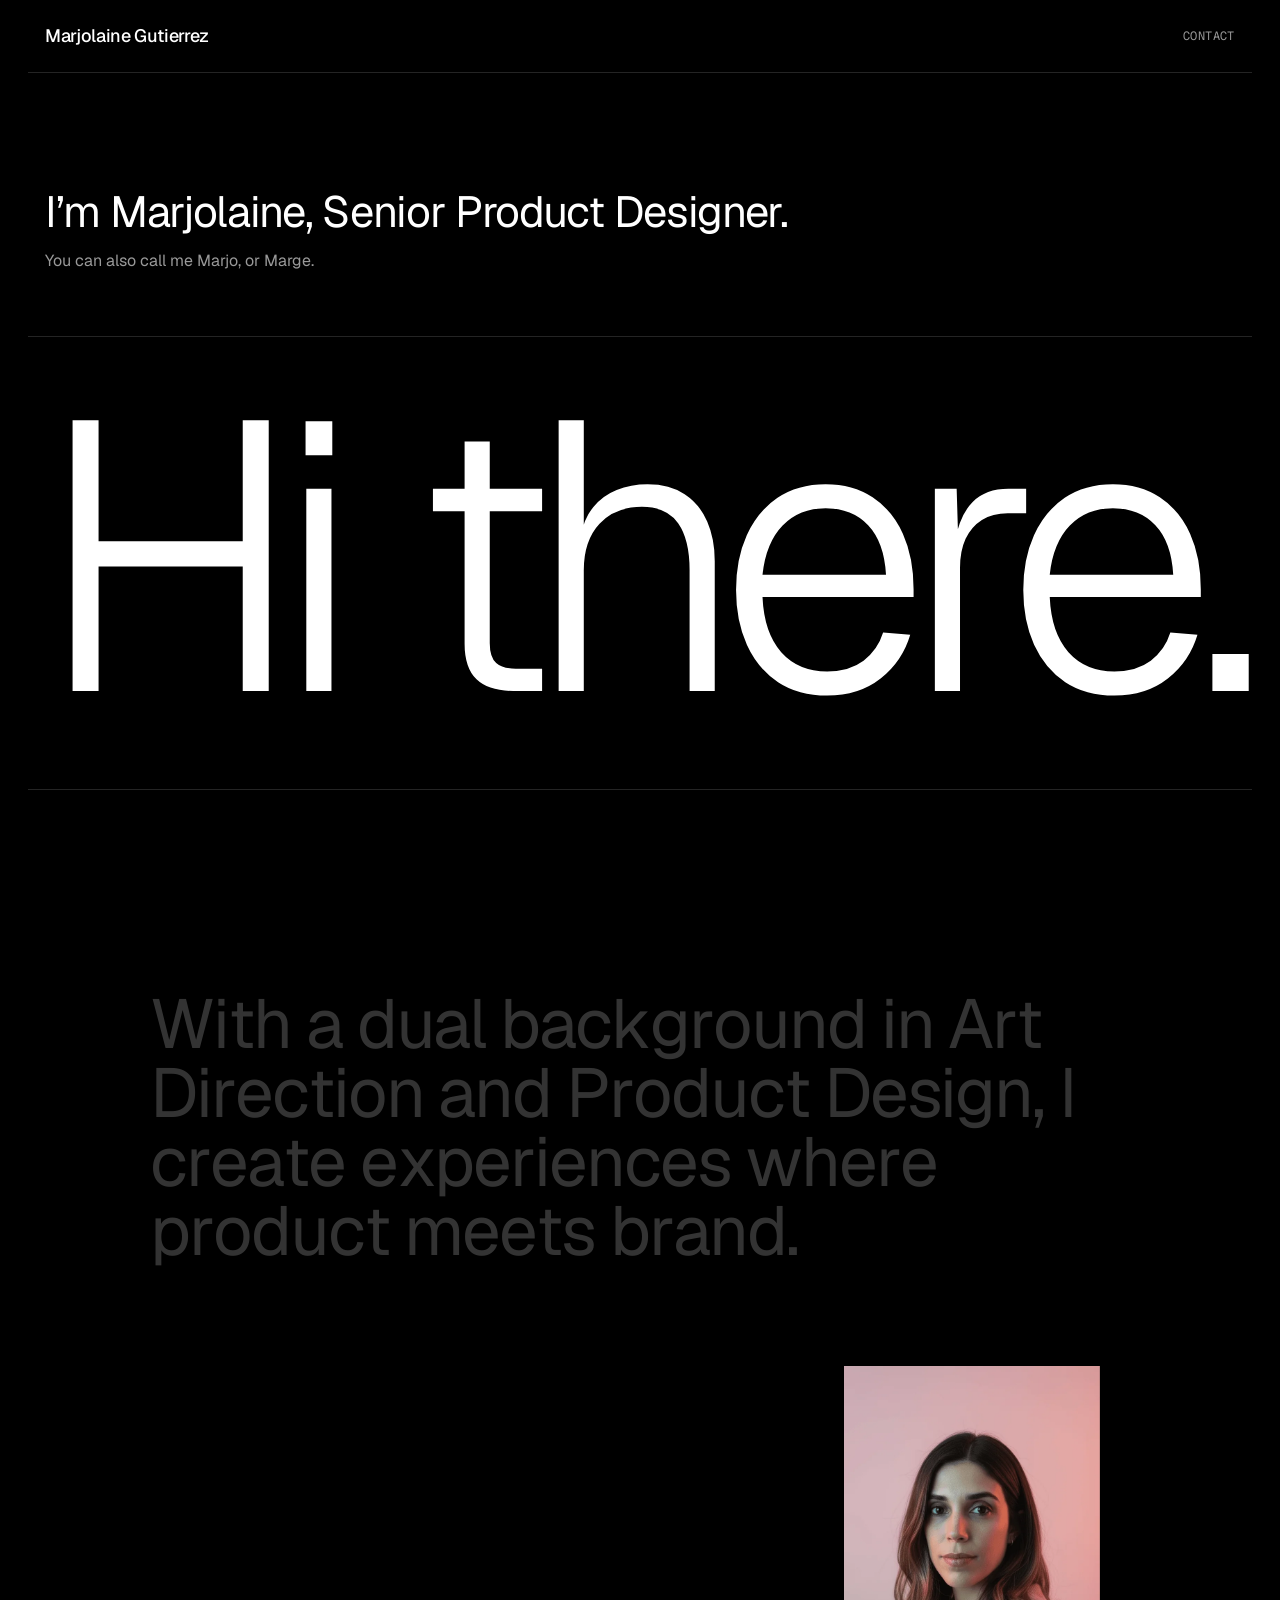
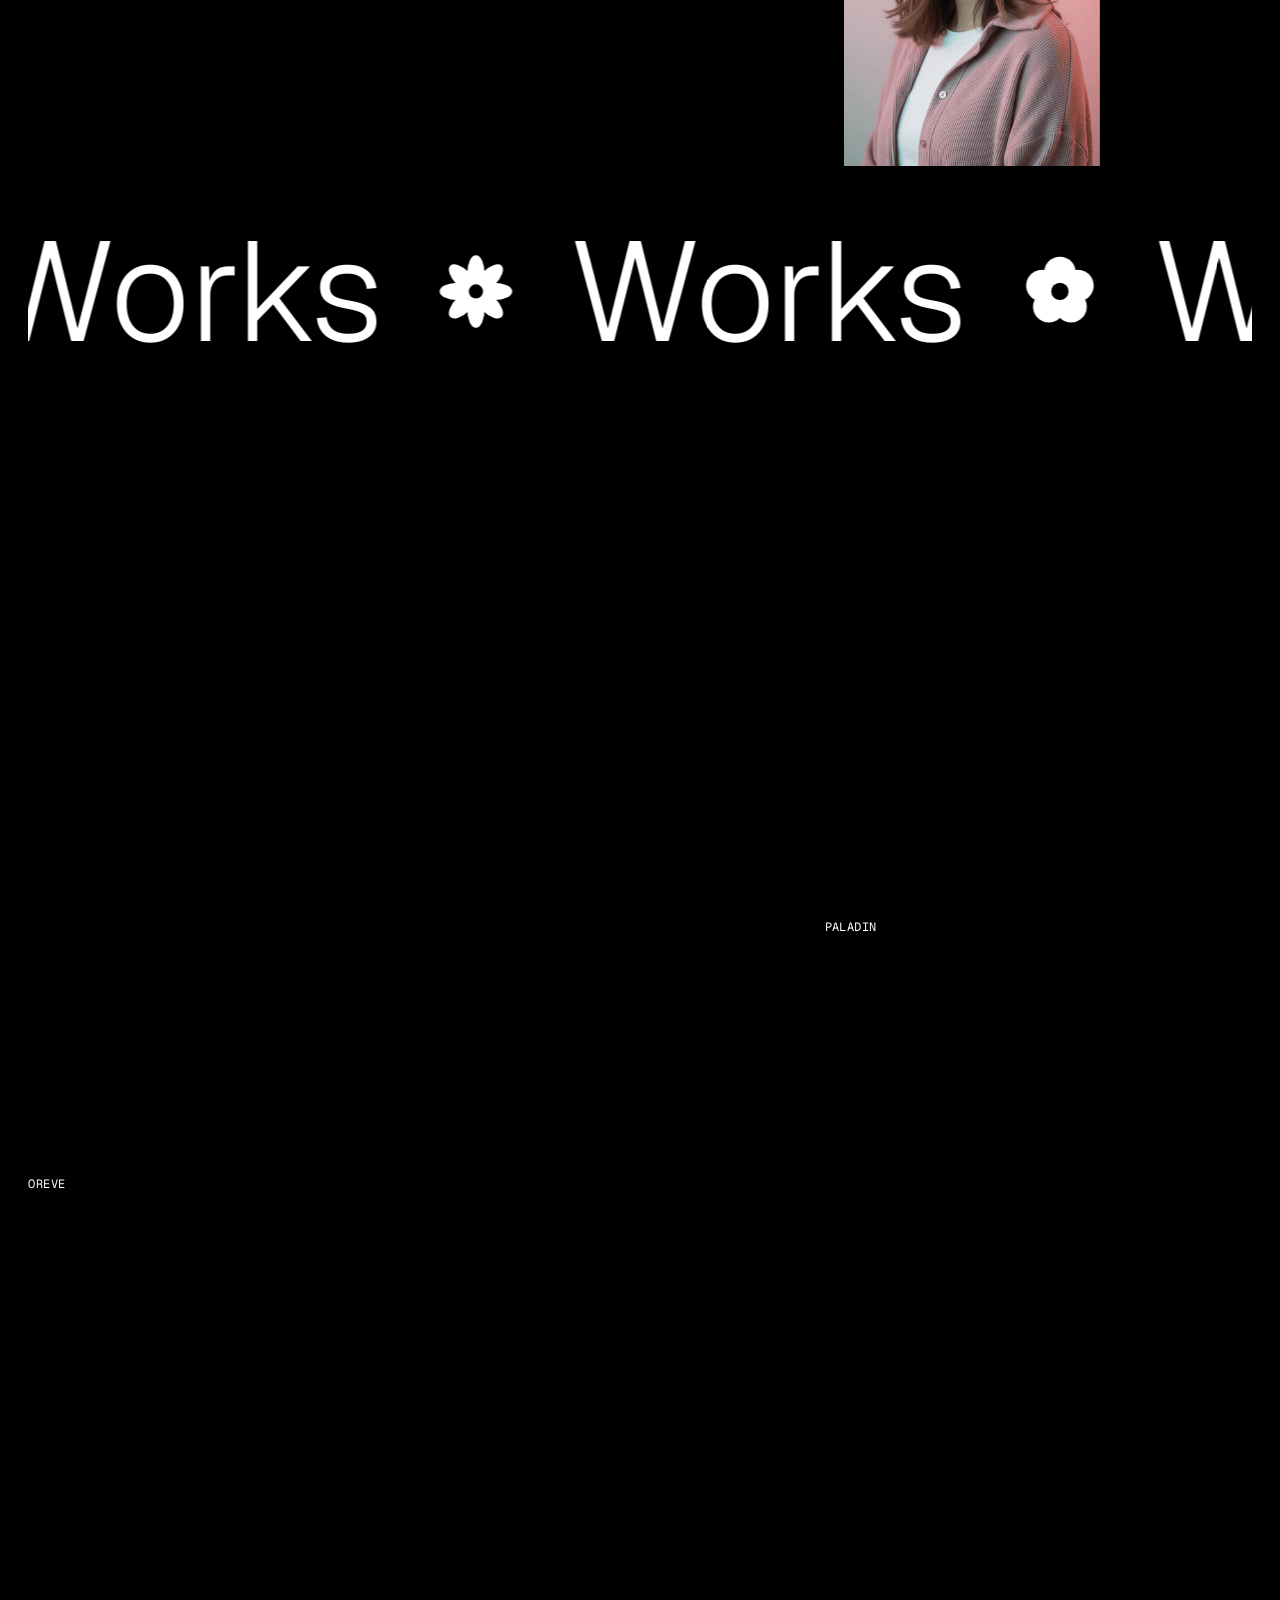
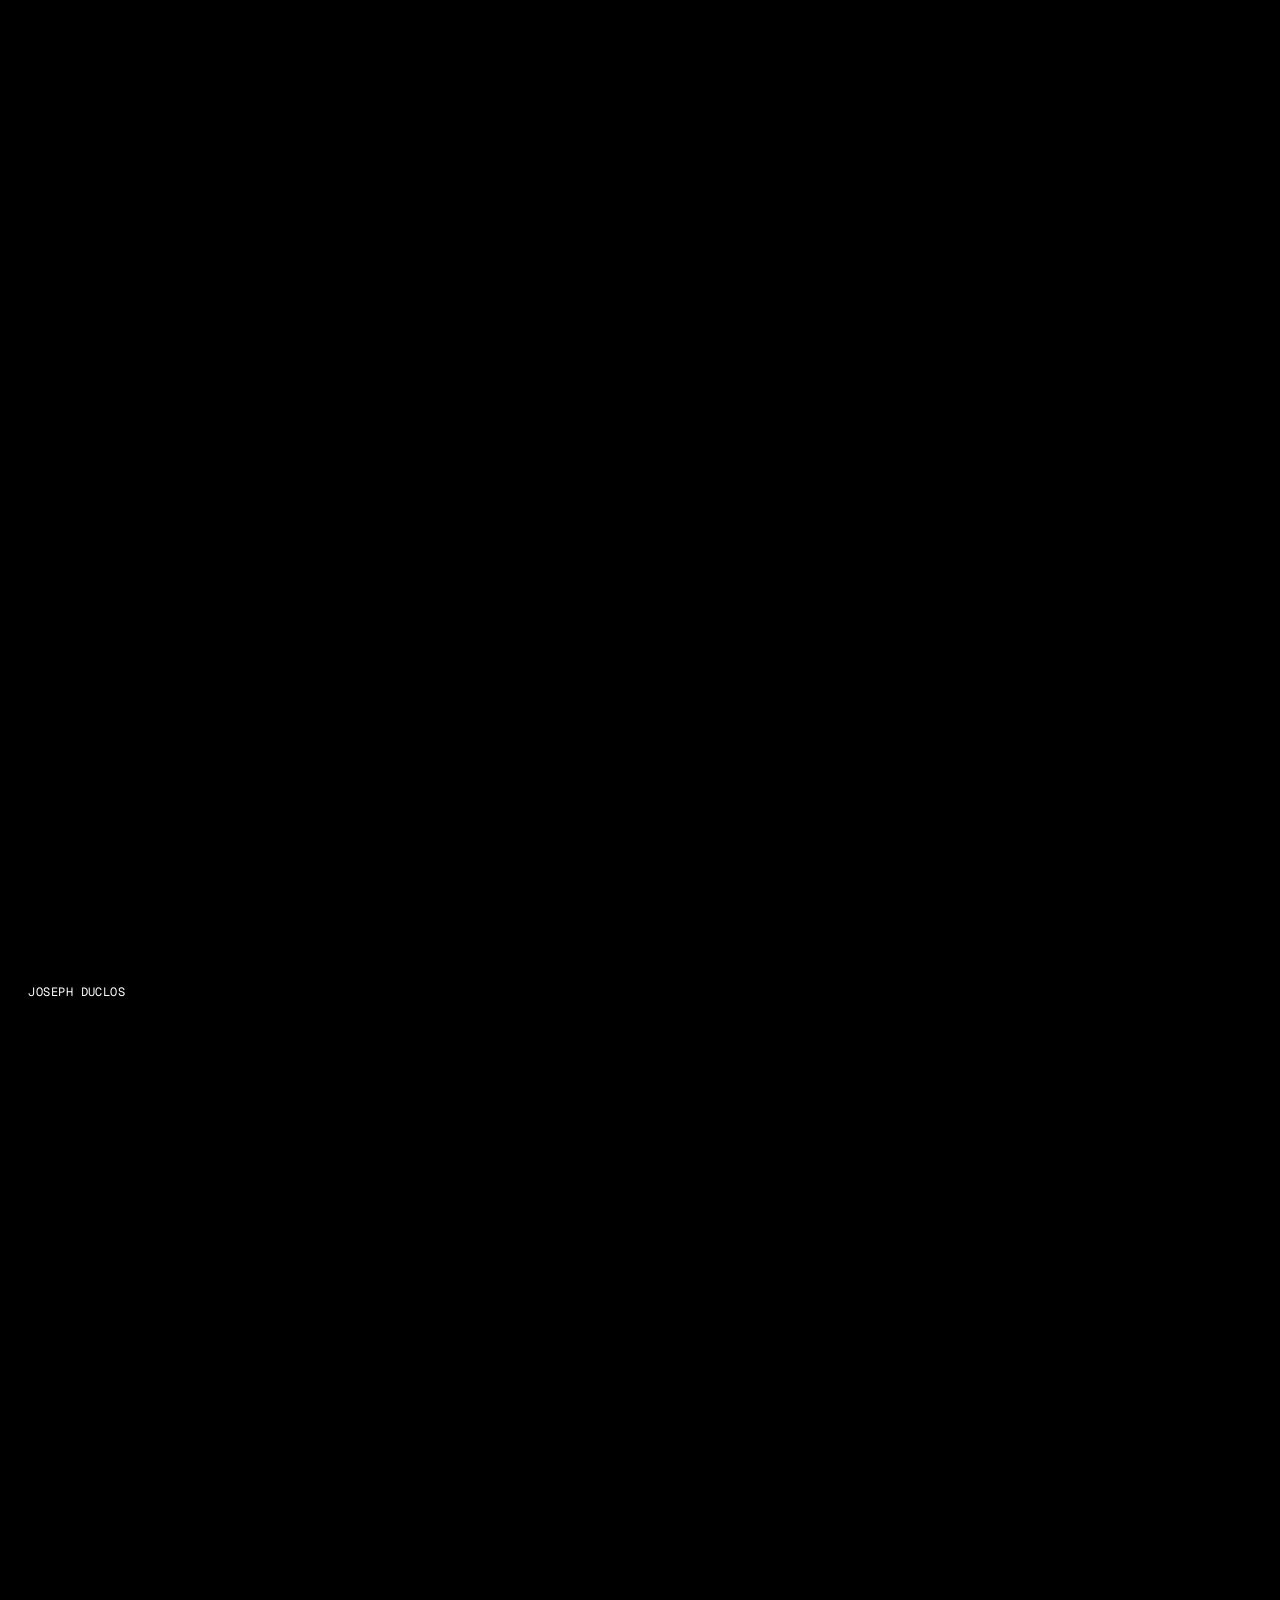
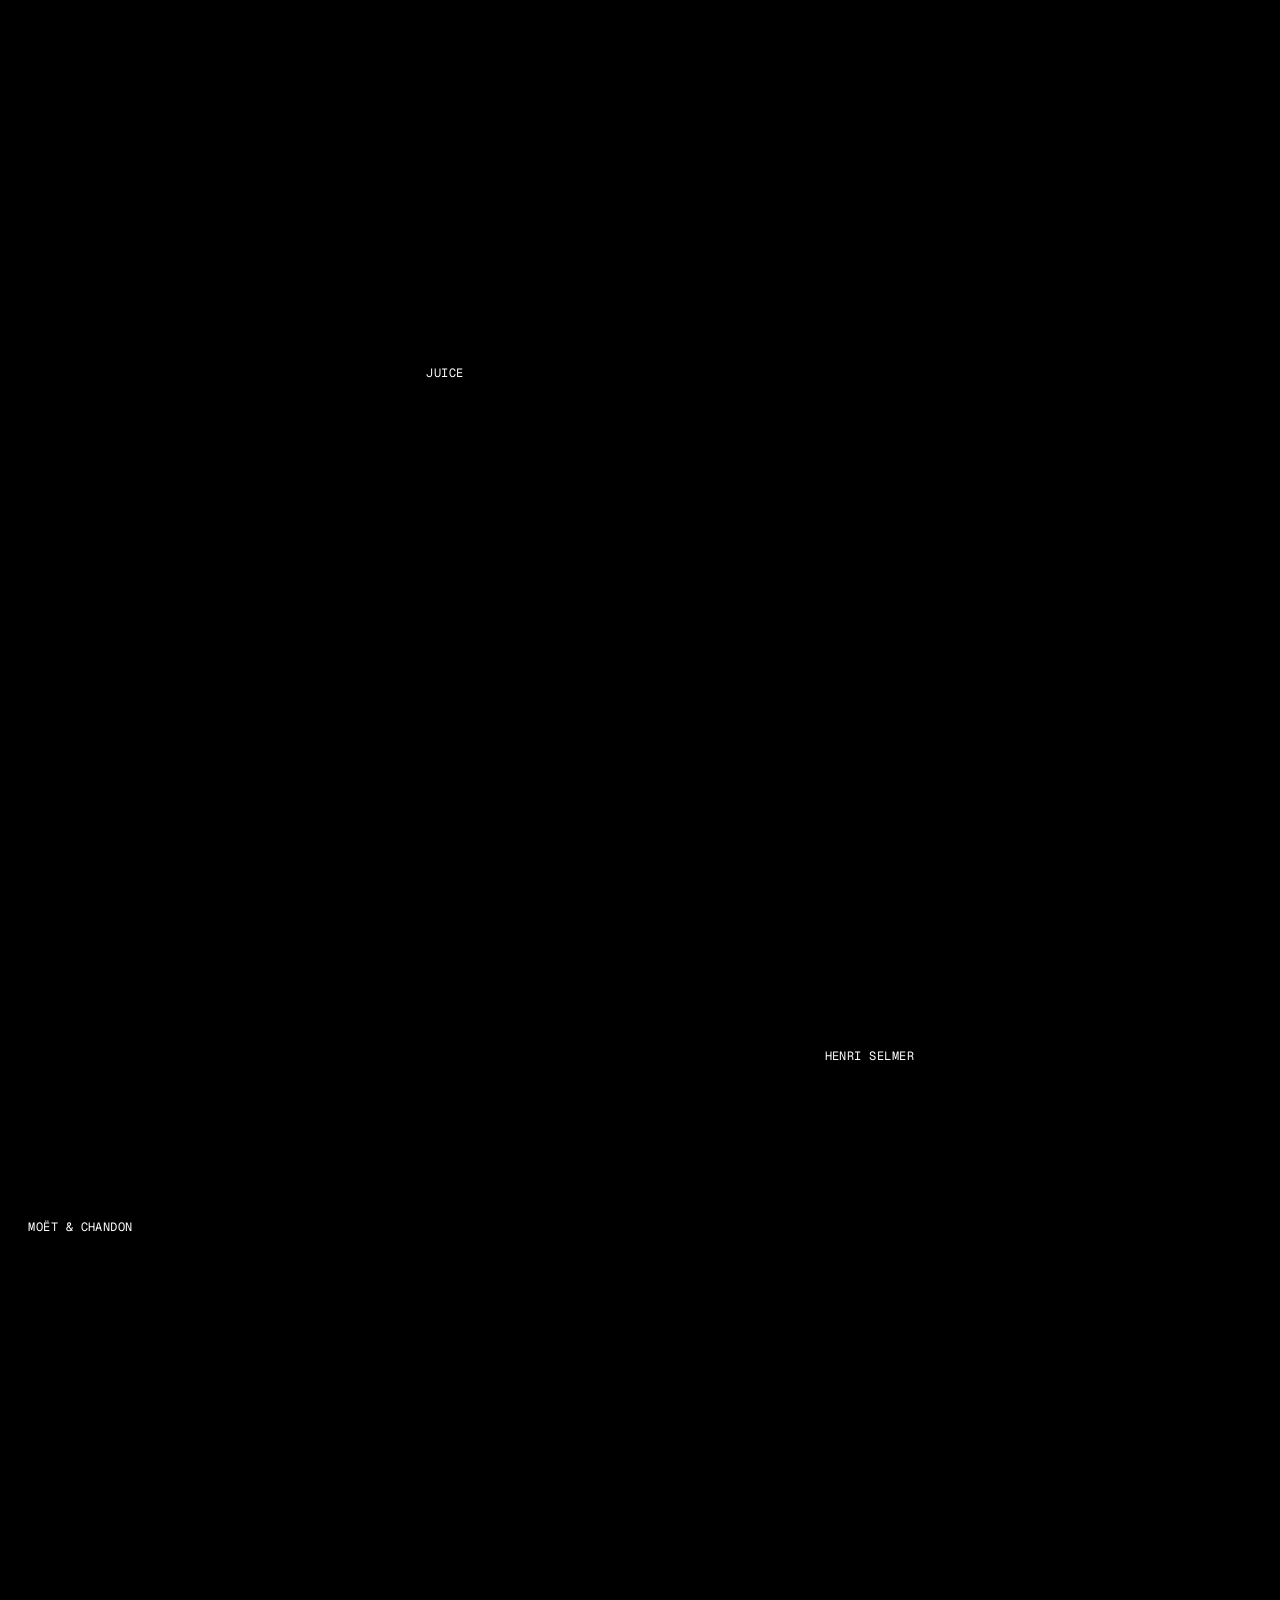
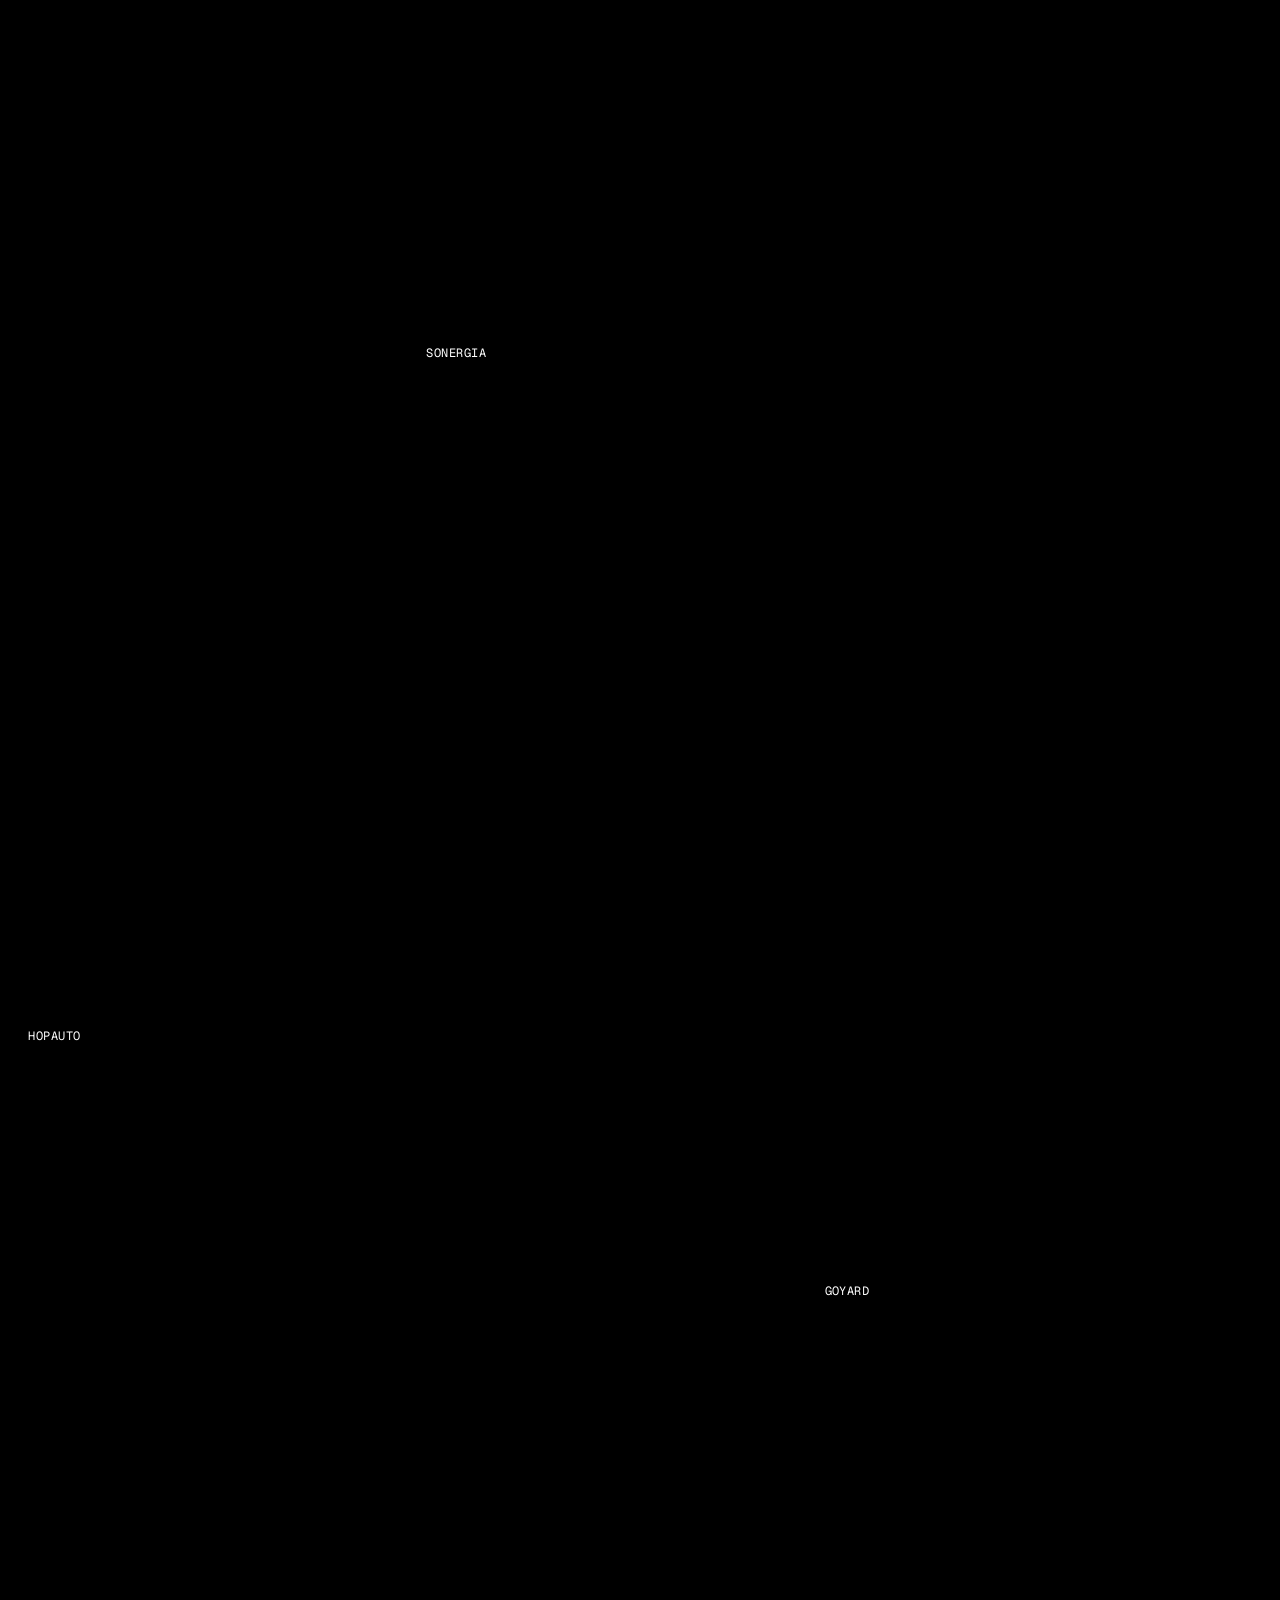
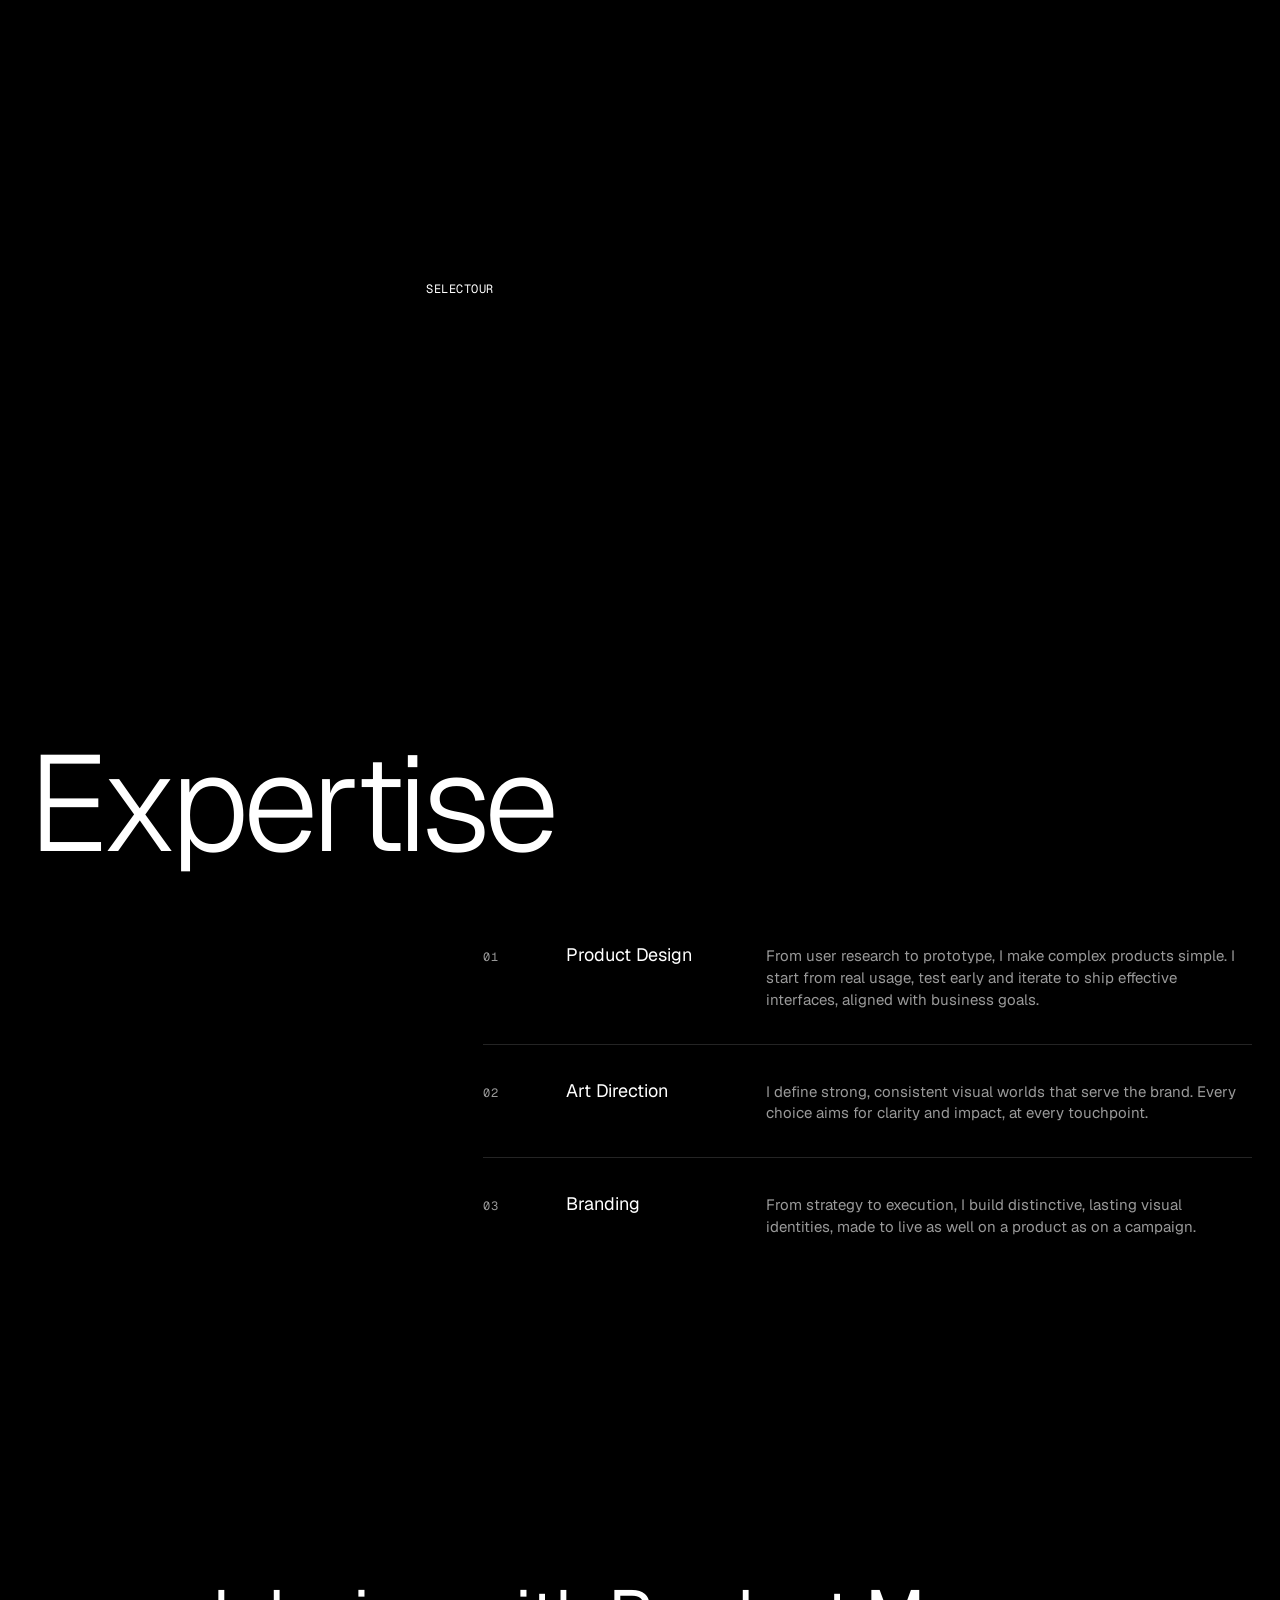
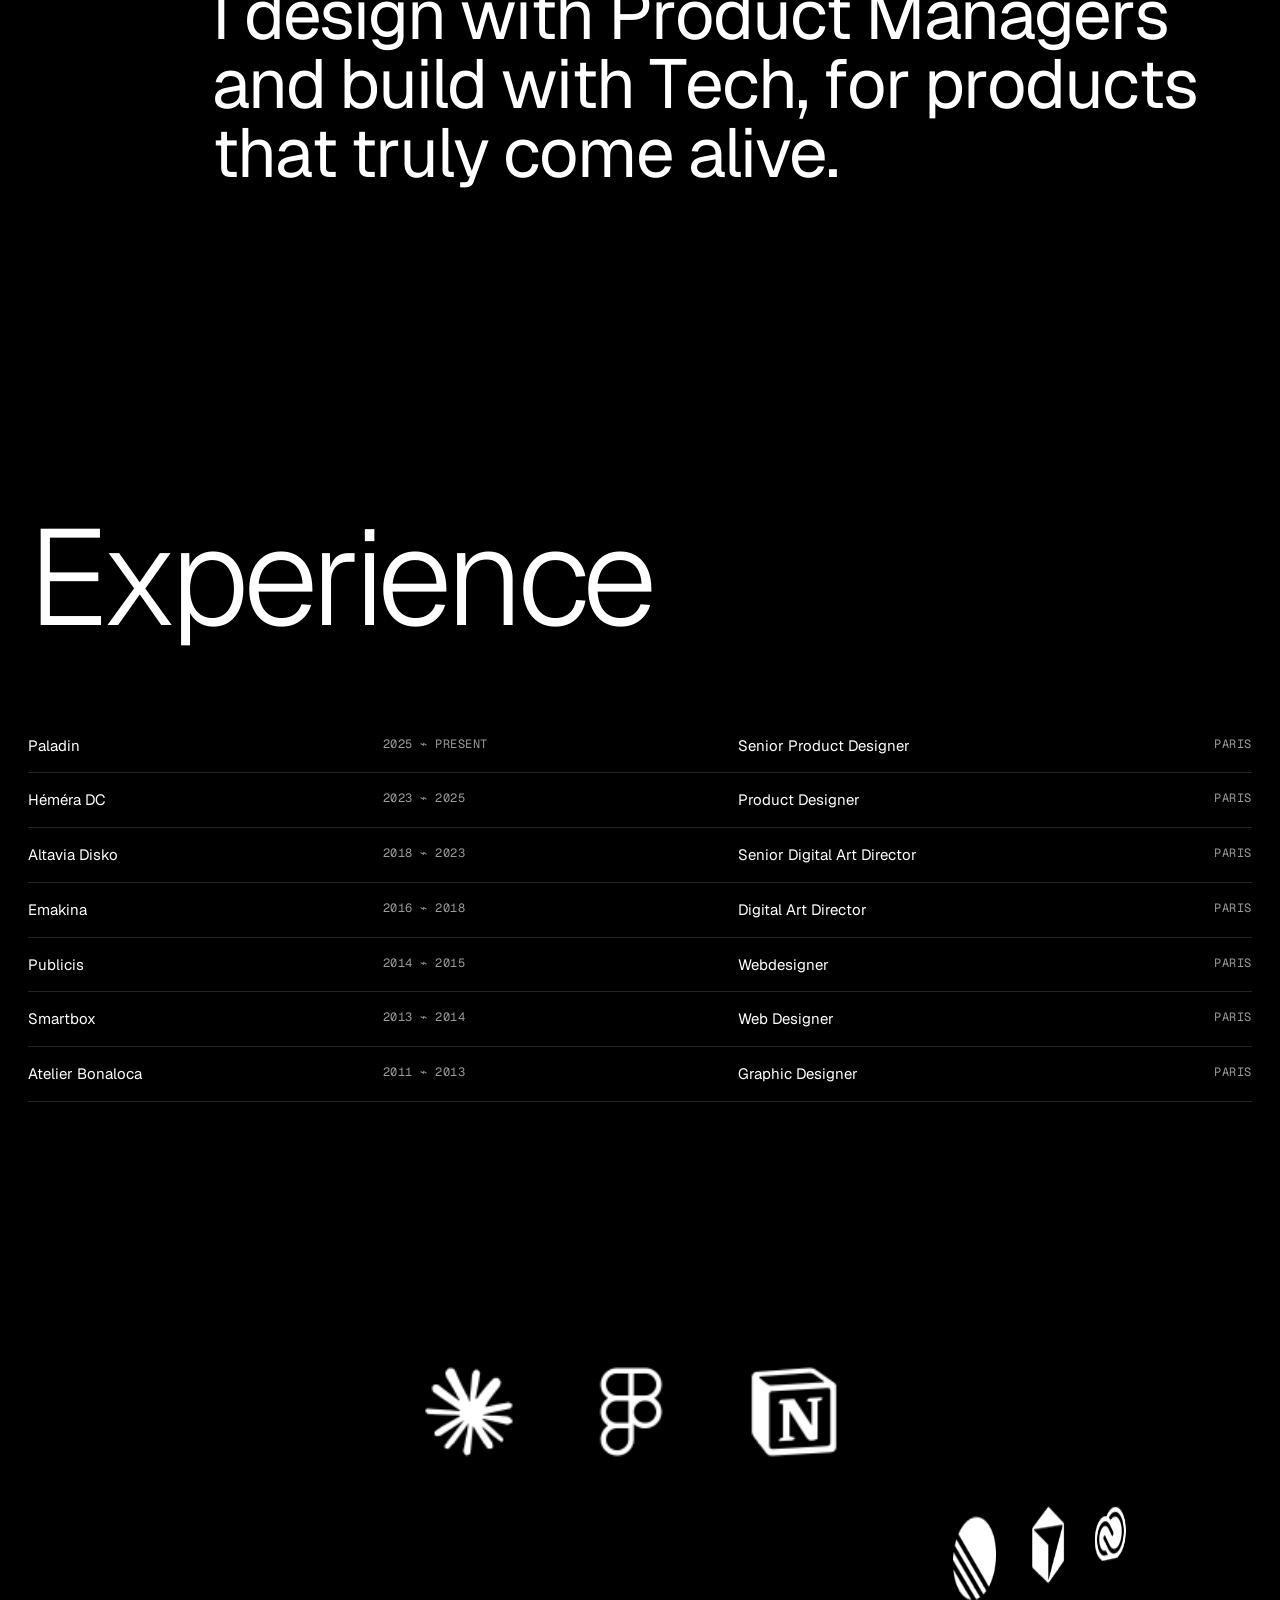
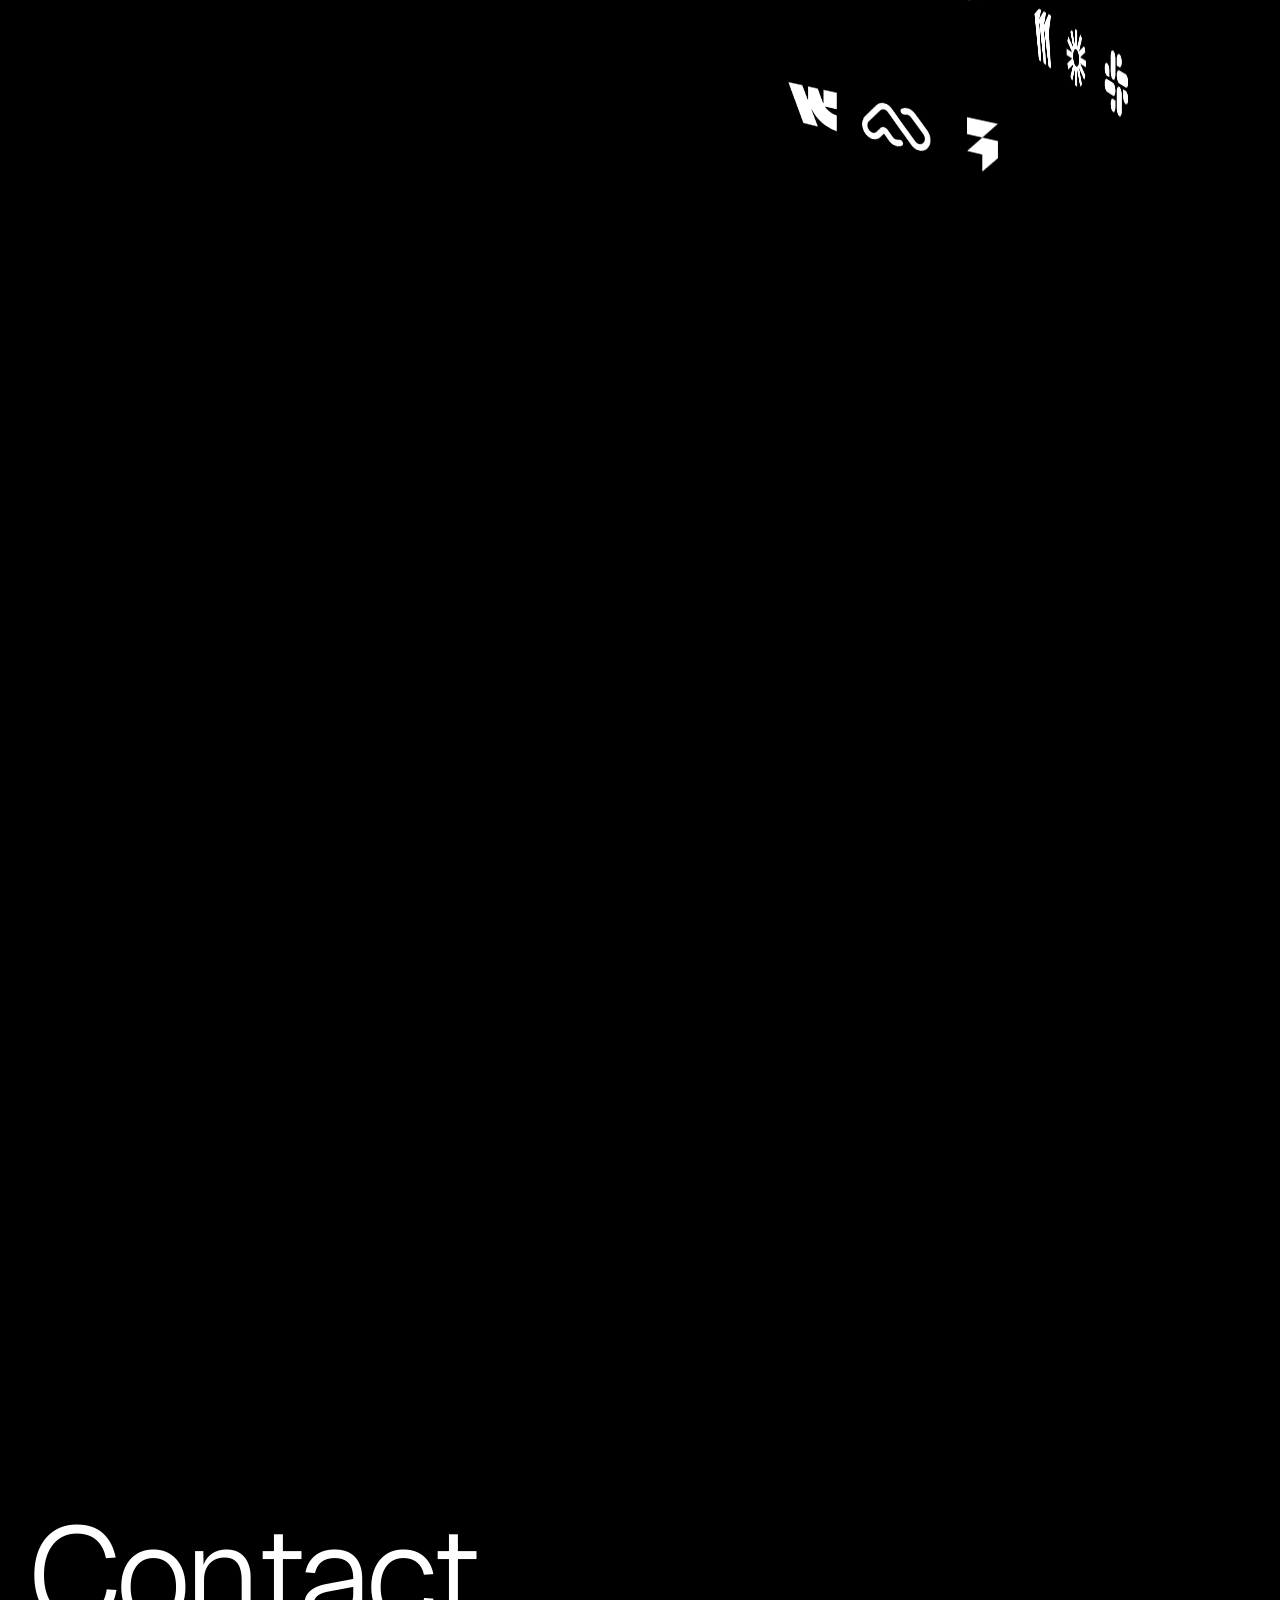
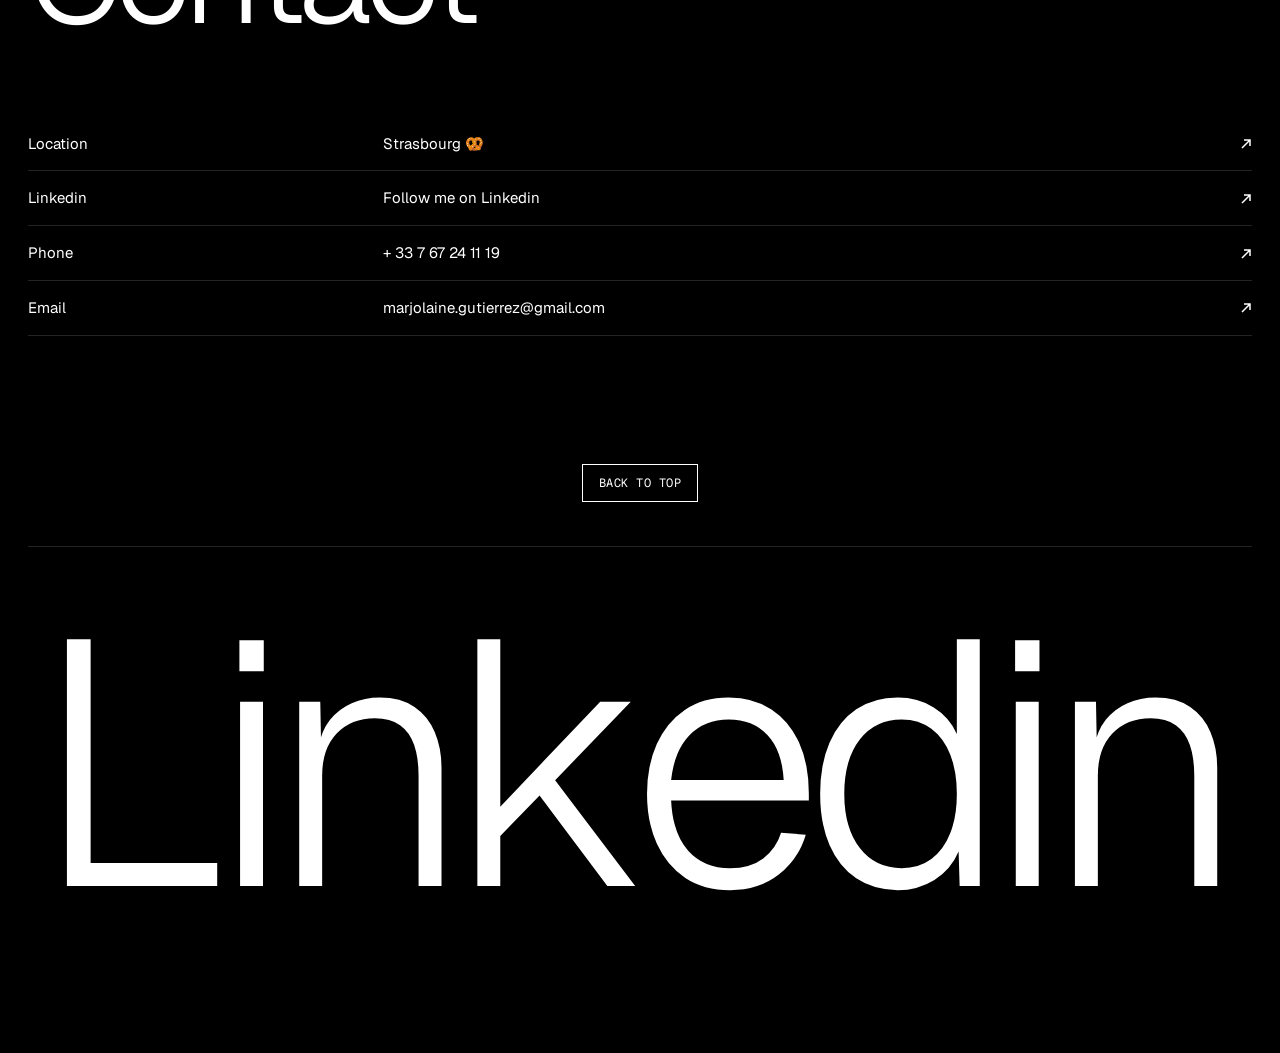
<file: index.html>
<!DOCTYPE html>
<html lang="en">
<head>
  <meta charset="utf-8">
  <meta name="viewport" content="width=device-width, initial-scale=1">
  <title>Marjolaine Gutierrez・Senior Product Designer</title>
  <meta name="description" content="Senior Product Designer. Dual expertise in Art Direction and Product Design, where product meets brand.">
  <meta property="og:title" content="Marjolaine Gutierrez・Senior Product Designer">
  <meta property="og:description" content="Dual expertise in Art Direction and Product Design.">
  <meta property="og:image" content="https://marjolainegutierrez.fr/assets/images/portrait.webp">
  <link rel="preload" href="assets/fonts/geist.woff2" as="font" type="font/woff2" crossorigin>
  <link rel="icon" href="data:image/svg+xml,%3Csvg xmlns=%22http://www.w3.org/2000/svg%22 viewBox=%220 0 100 100%22%3E%3Ctext y=%22.9em%22 font-size=%2290%22%3E%F0%9F%8C%9A%3C/text%3E%3C/svg%3E">
  <link rel="stylesheet" href="assets/style.css">
  <style>.hero-name .fit.gothic .m-mask:last-child { margin-right: 0; } .hero-name-move { padding-inline: 0.6%; }
    .contact-sec { margin-top: calc(-1 * min(28svh, 260px)); position: relative; z-index: 1; scroll-margin-top: 10vh; }
    .contact-rows { margin: 0; padding: 0; list-style: none; font-size: 15px; font-weight: 400; }
    .contact-rows li { position: relative; }
    .contact-rows a { display: grid; grid-template-columns: 29% 1fr auto; align-items: center; padding: 18px 0; }
    .contact-rows li::before { content: ""; position: absolute; inset: auto 0 0 0; height: 1px; background: var(--fg); transform: scaleX(0); transform-origin: left; transition: transform 0.9s var(--ease); z-index: 1; }
    .contact-rows li:hover::before { transform: scaleX(1); }
    .contact-rows .arrow { width: 12px; height: 12px; transition: transform 0.4s var(--ease); }
    .contact-rows a:hover .arrow { transform: translate(2px, -2px); }
    .page-home .back-top-row { margin-top: 0; padding-top: 0; }
    @media (hover: none) { .contact-rows li:hover::before { transform: scaleX(0); } }
    @media (max-width: 1024px) { .contact-sec { margin-top: -18svh; } .page-home .back-top-row { padding-top: 0; } }
    @media (max-width: 700px) {
      .contact-rows a { grid-template-columns: 1fr auto; row-gap: 4px; padding: 14px 0; font-size: 13px; }
      .contact-rows .c-label { grid-column: 1; grid-row: 1; font-family: var(--mono); font-size: 11px; letter-spacing: 0.04em; text-transform: uppercase; color: var(--muted); }
      .contact-rows .c-value { grid-column: 1; grid-row: 2; }
      .contact-rows .arrow { grid-column: 2; grid-row: 1 / 3; }
    }
    /* Bandeau Works : fleurs plus proches du texte */
    .marquee-item { gap: clamp(26px, 4.2vw, 66px); padding-right: clamp(26px, 4.2vw, 66px); }
    /* Expertise : textes à la même taille que Experience et Contact */
    .expertise-list li { align-items: baseline; }
    .expertise-list p { font-size: 15px; line-height: 1.45; max-width: 32em; }
    @media (max-width: 700px) { .expertise-list p { font-size: 13px; } }
    /* Vignettes liquides (WebGL, voir assets/liquid.js) : le HTML garde la mise en page, le calque dessine l'image */
    .liquid-stage { position: fixed; inset: 0; width: 100vw; height: 100vh; z-index: 5; pointer-events: none; }
    .has-liquid .page-home .card .media[data-reveal="image"] { opacity: 1; translate: 0 0; background: transparent; transition: none; }
    .has-liquid .page-home .card .media video { opacity: 0; }
    .page-home .card [data-reveal="image"] .plx, .page-home .card [data-reveal="image"].is-in .plx { --ps: 1.12; }
    /* Arrivée depuis une page projet : écran noir tenu jusqu'à ce que la page soit en place */
    html.is-arriving::after { content: ""; position: fixed; inset: 0; background: #000; z-index: 299; }
</style>
  <script>
    (() => {
      let wipe = false, y = null;
      try { wipe = !!sessionStorage.getItem("wipe"); y = sessionStorage.getItem("homeY"); sessionStorage.removeItem("homeY"); } catch (_) {}
      const nav = (performance.getEntriesByType && performance.getEntriesByType("navigation")[0]) || {};
      const back = nav.type === "back_forward";
      window.__homeSkipIntro = wipe || back || !!location.hash;
      window.__homeReturn = (wipe || back) && y !== null && !/#contact$/.test(location.hash) ? Number(y) : null;
      // on revient à la position quittée : l'ancre ne doit pas faire sauter la page ensuite
      if (window.__homeReturn != null && location.hash) history.replaceState(null, "", location.pathname + location.search);
      if (wipe) document.documentElement.classList.add("is-arriving");
    })();
  </script>
</head>
<body id="top" class="intro page-home">

  <header class="site-header wrap">
    <div class="bar">
      <a href="index.html" class="logo gothic">Marjolaine Gutierrez</a>
      <nav class="nav" aria-label="Main navigation">
        <a href="#contact"><span data-roll>Contact</span></a>
      </nav>
    </div>
    <hr class="rule">
  </header>

  <main>
    <section class="hero wrap">
      <div class="hero-intro">
        <h1>I’m Marjolaine, Senior Product Designer.</h1>
        <p>You can also call me Marjo, or Marge.</p>
      </div>
      <hr class="rule">
      <div class="hero-name">
        <span class="hero-name-move"><span class="fit gothic" aria-hidden="true">Hi there.</span></span>
      </div>
      <hr class="rule">
    </section>

    <section class="statement-section wrap">
      <p class="statement">With a dual background in Art Direction and Product Design, I create experiences where product meets brand.</p>
      <div class="about-portrait"><div class="media" data-reveal="image">
        <img src="assets/images/portrait.webp" alt="Portrait of Marjolaine Gutierrez" width="326" height="400"></div>
      </div>
    </section>

    <section class="projects-section" aria-labelledby="projets">
      <h2 id="projets" class="sr-only" style="position:absolute;left:-9999px">Works</h2>
      <div class="wrap">
        <div class="marquee gothic" aria-hidden="true" data-reveal="fade">
          <div class="marquee-track">
            <div class="marquee-item">Works <svg class="mq-star" viewBox="0 0 100 100" aria-hidden="true"><g fill="currentColor"><ellipse cx="50" cy="27" rx="11" ry="23" transform="rotate(0 50 50)"/><ellipse cx="50" cy="27" rx="11" ry="23" transform="rotate(45 50 50)"/><ellipse cx="50" cy="27" rx="11" ry="23" transform="rotate(90 50 50)"/><ellipse cx="50" cy="27" rx="11" ry="23" transform="rotate(135 50 50)"/><ellipse cx="50" cy="27" rx="11" ry="23" transform="rotate(180 50 50)"/><ellipse cx="50" cy="27" rx="11" ry="23" transform="rotate(225 50 50)"/><ellipse cx="50" cy="27" rx="11" ry="23" transform="rotate(270 50 50)"/><ellipse cx="50" cy="27" rx="11" ry="23" transform="rotate(315 50 50)"/></g><circle cx="50" cy="50" r="9" style="fill: var(--bg)"/></svg></div>
            <div class="marquee-item">Works <svg class="mq-star" viewBox="0 0 100 100" aria-hidden="true"><g fill="currentColor"><circle cx="50" cy="26" r="20" transform="rotate(0 50 50)"/><circle cx="50" cy="26" r="20" transform="rotate(72 50 50)"/><circle cx="50" cy="26" r="20" transform="rotate(144 50 50)"/><circle cx="50" cy="26" r="20" transform="rotate(216 50 50)"/><circle cx="50" cy="26" r="20" transform="rotate(288 50 50)"/></g><circle cx="50" cy="50" r="11" style="fill: var(--bg)"/></svg></div>
            <div class="marquee-item">Works <svg class="mq-star" viewBox="0 0 100 100" aria-hidden="true"><g fill="currentColor"><ellipse cx="50" cy="27" rx="11" ry="23" transform="rotate(0 50 50)"/><ellipse cx="50" cy="27" rx="11" ry="23" transform="rotate(45 50 50)"/><ellipse cx="50" cy="27" rx="11" ry="23" transform="rotate(90 50 50)"/><ellipse cx="50" cy="27" rx="11" ry="23" transform="rotate(135 50 50)"/><ellipse cx="50" cy="27" rx="11" ry="23" transform="rotate(180 50 50)"/><ellipse cx="50" cy="27" rx="11" ry="23" transform="rotate(225 50 50)"/><ellipse cx="50" cy="27" rx="11" ry="23" transform="rotate(270 50 50)"/><ellipse cx="50" cy="27" rx="11" ry="23" transform="rotate(315 50 50)"/></g><circle cx="50" cy="50" r="9" style="fill: var(--bg)"/></svg></div>
            <div class="marquee-item">Works <svg class="mq-star" viewBox="0 0 100 100" aria-hidden="true"><g fill="currentColor"><circle cx="50" cy="26" r="20" transform="rotate(0 50 50)"/><circle cx="50" cy="26" r="20" transform="rotate(72 50 50)"/><circle cx="50" cy="26" r="20" transform="rotate(144 50 50)"/><circle cx="50" cy="26" r="20" transform="rotate(216 50 50)"/><circle cx="50" cy="26" r="20" transform="rotate(288 50 50)"/></g><circle cx="50" cy="50" r="11" style="fill: var(--bg)"/></svg></div>
            <div class="marquee-item">Works <svg class="mq-star" viewBox="0 0 100 100" aria-hidden="true"><g fill="currentColor"><ellipse cx="50" cy="27" rx="11" ry="23" transform="rotate(0 50 50)"/><ellipse cx="50" cy="27" rx="11" ry="23" transform="rotate(45 50 50)"/><ellipse cx="50" cy="27" rx="11" ry="23" transform="rotate(90 50 50)"/><ellipse cx="50" cy="27" rx="11" ry="23" transform="rotate(135 50 50)"/><ellipse cx="50" cy="27" rx="11" ry="23" transform="rotate(180 50 50)"/><ellipse cx="50" cy="27" rx="11" ry="23" transform="rotate(225 50 50)"/><ellipse cx="50" cy="27" rx="11" ry="23" transform="rotate(270 50 50)"/><ellipse cx="50" cy="27" rx="11" ry="23" transform="rotate(315 50 50)"/></g><circle cx="50" cy="50" r="9" style="fill: var(--bg)"/></svg></div>
            <div class="marquee-item">Works <svg class="mq-star" viewBox="0 0 100 100" aria-hidden="true"><g fill="currentColor"><circle cx="50" cy="26" r="20" transform="rotate(0 50 50)"/><circle cx="50" cy="26" r="20" transform="rotate(72 50 50)"/><circle cx="50" cy="26" r="20" transform="rotate(144 50 50)"/><circle cx="50" cy="26" r="20" transform="rotate(216 50 50)"/><circle cx="50" cy="26" r="20" transform="rotate(288 50 50)"/></g><circle cx="50" cy="50" r="11" style="fill: var(--bg)"/></svg></div>
            <div class="marquee-item">Works <svg class="mq-star" viewBox="0 0 100 100" aria-hidden="true"><g fill="currentColor"><ellipse cx="50" cy="27" rx="11" ry="23" transform="rotate(0 50 50)"/><ellipse cx="50" cy="27" rx="11" ry="23" transform="rotate(45 50 50)"/><ellipse cx="50" cy="27" rx="11" ry="23" transform="rotate(90 50 50)"/><ellipse cx="50" cy="27" rx="11" ry="23" transform="rotate(135 50 50)"/><ellipse cx="50" cy="27" rx="11" ry="23" transform="rotate(180 50 50)"/><ellipse cx="50" cy="27" rx="11" ry="23" transform="rotate(225 50 50)"/><ellipse cx="50" cy="27" rx="11" ry="23" transform="rotate(270 50 50)"/><ellipse cx="50" cy="27" rx="11" ry="23" transform="rotate(315 50 50)"/></g><circle cx="50" cy="50" r="9" style="fill: var(--bg)"/></svg></div>
            <div class="marquee-item">Works <svg class="mq-star" viewBox="0 0 100 100" aria-hidden="true"><g fill="currentColor"><circle cx="50" cy="26" r="20" transform="rotate(0 50 50)"/><circle cx="50" cy="26" r="20" transform="rotate(72 50 50)"/><circle cx="50" cy="26" r="20" transform="rotate(144 50 50)"/><circle cx="50" cy="26" r="20" transform="rotate(216 50 50)"/><circle cx="50" cy="26" r="20" transform="rotate(288 50 50)"/></g><circle cx="50" cy="50" r="11" style="fill: var(--bg)"/></svg></div>
          </div>
        </div>
      </div>

      <div class="projects wrap">
        <!-- Liens vers les études de cas Framer en attendant leur migration -->
        <div class="projects-grid">
          <a class="card c-r " style="--y:0%" href="paladin.html">
            <div class="media" data-reveal="image"><div class="plx"><video muted loop playsinline preload="none" poster="assets/images/paladin-cover.svg" aria-hidden="true"></video></div></div>
            <span class="label" data-reveal="fade">Paladin</span>
          </a>
          <a class="card c-l " style="--y:4.04%" href="oreve.html">
            <div class="media" data-reveal="image"><div class="plx"><video muted loop playsinline preload="none" poster="assets/images/oreve.webp" data-src="assets/videos/oreve.mp4" aria-hidden="true"></video></div></div>
            <span class="label" data-reveal="fade">Oreve</span>
          </a>
          <a class="card c-c " style="--y:15.46%" href="renault.html">
            <div class="media" data-reveal="image"><div class="plx"><video muted loop playsinline preload="none" poster="assets/images/renault.webp" data-src="assets/videos/renault.mp4" aria-hidden="true"></video></div></div>
            <span class="label" data-reveal="fade">Renault</span>
          </a>
          <a class="card card--tall c-l " style="--y:24.87%" href="joseph-duclos.html">
            <div class="media" data-reveal="image"><div class="plx"><video muted loop playsinline preload="none" poster="assets/images/joseph-duclos.webp" data-src="assets/videos/joseph-duclos.mp4" aria-hidden="true"></video></div></div>
            <span class="label" data-reveal="fade">Joseph Duclos</span>
          </a>
          <a class="card c-r " style="--y:30.25%" href="helena-rubinstein.html">
            <div class="media" data-reveal="image"><div class="plx"><video muted loop playsinline preload="none" poster="assets/images/helena-rubinstein.webp" data-src="assets/videos/helena-rubinstein.mp4" aria-hidden="true"></video></div></div>
            <span class="label" data-reveal="fade">Helena Rubinstein</span>
          </a>
          <a class="card c-c " style="--y:41.67%" href="juice.html">
            <div class="media" data-reveal="image"><div class="plx"><video muted loop playsinline preload="none" poster="assets/images/juice.webp" data-src="assets/videos/juice.mp4" aria-hidden="true"></video></div></div>
            <span class="label" data-reveal="fade">Juice</span>
          </a>
          <a class="card c-r " style="--y:52.42%" href="henri-selmer.html">
            <div class="media" data-reveal="image"><div class="plx"><video muted loop playsinline preload="none" poster="assets/images/henri-selmer.webp" data-src="assets/videos/henri-selmer.mp4" aria-hidden="true"></video></div></div>
            <span class="label" data-reveal="fade">Henri Selmer</span>
          </a>
          <a class="card c-l " style="--y:55.11%" href="moet-chandon.html">
            <div class="media" data-reveal="image"><div class="plx"><video muted loop playsinline preload="none" poster="assets/images/moet-chandon.webp" data-src="assets/videos/moet-chandon.mp4" aria-hidden="true"></video></div></div>
            <span class="label" data-reveal="fade">Moët &amp; Chandon</span>
          </a>
          <a class="card c-c " style="--y:66.54%" href="sonergia.html">
            <div class="media" data-reveal="image"><div class="plx"><video muted loop playsinline preload="none" poster="assets/images/sonergia.webp" data-src="assets/videos/sonergia.mp4" aria-hidden="true"></video></div></div>
            <span class="label" data-reveal="fade">Sonergia</span>
          </a>
          <a class="card c-l " style="--y:77.29%" href="hopauto.html">
            <div class="media" data-reveal="image"><div class="plx"><video muted loop playsinline preload="none" poster="assets/images/hopauto.webp" data-src="assets/videos/hopauto.mp4" aria-hidden="true"></video></div></div>
            <span class="label" data-reveal="fade">Hopauto</span>
          </a>
          <a class="card c-r " style="--y:81.32%" href="goyard.html">
            <div class="media" data-reveal="image"><div class="plx"><video muted loop playsinline preload="none" poster="assets/images/goyard.webp" data-src="assets/videos/goyard.mp4" aria-hidden="true"></video></div></div>
            <span class="label" data-reveal="fade">Goyard</span>
          </a>
          <a class="card card--wide c-c " style="--y:90.73%" href="selectour.html">
            <div class="media" data-reveal="image"><div class="plx"><video muted loop playsinline preload="none" poster="assets/images/selectour.webp" data-src="assets/videos/selectour.mp4" aria-hidden="true"></video></div></div>
            <span class="label" data-reveal="fade">Selectour</span>
          </a>
        </div>
      </div>
    </section>

    <section class="section wrap" aria-labelledby="expertise">
      <h2 id="expertise" class="section-title gothic" data-reveal="chars">Expertise</h2>
      <ol class="expertise-list" data-reveal="rows">
        <li>
          <span class="num">01</span>
          <h3>Product Design</h3>
          <p>From user research to prototype, I make complex products simple. I start from real usage, test early and iterate to ship effective interfaces, aligned with business goals.</p>
        </li>
        <li>
          <span class="num">02</span>
          <h3>Art Direction</h3>
          <p>I define strong, consistent visual worlds that serve the brand. Every choice aims for clarity and impact, at every touchpoint.</p>
        </li>
        <li>
          <span class="num">03</span>
          <h3>Branding</h3>
          <p>From strategy to execution, I build distinctive, lasting visual identities, made to live as well on a product as on a campaign.</p>
        </li>
      </ol>
    </section>

    <section class="statement-section wrap">
      <p class="statement statement--narrow">I design with Product Managers and build with Tech, for products that truly come alive.</p>
    </section>

    <section class="section wrap" aria-labelledby="experience">
      <h2 id="experience" class="section-title gothic" data-reveal="chars">Experience</h2>
      <ul class="experience" data-reveal="rows">
          <li><span>Paladin</span><span>2025 ⌁ present</span><span>Senior Product Designer</span><span>Paris</span></li>
          <li><span>Héméra DC</span><span>2023 ⌁ 2025</span><span>Product Designer</span><span>Paris</span></li>
          <li><span>Altavia Disko</span><span>2018 ⌁ 2023</span><span>Senior Digital Art Director</span><span>Paris</span></li>
          <li><span>Emakina</span><span>2016 ⌁ 2018</span><span>Digital Art Director</span><span>Paris</span></li>
          <li><span>Publicis</span><span>2014 ⌁ 2015</span><span>Webdesigner</span><span>Paris</span></li>
          <li><span>Smartbox</span><span>2013 ⌁ 2014</span><span>Web Designer</span><span>Paris</span></li>
          <li><span>Atelier Bonaloca</span><span>2011 ⌁ 2013</span><span>Graphic Designer</span><span>Paris</span></li>
        </ul>
    </section>

    <section class="tools" aria-label="Tools">
      <div class="tools-track">
        <div class="tools-sticky">
          <div class="helix-scale">
            <div class="helix">
              <div class="helix-row"><figure class="helix-face helix-face--first"><img src="assets/images/tools-figma.png" alt="Figma / Lovable"></figure></div>
              <div class="helix-row" style="--r:45deg"><figure class="helix-face"><img src="assets/images/tools-slack.png" alt="Slack / Notion"></figure></div>
              <div class="helix-row" style="--r:90deg"><figure class="helix-face"><img src="assets/images/tools-adobe.png" alt="Adobe suite"></figure></div>
              <div class="helix-row" style="--r:135deg"><figure class="helix-face"><img src="assets/images/tools-framer.png" alt="Framer / Webflow"></figure></div>
            </div>
          </div>
        </div>
      </div>
    </section>
    <section class="section wrap contact-sec" id="contact" aria-labelledby="contact-title">
      <h2 id="contact-title" class="section-title gothic" data-reveal="chars">Contact</h2>
      <ul class="contact-rows" data-reveal="rows">
          <li><a href="https://maps.google.com/?q=Strasbourg" target="_blank" rel="noopener"><span class="c-label">Location</span><span class="c-value">Strasbourg 🥨</span><svg class="arrow" viewBox="0 0 12 12" aria-hidden="true"><path d="M2 10 10 2M4 2h6v6" fill="none" stroke="currentColor" stroke-width="1.5"/></svg></a></li>
          <li><a href="https://www.linkedin.com/in/marjolaine-gutierrez-75636482/" target="_blank" rel="noopener"><span class="c-label">Linkedin</span><span class="c-value">Follow me on Linkedin</span><svg class="arrow" viewBox="0 0 12 12" aria-hidden="true"><path d="M2 10 10 2M4 2h6v6" fill="none" stroke="currentColor" stroke-width="1.5"/></svg></a></li>
          <li><a href="tel:+33767241119"><span class="c-label">Phone</span><span class="c-value">+ 33 7 67 24 11 19</span><svg class="arrow" viewBox="0 0 12 12" aria-hidden="true"><path d="M2 10 10 2M4 2h6v6" fill="none" stroke="currentColor" stroke-width="1.5"/></svg></a></li>
          <li><a href="mailto:marjolaine.gutierrez@gmail.com"><span class="c-label">Email</span><span class="c-value">marjolaine.gutierrez@gmail.com</span><svg class="arrow" viewBox="0 0 12 12" aria-hidden="true"><path d="M2 10 10 2M4 2h6v6" fill="none" stroke="currentColor" stroke-width="1.5"/></svg></a></li>
      </ul>
    </section>
  </main>

  <footer class="wrap">
    <div class="back-top-row" data-reveal="fade">
      <button class="pill" type="button" data-top><span data-roll>Back to top</span></button>
    </div>
    <hr class="rule">
    <a class="footer-big" href="https://www.linkedin.com/in/marjolaine-gutierrez-75636482/" target="_blank" rel="noopener">
      <span class="fit gothic" data-reveal="chars">Linkedin</span>
    </a>
  </footer>

  <script src="assets/lenis.min.js"></script>
  <script>
    /* garde une référence au défilement doux pour l'ancre Contact */
    if (window.Lenis) { const L = window.Lenis; window.Lenis = class extends L { constructor(o) { super(o); window.__lenis = this; } }; }
    /* Retour sur la home : pas d'intro, on retrouve l'endroit d'où l'on était parti */
    if (window.__homeSkipIntro) document.body.classList.remove("intro");
    document.addEventListener("click", (e) => {
      const a = e.target.closest("a[href]");
      if (a && /\.html/.test(a.getAttribute("href")) && a.target !== "_blank") {
        try { sessionStorage.setItem("homeY", String(Math.round(scrollY))); } catch (_) {}
      }
    }, true);
  </script>
  <script src="assets/main.js"></script>
  <script src="assets/liquid.js"></script>
  <script>
    /* Retour sur la home : on se place tout de suite au bon endroit, sous le rideau */
    (() => {
      const target = () => {
        if (window.__homeReturn != null) return window.__homeReturn;
        const el = location.hash && document.querySelector(location.hash);
        if (!el) return null;
        const m = parseFloat(getComputedStyle(el).scrollMarginTop) || 0;
        return el.getBoundingClientRect().top + scrollY - m;
      };
      const go = () => {
        const y = target();
        if (y == null || isNaN(y)) return;
        window.scrollTo(0, y);
        const l = window.__lenis;
        if (l) { try { l.resize && l.resize(); } catch (_) {} l.scrollTo(y, { immediate: true, force: true }); }
      };
      if (target() != null) { go(); addEventListener("load", go, { once: true }); addEventListener("pageshow", go); }
      // le rideau de main.js a pris le relais : on lève l'écran noir d'attente
      document.documentElement.classList.remove("is-arriving");
    })();
    /* Contact : défilement éclair jusqu'au bloc */
    document.querySelectorAll('a[href="#contact"]').forEach((a) => a.addEventListener("click", (e) => {
      const target = document.getElementById("contact");
      if (!target) return;
      e.preventDefault();
      const expo = (t) => (t === 1 ? 1 : 1 - Math.pow(2, -10 * t));
      // l'arrivée tient compte du scroll-margin-top du bloc (10 % de l'écran)
      if (window.__lenis) window.__lenis.scrollTo(target, { duration: 0.75, easing: expo, force: true });
      else target.scrollIntoView({ behavior: "smooth" });
      history.replaceState(null, "", "#contact");
    }));
  </script>
</body>
</html>
</file>
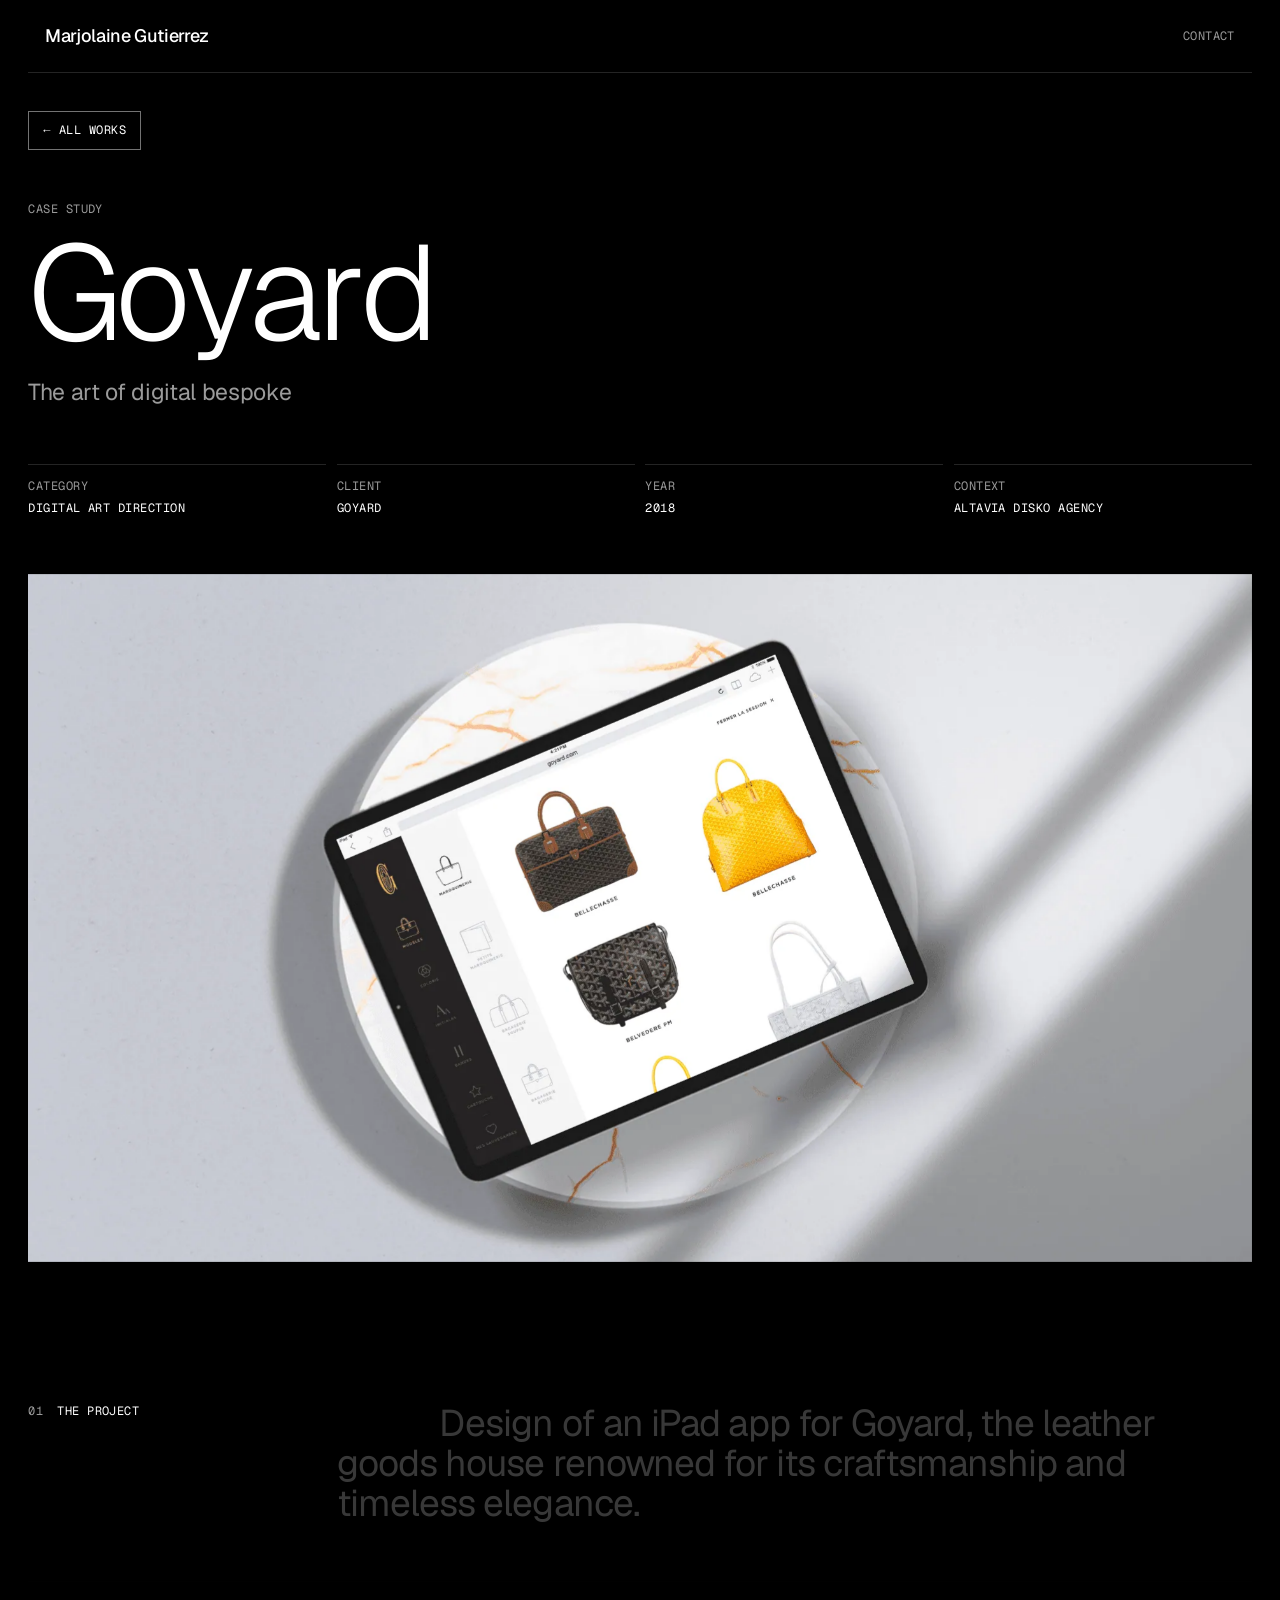
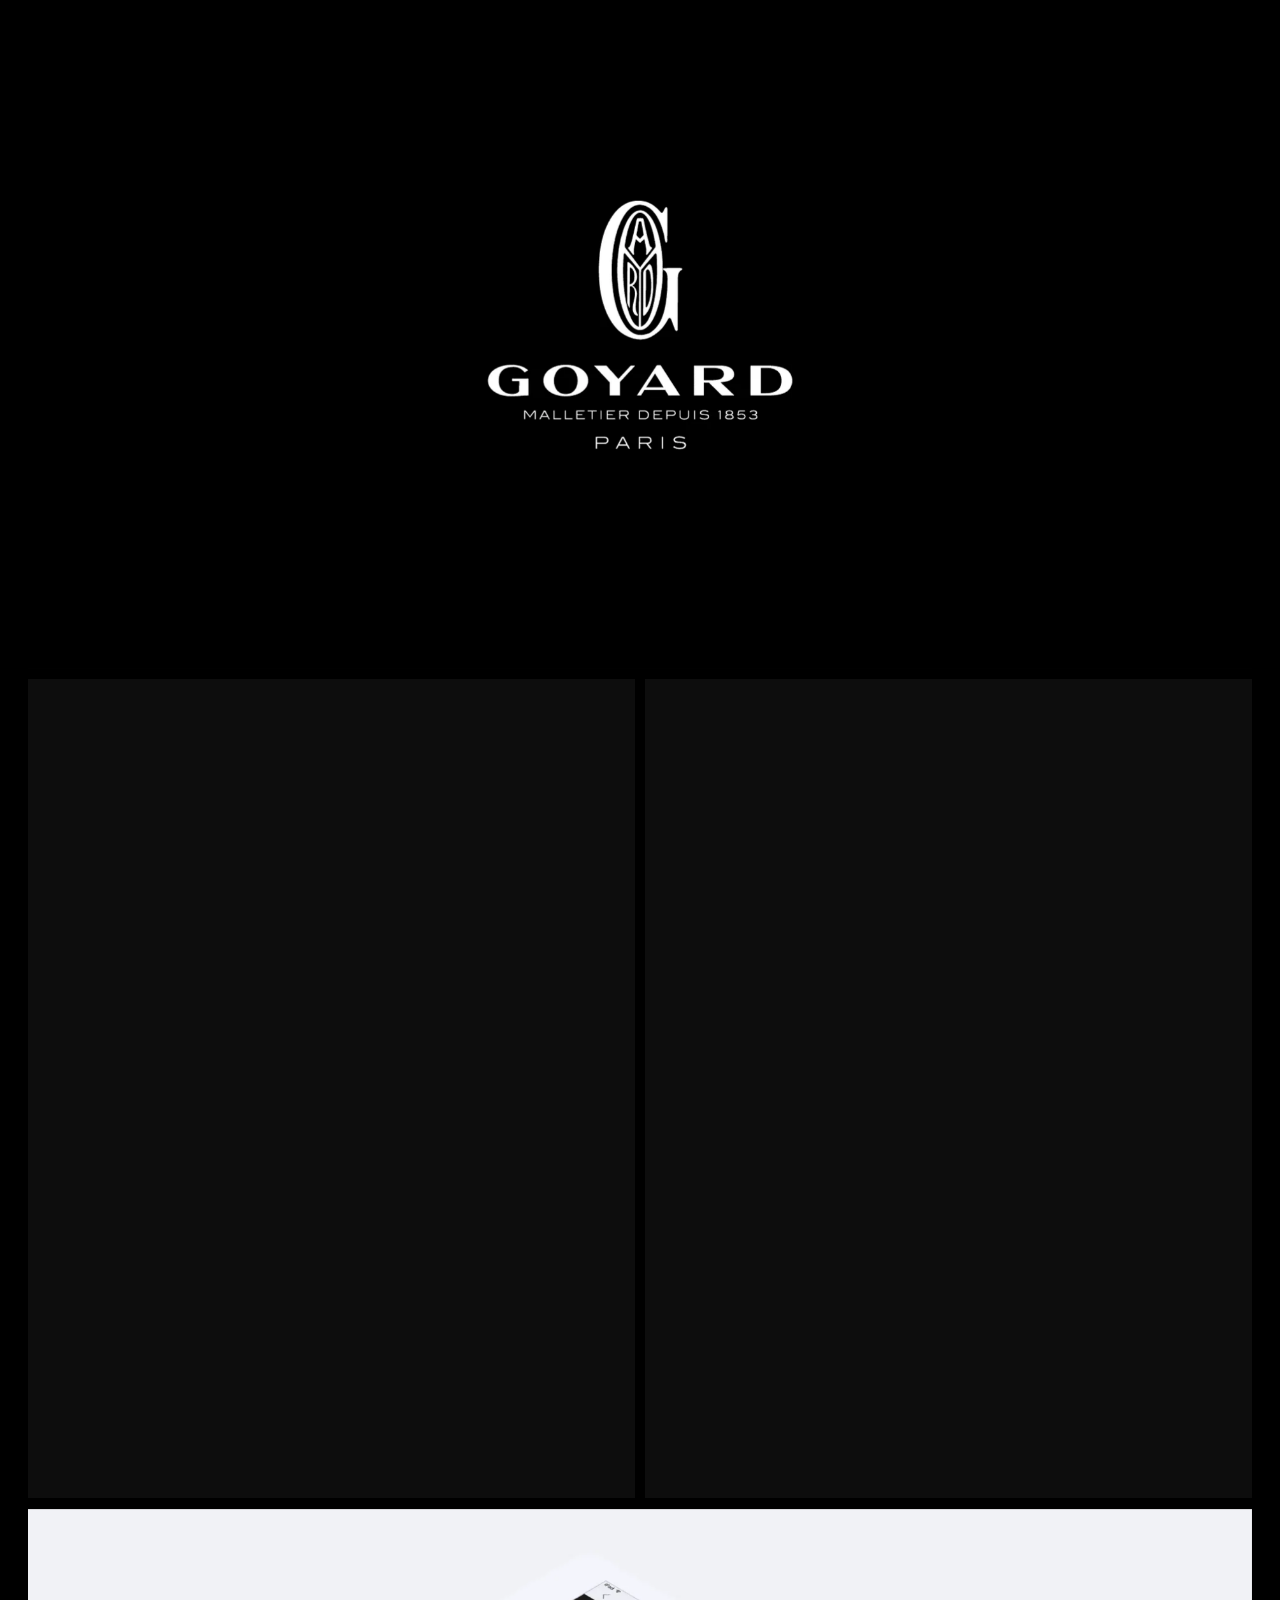
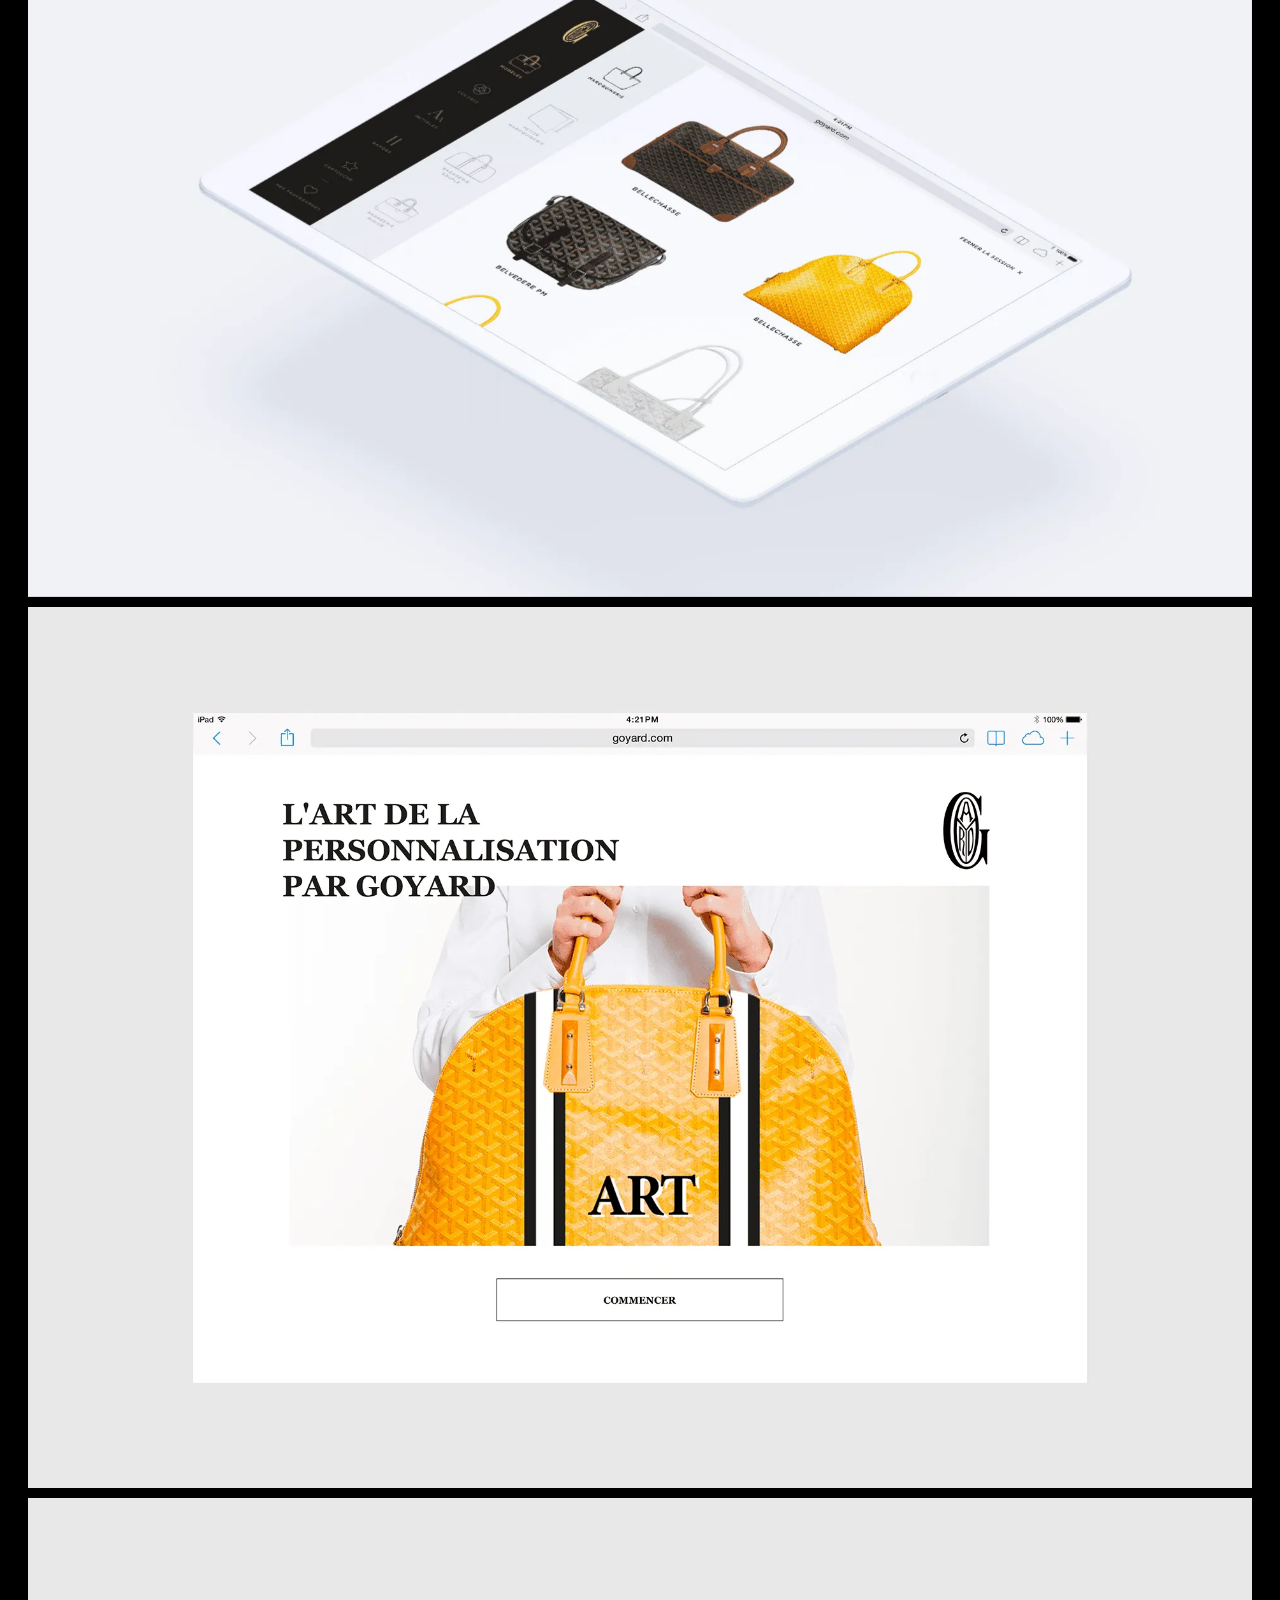
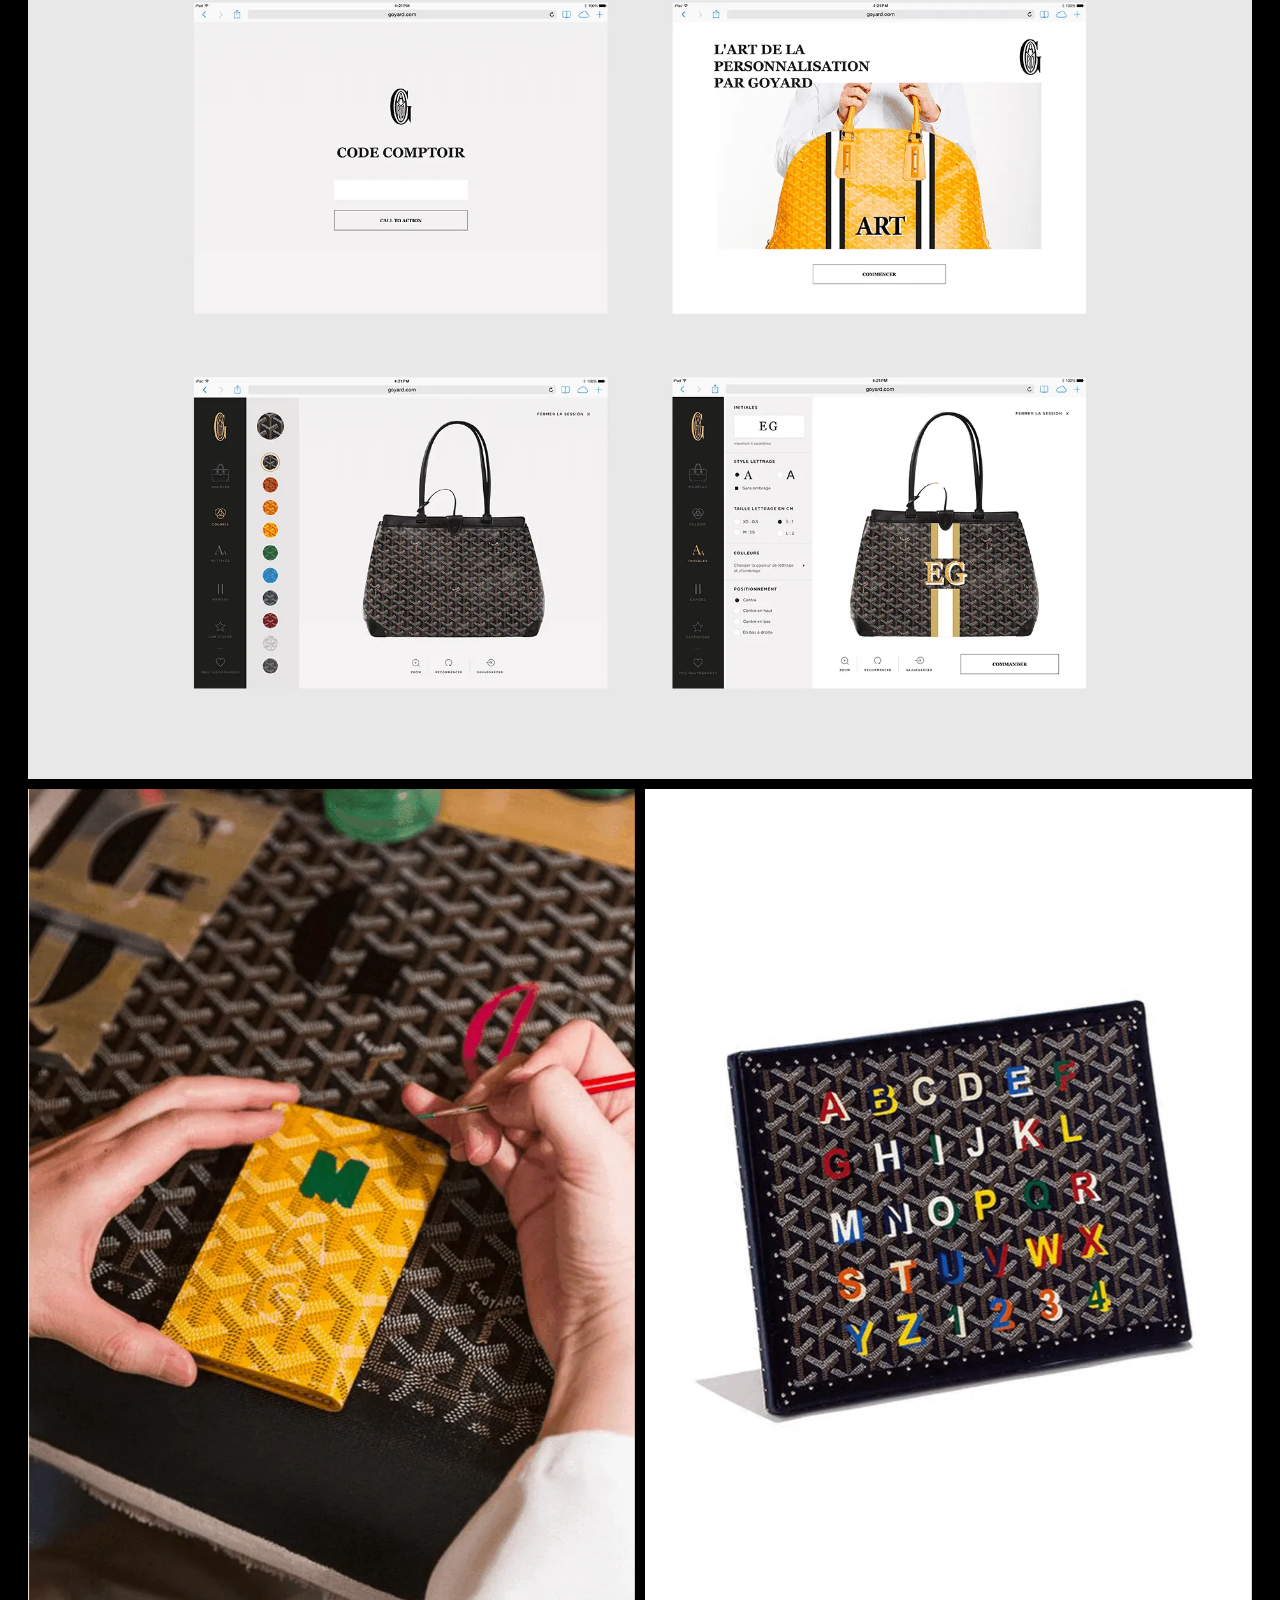
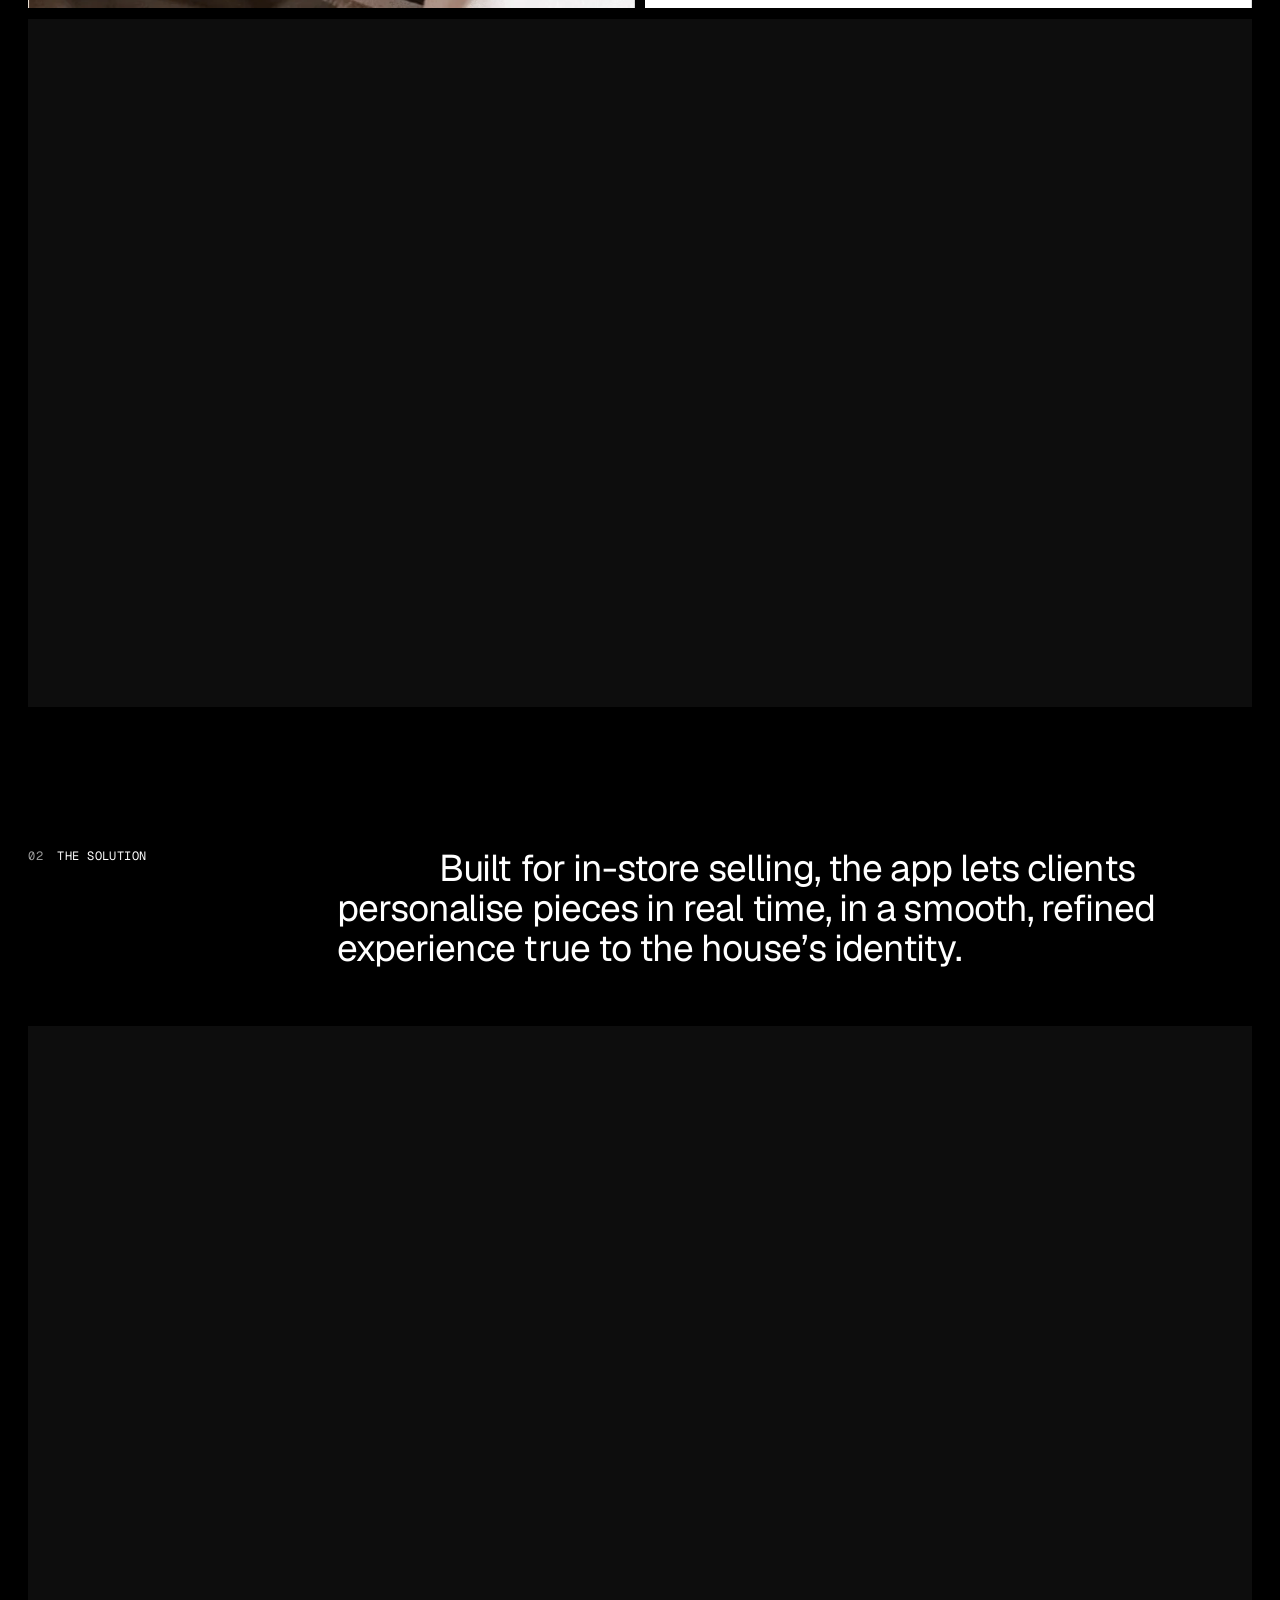
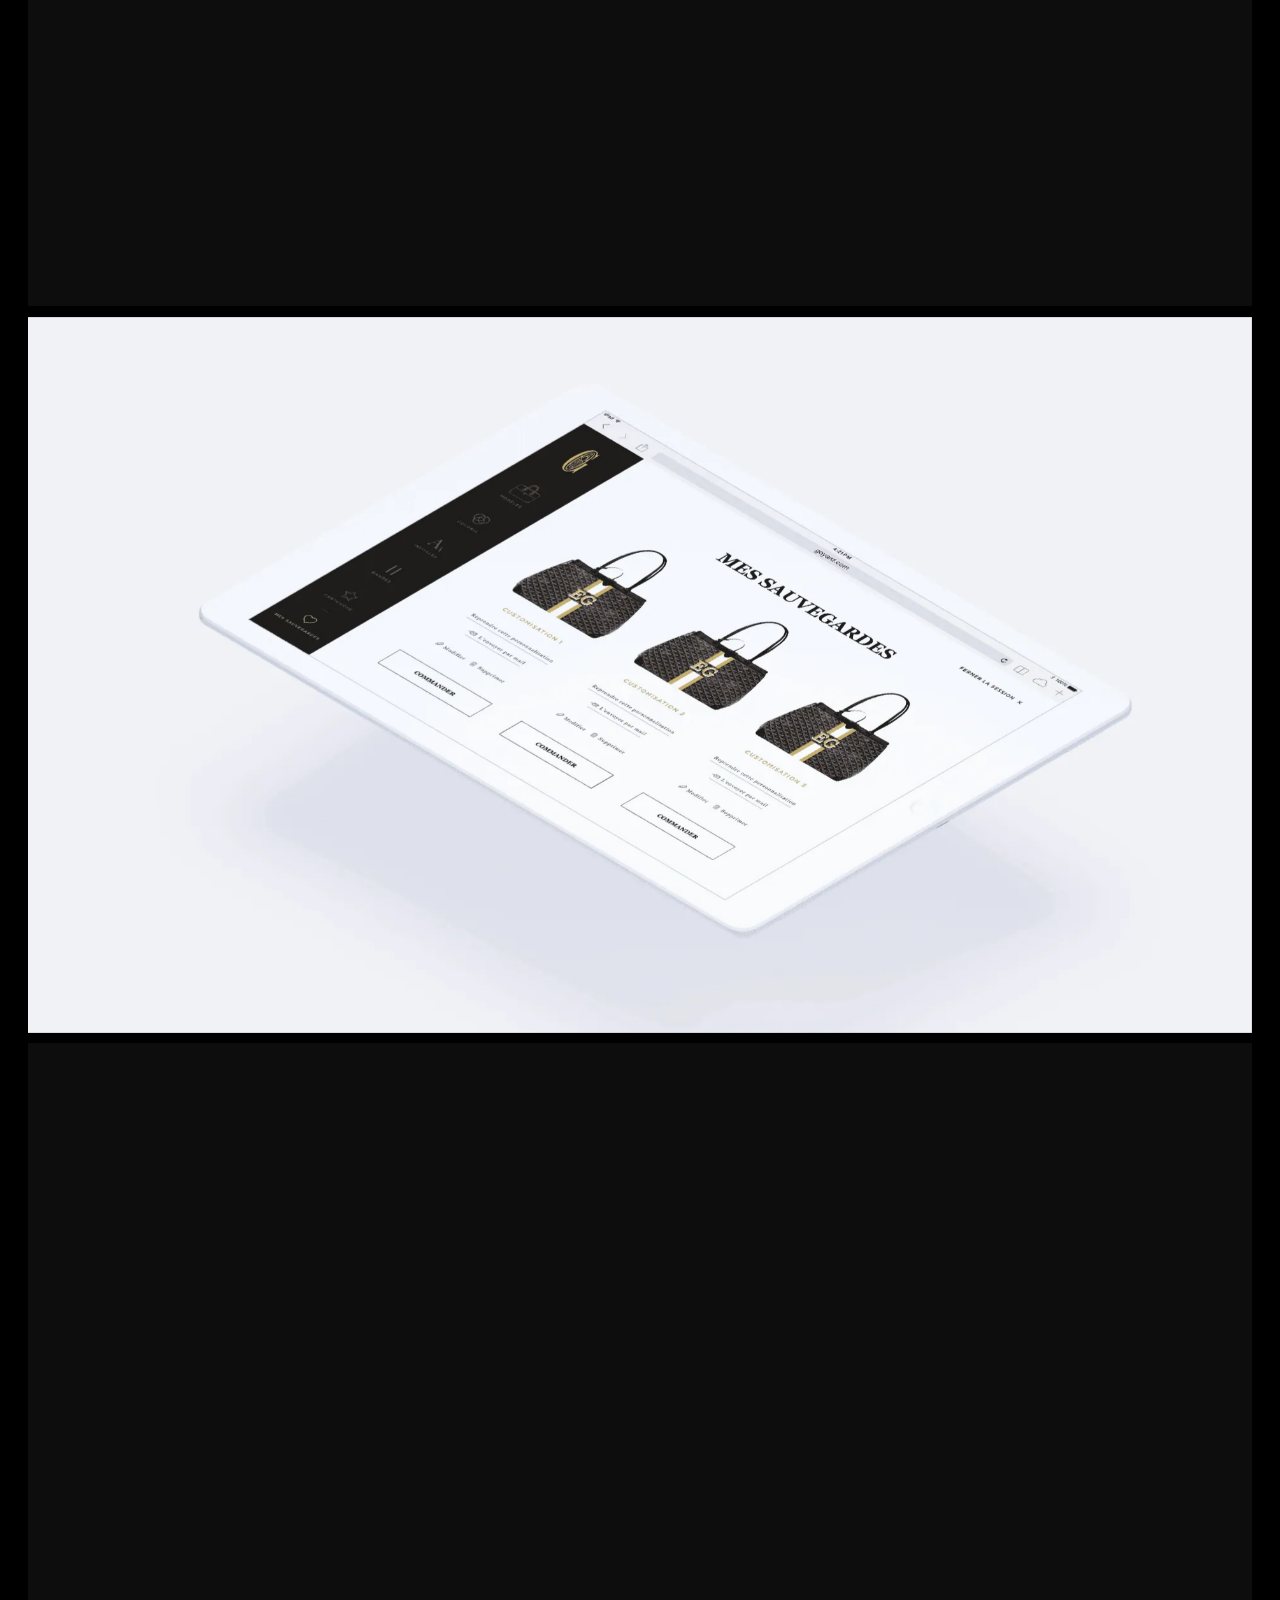
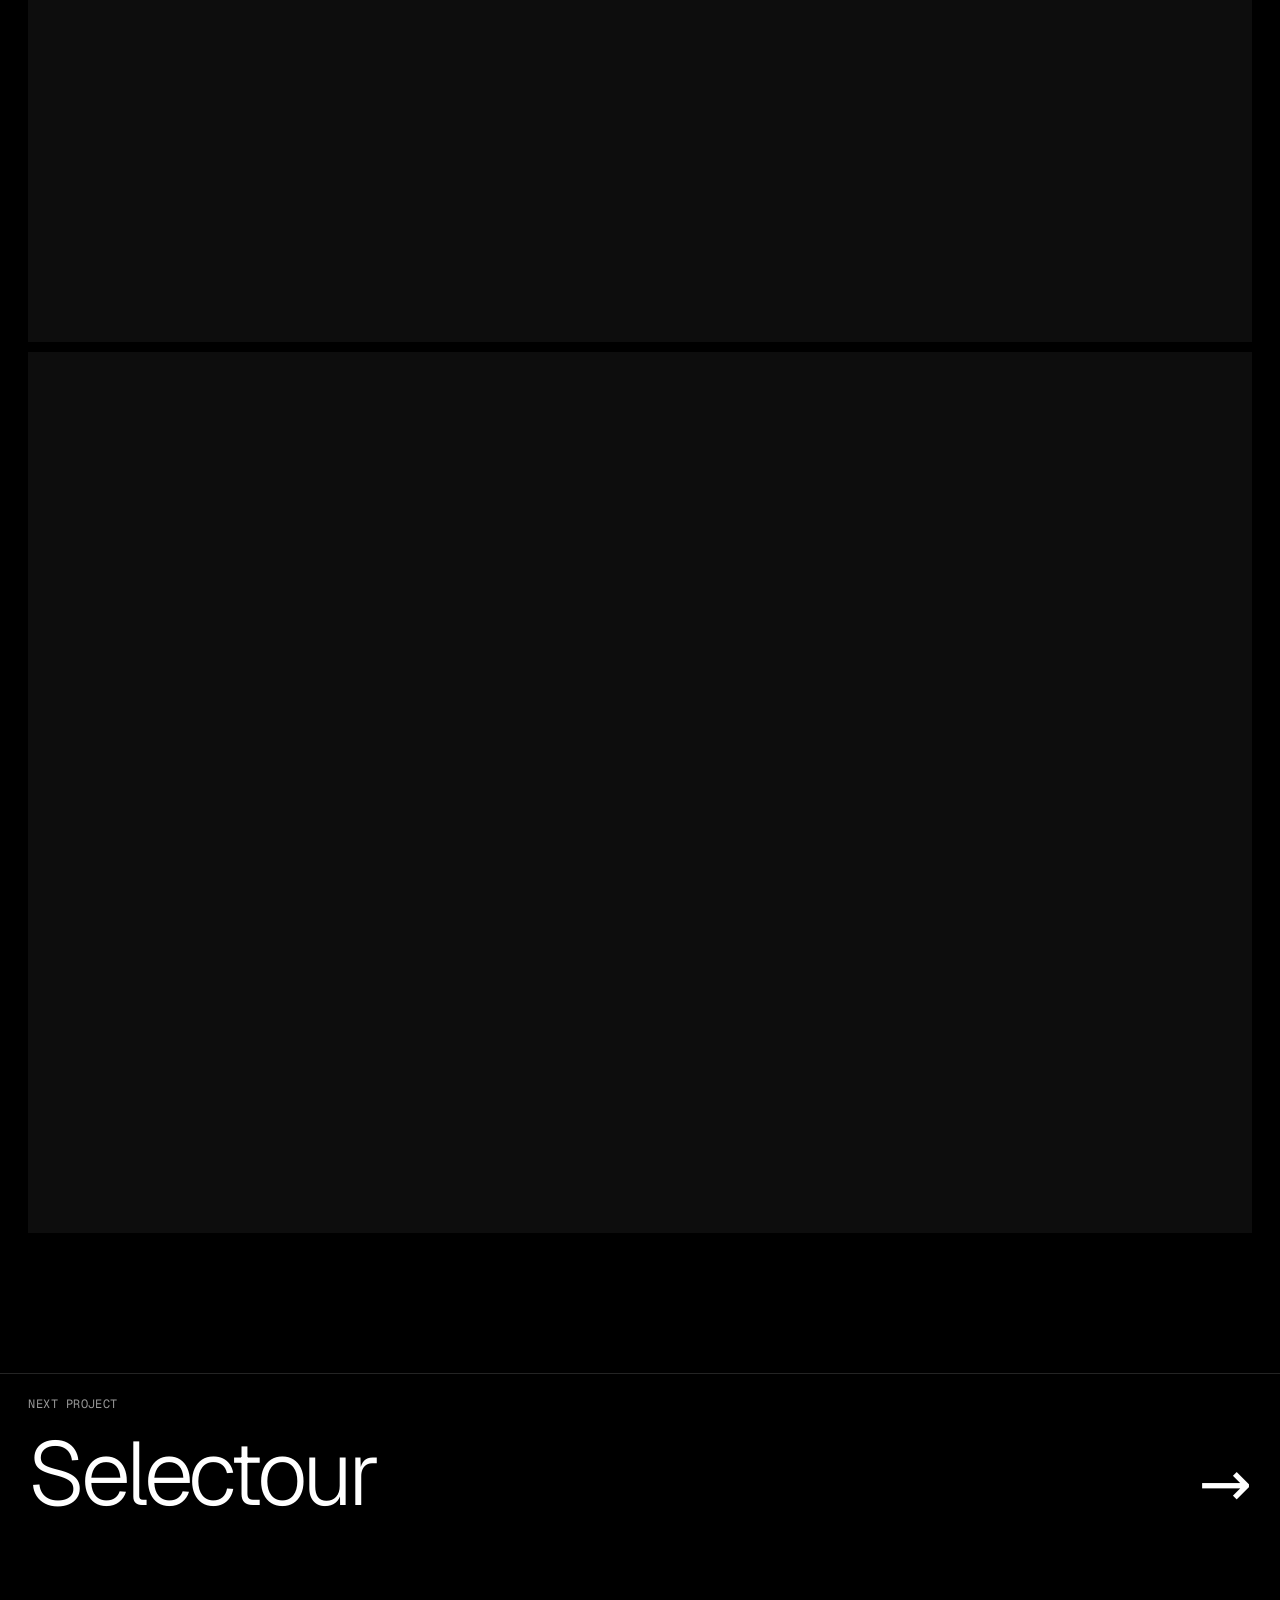
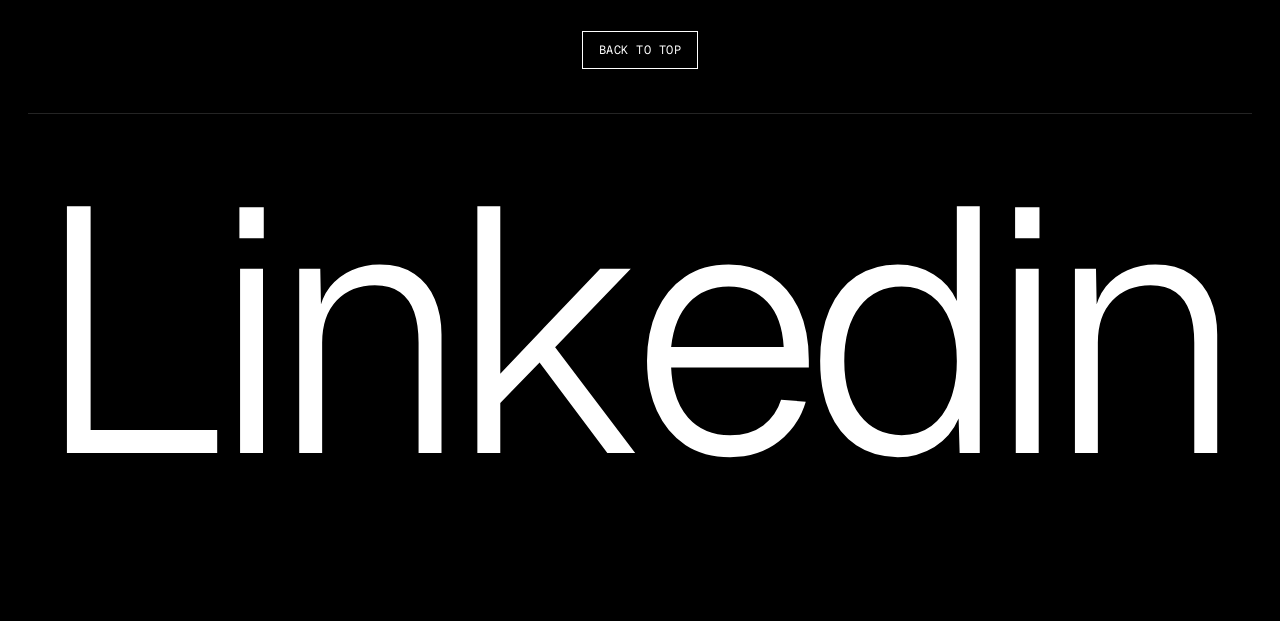
<file: goyard.html>
<!DOCTYPE html>
<html lang="en">
<head>
  <meta charset="utf-8">
  <meta name="viewport" content="width=device-width, initial-scale=1">
  <title>Goyard・Marjolaine Gutierrez</title>
  <meta name="description" content="The art of digital bespoke">
  <meta property="og:title" content="Goyard・Marjolaine Gutierrez">
  <meta property="og:description" content="The art of digital bespoke">
  <meta property="og:image" content="https://marjolainegutierrez.fr/assets/images/goyard.webp">
  <link rel="preload" href="assets/fonts/geist.woff2" as="font" type="font/woff2" crossorigin>
  <link rel="icon" href="data:image/svg+xml,%3Csvg xmlns=%22http://www.w3.org/2000/svg%22 viewBox=%220 0 100 100%22%3E%3Ctext y=%22.9em%22 font-size=%2290%22%3E%F0%9F%8C%9A%3C/text%3E%3C/svg%3E">
  <link rel="stylesheet" href="assets/style.css">
</head>
<body id="top" class="page-case">
  <div class="case-grid" aria-hidden="true"><span></span><span></span><span></span><span></span><span></span><span></span><span></span><span></span><span></span><span></span><span></span><span></span></div>

  <header class="site-header wrap">
    <div class="bar">
      <a href="index.html" class="logo gothic">Marjolaine Gutierrez</a>
      <nav class="nav" aria-label="Main navigation">
        <a href="index.html#contact"><span data-roll>Contact</span></a>
      </nav>
    </div>
    <hr class="rule">
  </header>

  <main>
    <section class="case-hero wrap">
      <a class="mono-btn" href="index.html#projets" data-reveal="fade"><span aria-hidden="true">←</span> All works</a>
      <p class="mono-label case-kicker" data-reveal="fade">Case study</p>
      <h1 class="case-title gothic" data-reveal="chars">Goyard</h1>
      <p class="case-sub" data-reveal="fade">The art of digital bespoke</p>
      
      <div class="case-meta" data-reveal="rows"><div class="case-meta-item"><span class="mono-label">Category</span><span class="mono-value">Digital art direction</span></div><div class="case-meta-item"><span class="mono-label">Client</span><span class="mono-value">Goyard</span></div><div class="case-meta-item"><span class="mono-label">Year</span><span class="mono-value">2018</span></div><div class="case-meta-item"><span class="mono-label">Context</span><span class="mono-value">Altavia Disko agency</span></div></div>
    </section>
    <section class="case-cover wrap"><div class="pm-stack"><div class="pm-row pm-1"><figure class="pm" style="--ar:1920/1080"><div class="media" data-reveal="image"><img src="assets/projects/goyard/01.webp" alt="" width="1920" height="1080" loading="lazy" decoding="async"></div></figure></div></div></section>

    <section class="case-sec wrap">
      <div class="case-sec-head">
        <p class="mono-label case-sec-label"><span class="mono-num">01</span>The project</p>
        <div class="case-sec-text"><p class="case-lead" data-lead>Design of an iPad app for Goyard, the leather goods house renowned for its craftsmanship and timeless elegance.</p></div>
      </div>
      <div class="pm-stack"><div class="pm-row pm-1"><figure class="pm" style="--ar:1920/1080"><div class="media" data-reveal="image"><img src="assets/projects/goyard/02.webp" alt="" width="1920" height="1080" loading="lazy" decoding="async"></div></figure></div><div class="pm-row pm-2"><figure class="pm" style="--ar:800/1080"><div class="media" data-reveal="image"><img src="assets/projects/goyard/03.webp" alt="" width="800" height="1080" loading="lazy" decoding="async"></div></figure><figure class="pm" style="--ar:800/1080"><div class="media" data-reveal="image"><img src="assets/projects/goyard/04.webp" alt="" width="800" height="1080" loading="lazy" decoding="async"></div></figure></div><div class="pm-row pm-1"><figure class="pm" style="--ar:1920/1080"><div class="media" data-reveal="image"><img src="assets/projects/goyard/05.webp" alt="" width="1920" height="1080" loading="lazy" decoding="async"></div></figure></div><div class="pm-row pm-1"><figure class="pm" style="--ar:1920/1382"><div class="media" data-reveal="image"><img src="assets/projects/goyard/06.webp" alt="" width="1920" height="1382" loading="lazy" decoding="async"></div></figure></div><div class="pm-row pm-1"><figure class="pm" style="--ar:1920/1382"><div class="media" data-reveal="image"><img src="assets/projects/goyard/07.webp" alt="" width="1920" height="1382" loading="lazy" decoding="async"></div></figure></div><div class="pm-row pm-2"><figure class="pm" style="--ar:800/1080"><div class="media" data-reveal="image"><img src="assets/projects/goyard/08.webp" alt="" width="800" height="1080" loading="lazy" decoding="async"></div></figure><figure class="pm" style="--ar:800/1080"><div class="media" data-reveal="image"><img src="assets/projects/goyard/09.webp" alt="" width="800" height="1080" loading="lazy" decoding="async"></div></figure></div><div class="pm-row pm-1"><figure class="pm" style="--ar:1920/1080"><div class="media" data-reveal="image"><img src="assets/projects/goyard/10.webp" alt="" width="1920" height="1080" loading="lazy" decoding="async"></div></figure></div></div>
    </section>

    <section class="case-sec wrap">
      <div class="case-sec-head">
        <p class="mono-label case-sec-label"><span class="mono-num">02</span>The solution</p>
        <div class="case-sec-text"><p class="case-lead" data-lead>Built for in-store selling, the app lets clients personalise pieces in real time, in a smooth, refined experience true to the house’s identity.</p></div>
      </div>
      <div class="pm-stack"><div class="pm-row pm-1"><figure class="pm" style="--ar:1920/1382"><div class="media" data-reveal="image"><img src="assets/projects/goyard/11.webp" alt="" width="1920" height="1382" loading="lazy" decoding="async"></div></figure></div><div class="pm-row pm-1"><figure class="pm" style="--ar:1920/1124"><div class="media" data-reveal="image"><img src="assets/projects/goyard/12.webp" alt="" width="1920" height="1124" loading="lazy" decoding="async"></div></figure></div><div class="pm-row pm-1"><figure class="pm" style="--ar:1920/1382"><div class="media" data-reveal="image"><img src="assets/projects/goyard/13.webp" alt="" width="1920" height="1382" loading="lazy" decoding="async"></div></figure></div><div class="pm-row pm-1"><figure class="pm" style="--ar:1920/1382"><div class="media" data-reveal="image"><img src="assets/projects/goyard/14.webp" alt="" width="1920" height="1382" loading="lazy" decoding="async"></div></figure></div><div class="pm-row pm-1"><figure class="pm" style="--ar:1920/1124"><div class="media" data-reveal="image"><img src="assets/projects/goyard/15.webp" alt="" width="1920" height="1124" loading="lazy" decoding="async"></div></figure></div><div class="pm-row pm-1"><figure class="pm" style="--ar:1920/1382"><div class="media" data-reveal="image"><img src="assets/projects/goyard/16.webp" alt="" width="1920" height="1382" loading="lazy" decoding="async"></div></figure></div></div>
    </section>

    <section class="case-next">
      <a class="case-next-link wrap" href="selectour.html">
        <span class="mono-label">Next project</span>
        <span class="case-next-row">
          <span class="case-next-name gothic">Selectour</span>
          <span class="case-next-arrow" aria-hidden="true">→</span>
        </span>
        <span class="case-next-preview media" aria-hidden="true">
          <video muted loop playsinline preload="none" poster="assets/images/selectour.webp" data-src="assets/videos/selectour.mp4"></video>
        </span>
      </a>
    </section>
  </main>

  <footer class="wrap">
    <div class="back-top-row" data-reveal="fade">
      <button class="pill" type="button" data-top><span data-roll>Back to top</span></button>
    </div>
    <hr class="rule">
    <a class="footer-big" href="https://www.linkedin.com/in/marjolaine-gutierrez-75636482/" target="_blank" rel="noopener">
      <span class="fit gothic" data-reveal="chars">Linkedin</span>
    </a>
  </footer>

  <script src="assets/lenis.min.js"></script>
  <script src="assets/main.js"></script>
</body>
</html>
</file>
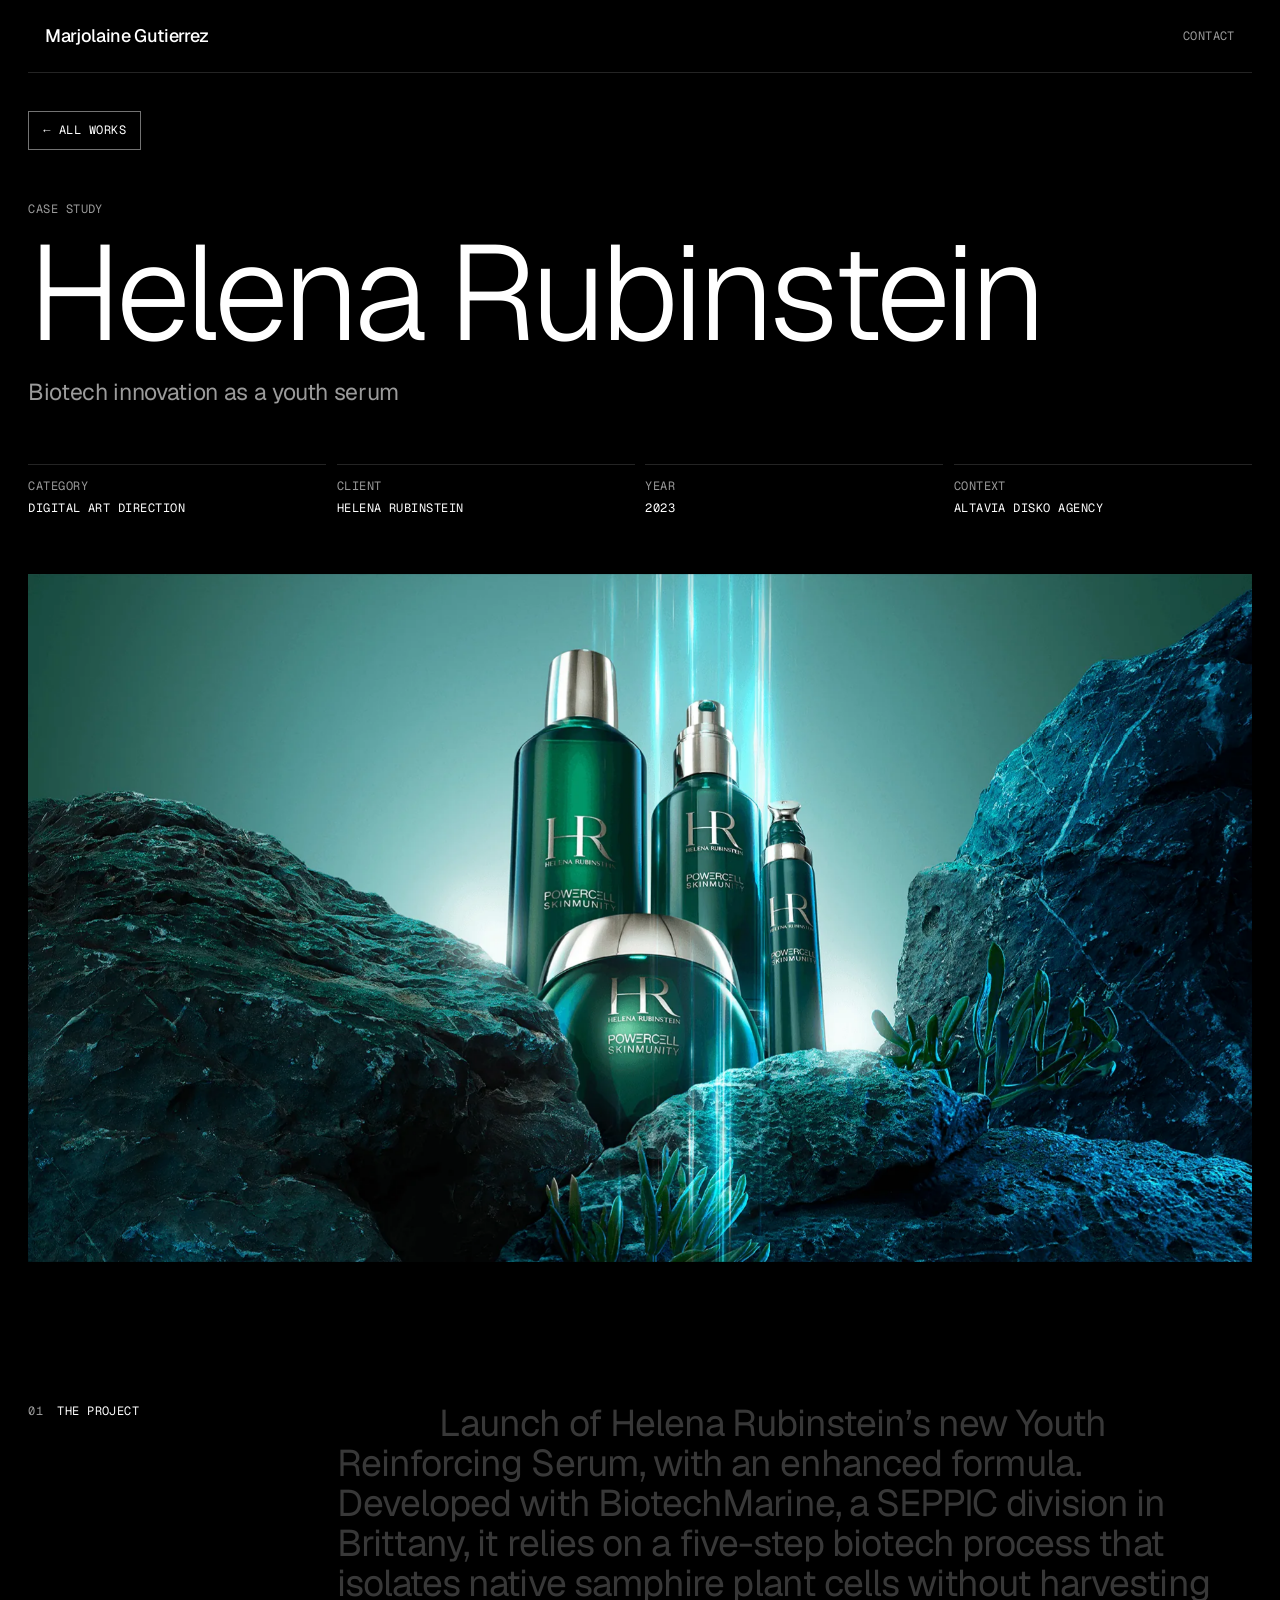
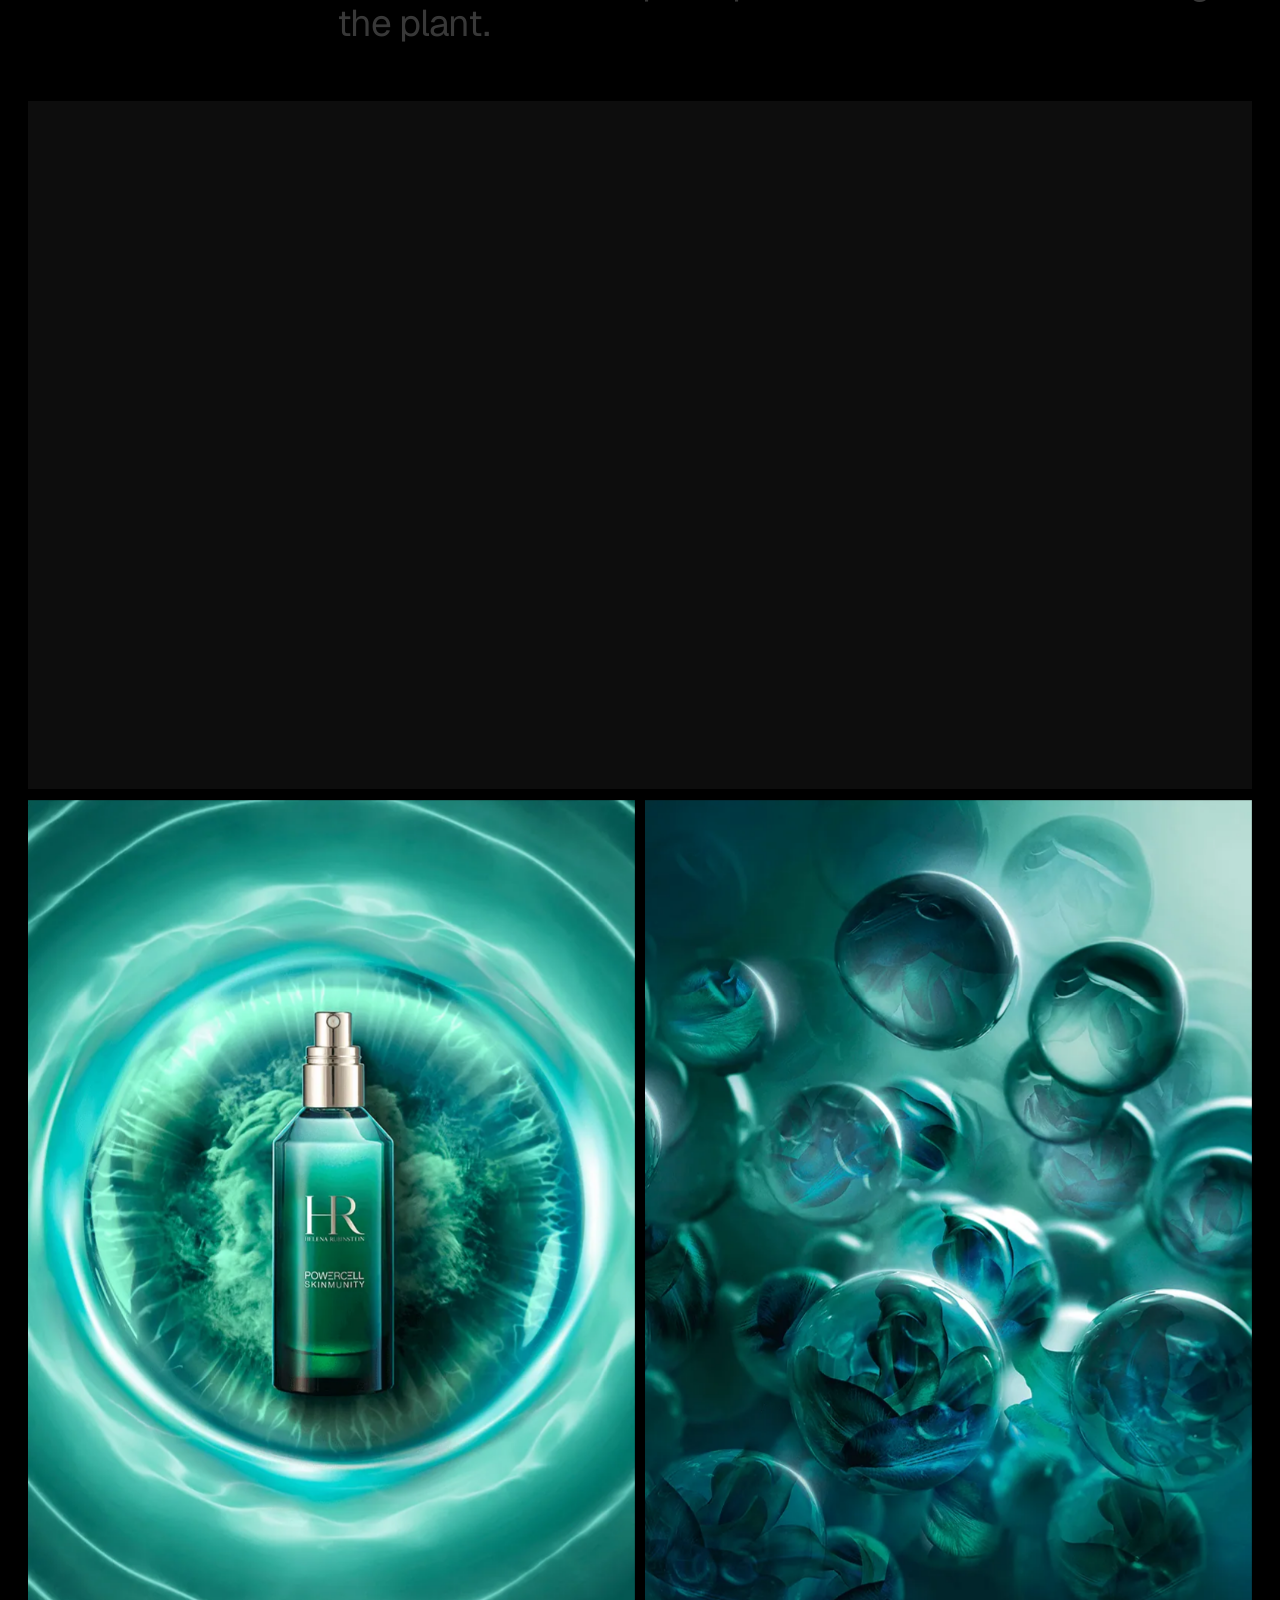
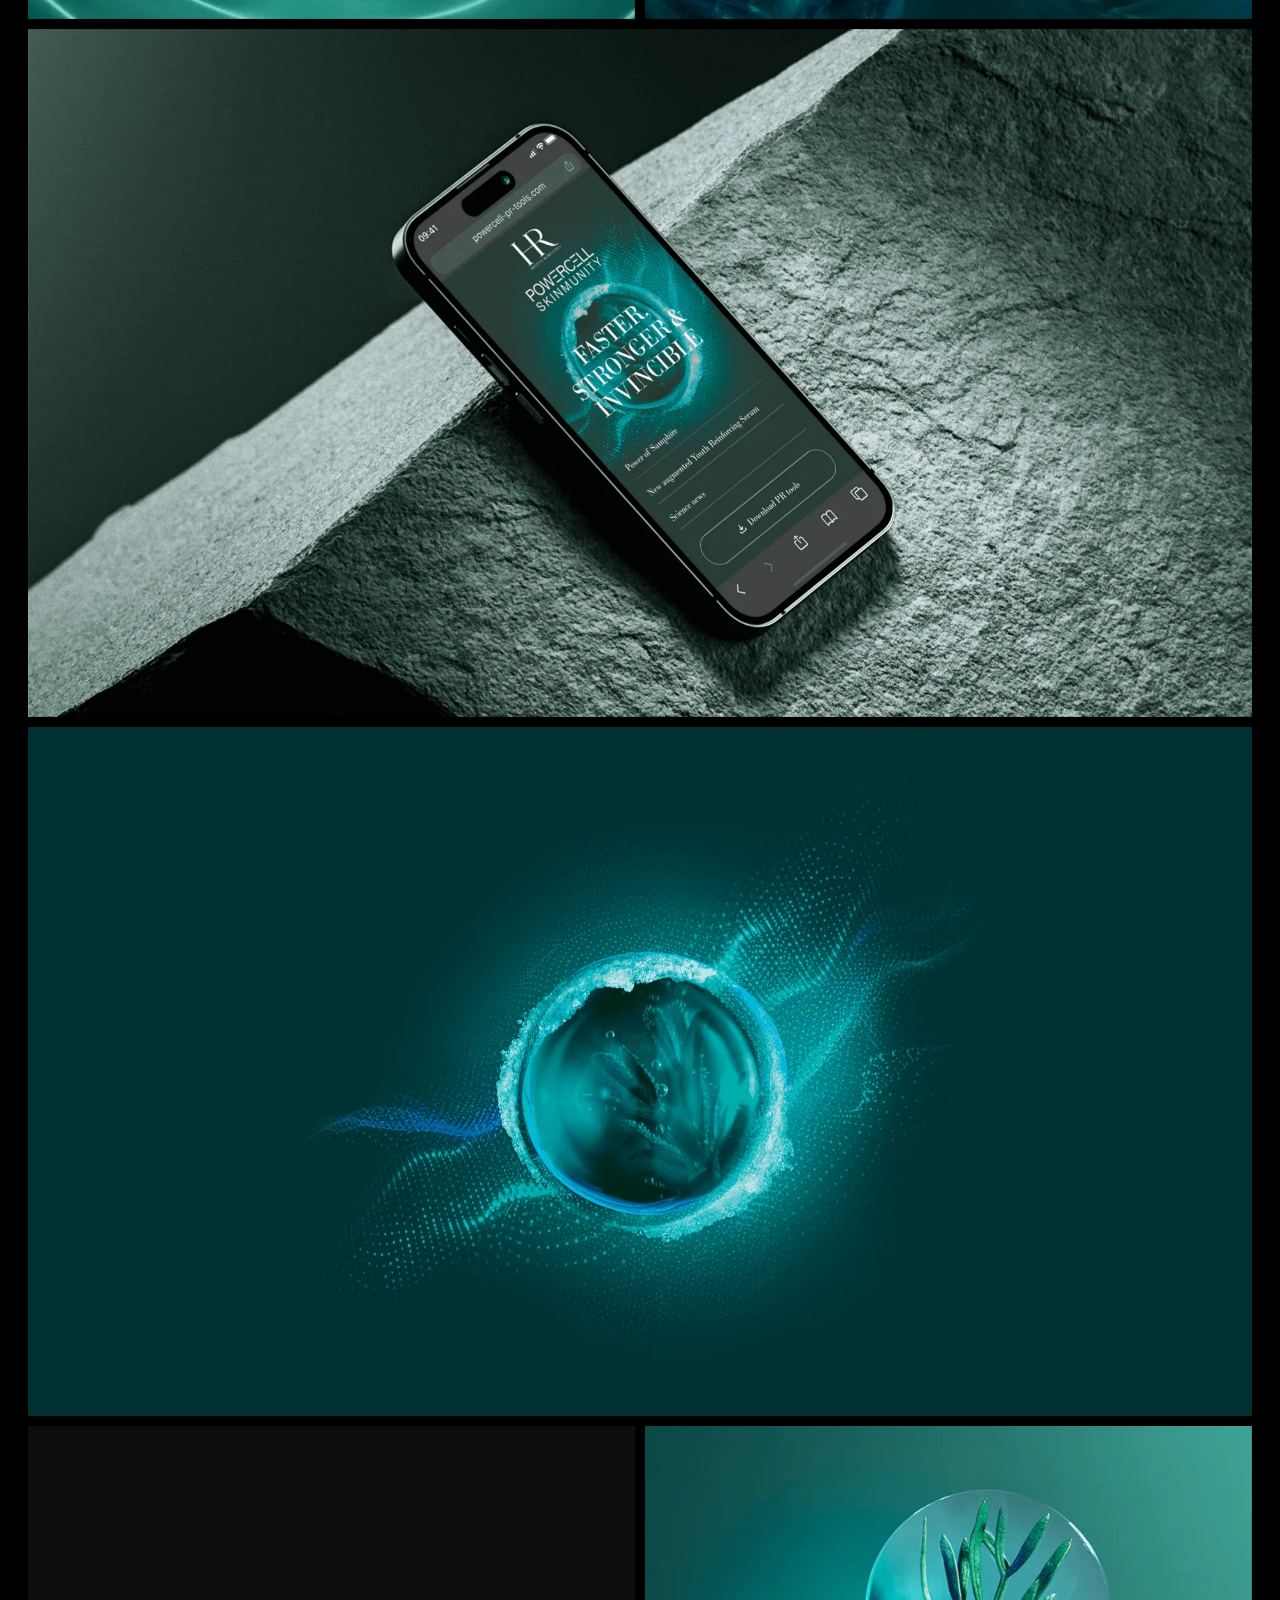
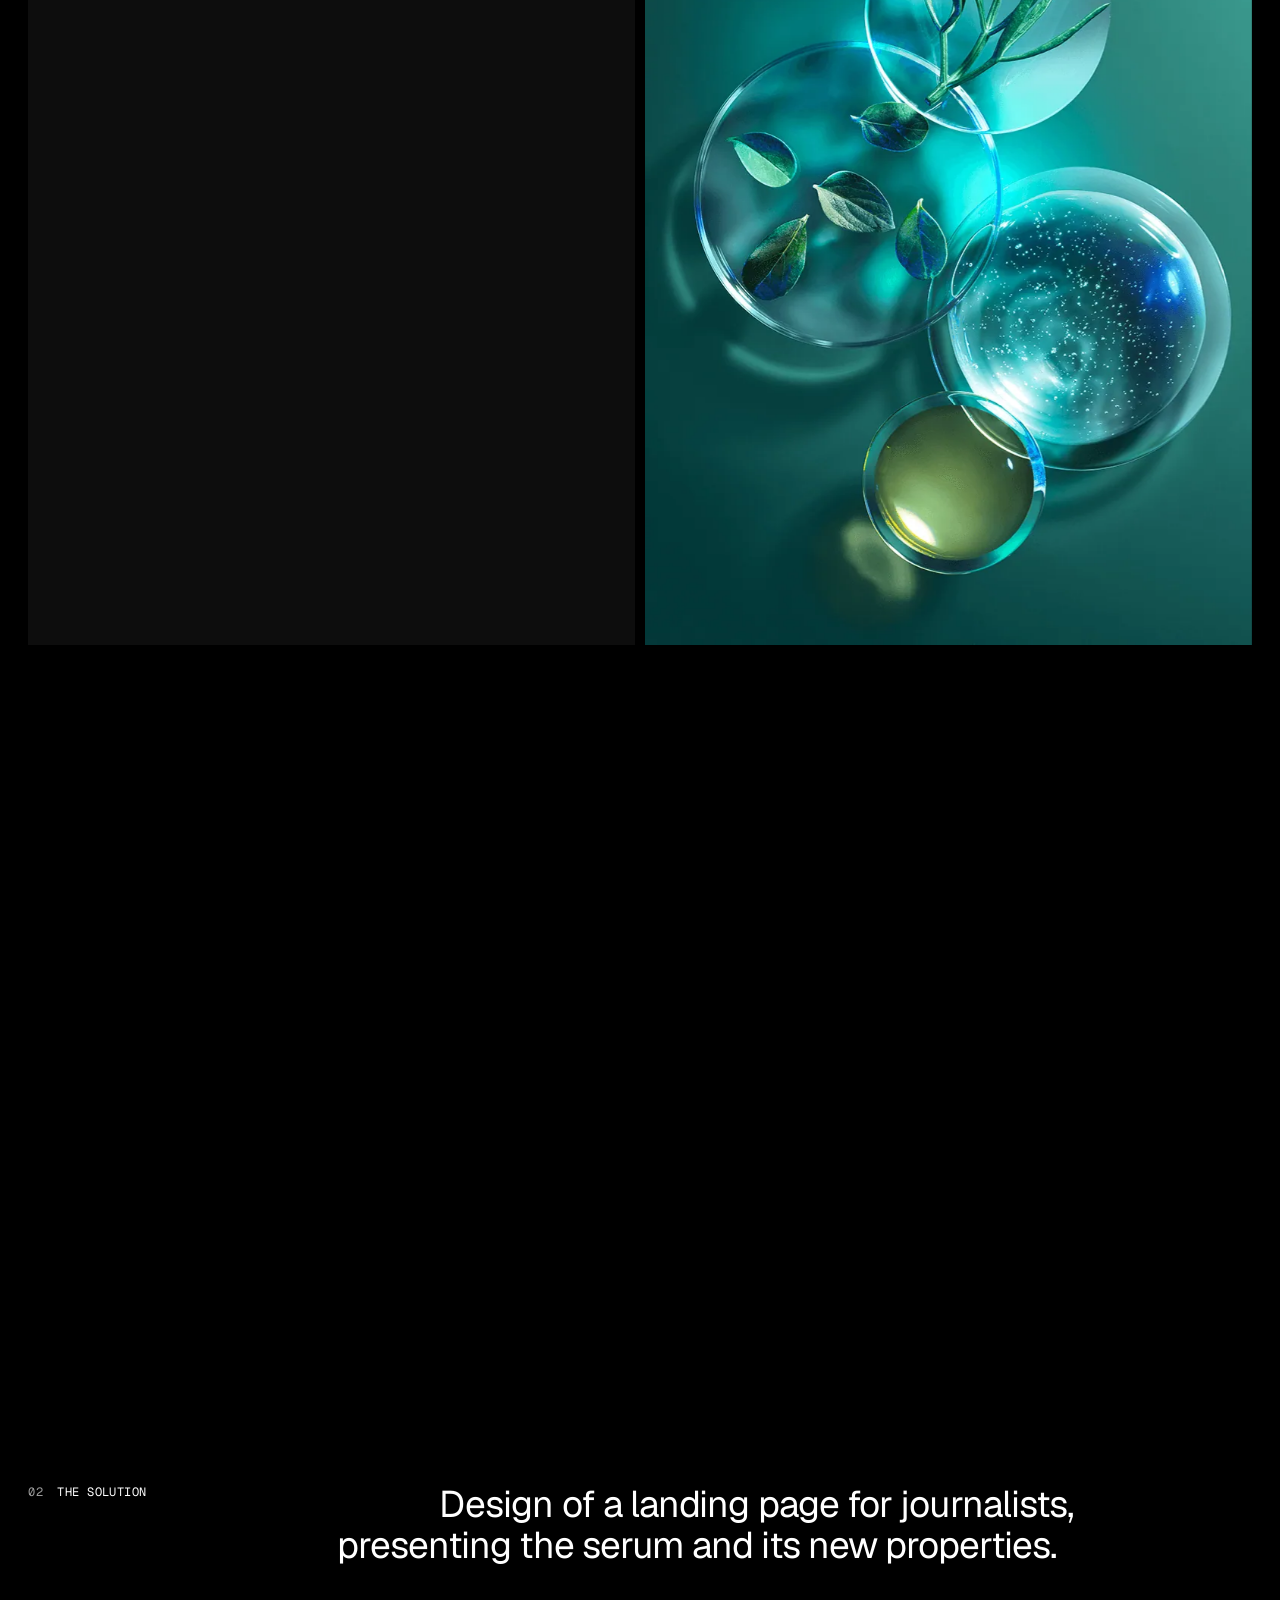
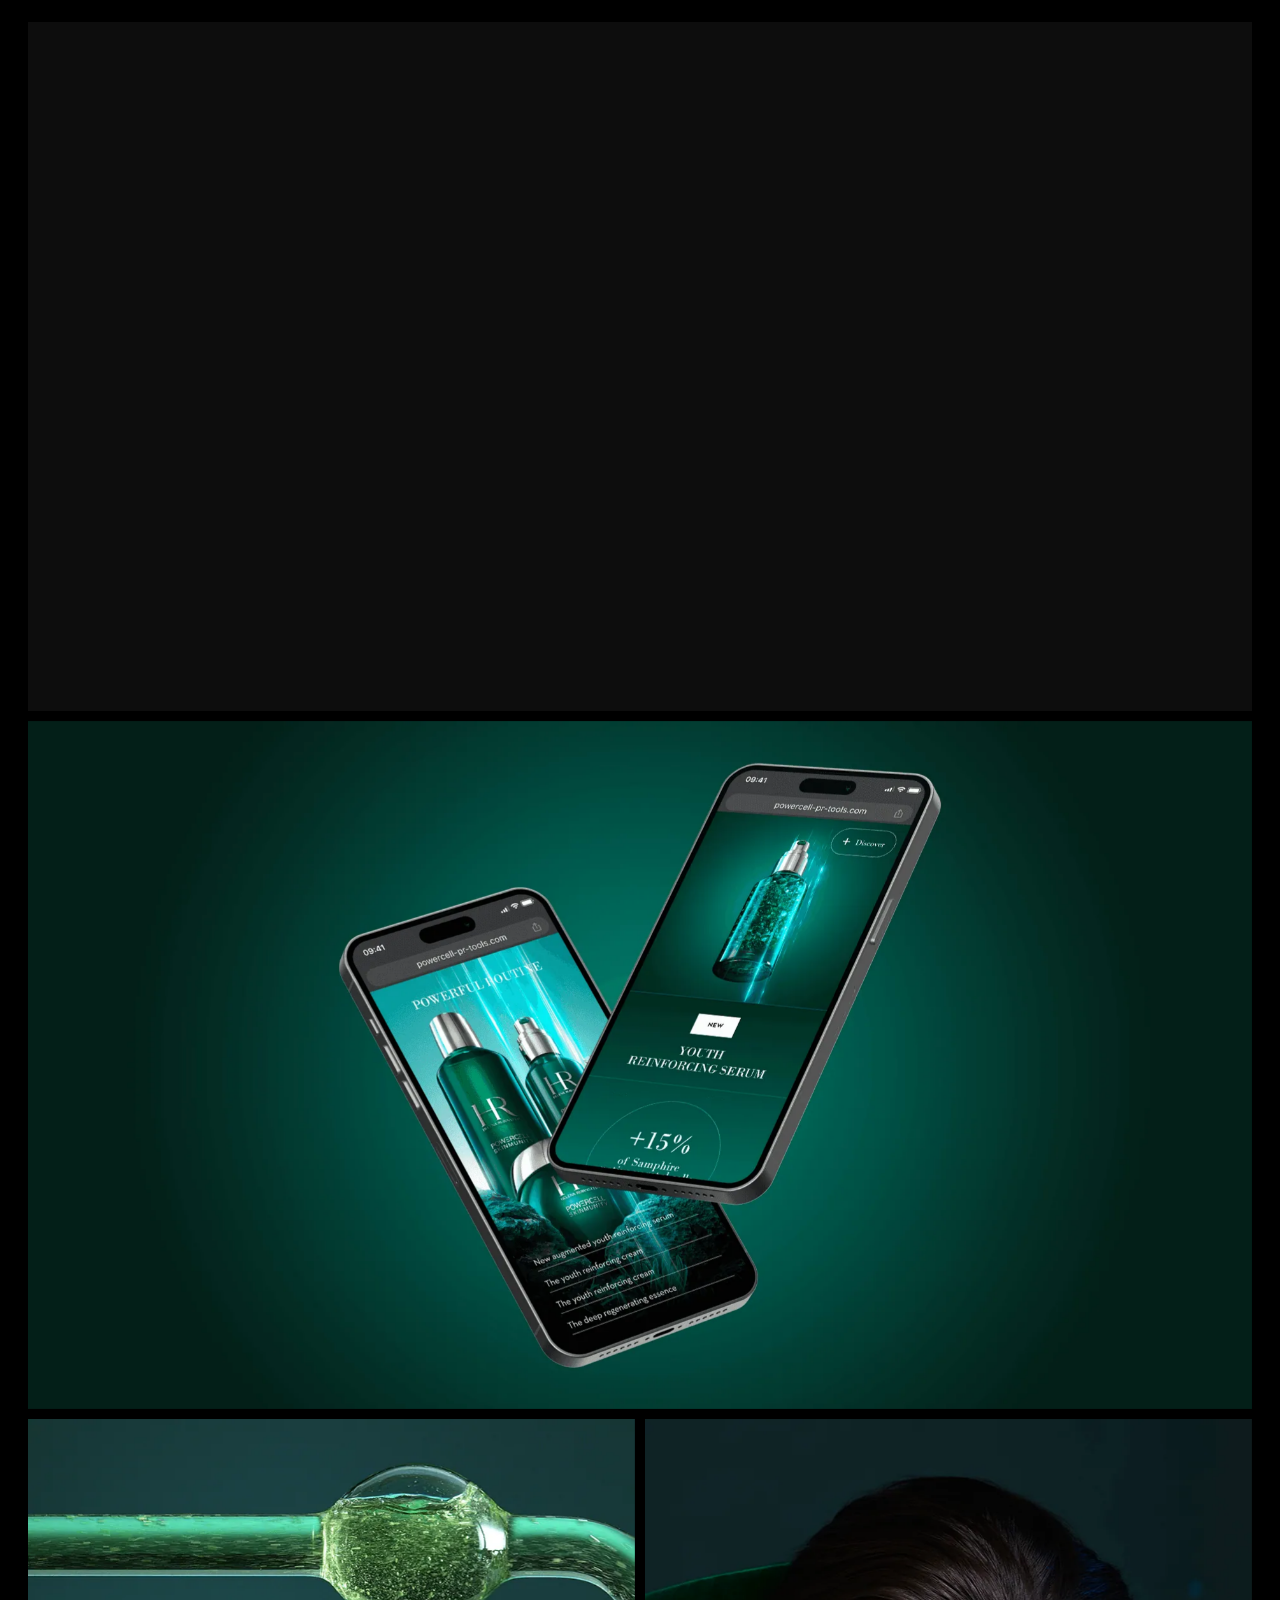
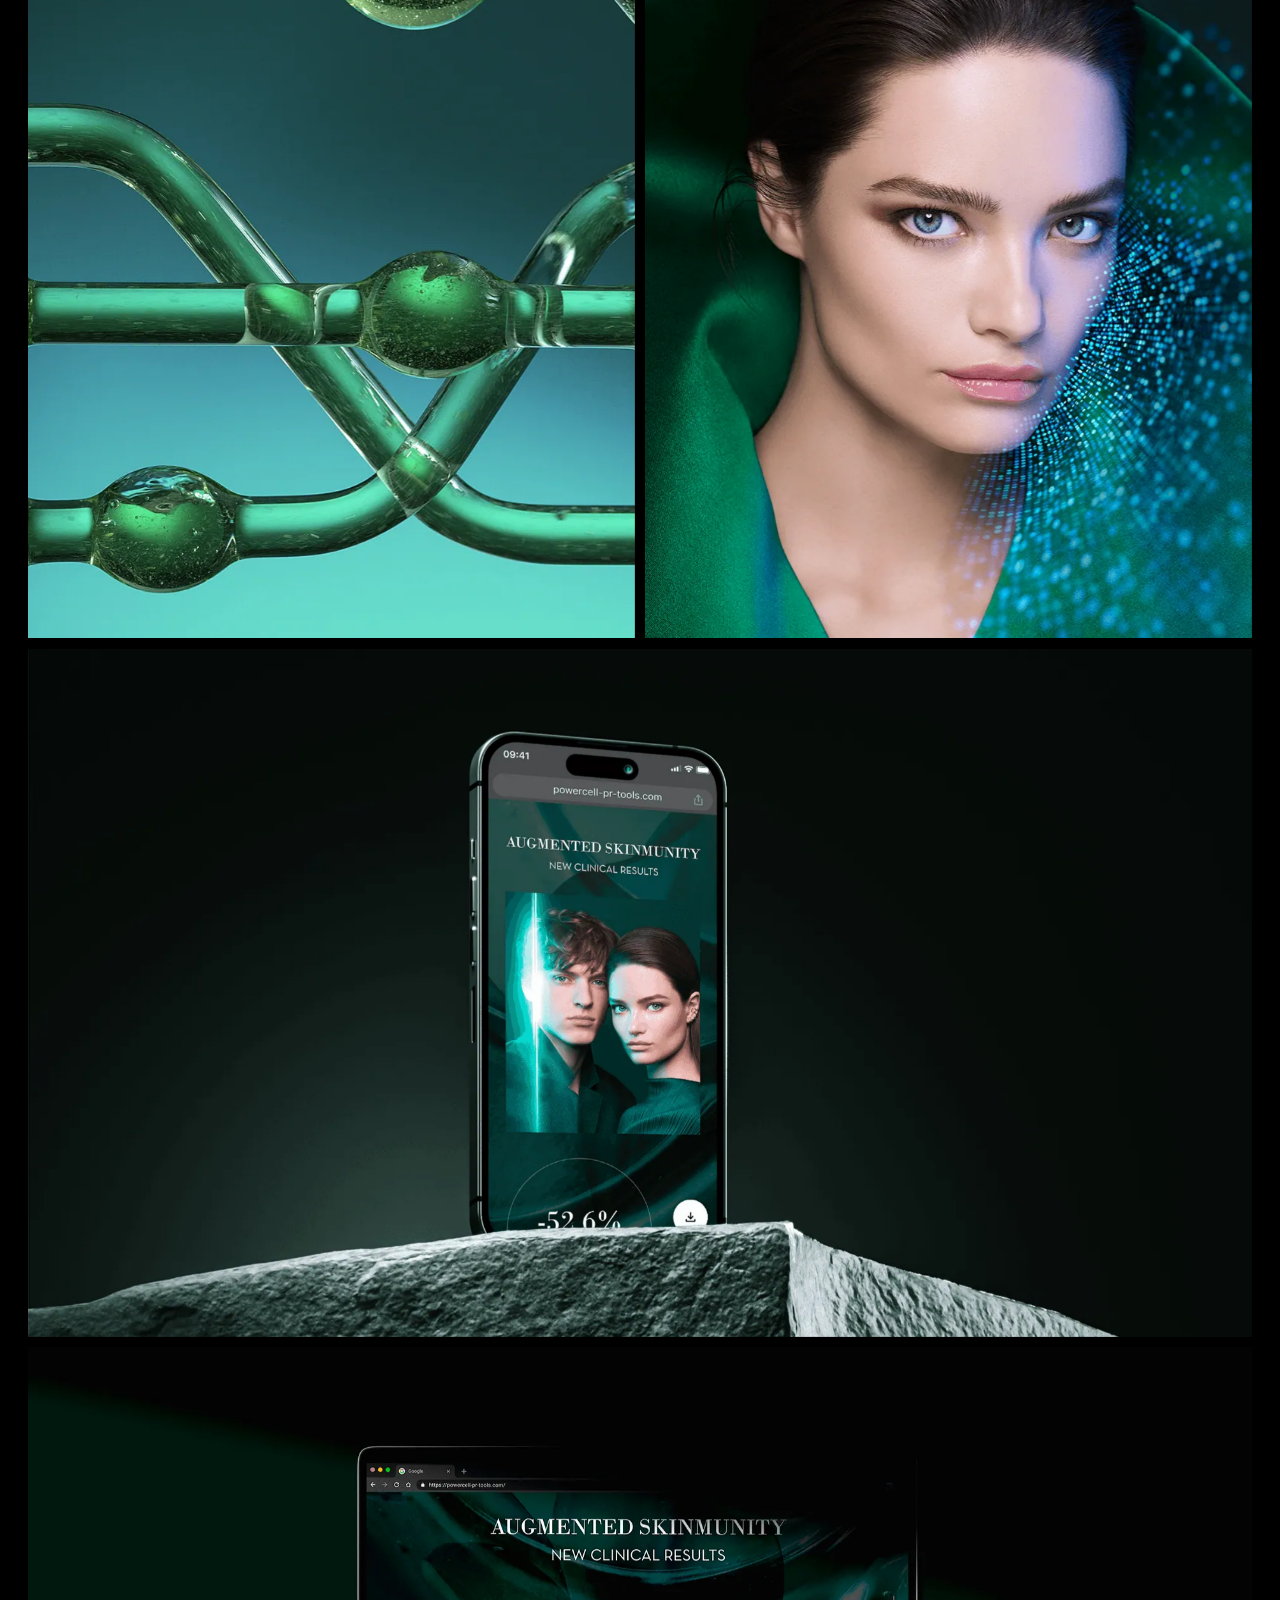
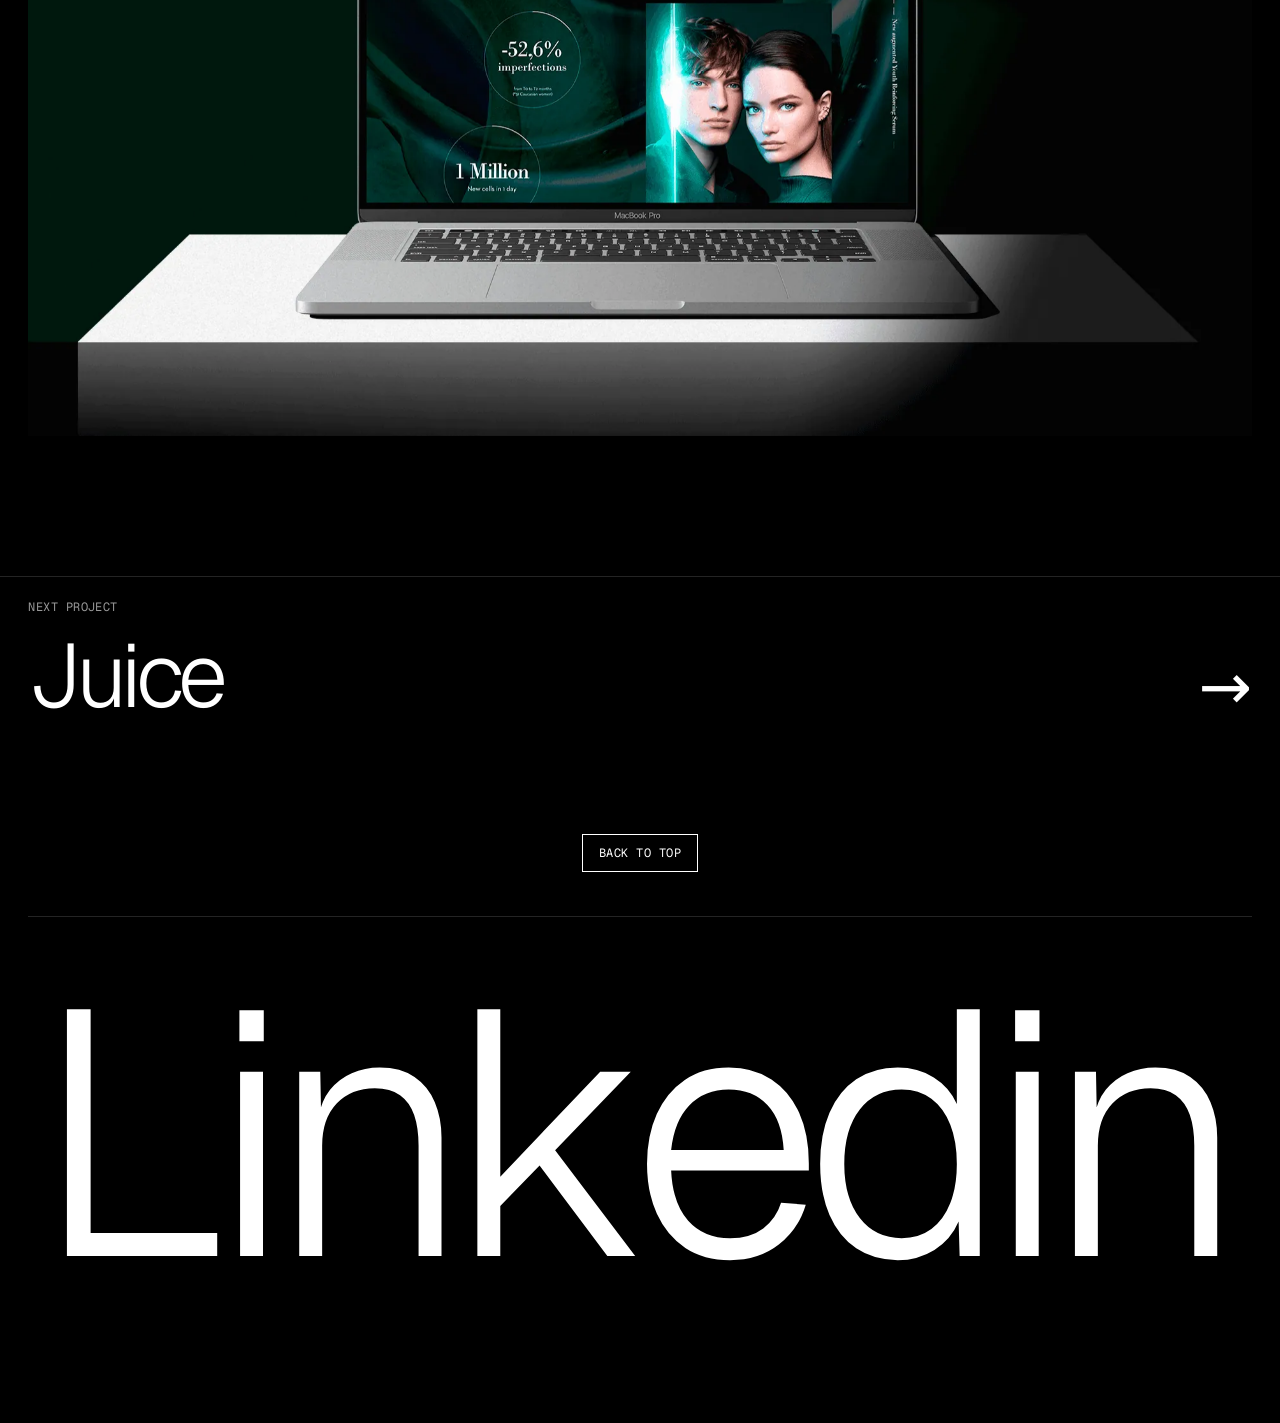
<file: helena-rubinstein.html>
<!DOCTYPE html>
<html lang="en">
<head>
  <meta charset="utf-8">
  <meta name="viewport" content="width=device-width, initial-scale=1">
  <title>Helena Rubinstein・Marjolaine Gutierrez</title>
  <meta name="description" content="Biotech innovation as a youth serum">
  <meta property="og:title" content="Helena Rubinstein・Marjolaine Gutierrez">
  <meta property="og:description" content="Biotech innovation as a youth serum">
  <meta property="og:image" content="https://marjolainegutierrez.fr/assets/images/helena-rubinstein.webp">
  <link rel="preload" href="assets/fonts/geist.woff2" as="font" type="font/woff2" crossorigin>
  <link rel="icon" href="data:image/svg+xml,%3Csvg xmlns=%22http://www.w3.org/2000/svg%22 viewBox=%220 0 100 100%22%3E%3Ctext y=%22.9em%22 font-size=%2290%22%3E%F0%9F%8C%9A%3C/text%3E%3C/svg%3E">
  <link rel="stylesheet" href="assets/style.css">
</head>
<body id="top" class="page-case">
  <div class="case-grid" aria-hidden="true"><span></span><span></span><span></span><span></span><span></span><span></span><span></span><span></span><span></span><span></span><span></span><span></span></div>

  <header class="site-header wrap">
    <div class="bar">
      <a href="index.html" class="logo gothic">Marjolaine Gutierrez</a>
      <nav class="nav" aria-label="Main navigation">
        <a href="index.html#contact"><span data-roll>Contact</span></a>
      </nav>
    </div>
    <hr class="rule">
  </header>

  <main>
    <section class="case-hero wrap">
      <a class="mono-btn" href="index.html#projets" data-reveal="fade"><span aria-hidden="true">←</span> All works</a>
      <p class="mono-label case-kicker" data-reveal="fade">Case study</p>
      <h1 class="case-title gothic" data-reveal="chars">Helena Rubinstein</h1>
      <p class="case-sub" data-reveal="fade">Biotech innovation as a youth serum</p>
      
      <div class="case-meta" data-reveal="rows"><div class="case-meta-item"><span class="mono-label">Category</span><span class="mono-value">Digital art direction</span></div><div class="case-meta-item"><span class="mono-label">Client</span><span class="mono-value">Helena Rubinstein</span></div><div class="case-meta-item"><span class="mono-label">Year</span><span class="mono-value">2023</span></div><div class="case-meta-item"><span class="mono-label">Context</span><span class="mono-value">Altavia Disko agency</span></div></div>
    </section>
    <section class="case-cover wrap"><div class="pm-stack"><div class="pm-row pm-1"><figure class="pm" style="--ar:1920/1080"><div class="media" data-reveal="image"><img src="assets/projects/helena-rubinstein/01.webp" alt="" width="1920" height="1080" loading="lazy" decoding="async"></div></figure></div></div></section>

    <section class="case-sec wrap">
      <div class="case-sec-head">
        <p class="mono-label case-sec-label"><span class="mono-num">01</span>The project</p>
        <div class="case-sec-text"><p class="case-lead" data-lead>Launch of Helena Rubinstein’s new Youth Reinforcing Serum, with an enhanced formula. Developed with BiotechMarine, a SEPPIC division in Brittany, it relies on a five-step biotech process that isolates native samphire plant cells without harvesting the plant.</p></div>
      </div>
      <div class="pm-stack"><div class="pm-row pm-1"><figure class="pm" style="--ar:1920/1080"><div class="media" data-reveal="image"><img src="assets/projects/helena-rubinstein/02.webp" alt="" width="1920" height="1080" loading="lazy" decoding="async"></div></figure></div><div class="pm-row pm-2"><figure class="pm" style="--ar:800/1080"><div class="media" data-reveal="image"><img src="assets/projects/helena-rubinstein/03.webp" alt="" width="800" height="1080" loading="lazy" decoding="async"></div></figure><figure class="pm" style="--ar:800/1080"><div class="media" data-reveal="image"><img src="assets/projects/helena-rubinstein/04.webp" alt="" width="800" height="1080" loading="lazy" decoding="async"></div></figure></div><div class="pm-row pm-1"><figure class="pm" style="--ar:1920/1080"><div class="media" data-reveal="image"><img src="assets/projects/helena-rubinstein/05.webp" alt="" width="1920" height="1080" loading="lazy" decoding="async"></div></figure></div><div class="pm-row pm-1"><figure class="pm" style="--ar:1920/1080"><div class="media" data-reveal="image"><img src="assets/projects/helena-rubinstein/06.webp" alt="" width="1920" height="1080" loading="lazy" decoding="async"></div></figure></div><div class="pm-row pm-2"><figure class="pm" style="--ar:800/1080"><div class="media" data-reveal="image"><img src="assets/projects/helena-rubinstein/07.webp" alt="" width="800" height="1080" loading="lazy" decoding="async"></div></figure><figure class="pm" style="--ar:800/1080"><div class="media" data-reveal="image"><img src="assets/projects/helena-rubinstein/08.webp" alt="" width="800" height="1080" loading="lazy" decoding="async"></div></figure></div><div class="pm-row pm-1"><figure class="pm" style="--ar:1920/1080"><div class="media" data-reveal="image"><img src="assets/projects/helena-rubinstein/09.webp" alt="" width="1920" height="1080" loading="lazy" decoding="async"></div></figure></div></div>
    </section>

    <section class="case-sec wrap">
      <div class="case-sec-head">
        <p class="mono-label case-sec-label"><span class="mono-num">02</span>The solution</p>
        <div class="case-sec-text"><p class="case-lead" data-lead>Design of a landing page for journalists, presenting the serum and its new properties.</p></div>
      </div>
      <div class="pm-stack"><div class="pm-row pm-1"><figure class="pm" style="--ar:1920/1080"><div class="media" data-reveal="image"><img src="assets/projects/helena-rubinstein/10.webp" alt="" width="1920" height="1080" loading="lazy" decoding="async"></div></figure></div><div class="pm-row pm-1"><figure class="pm" style="--ar:1920/1080"><div class="media" data-reveal="image"><img src="assets/projects/helena-rubinstein/11.webp" alt="" width="1920" height="1080" loading="lazy" decoding="async"></div></figure></div><div class="pm-row pm-2"><figure class="pm" style="--ar:800/1080"><div class="media" data-reveal="image"><img src="assets/projects/helena-rubinstein/12.webp" alt="" width="800" height="1080" loading="lazy" decoding="async"></div></figure><figure class="pm" style="--ar:800/1080"><div class="media" data-reveal="image"><img src="assets/projects/helena-rubinstein/13.webp" alt="" width="800" height="1080" loading="lazy" decoding="async"></div></figure></div><div class="pm-row pm-1"><figure class="pm" style="--ar:1920/1080"><div class="media" data-reveal="image"><img src="assets/projects/helena-rubinstein/14.webp" alt="" width="1920" height="1080" loading="lazy" decoding="async"></div></figure></div><div class="pm-row pm-1"><figure class="pm" style="--ar:1920/1080"><div class="media" data-reveal="image"><img src="assets/projects/helena-rubinstein/15.webp" alt="" width="1920" height="1080" loading="lazy" decoding="async"></div></figure></div></div>
    </section>

    <section class="case-next">
      <a class="case-next-link wrap" href="juice.html">
        <span class="mono-label">Next project</span>
        <span class="case-next-row">
          <span class="case-next-name gothic">Juice</span>
          <span class="case-next-arrow" aria-hidden="true">→</span>
        </span>
        <span class="case-next-preview media" aria-hidden="true">
          <video muted loop playsinline preload="none" poster="assets/images/juice.webp" data-src="assets/videos/juice.mp4"></video>
        </span>
      </a>
    </section>
  </main>

  <footer class="wrap">
    <div class="back-top-row" data-reveal="fade">
      <button class="pill" type="button" data-top><span data-roll>Back to top</span></button>
    </div>
    <hr class="rule">
    <a class="footer-big" href="https://www.linkedin.com/in/marjolaine-gutierrez-75636482/" target="_blank" rel="noopener">
      <span class="fit gothic" data-reveal="chars">Linkedin</span>
    </a>
  </footer>

  <script src="assets/lenis.min.js"></script>
  <script src="assets/main.js"></script>
</body>
</html>
</file>
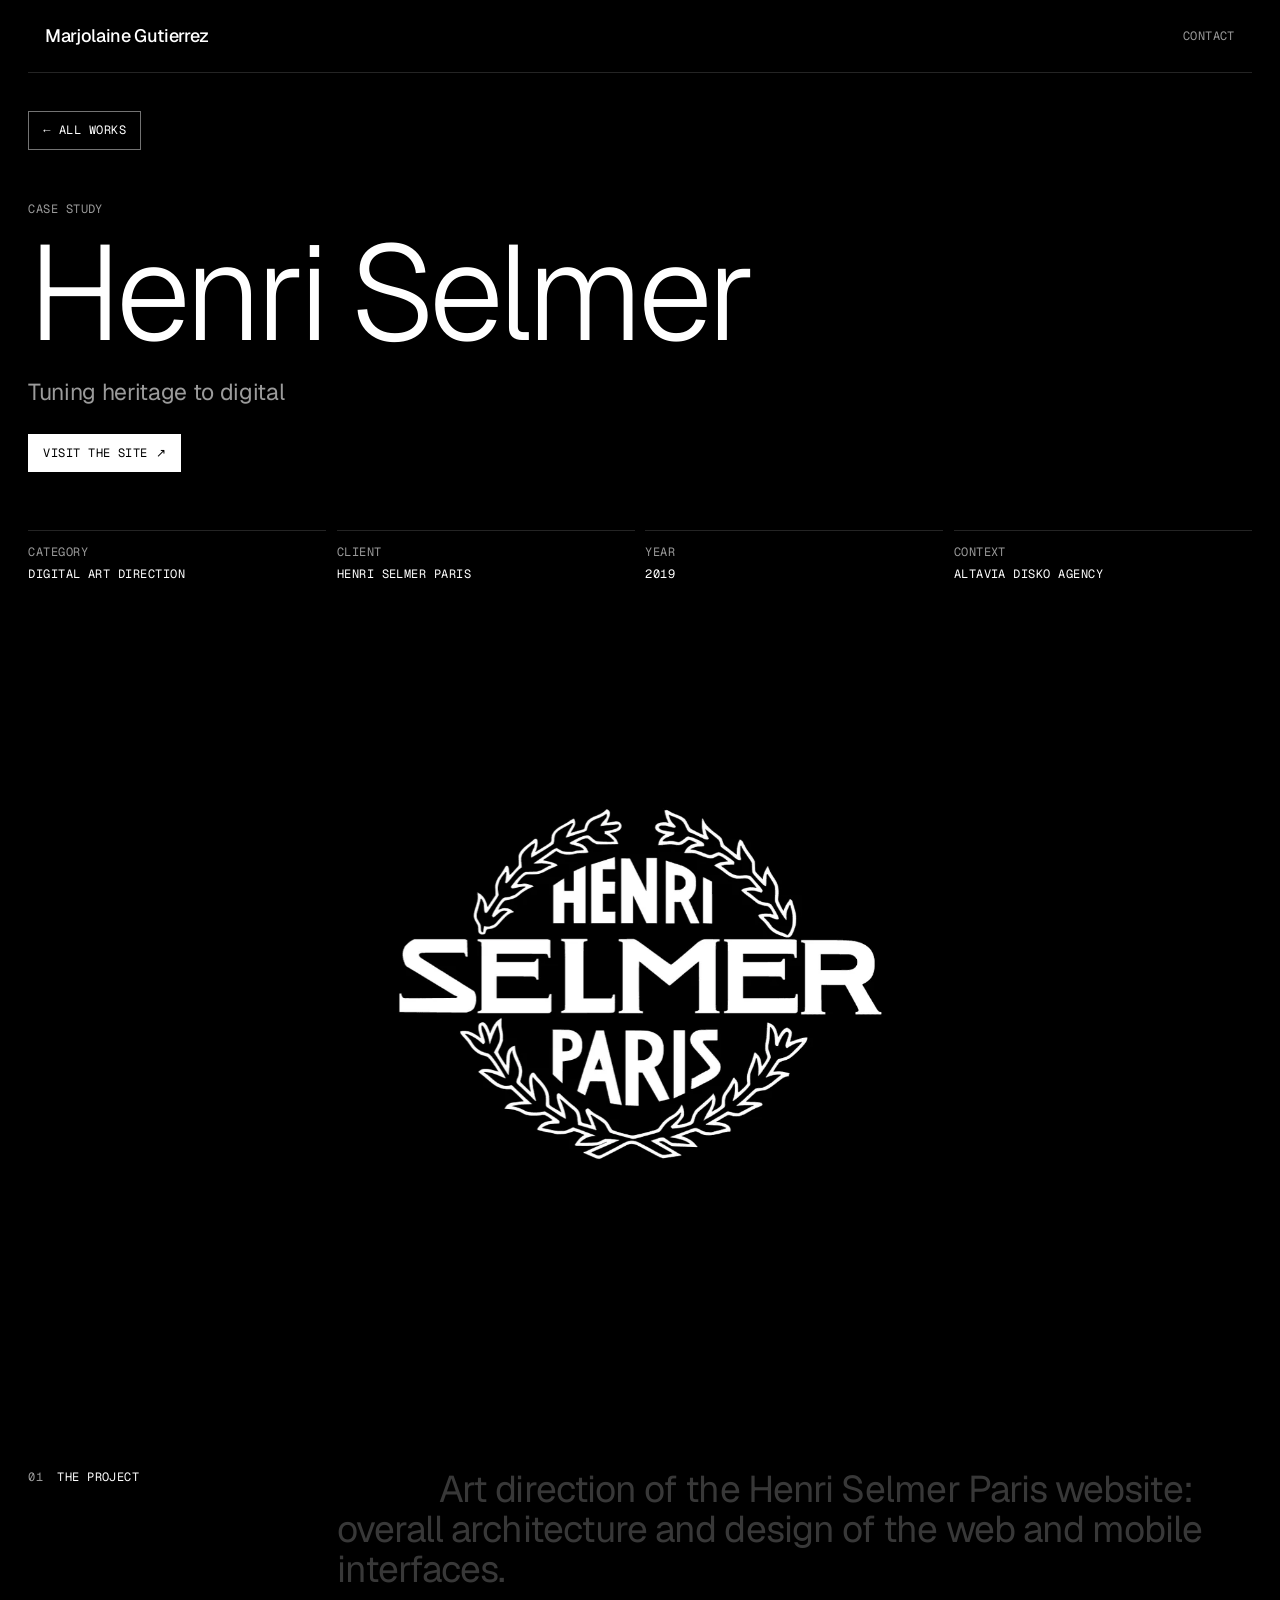
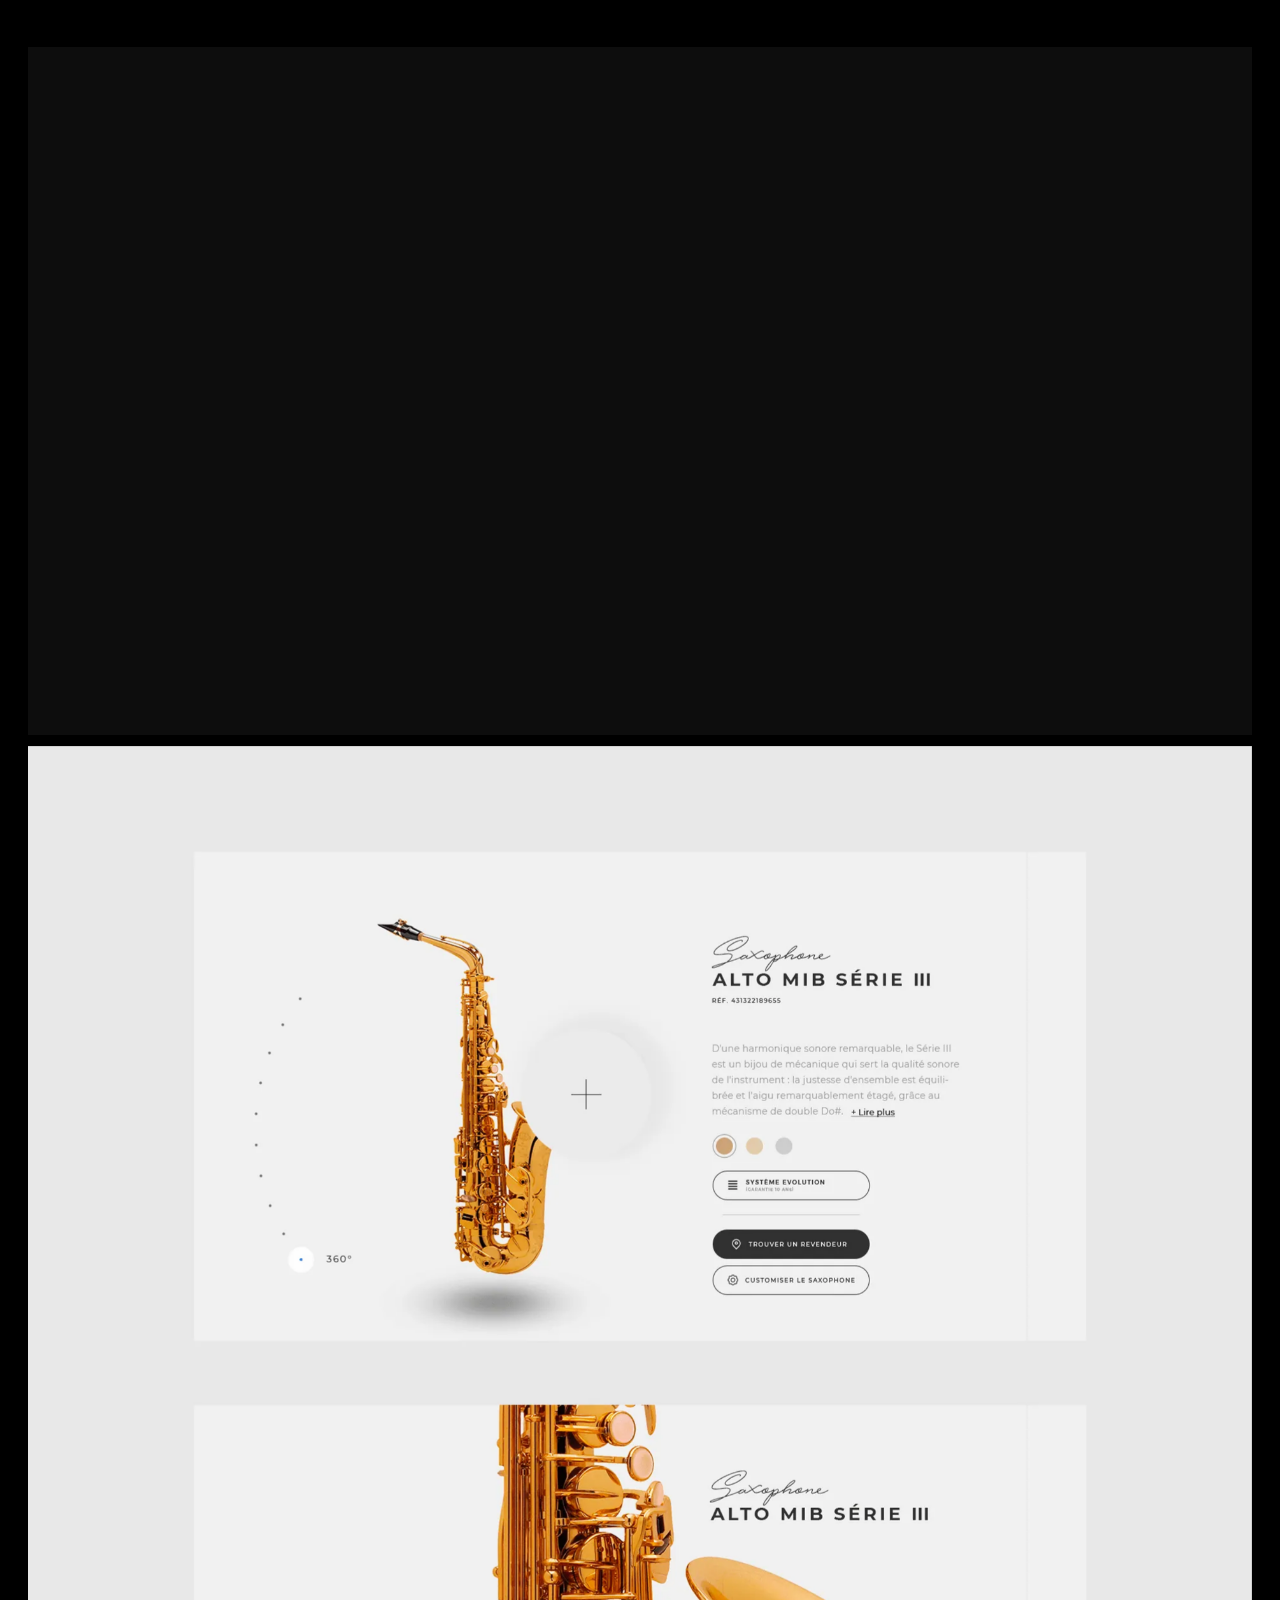
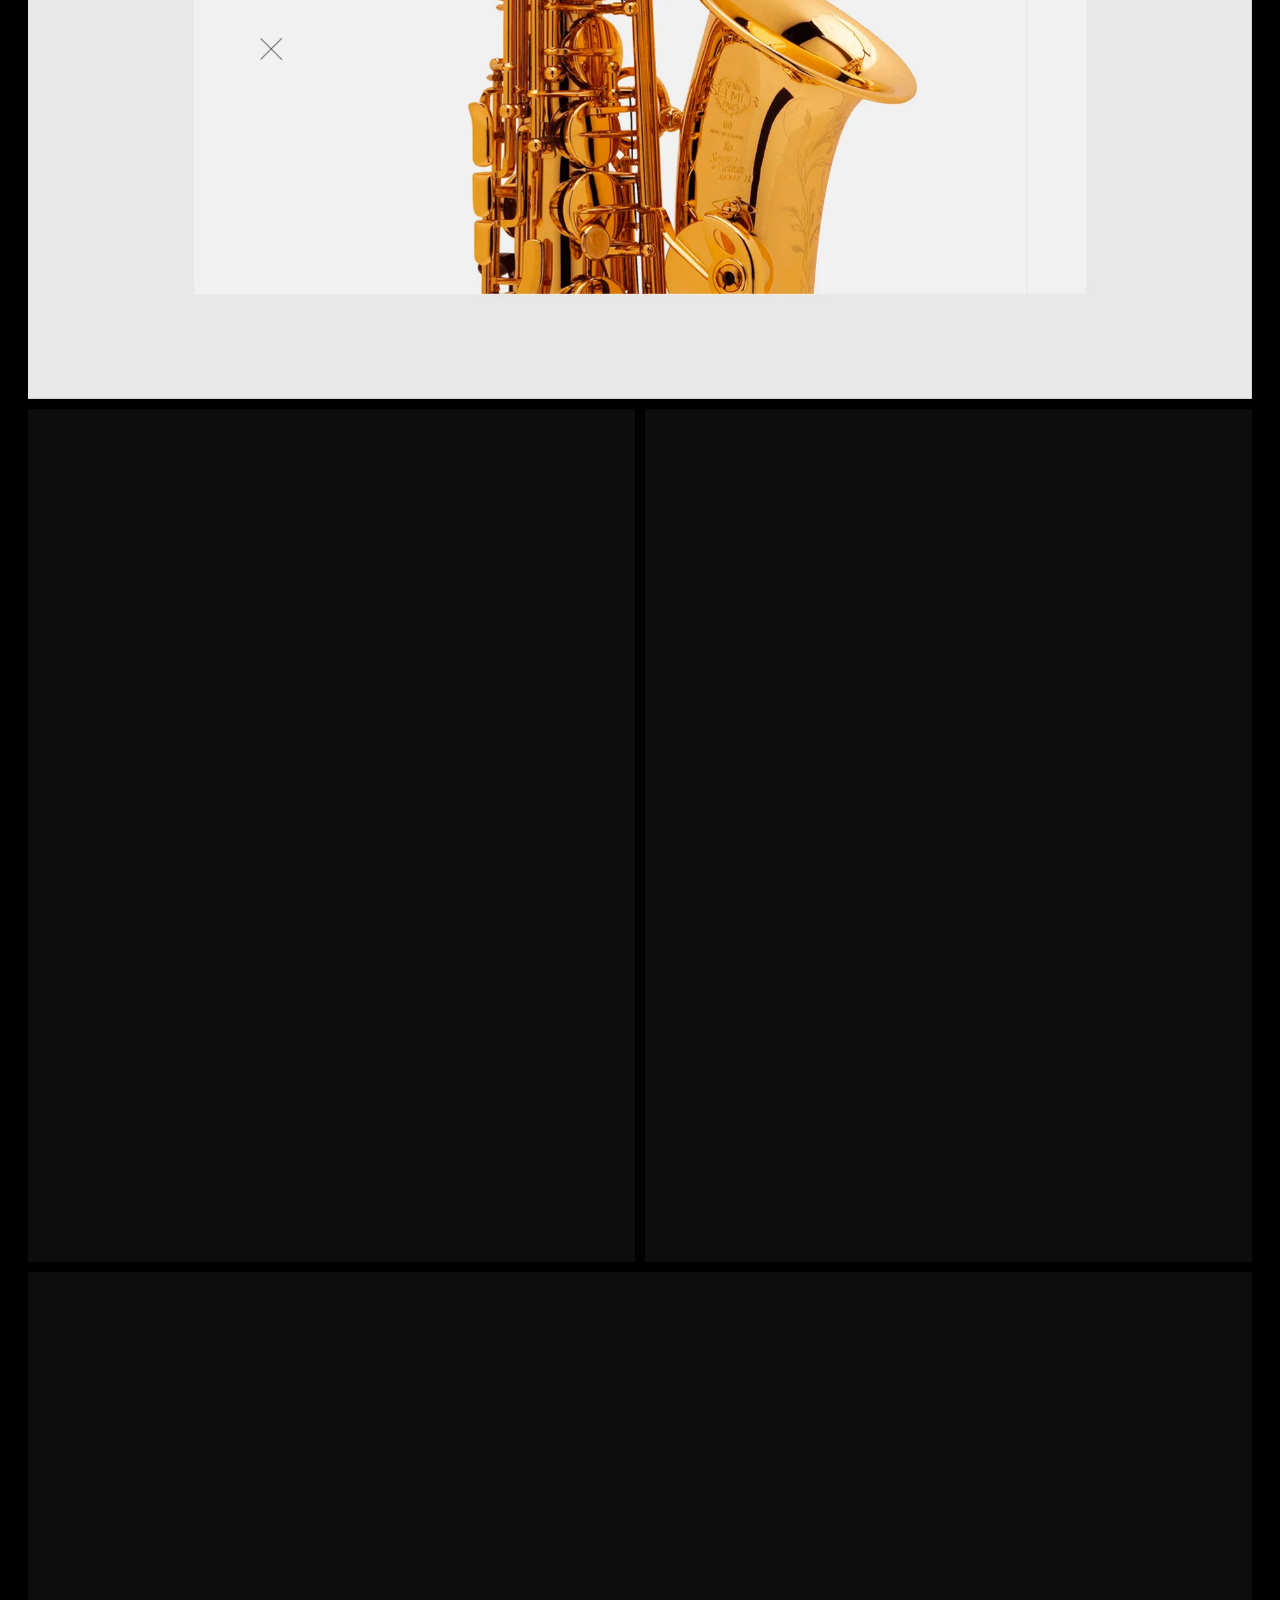
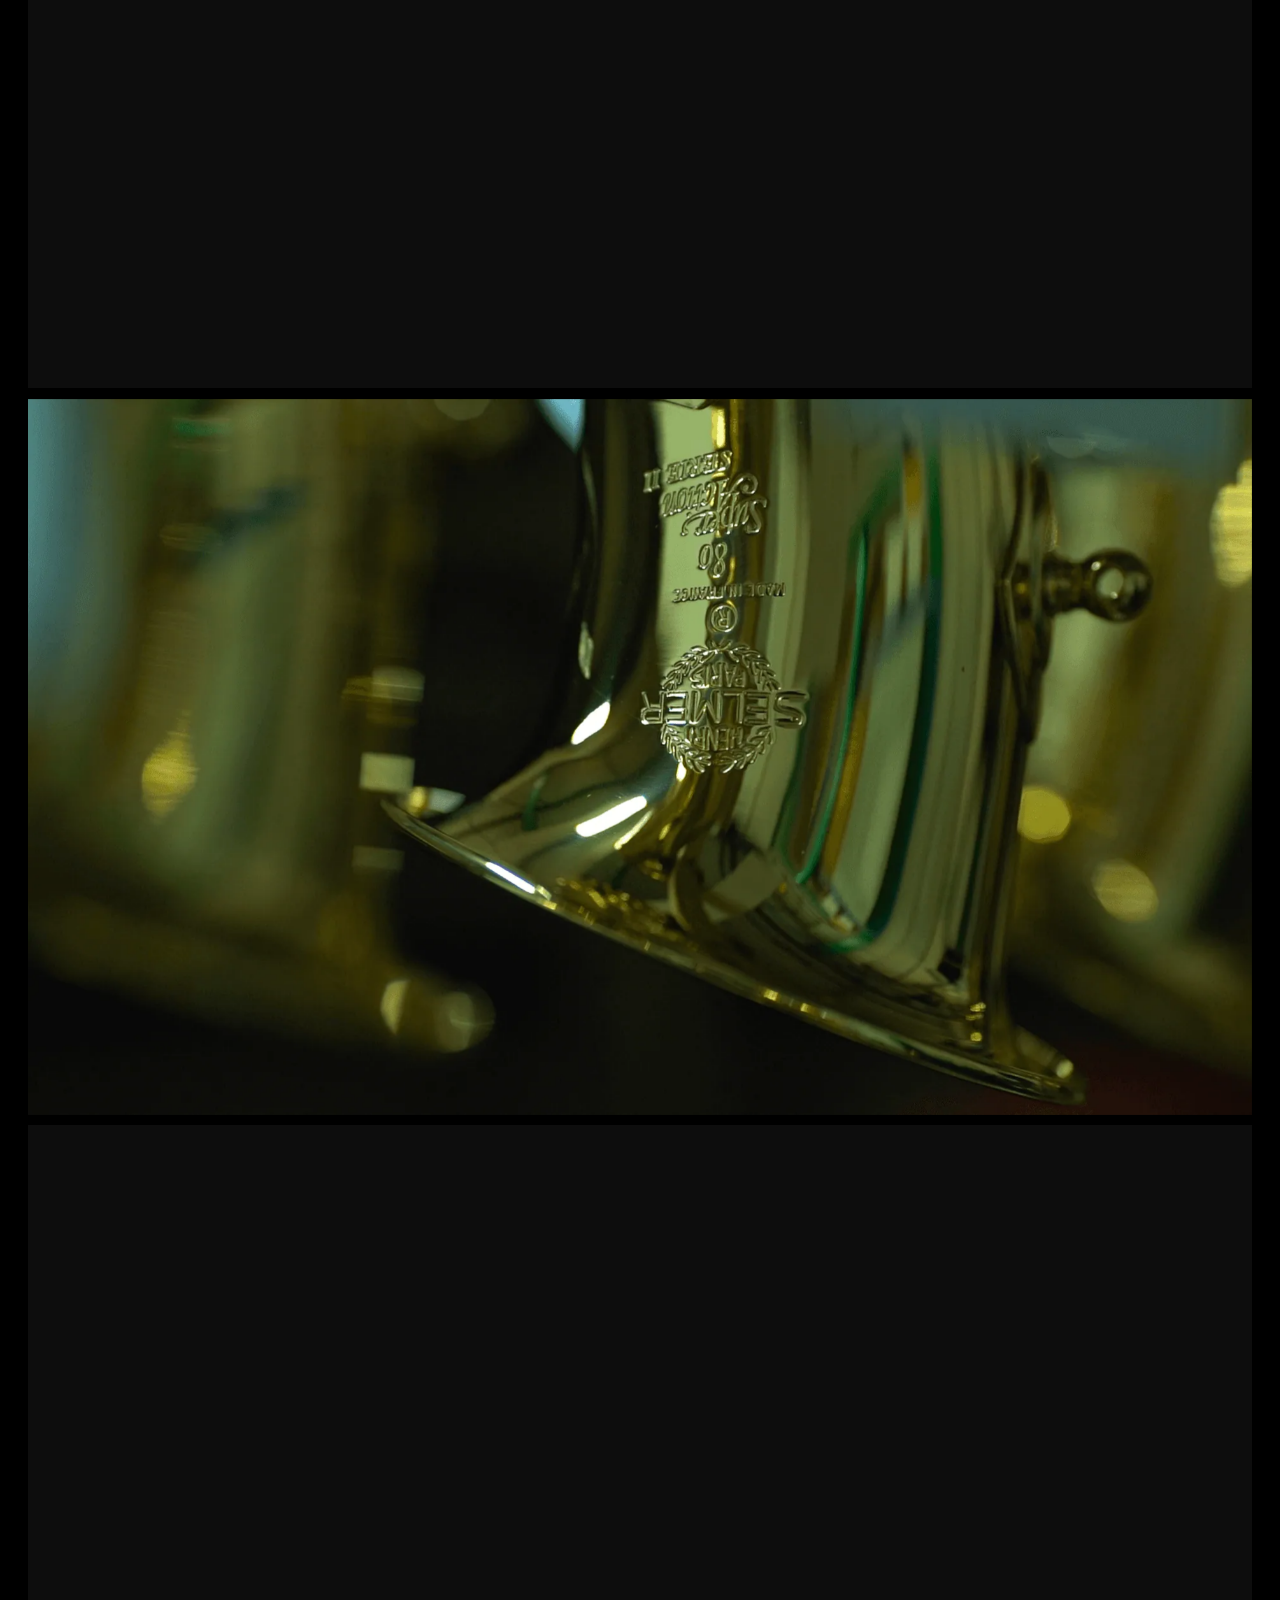
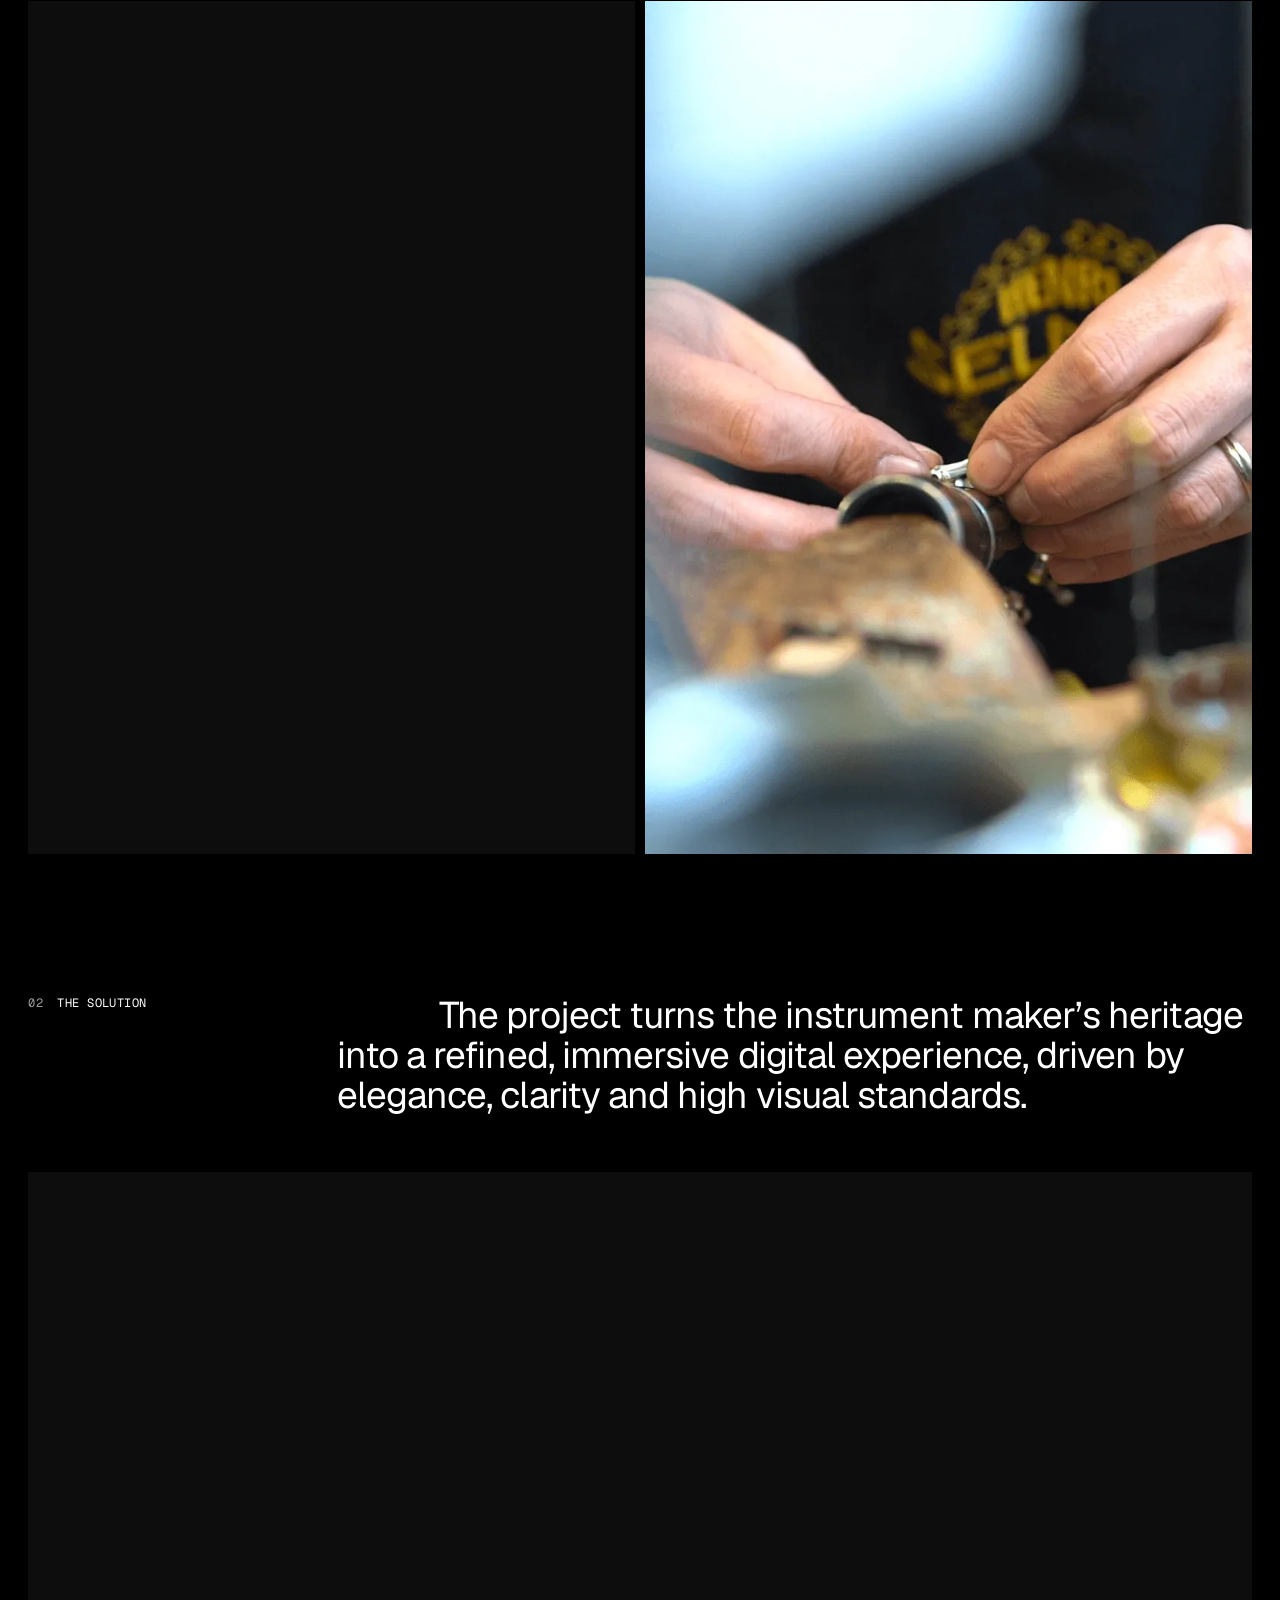
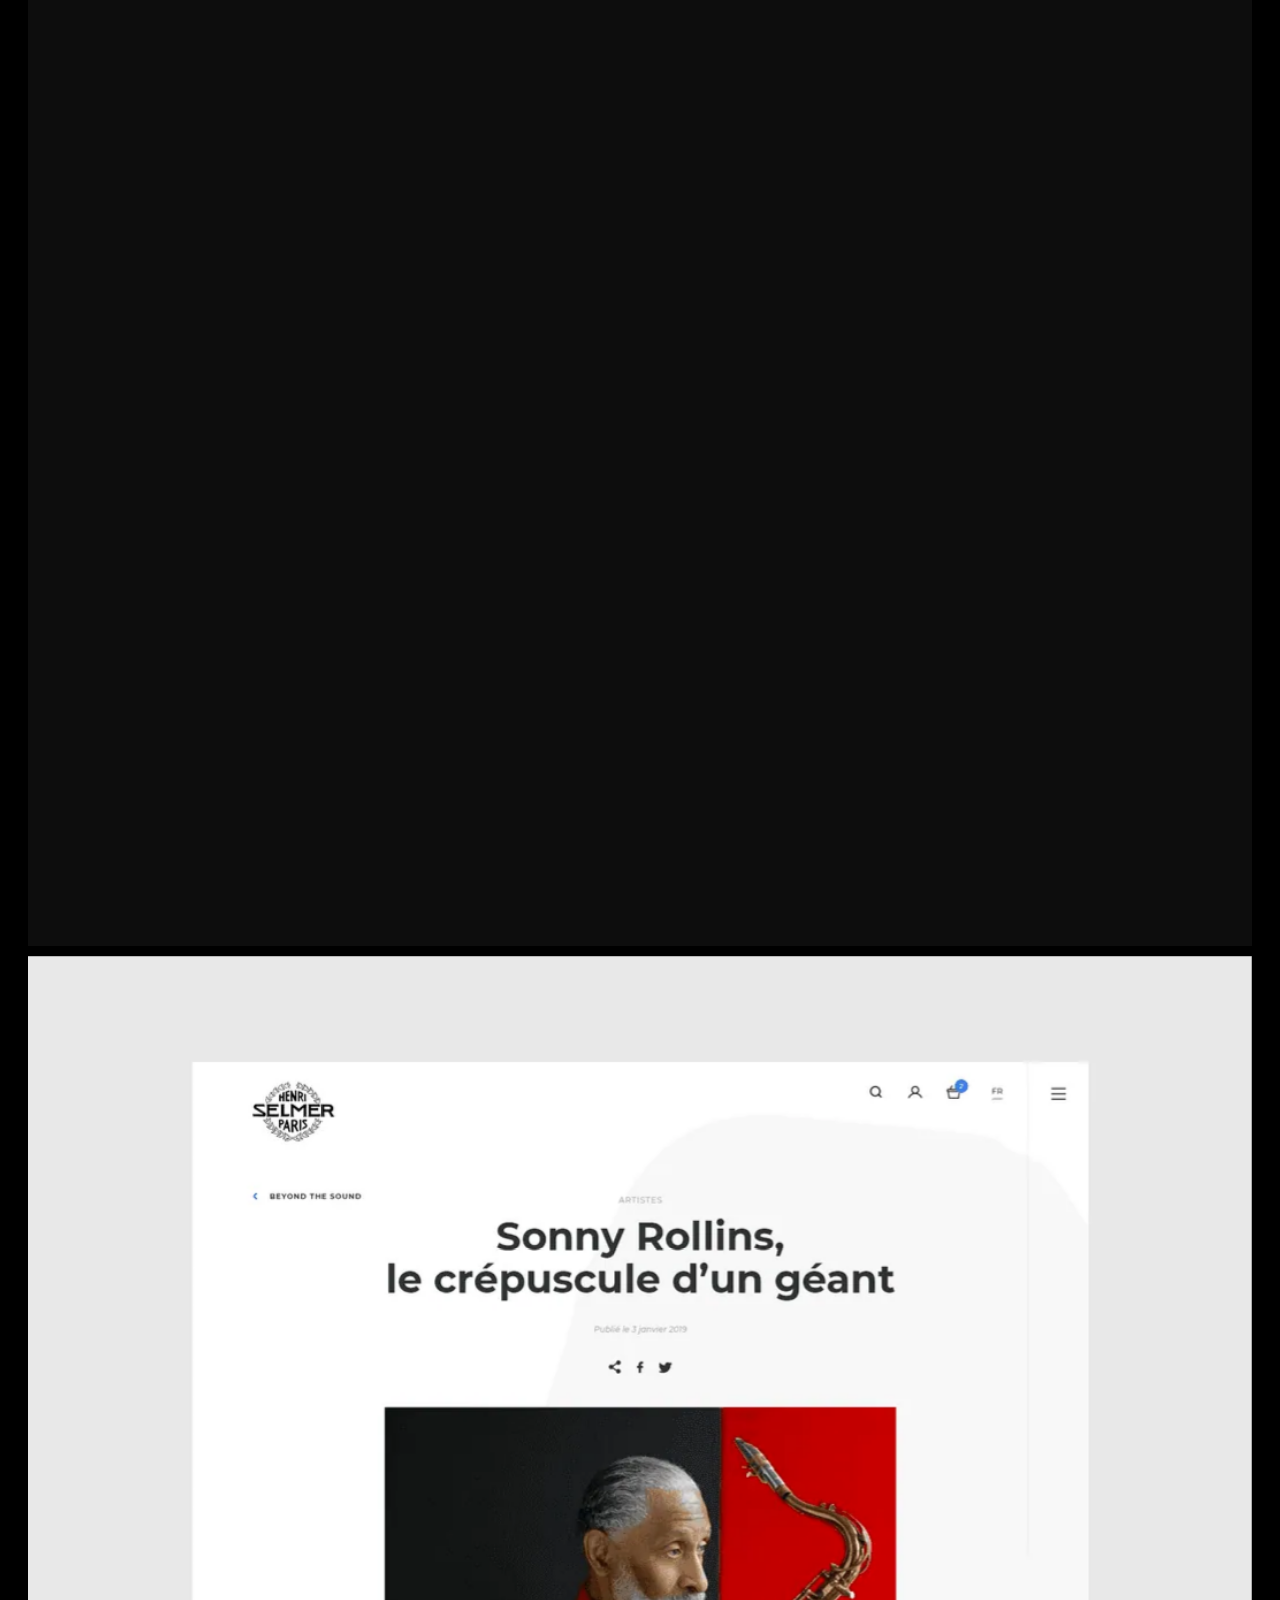
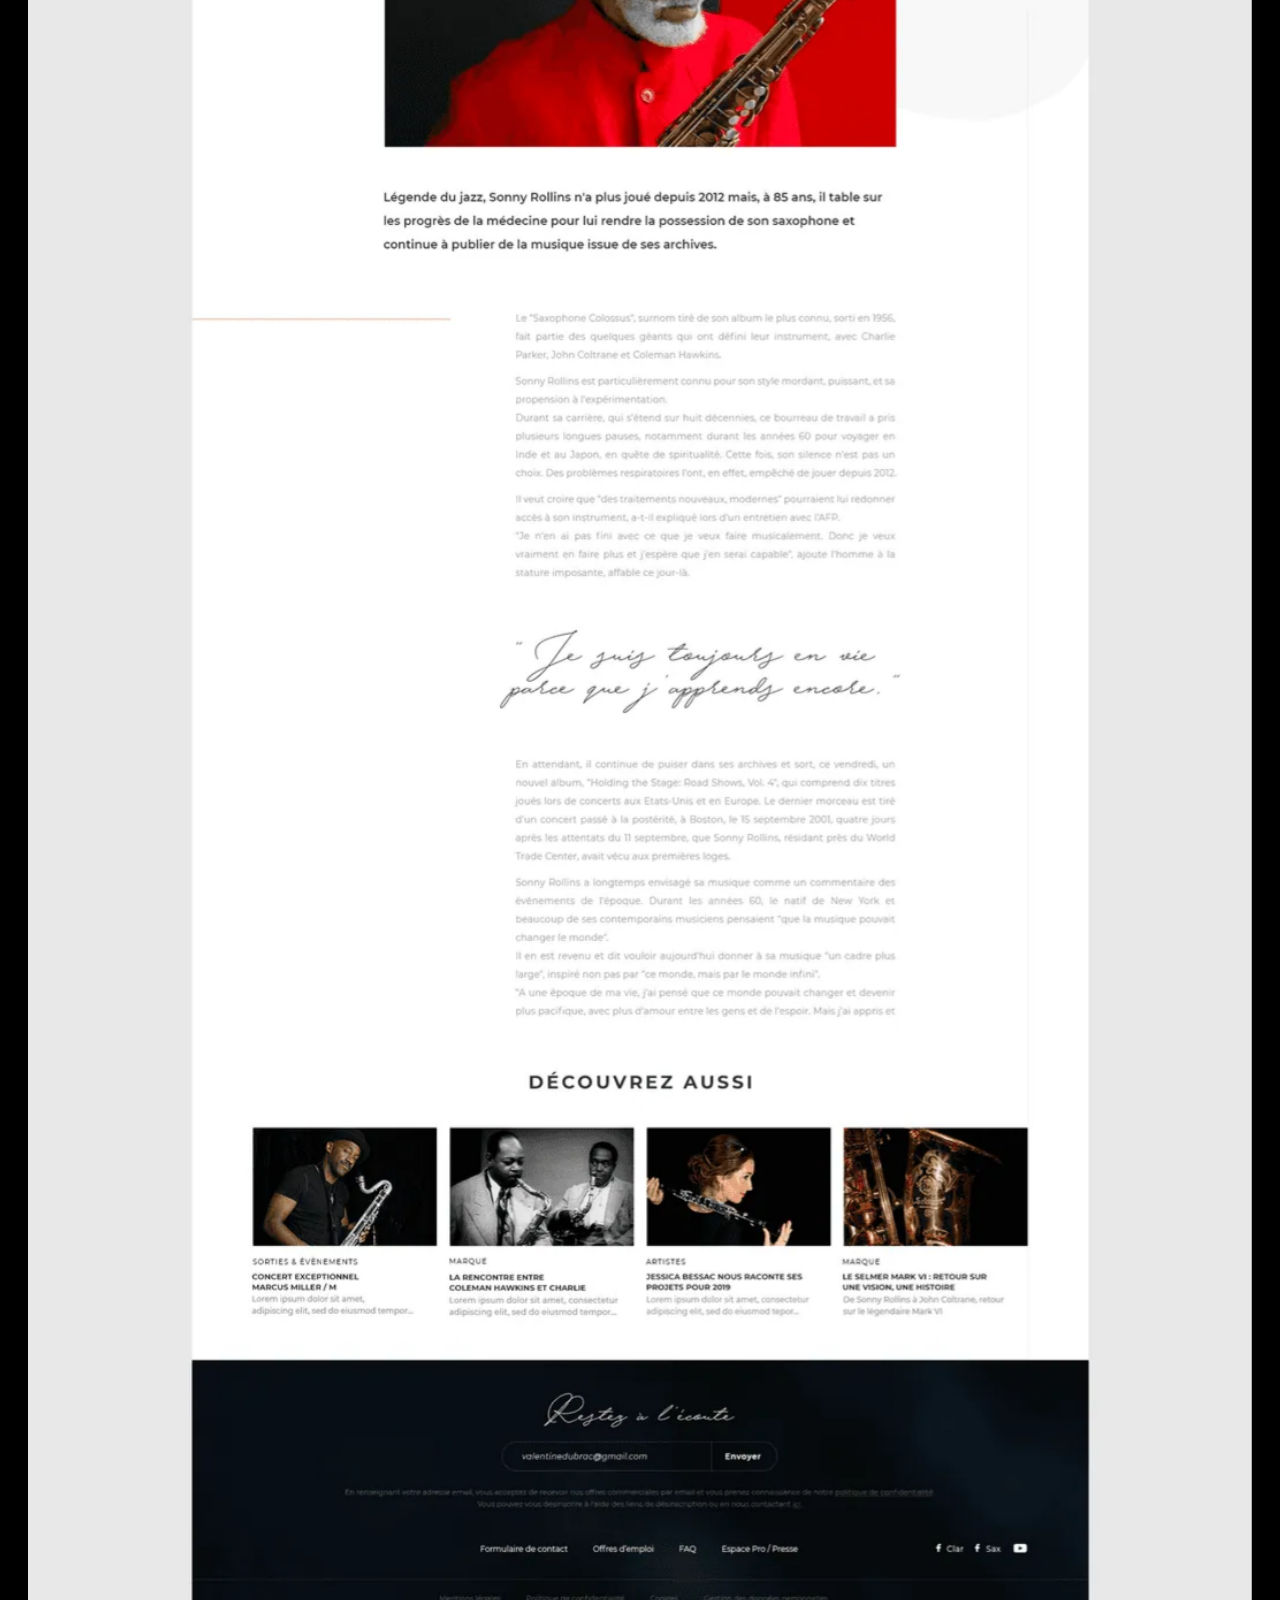
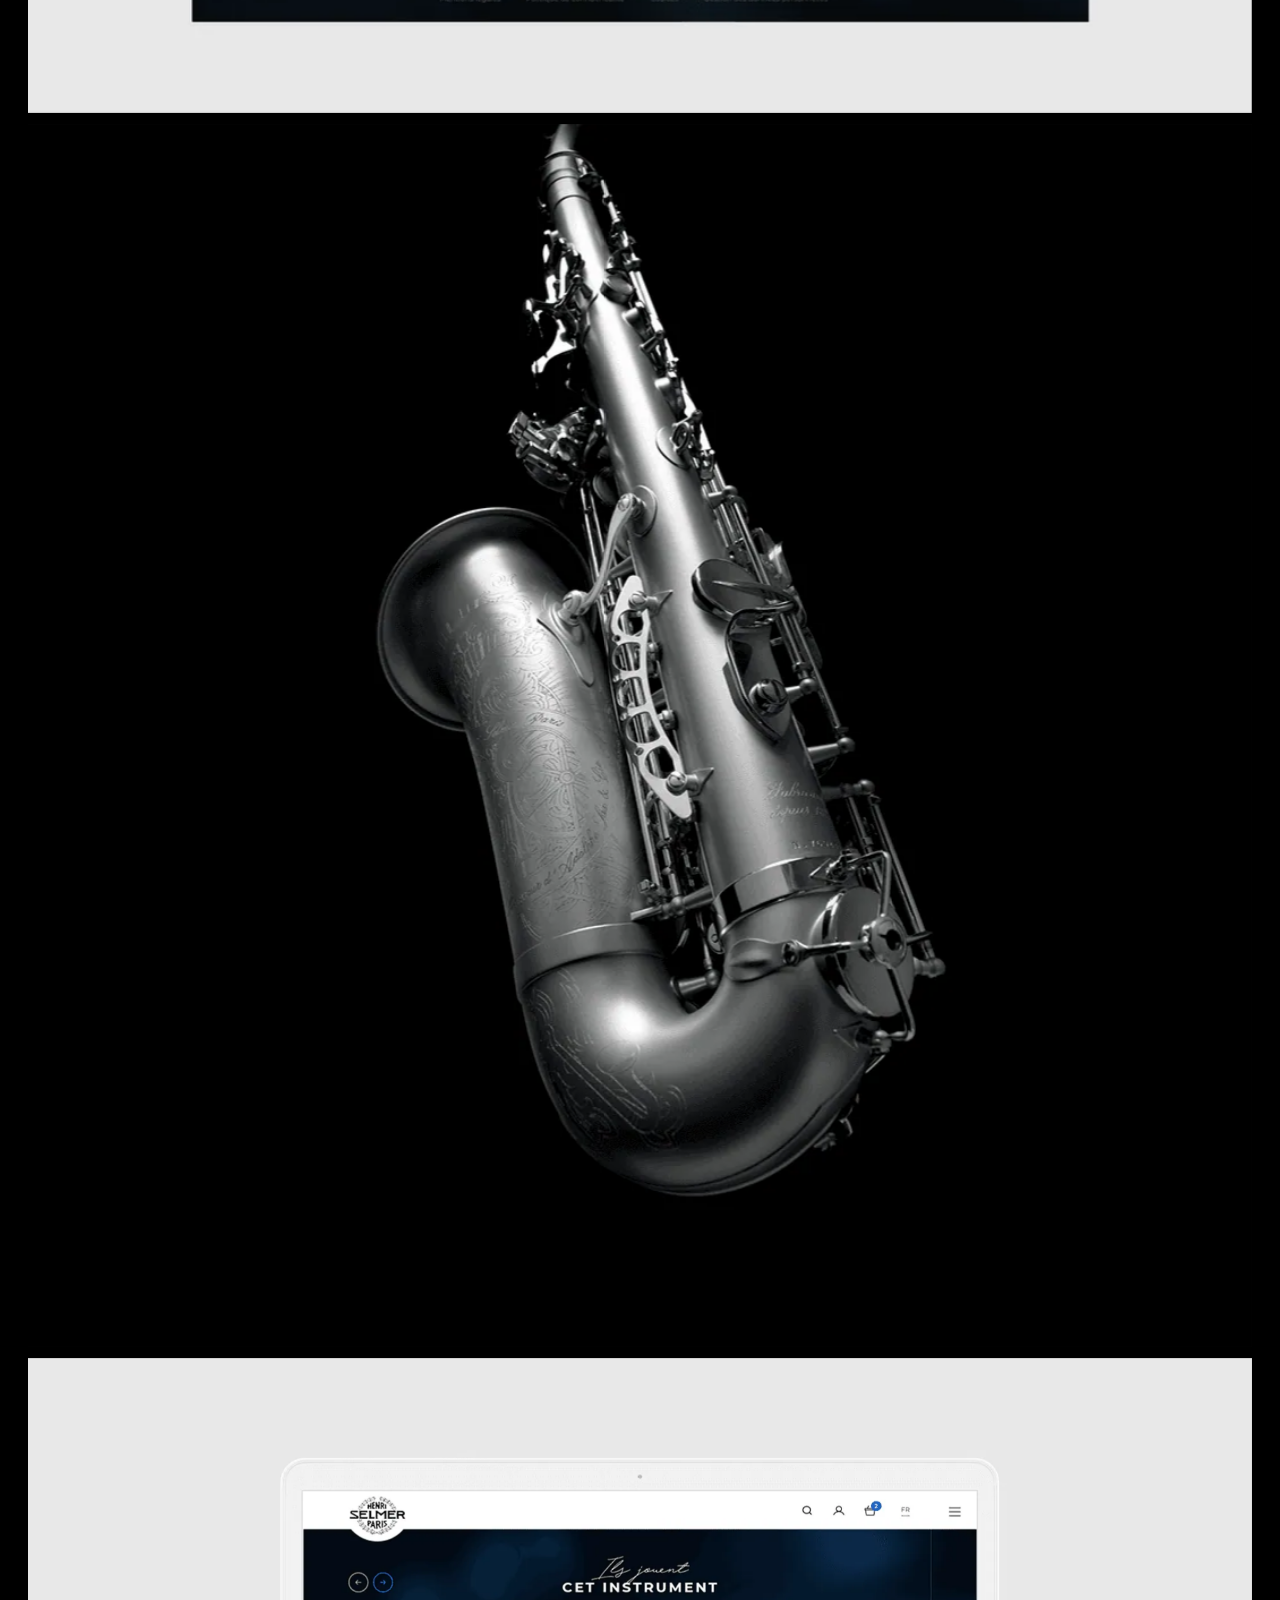
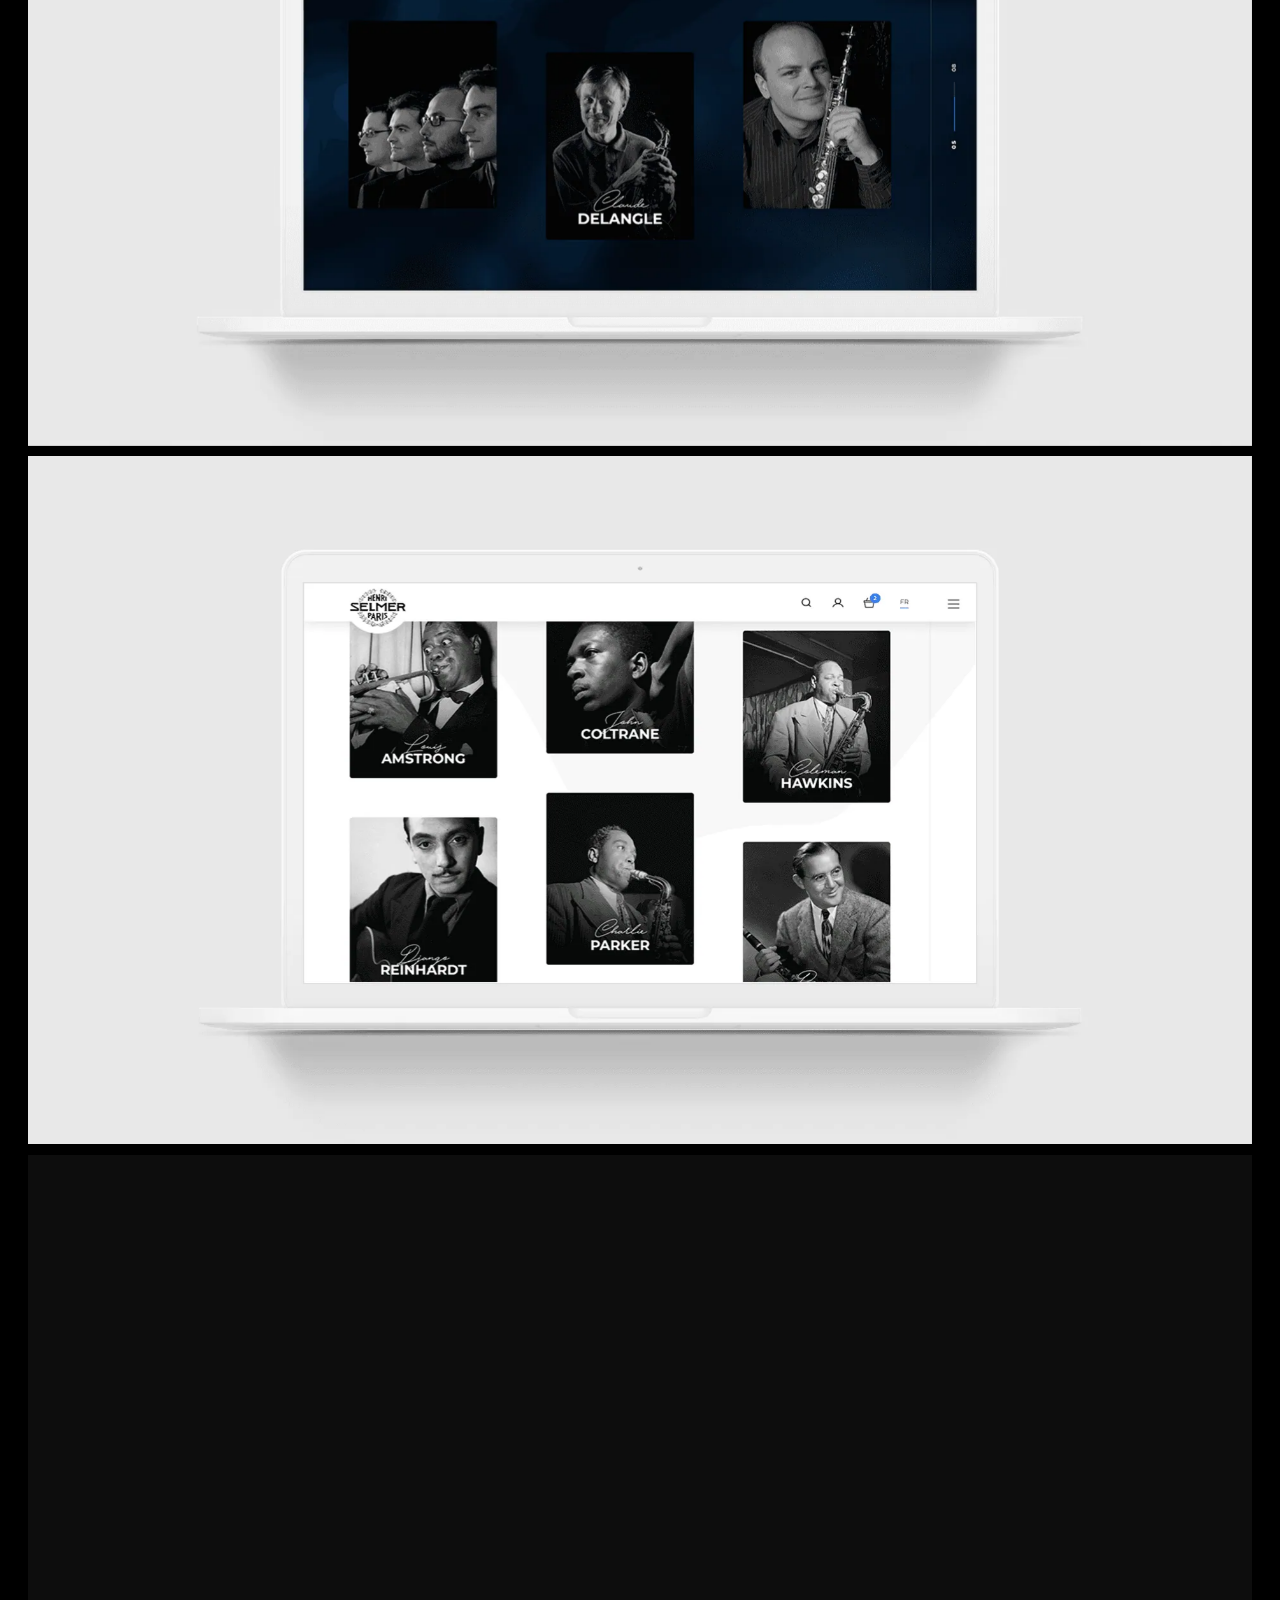
<file: henri-selmer.html>
<!DOCTYPE html>
<html lang="en">
<head>
  <meta charset="utf-8">
  <meta name="viewport" content="width=device-width, initial-scale=1">
  <title>Henri Selmer・Marjolaine Gutierrez</title>
  <meta name="description" content="Tuning heritage to digital">
  <meta property="og:title" content="Henri Selmer・Marjolaine Gutierrez">
  <meta property="og:description" content="Tuning heritage to digital">
  <meta property="og:image" content="https://marjolainegutierrez.fr/assets/images/henri-selmer.webp">
  <link rel="preload" href="assets/fonts/geist.woff2" as="font" type="font/woff2" crossorigin>
  <link rel="icon" href="data:image/svg+xml,%3Csvg xmlns=%22http://www.w3.org/2000/svg%22 viewBox=%220 0 100 100%22%3E%3Ctext y=%22.9em%22 font-size=%2290%22%3E%F0%9F%8C%9A%3C/text%3E%3C/svg%3E">
  <link rel="stylesheet" href="assets/style.css">
</head>
<body id="top" class="page-case">
  <div class="case-grid" aria-hidden="true"><span></span><span></span><span></span><span></span><span></span><span></span><span></span><span></span><span></span><span></span><span></span><span></span></div>

  <header class="site-header wrap">
    <div class="bar">
      <a href="index.html" class="logo gothic">Marjolaine Gutierrez</a>
      <nav class="nav" aria-label="Main navigation">
        <a href="index.html#contact"><span data-roll>Contact</span></a>
      </nav>
    </div>
    <hr class="rule">
  </header>

  <main>
    <section class="case-hero wrap">
      <a class="mono-btn" href="index.html#projets" data-reveal="fade"><span aria-hidden="true">←</span> All works</a>
      <p class="mono-label case-kicker" data-reveal="fade">Case study</p>
      <h1 class="case-title gothic" data-reveal="chars">Henri Selmer</h1>
      <p class="case-sub" data-reveal="fade">Tuning heritage to digital</p>
      <a class="mono-btn mono-btn--solid case-hero-link" href="https://www.selmer.fr/" target="_blank" rel="noopener" data-reveal="fade">Visit the site <span aria-hidden="true">↗</span></a>
      <div class="case-meta" data-reveal="rows"><div class="case-meta-item"><span class="mono-label">Category</span><span class="mono-value">Digital art direction</span></div><div class="case-meta-item"><span class="mono-label">Client</span><span class="mono-value">Henri Selmer Paris</span></div><div class="case-meta-item"><span class="mono-label">Year</span><span class="mono-value">2019</span></div><div class="case-meta-item"><span class="mono-label">Context</span><span class="mono-value">Altavia Disko agency</span></div></div>
    </section>
    <section class="case-cover wrap"><div class="pm-stack"><div class="pm-row pm-1"><figure class="pm" style="--ar:1920/1080"><div class="media" data-reveal="image"><img src="assets/projects/henri-selmer/01.webp" alt="" width="1920" height="1080" loading="lazy" decoding="async"></div></figure></div></div></section>

    <section class="case-sec wrap">
      <div class="case-sec-head">
        <p class="mono-label case-sec-label"><span class="mono-num">01</span>The project</p>
        <div class="case-sec-text"><p class="case-lead" data-lead>Art direction of the Henri Selmer Paris website: overall architecture and design of the web and mobile interfaces.</p></div>
      </div>
      <div class="pm-stack"><div class="pm-row pm-1"><figure class="pm" style="--ar:1920/1080"><div class="media" data-reveal="image"><img src="assets/projects/henri-selmer/02.webp" alt="" width="1920" height="1080" loading="lazy" decoding="async"></div></figure></div><div class="pm-row pm-1"><figure class="pm" style="--ar:1920/1967"><div class="media" data-reveal="image"><img src="assets/projects/henri-selmer/03.webp" alt="" width="1920" height="1967" loading="lazy" decoding="async"></div></figure></div><div class="pm-row pm-2"><figure class="pm" style="--ar:800/1124"><div class="media" data-reveal="image"><img src="assets/projects/henri-selmer/04.webp" alt="" width="800" height="1124" loading="lazy" decoding="async"></div></figure><figure class="pm" style="--ar:800/1124"><div class="media" data-reveal="image"><img src="assets/projects/henri-selmer/05.webp" alt="" width="800" height="1124" loading="lazy" decoding="async"></div></figure></div><div class="pm-row pm-1"><figure class="pm" style="--ar:1920/1124"><div class="media" data-reveal="image"><img src="assets/projects/henri-selmer/06.webp" alt="" width="1920" height="1124" loading="lazy" decoding="async"></div></figure></div><div class="pm-row pm-1"><figure class="pm" style="--ar:1920/1124"><div class="media" data-reveal="image"><img src="assets/projects/henri-selmer/07.webp" alt="" width="1920" height="1124" loading="lazy" decoding="async"></div></figure></div><div class="pm-row pm-1"><figure class="pm" style="--ar:1920/1080"><div class="media" data-reveal="image"><img src="assets/projects/henri-selmer/08.webp" alt="" width="1920" height="1080" loading="lazy" decoding="async"></div></figure></div><div class="pm-row pm-1"><figure class="pm" style="--ar:1833/2048"><div class="media" data-reveal="image"><img src="assets/projects/henri-selmer/09.webp" alt="" width="1833" height="2048" loading="lazy" decoding="async"></div></figure></div><div class="pm-row pm-2"><figure class="pm" style="--ar:800/1124"><div class="media" data-reveal="image"><img src="assets/projects/henri-selmer/10.webp" alt="" width="800" height="1124" loading="lazy" decoding="async"></div></figure><figure class="pm" style="--ar:800/1124"><div class="media" data-reveal="image"><img src="assets/projects/henri-selmer/11.webp" alt="" width="800" height="1124" loading="lazy" decoding="async"></div></figure></div></div>
    </section>

    <section class="case-sec wrap">
      <div class="case-sec-head">
        <p class="mono-label case-sec-label"><span class="mono-num">02</span>The solution</p>
        <div class="case-sec-text"><p class="case-lead" data-lead>The project turns the instrument maker’s heritage into a refined, immersive digital experience, driven by elegance, clarity and high visual standards.</p></div>
      </div>
      <div class="pm-stack"><div class="pm-row pm-1"><figure class="pm" style="--ar:1825/2048"><div class="media" data-reveal="image"><img src="assets/projects/henri-selmer/12.webp" alt="" width="1825" height="2048" loading="lazy" decoding="async"></div></figure></div><div class="pm-row pm-1"><figure class="pm" style="--ar:1063/2048"><div class="media" data-reveal="image"><img src="assets/projects/henri-selmer/13.webp" alt="" width="1063" height="2048" loading="lazy" decoding="async"></div></figure></div><div class="pm-row pm-1"><figure class="pm" style="--ar:1080/1080"><div class="media" data-reveal="image"><img src="assets/projects/henri-selmer/14.webp" alt="" width="1080" height="1080" loading="lazy" decoding="async"></div></figure></div><div class="pm-row pm-1"><figure class="pm" style="--ar:1920/1080"><div class="media" data-reveal="image"><img src="assets/projects/henri-selmer/15.webp" alt="" width="1920" height="1080" loading="lazy" decoding="async"></div></figure></div><div class="pm-row pm-1"><figure class="pm" style="--ar:1920/1080"><div class="media" data-reveal="image"><img src="assets/projects/henri-selmer/16.webp" alt="" width="1920" height="1080" loading="lazy" decoding="async"></div></figure></div><div class="pm-row pm-1"><figure class="pm" style="--ar:1920/1080"><div class="media" data-reveal="image"><img src="assets/projects/henri-selmer/17.webp" alt="" width="1920" height="1080" loading="lazy" decoding="async"></div></figure></div><div class="pm-row pm-1"><figure class="pm" style="--ar:1385/2048"><div class="media" data-reveal="image"><img src="assets/projects/henri-selmer/18.webp" alt="" width="1385" height="2048" loading="lazy" decoding="async"></div></figure></div></div>
    </section>

    <section class="case-next">
      <a class="case-next-link wrap" href="moet-chandon.html">
        <span class="mono-label">Next project</span>
        <span class="case-next-row">
          <span class="case-next-name gothic">Moët &amp; Chandon</span>
          <span class="case-next-arrow" aria-hidden="true">→</span>
        </span>
        <span class="case-next-preview media" aria-hidden="true">
          <video muted loop playsinline preload="none" poster="assets/images/moet-chandon.webp" data-src="assets/videos/moet-chandon.mp4"></video>
        </span>
      </a>
    </section>
  </main>

  <footer class="wrap">
    <div class="back-top-row" data-reveal="fade">
      <button class="pill" type="button" data-top><span data-roll>Back to top</span></button>
    </div>
    <hr class="rule">
    <a class="footer-big" href="https://www.linkedin.com/in/marjolaine-gutierrez-75636482/" target="_blank" rel="noopener">
      <span class="fit gothic" data-reveal="chars">Linkedin</span>
    </a>
  </footer>

  <script src="assets/lenis.min.js"></script>
  <script src="assets/main.js"></script>
</body>
</html>
</file>
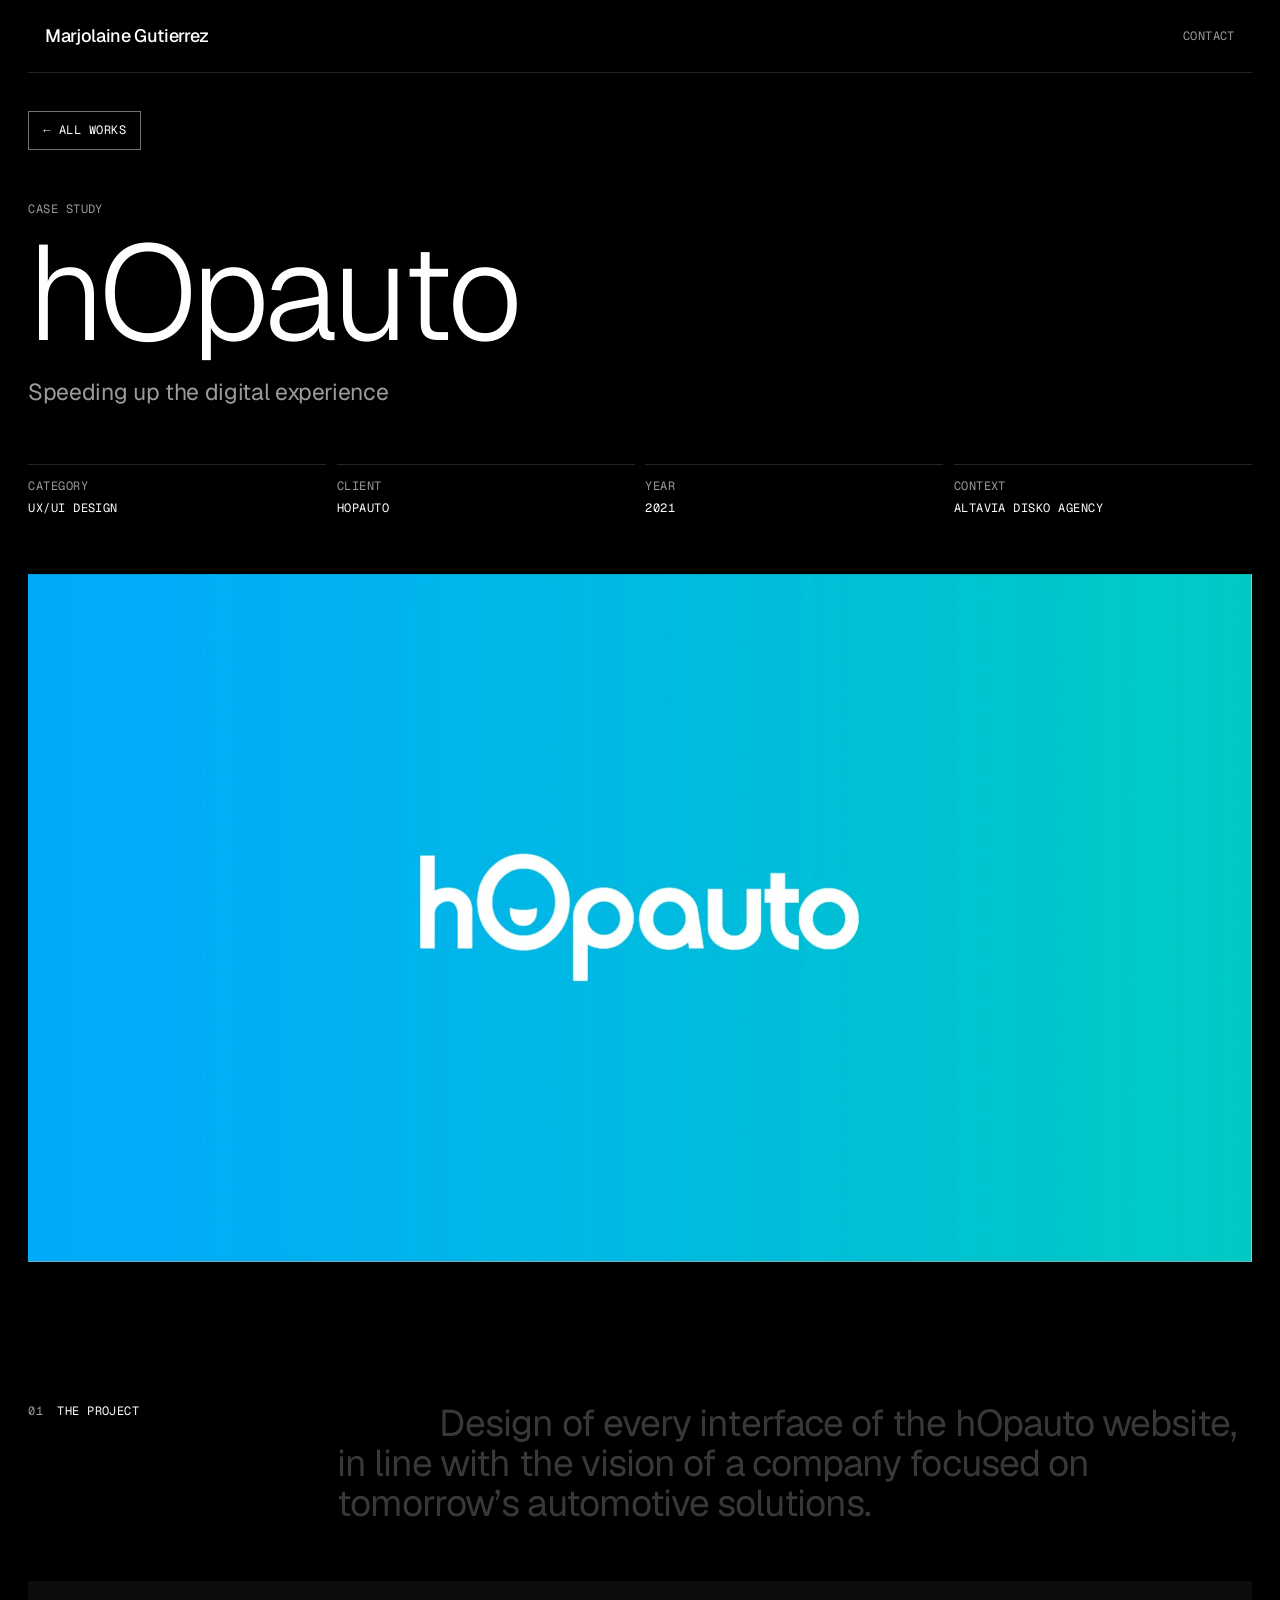
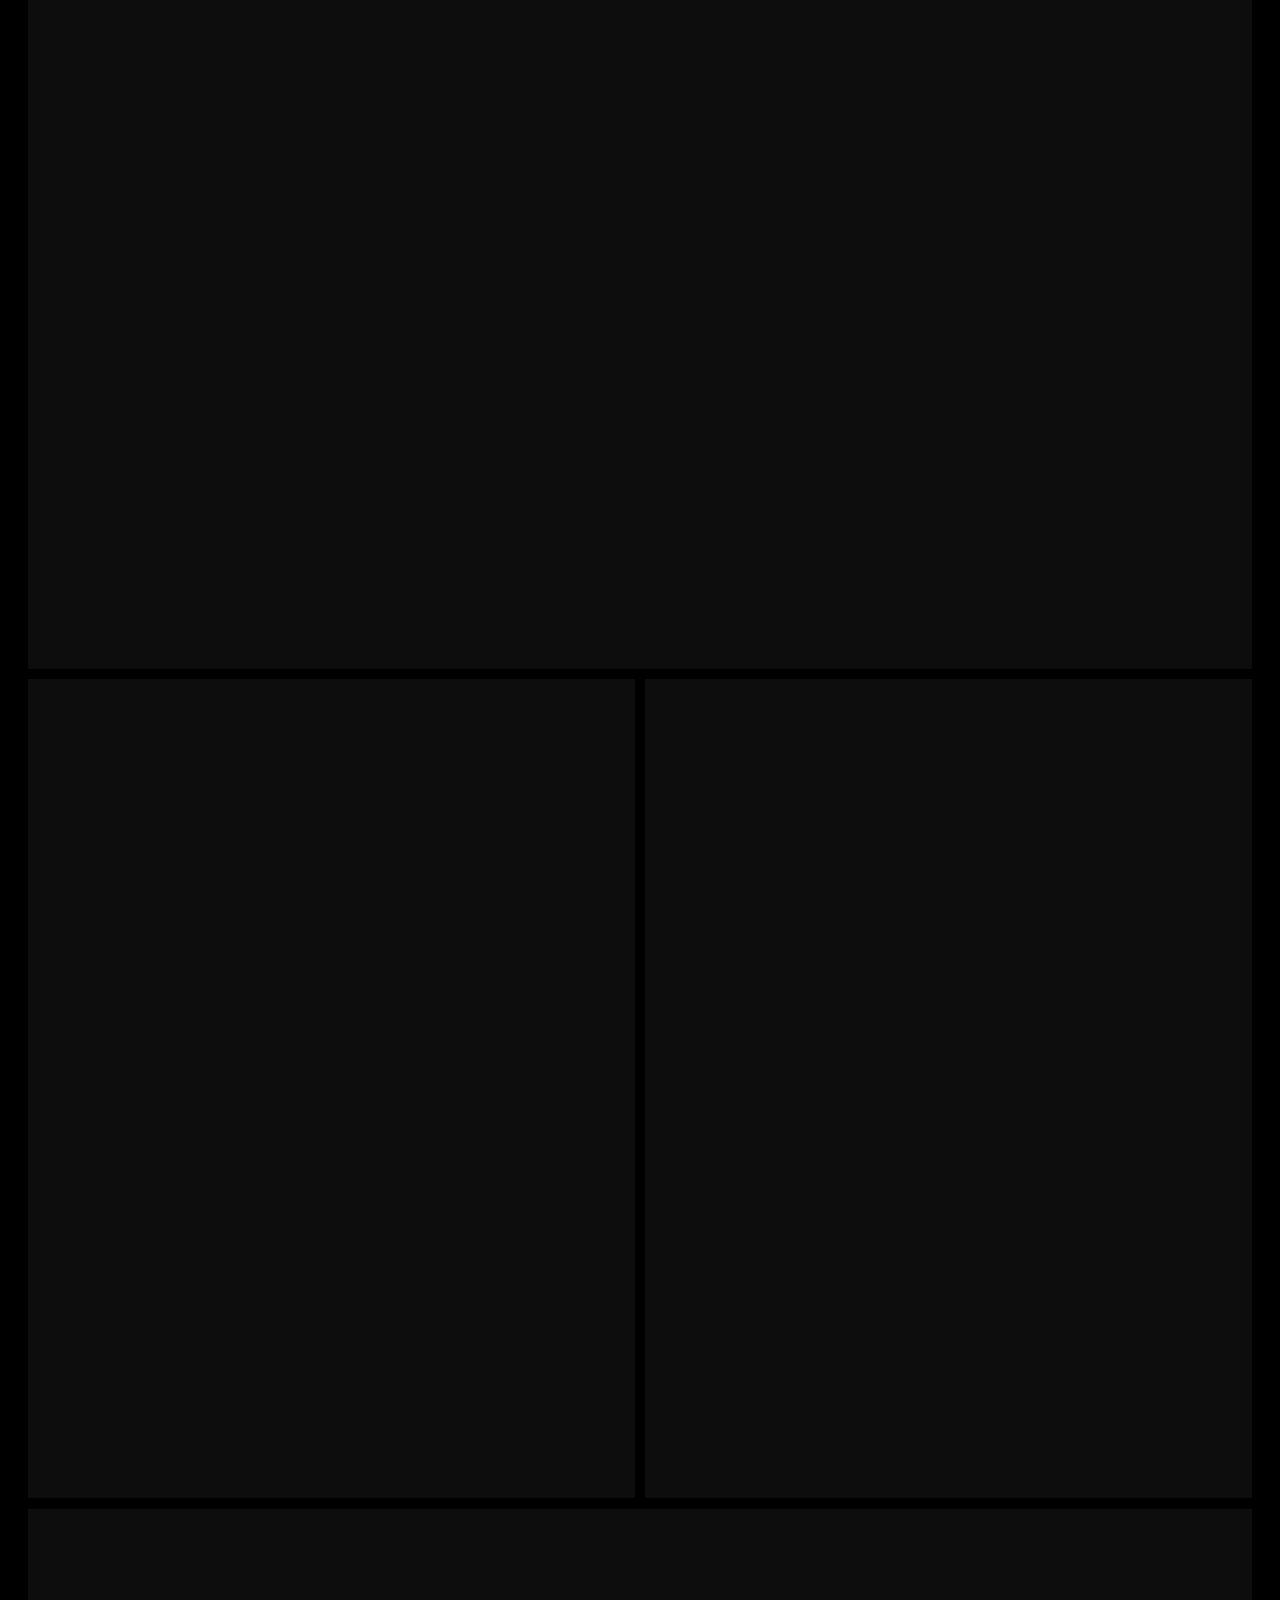
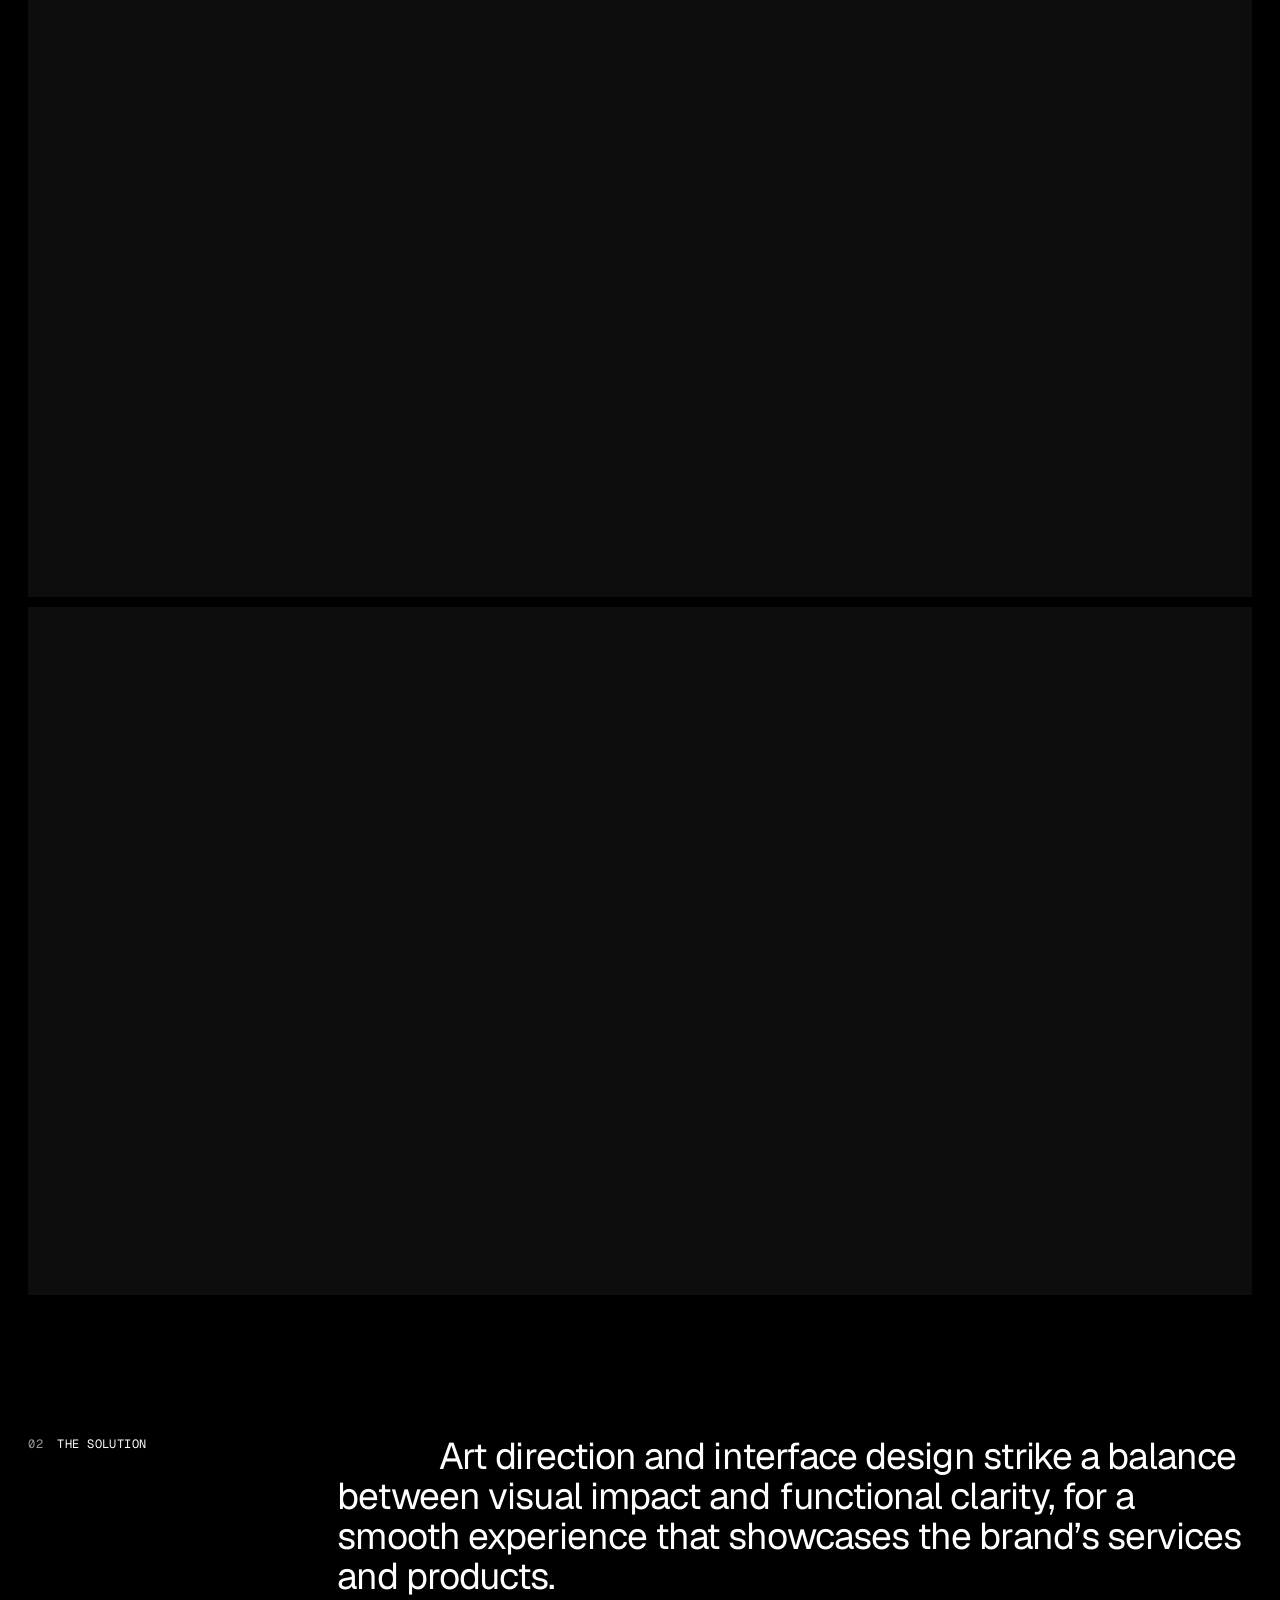
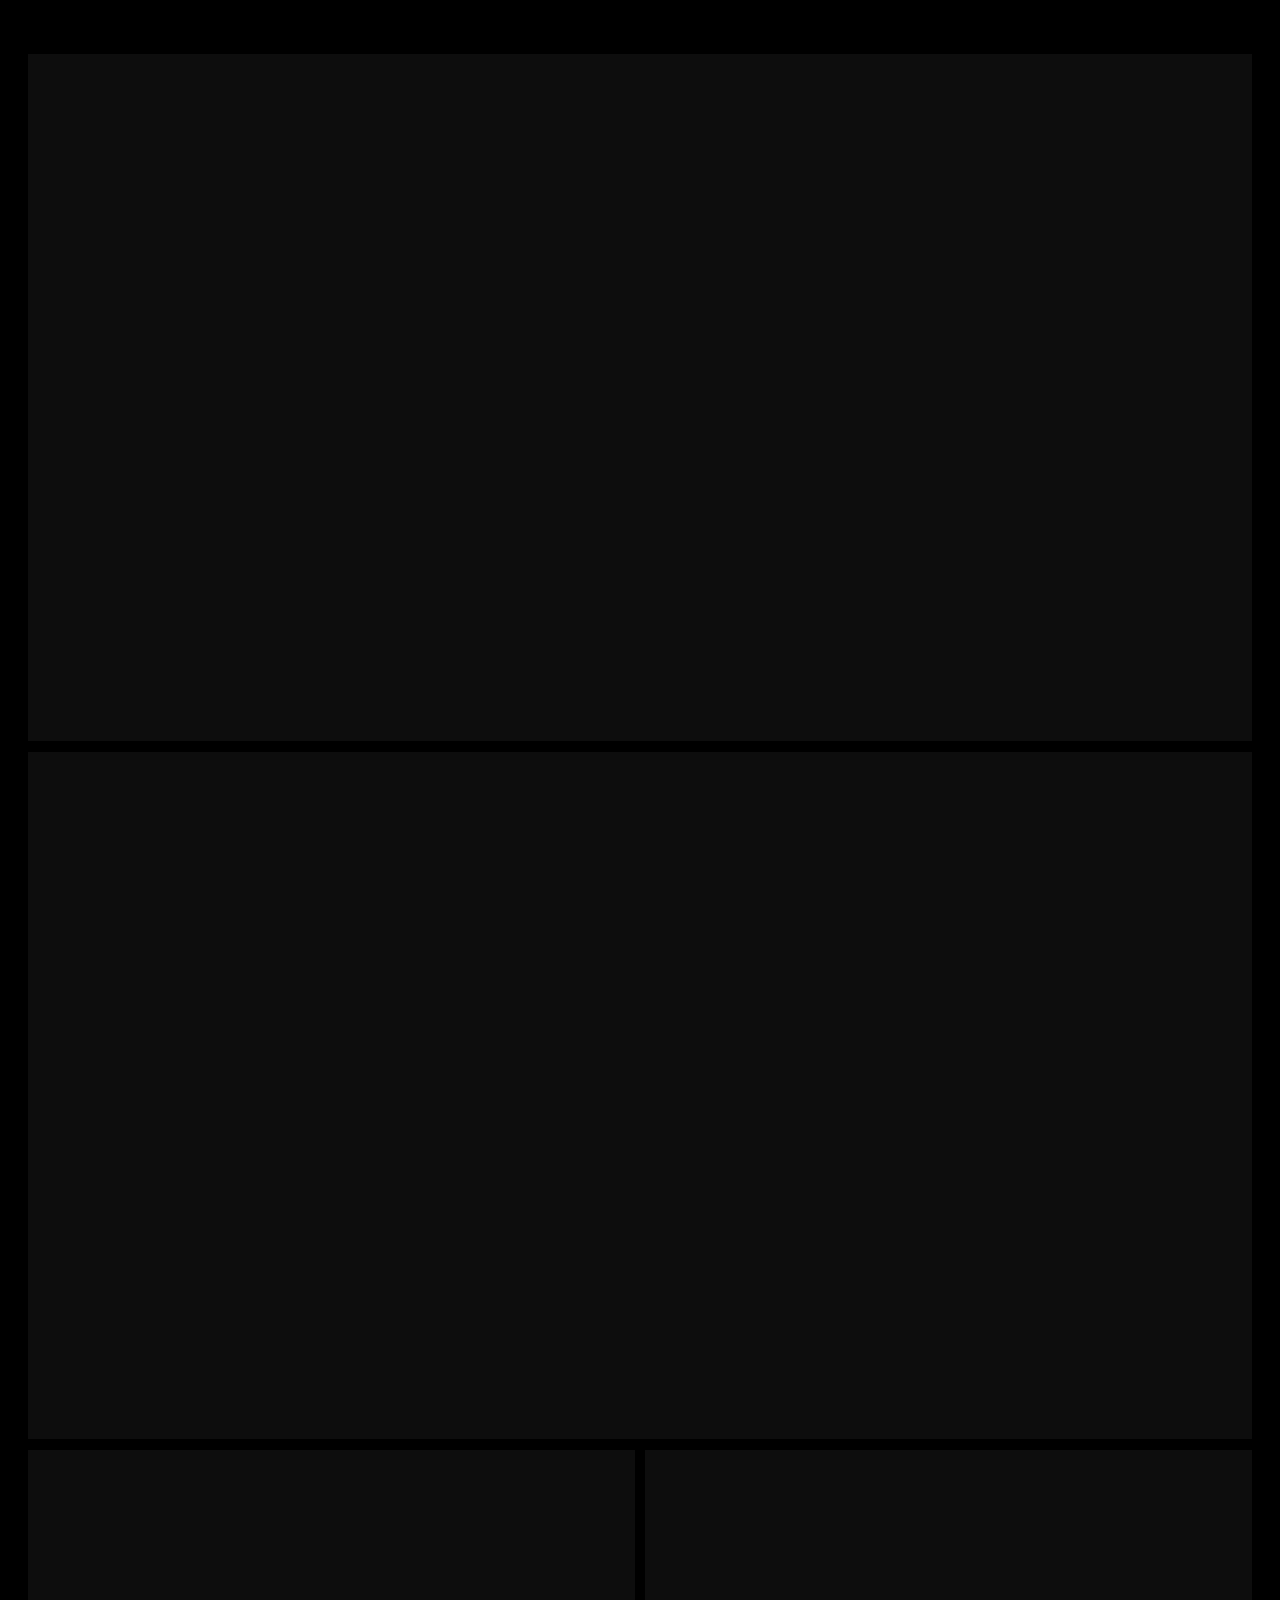
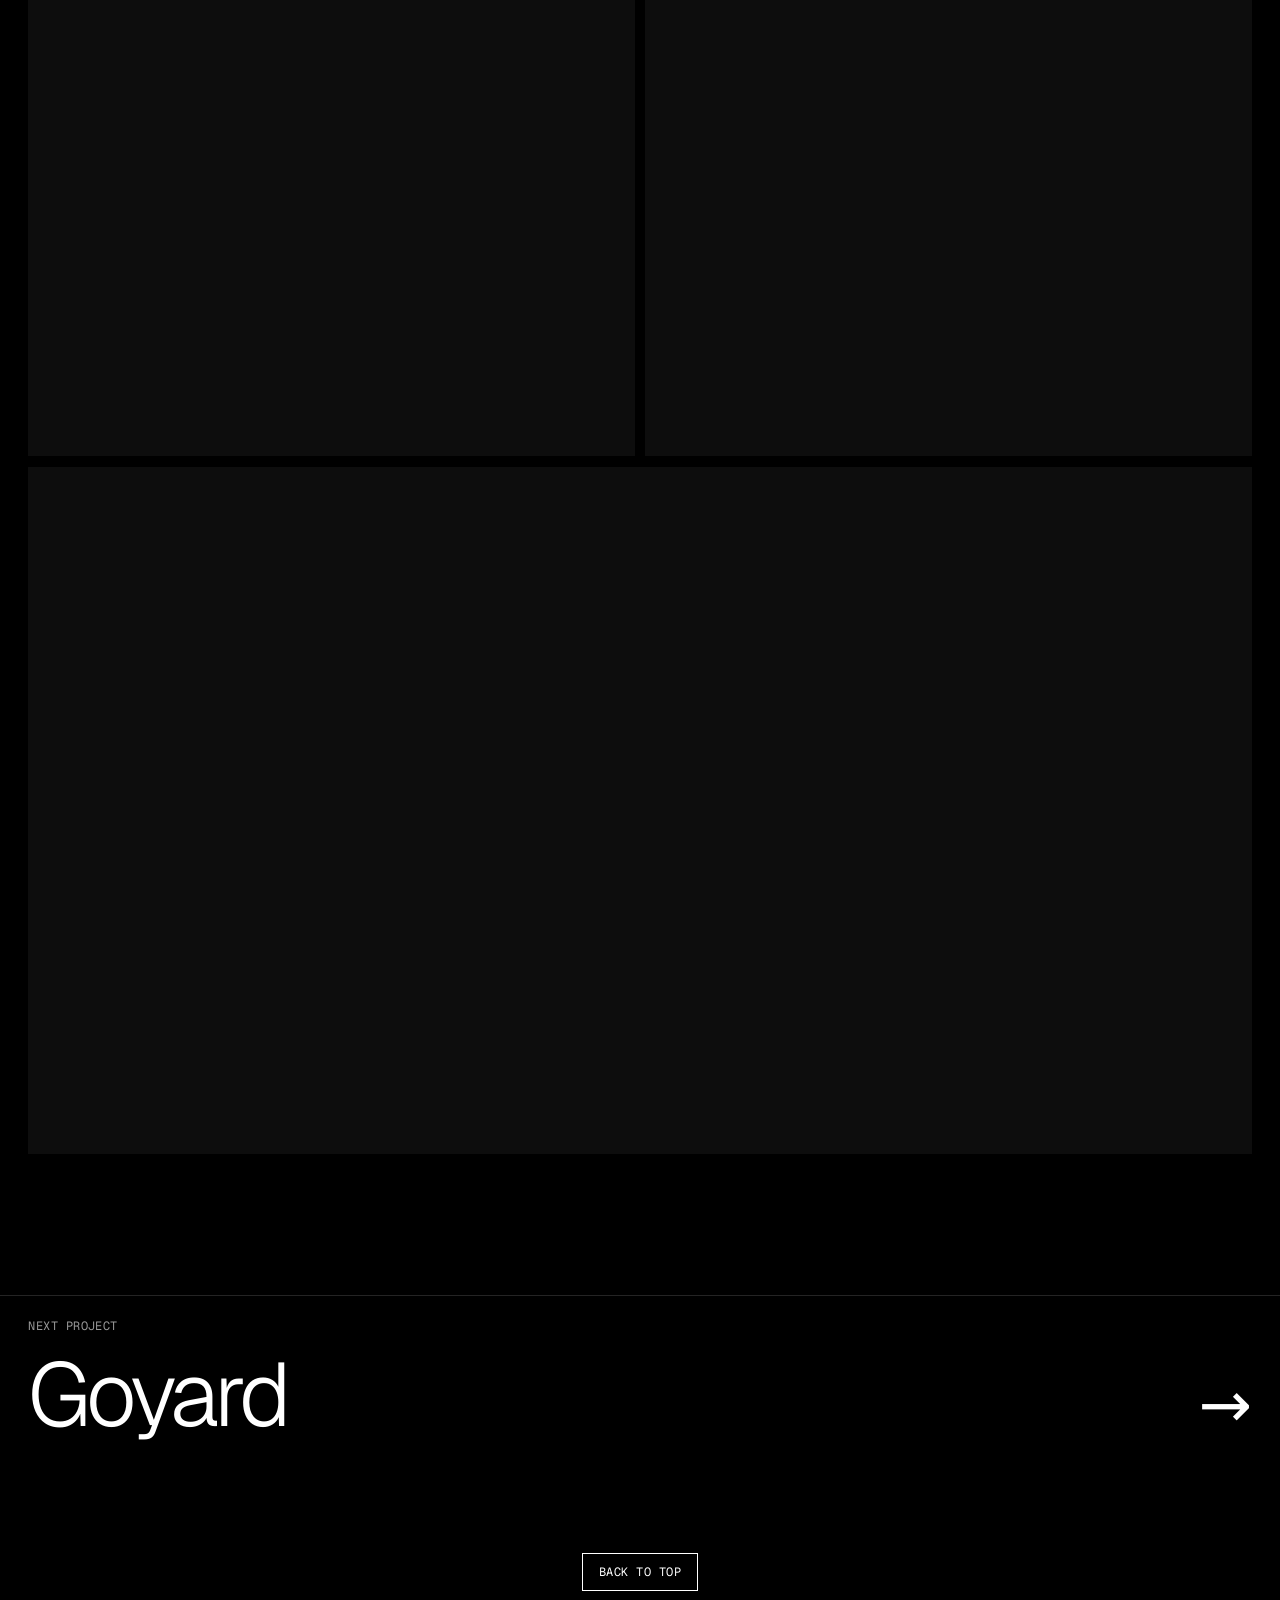
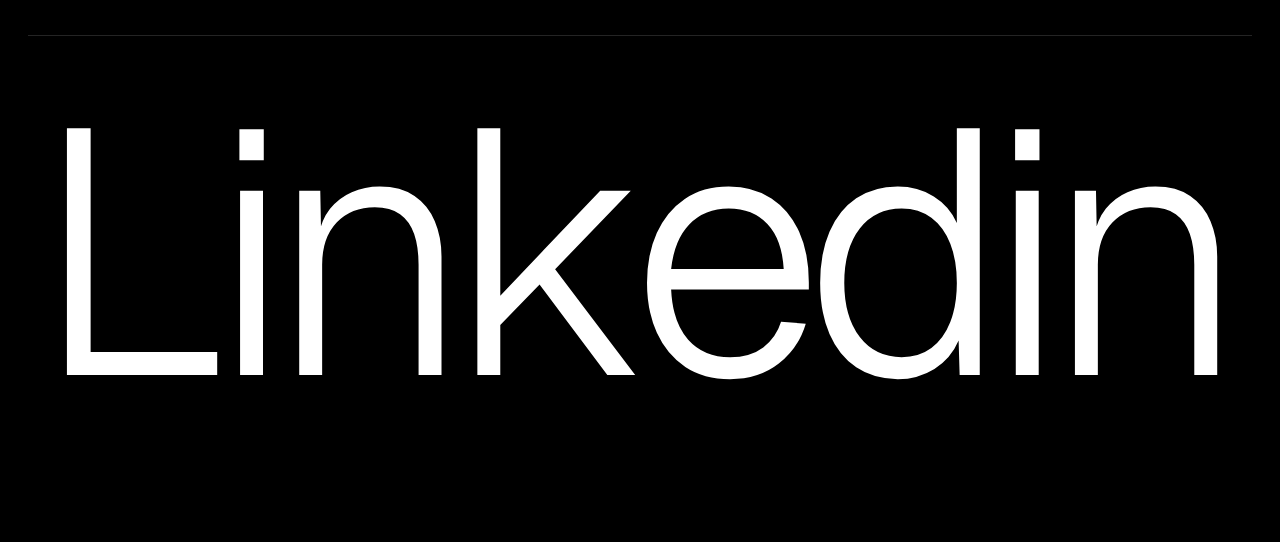
<file: hopauto.html>
<!DOCTYPE html>
<html lang="en">
<head>
  <meta charset="utf-8">
  <meta name="viewport" content="width=device-width, initial-scale=1">
  <title>hOpauto・Marjolaine Gutierrez</title>
  <meta name="description" content="Speeding up the digital experience">
  <meta property="og:title" content="hOpauto・Marjolaine Gutierrez">
  <meta property="og:description" content="Speeding up the digital experience">
  <meta property="og:image" content="https://marjolainegutierrez.fr/assets/images/hopauto.webp">
  <link rel="preload" href="assets/fonts/geist.woff2" as="font" type="font/woff2" crossorigin>
  <link rel="icon" href="data:image/svg+xml,%3Csvg xmlns=%22http://www.w3.org/2000/svg%22 viewBox=%220 0 100 100%22%3E%3Ctext y=%22.9em%22 font-size=%2290%22%3E%F0%9F%8C%9A%3C/text%3E%3C/svg%3E">
  <link rel="stylesheet" href="assets/style.css">
</head>
<body id="top" class="page-case">
  <div class="case-grid" aria-hidden="true"><span></span><span></span><span></span><span></span><span></span><span></span><span></span><span></span><span></span><span></span><span></span><span></span></div>

  <header class="site-header wrap">
    <div class="bar">
      <a href="index.html" class="logo gothic">Marjolaine Gutierrez</a>
      <nav class="nav" aria-label="Main navigation">
        <a href="index.html#contact"><span data-roll>Contact</span></a>
      </nav>
    </div>
    <hr class="rule">
  </header>

  <main>
    <section class="case-hero wrap">
      <a class="mono-btn" href="index.html#projets" data-reveal="fade"><span aria-hidden="true">←</span> All works</a>
      <p class="mono-label case-kicker" data-reveal="fade">Case study</p>
      <h1 class="case-title gothic" data-reveal="chars">hOpauto</h1>
      <p class="case-sub" data-reveal="fade">Speeding up the digital experience</p>
      
      <div class="case-meta" data-reveal="rows"><div class="case-meta-item"><span class="mono-label">Category</span><span class="mono-value">UX/UI Design</span></div><div class="case-meta-item"><span class="mono-label">Client</span><span class="mono-value">hOpauto</span></div><div class="case-meta-item"><span class="mono-label">Year</span><span class="mono-value">2021</span></div><div class="case-meta-item"><span class="mono-label">Context</span><span class="mono-value">Altavia Disko agency</span></div></div>
    </section>
    <section class="case-cover wrap"><div class="pm-stack"><div class="pm-row pm-1"><figure class="pm" style="--ar:1920/1080"><div class="media" data-reveal="image"><img src="assets/projects/hopauto/01.webp" alt="" width="1920" height="1080" loading="lazy" decoding="async"></div></figure></div></div></section>

    <section class="case-sec wrap">
      <div class="case-sec-head">
        <p class="mono-label case-sec-label"><span class="mono-num">01</span>The project</p>
        <div class="case-sec-text"><p class="case-lead" data-lead>Design of every interface of the hOpauto website, in line with the vision of a company focused on tomorrow’s automotive solutions.</p></div>
      </div>
      <div class="pm-stack"><div class="pm-row pm-1"><figure class="pm" style="--ar:1920/1080"><div class="media" data-reveal="image"><img src="assets/projects/hopauto/02.webp" alt="" width="1920" height="1080" loading="lazy" decoding="async"></div></figure></div><div class="pm-row pm-2"><figure class="pm" style="--ar:800/1080"><div class="media" data-reveal="image"><img src="assets/projects/hopauto/03.webp" alt="" width="800" height="1080" loading="lazy" decoding="async"></div></figure><figure class="pm" style="--ar:800/1080"><div class="media" data-reveal="image"><img src="assets/projects/hopauto/04.webp" alt="" width="800" height="1080" loading="lazy" decoding="async"></div></figure></div><div class="pm-row pm-1"><figure class="pm" style="--ar:1920/1080"><div class="media" data-reveal="image"><img src="assets/projects/hopauto/05.webp" alt="" width="1920" height="1080" loading="lazy" decoding="async"></div></figure></div><div class="pm-row pm-1"><figure class="pm" style="--ar:2000/1124"><div class="media" data-reveal="image"><img src="assets/projects/hopauto/06.webp" alt="" width="2000" height="1124" loading="lazy" decoding="async"></div></figure></div></div>
    </section>

    <section class="case-sec wrap">
      <div class="case-sec-head">
        <p class="mono-label case-sec-label"><span class="mono-num">02</span>The solution</p>
        <div class="case-sec-text"><p class="case-lead" data-lead>Art direction and interface design strike a balance between visual impact and functional clarity, for a smooth experience that showcases the brand’s services and products.</p></div>
      </div>
      <div class="pm-stack"><div class="pm-row pm-1"><figure class="pm" style="--ar:2000/1124"><div class="media" data-reveal="image"><img src="assets/projects/hopauto/07.webp" alt="" width="2000" height="1124" loading="lazy" decoding="async"></div></figure></div><div class="pm-row pm-1"><figure class="pm" style="--ar:2000/1124"><div class="media" data-reveal="image"><img src="assets/projects/hopauto/08.webp" alt="" width="2000" height="1124" loading="lazy" decoding="async"></div></figure></div><div class="pm-row pm-2"><figure class="pm" style="--ar:800/800"><div class="media" data-reveal="image"><img src="assets/projects/hopauto/09.webp" alt="" width="800" height="800" loading="lazy" decoding="async"></div></figure><figure class="pm" style="--ar:800/800"><div class="media" data-reveal="image"><img src="assets/projects/hopauto/10.webp" alt="" width="800" height="800" loading="lazy" decoding="async"></div></figure></div><div class="pm-row pm-1"><figure class="pm" style="--ar:2000/1124"><div class="media" data-reveal="image"><img src="assets/projects/hopauto/11.webp" alt="" width="2000" height="1124" loading="lazy" decoding="async"></div></figure></div></div>
    </section>

    <section class="case-next">
      <a class="case-next-link wrap" href="goyard.html">
        <span class="mono-label">Next project</span>
        <span class="case-next-row">
          <span class="case-next-name gothic">Goyard</span>
          <span class="case-next-arrow" aria-hidden="true">→</span>
        </span>
        <span class="case-next-preview media" aria-hidden="true">
          <video muted loop playsinline preload="none" poster="assets/images/goyard.webp" data-src="assets/videos/goyard.mp4"></video>
        </span>
      </a>
    </section>
  </main>

  <footer class="wrap">
    <div class="back-top-row" data-reveal="fade">
      <button class="pill" type="button" data-top><span data-roll>Back to top</span></button>
    </div>
    <hr class="rule">
    <a class="footer-big" href="https://www.linkedin.com/in/marjolaine-gutierrez-75636482/" target="_blank" rel="noopener">
      <span class="fit gothic" data-reveal="chars">Linkedin</span>
    </a>
  </footer>

  <script src="assets/lenis.min.js"></script>
  <script src="assets/main.js"></script>
</body>
</html>
</file>
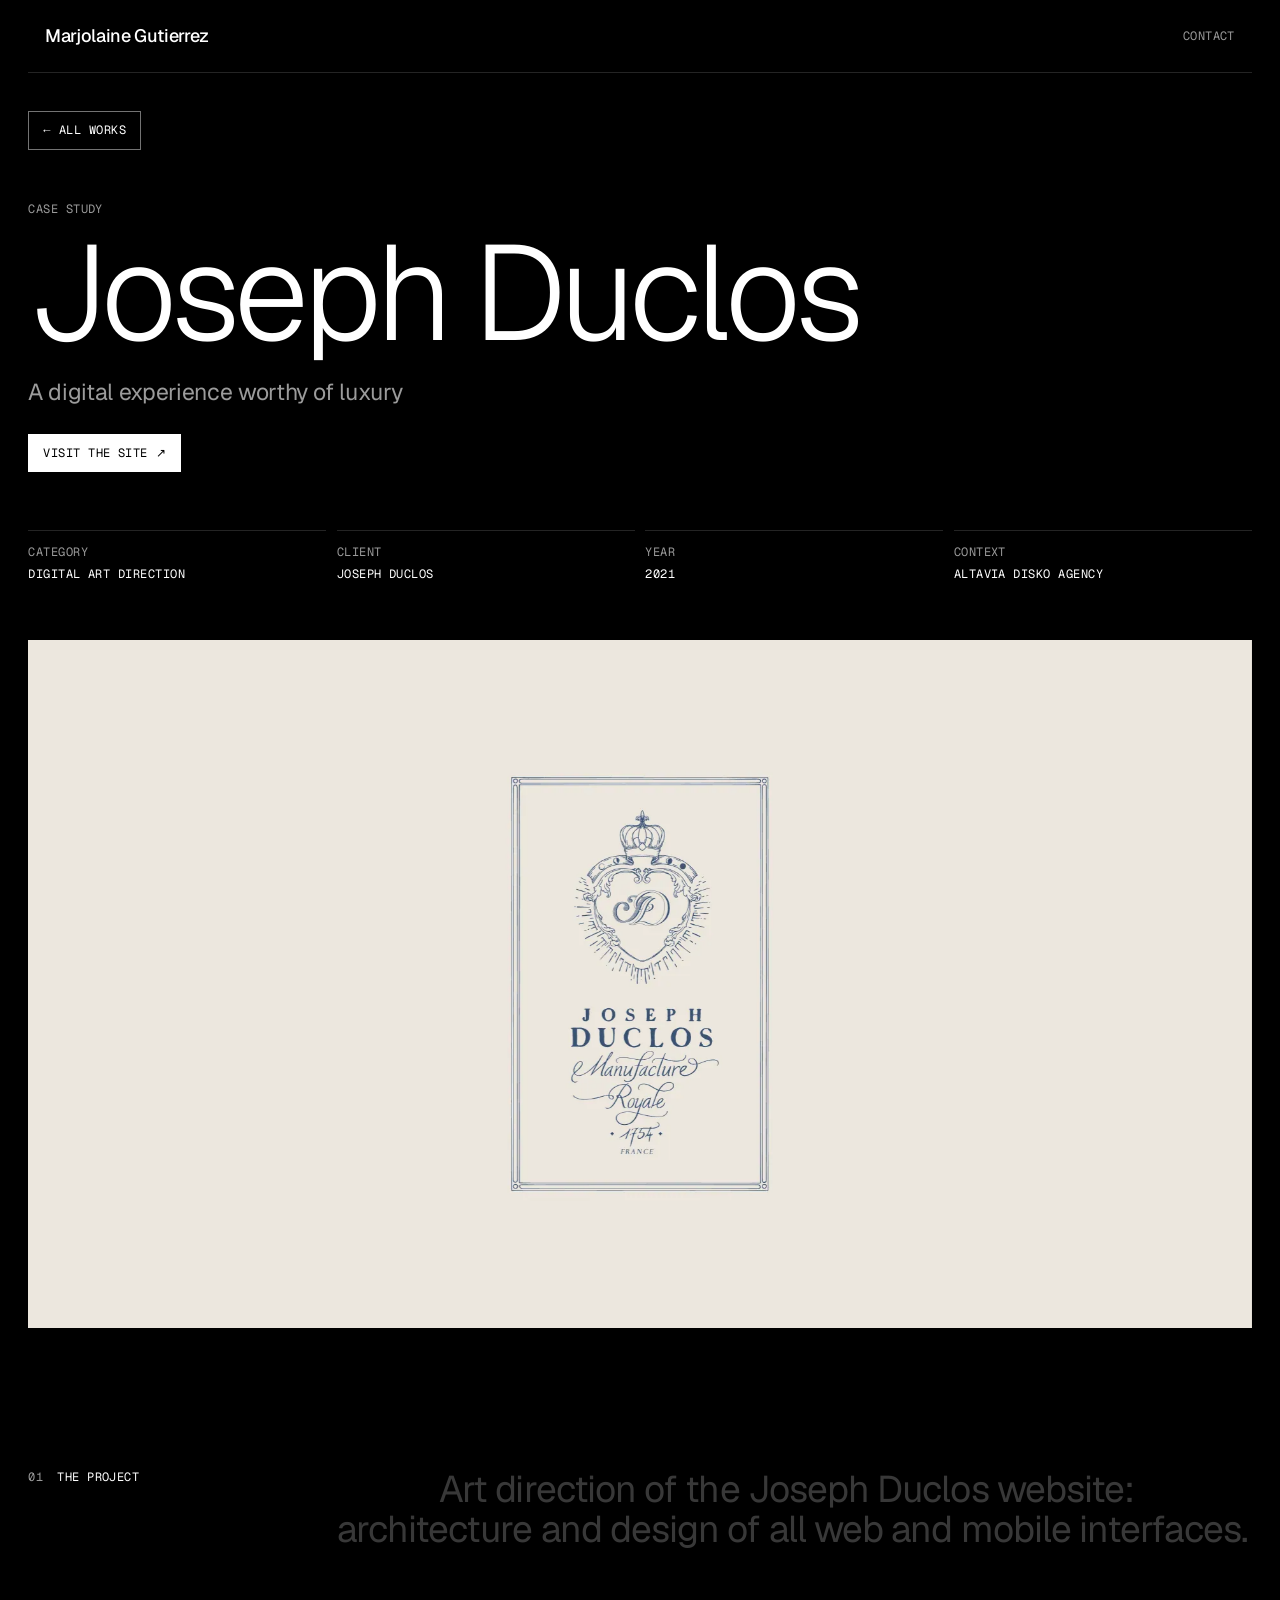
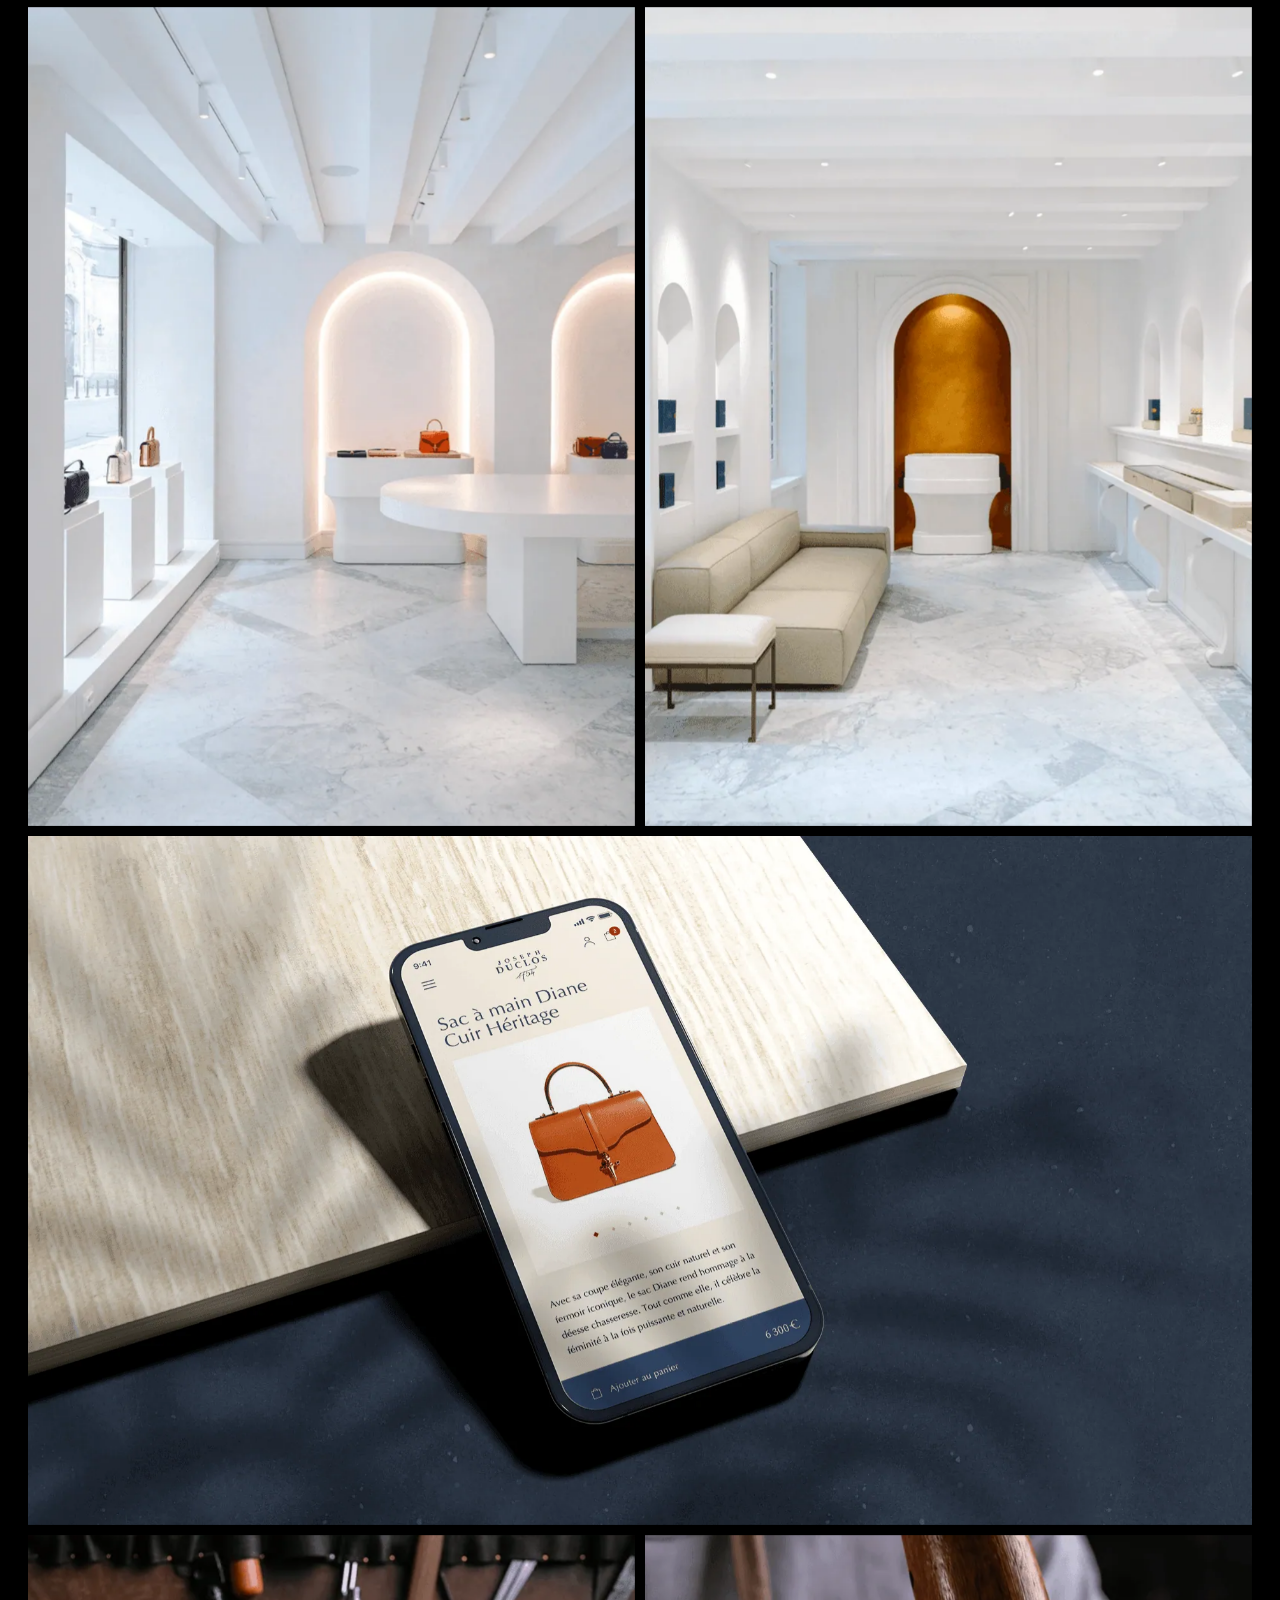
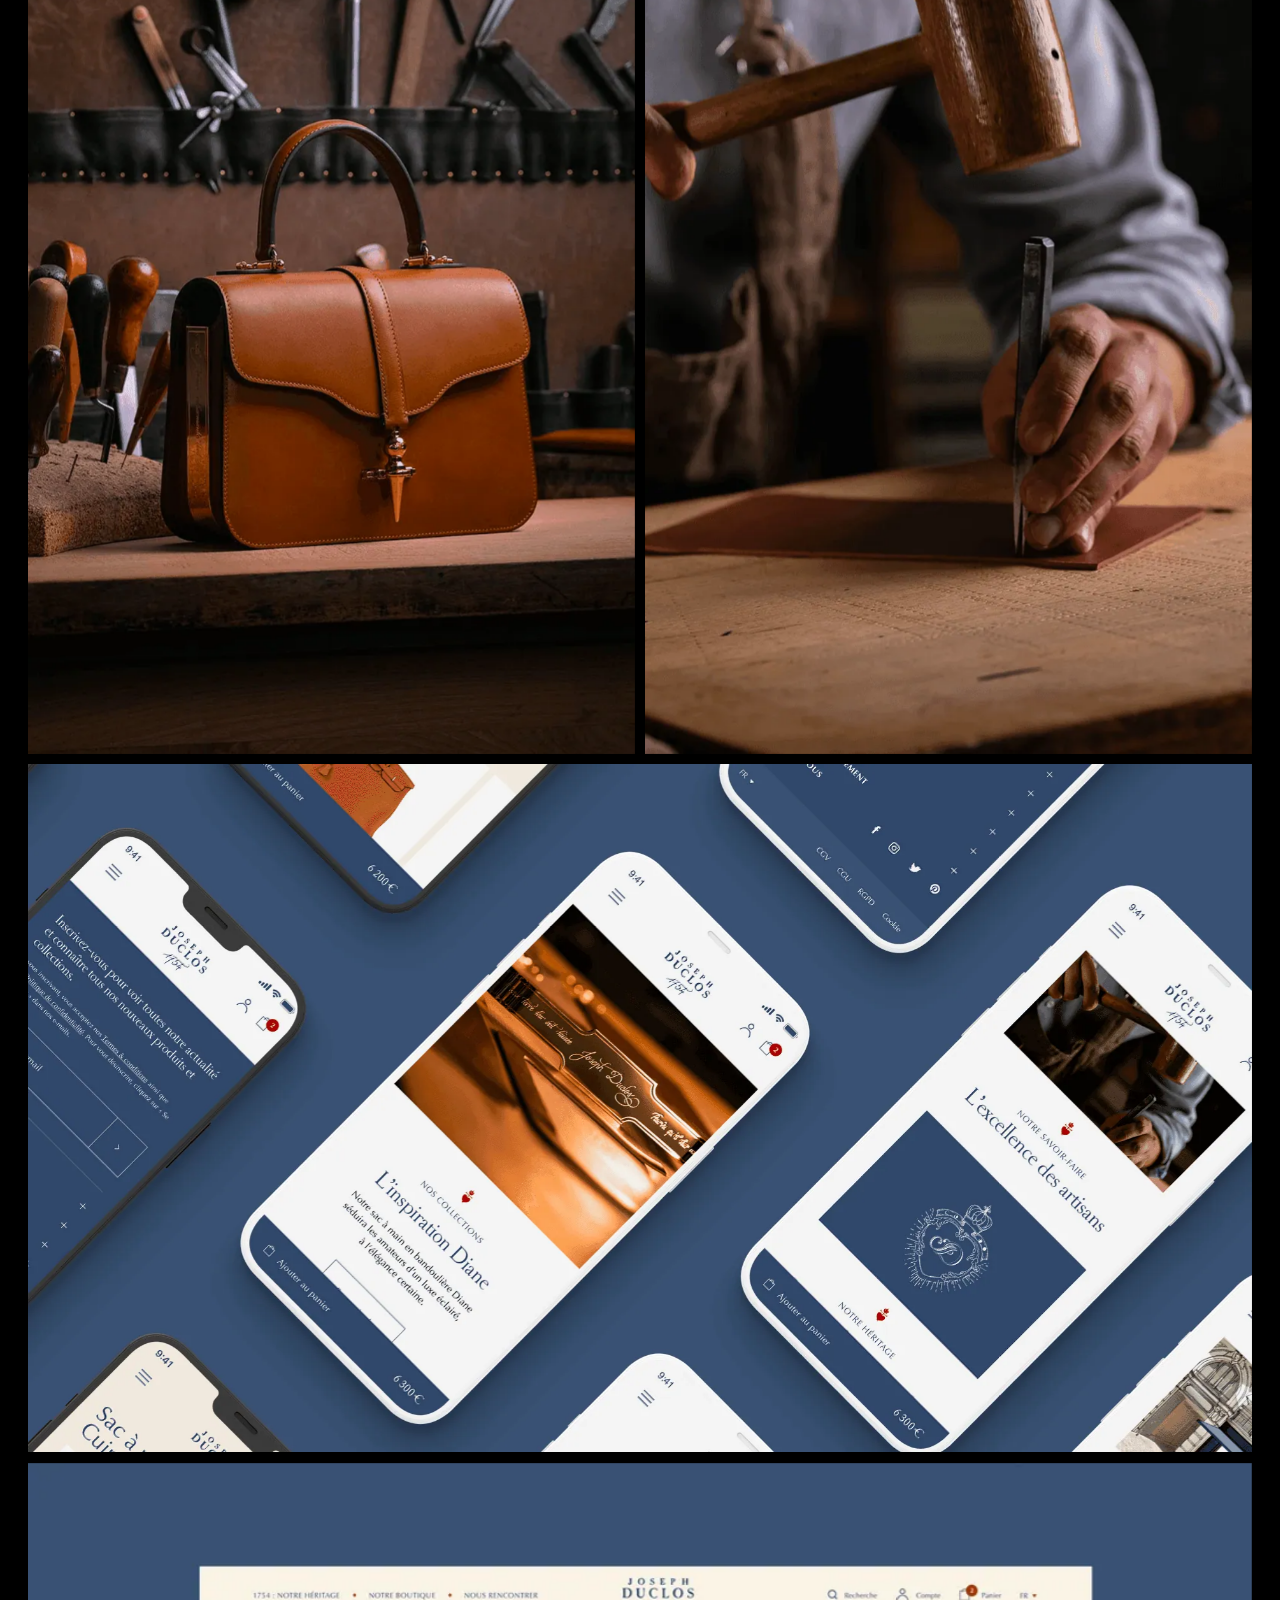
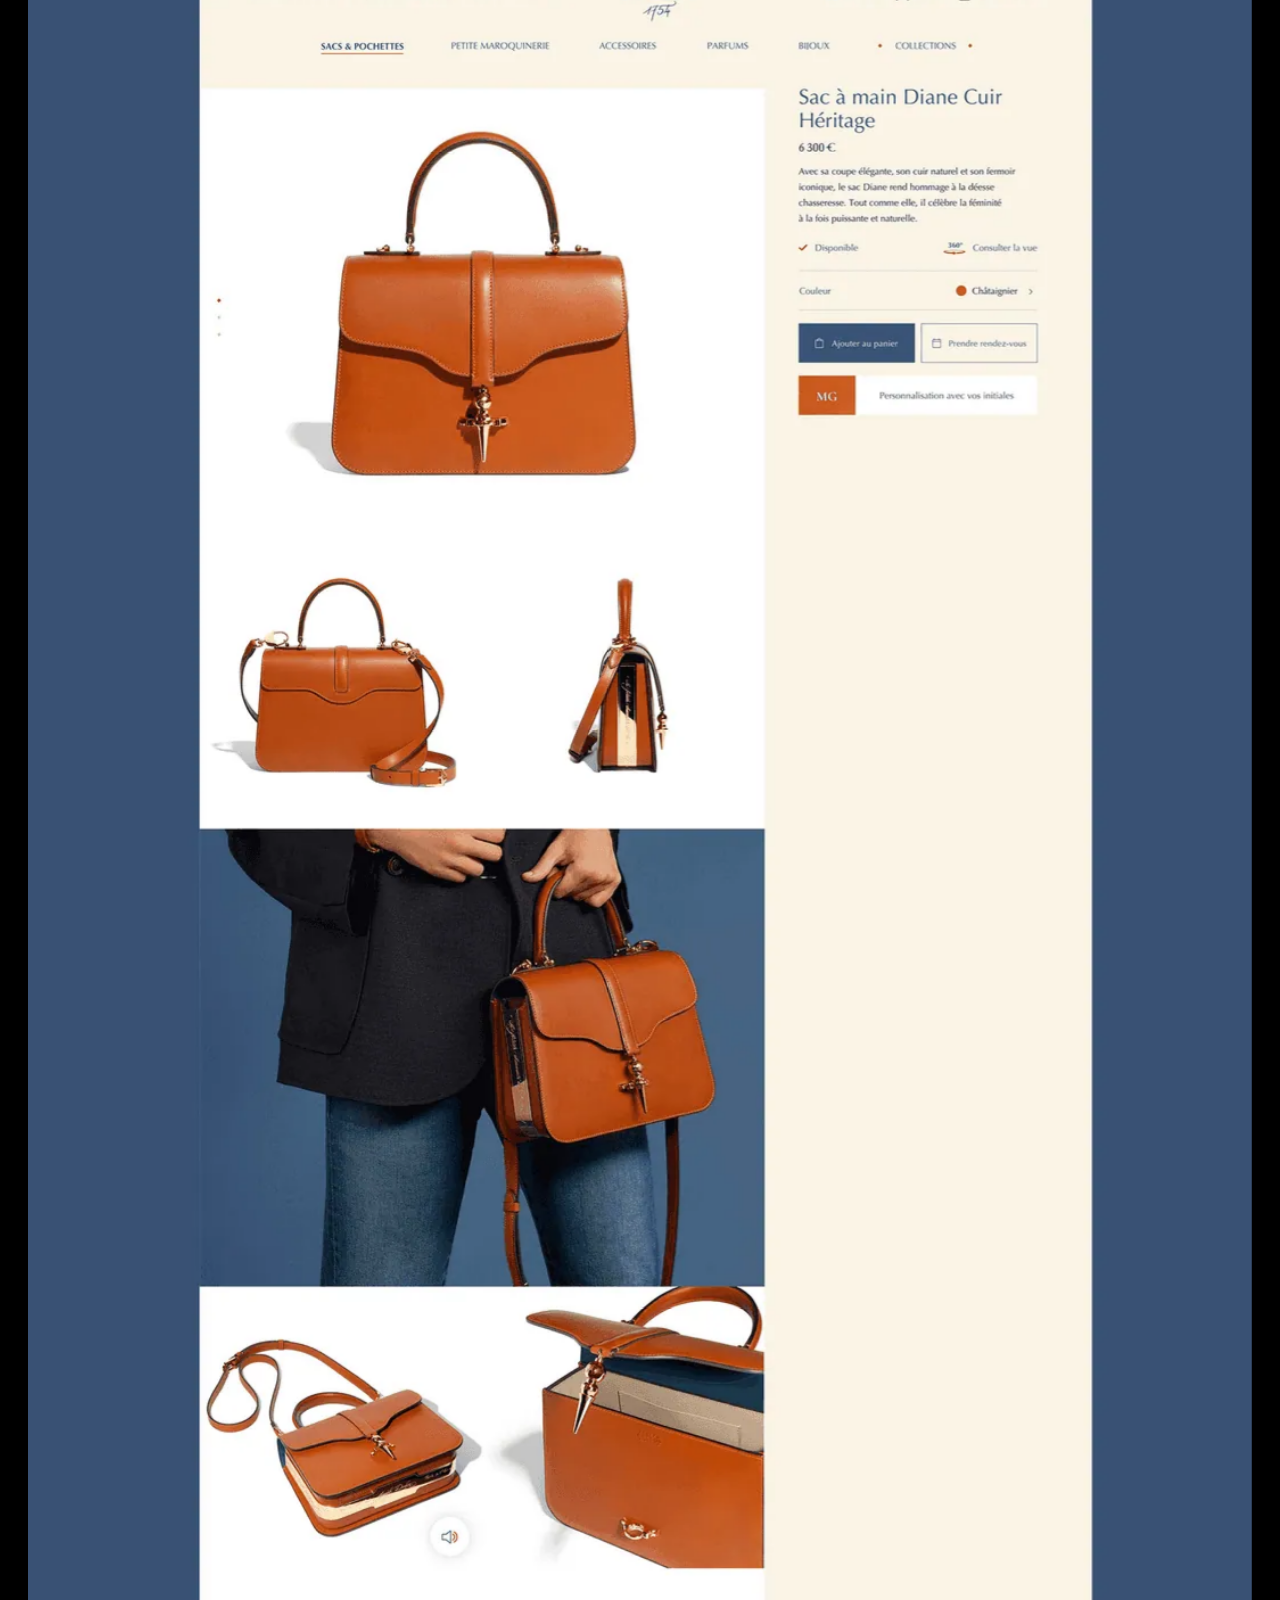
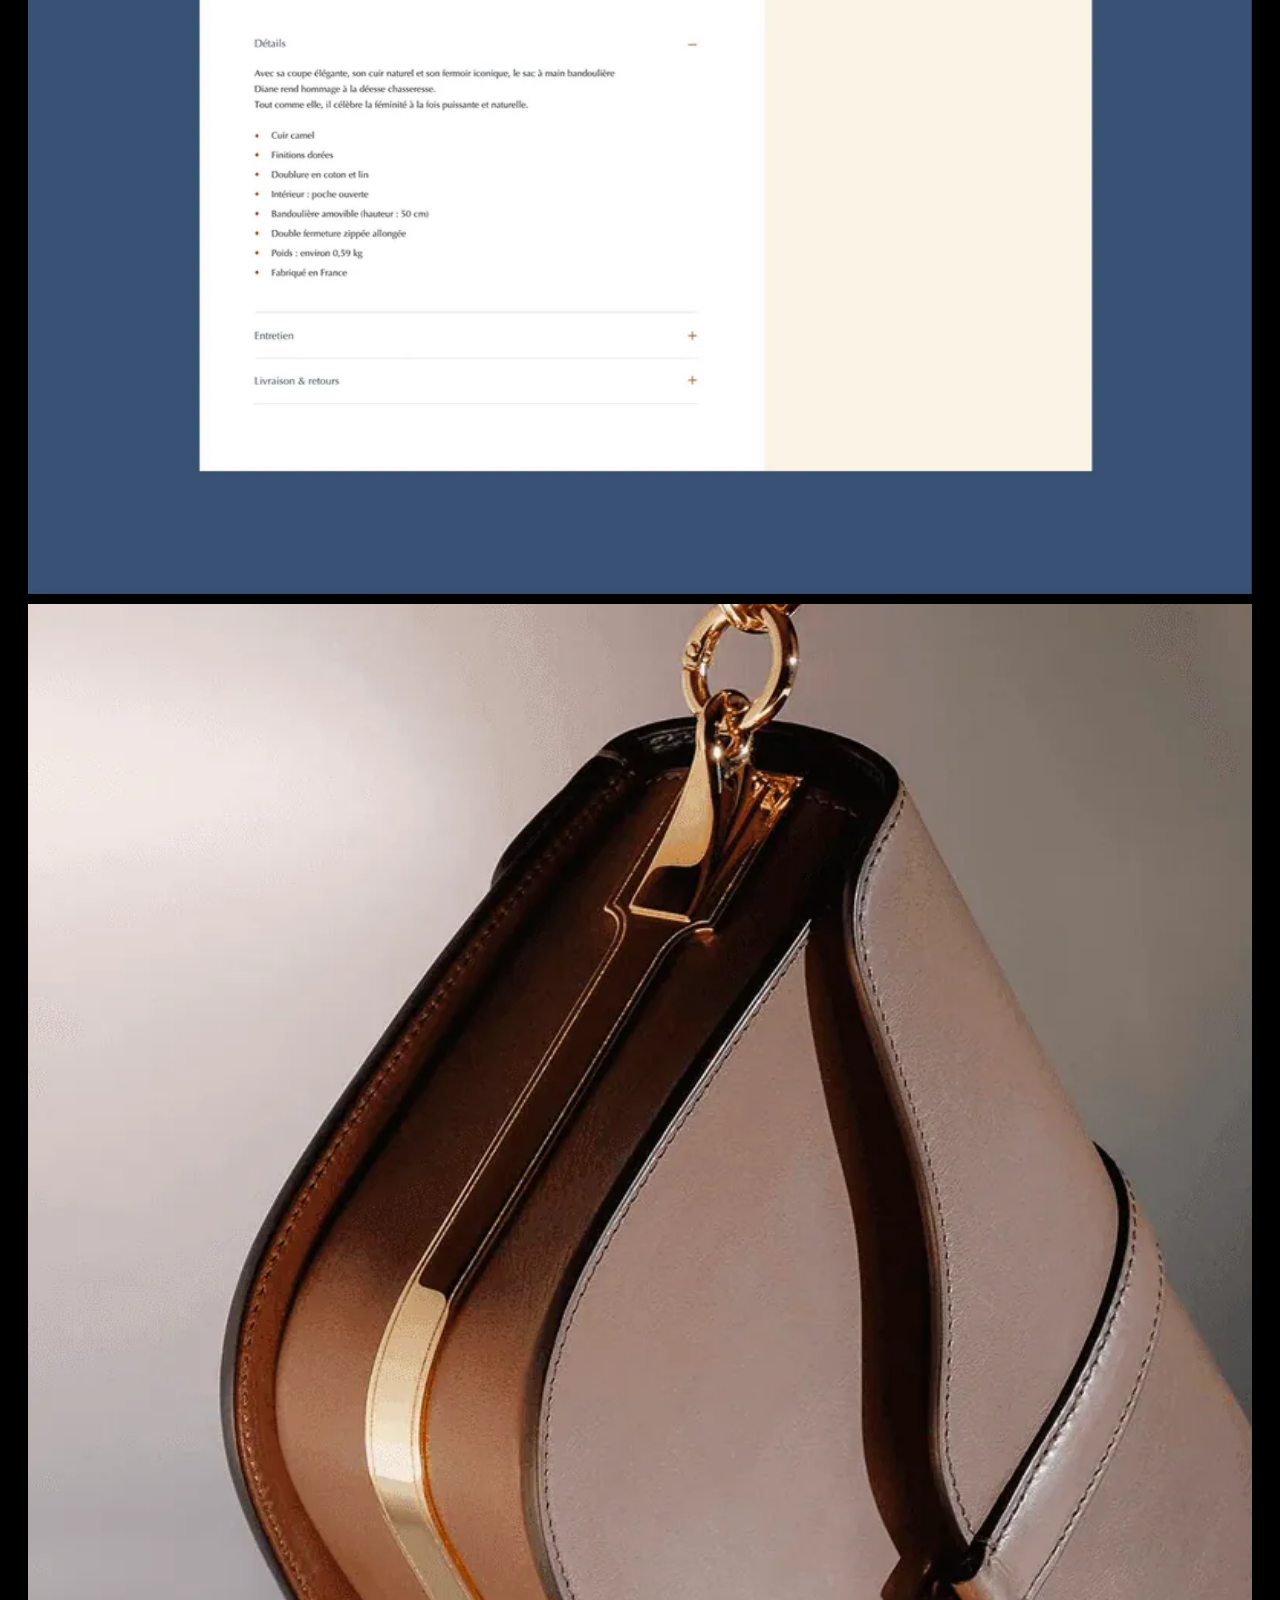
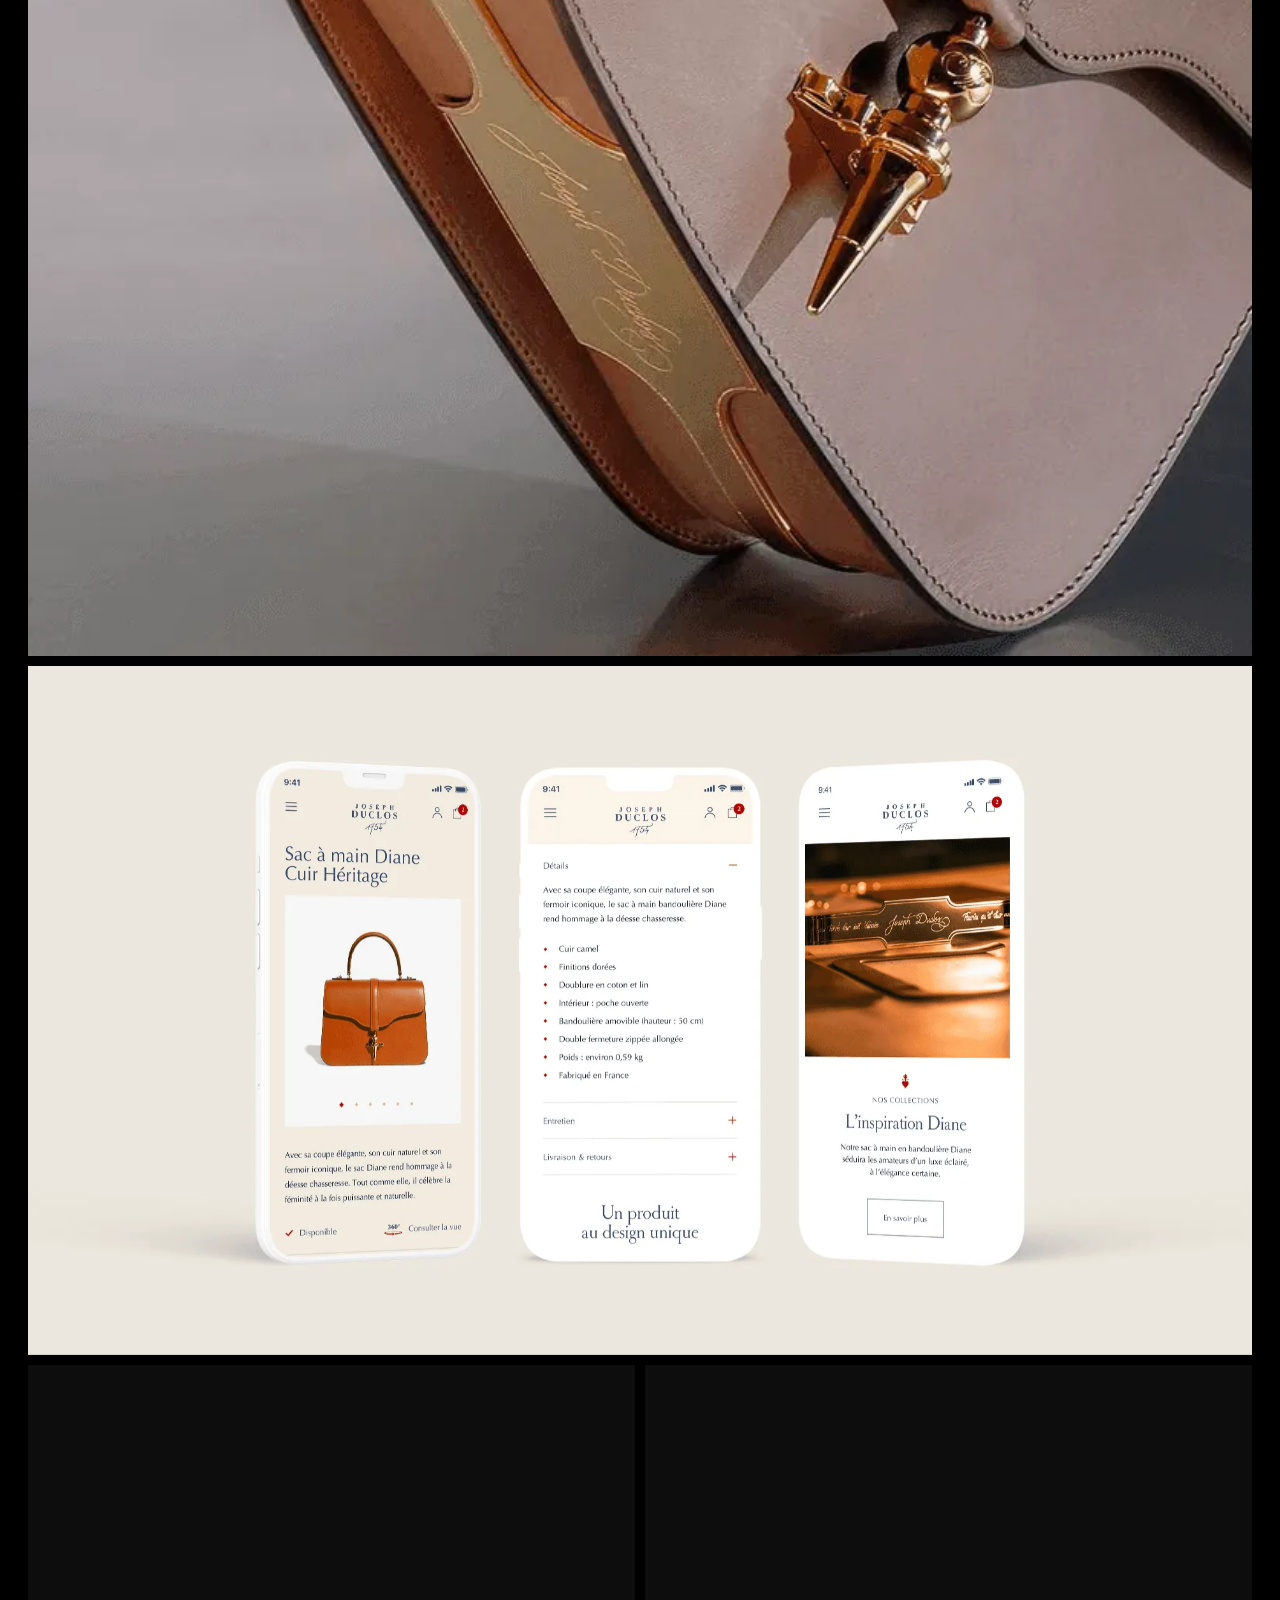
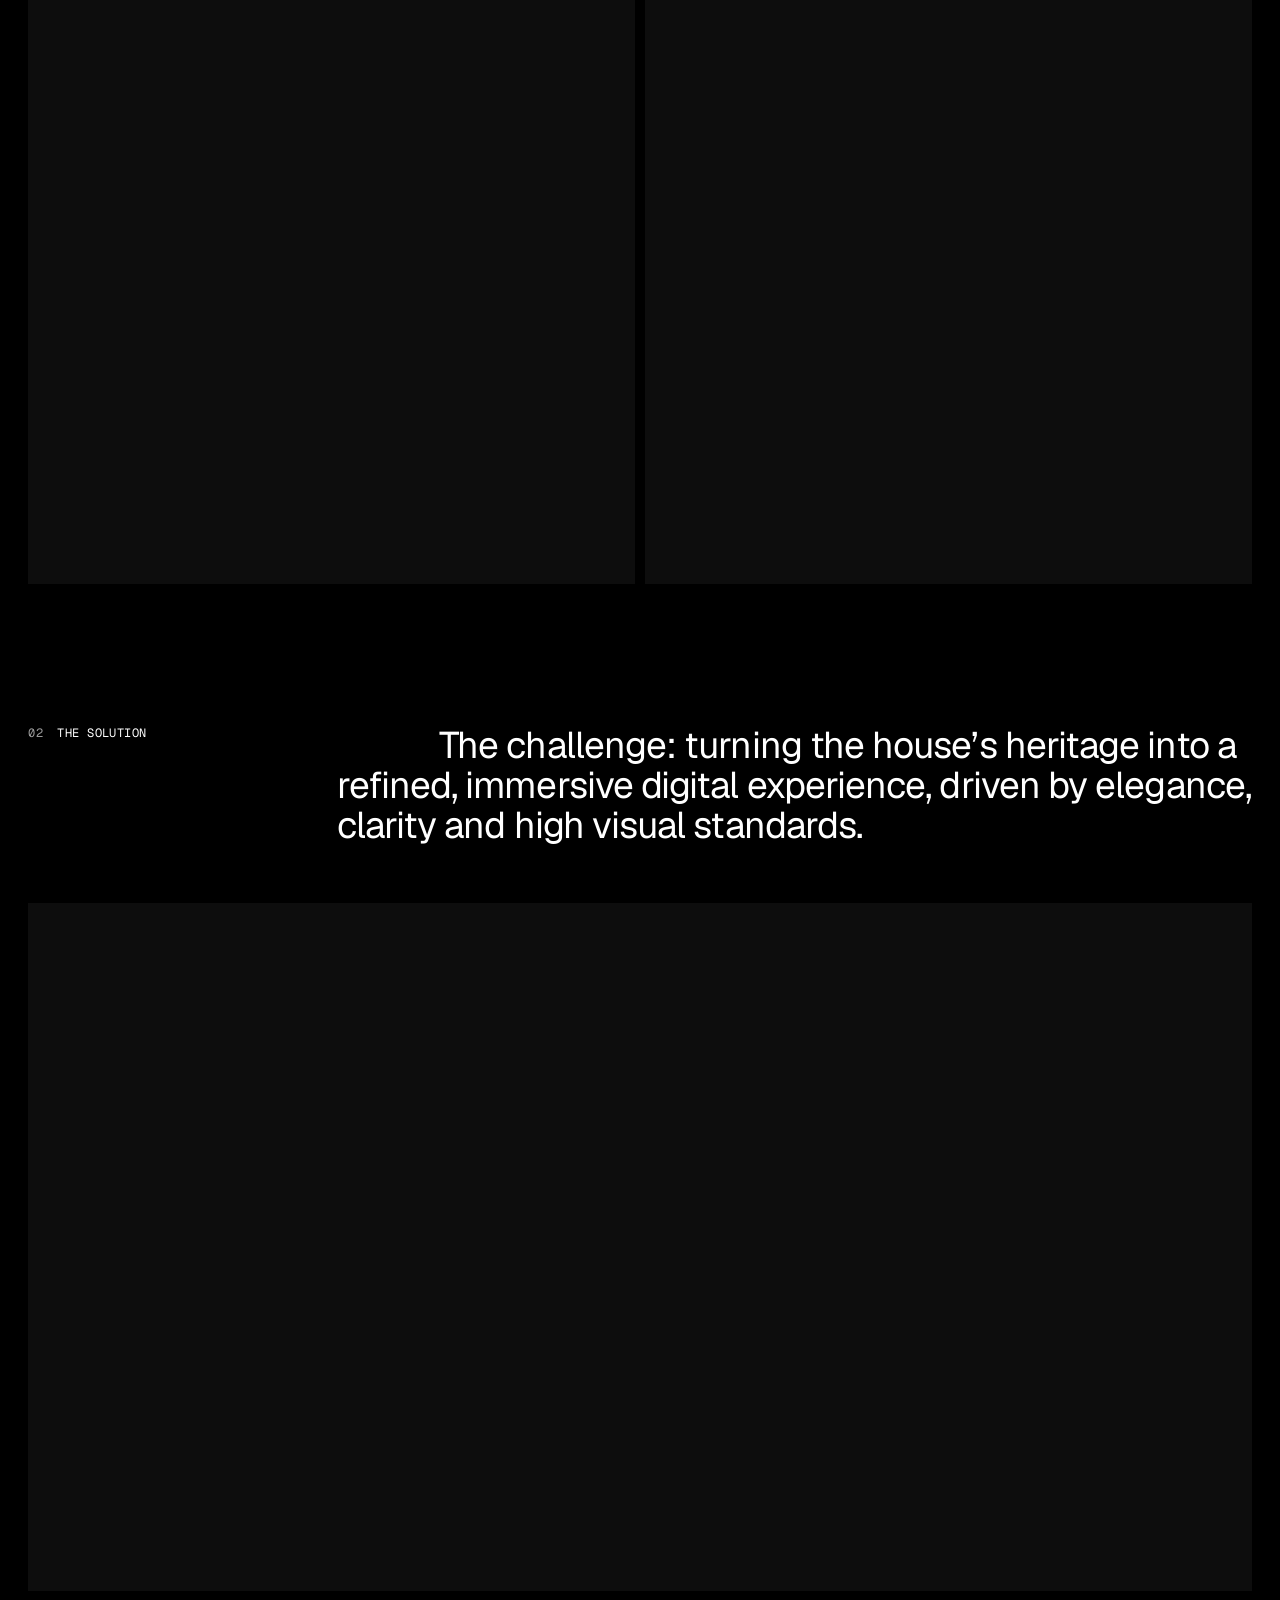
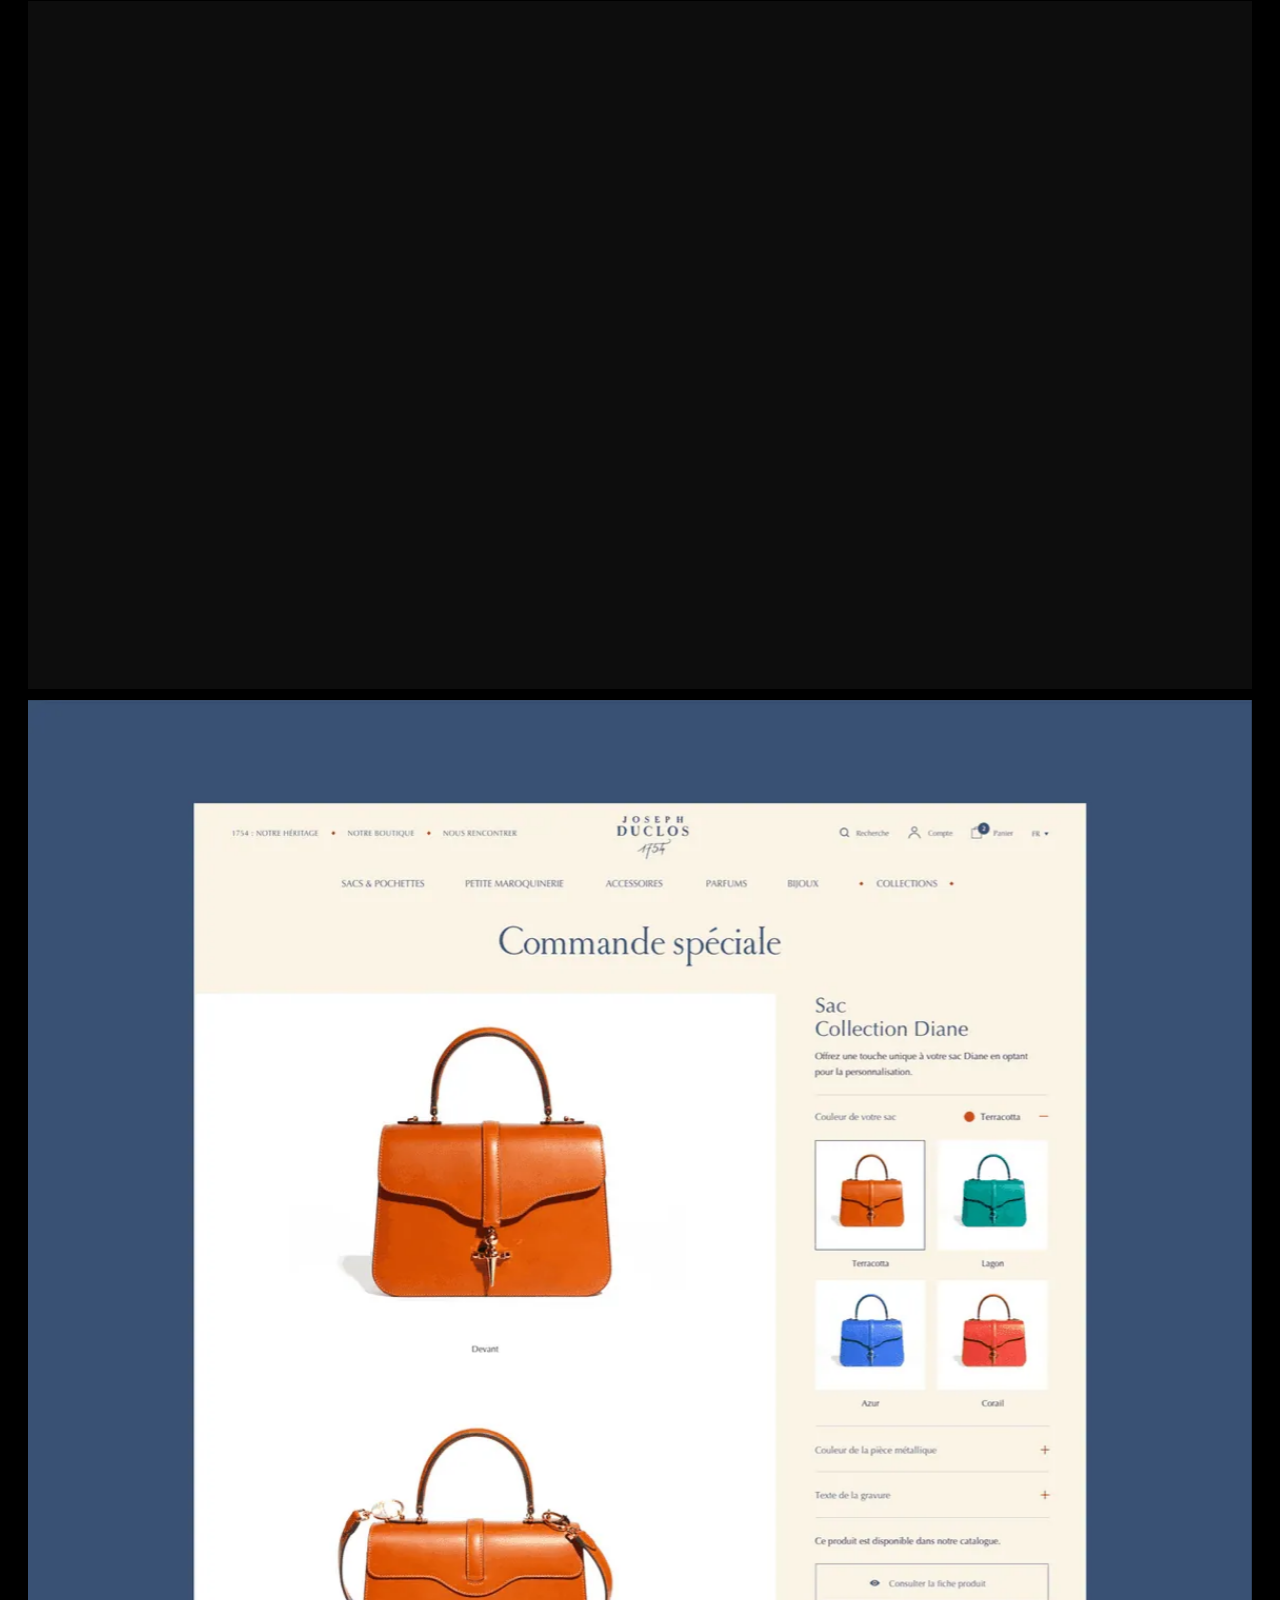
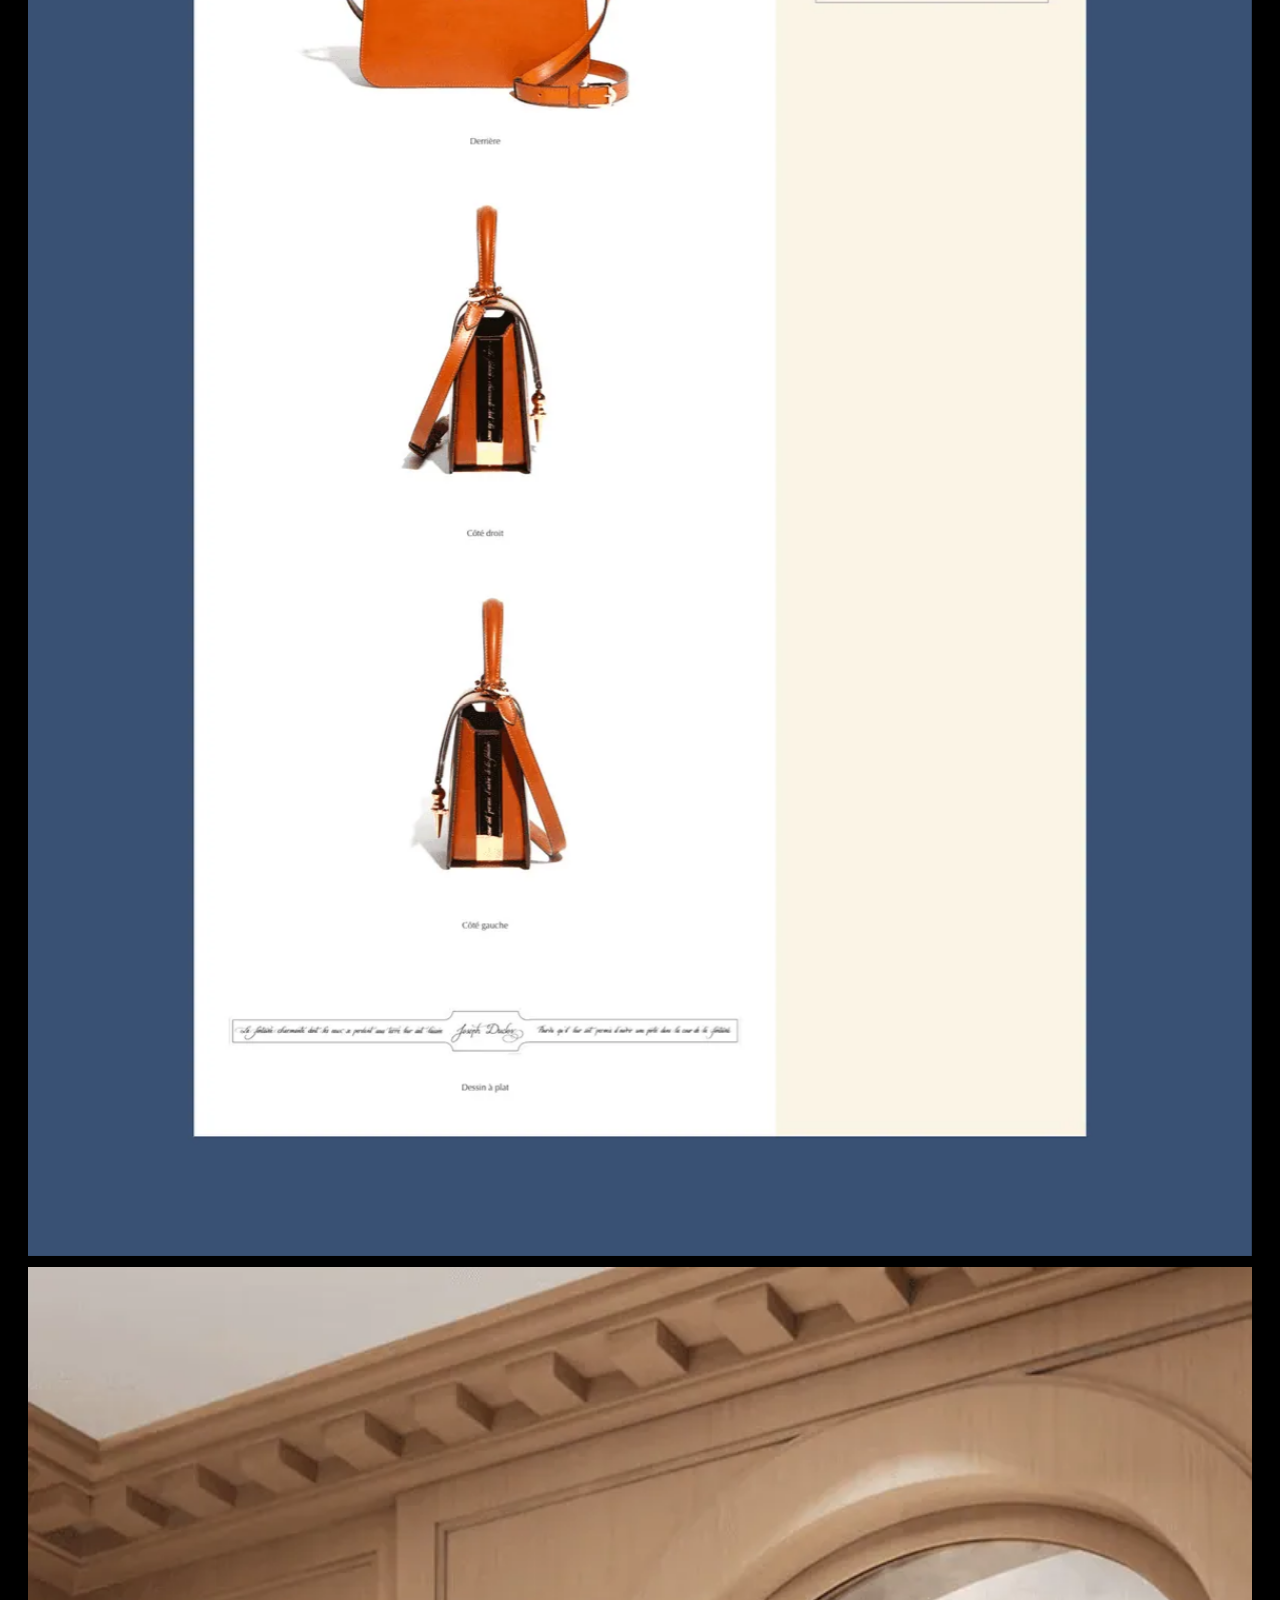
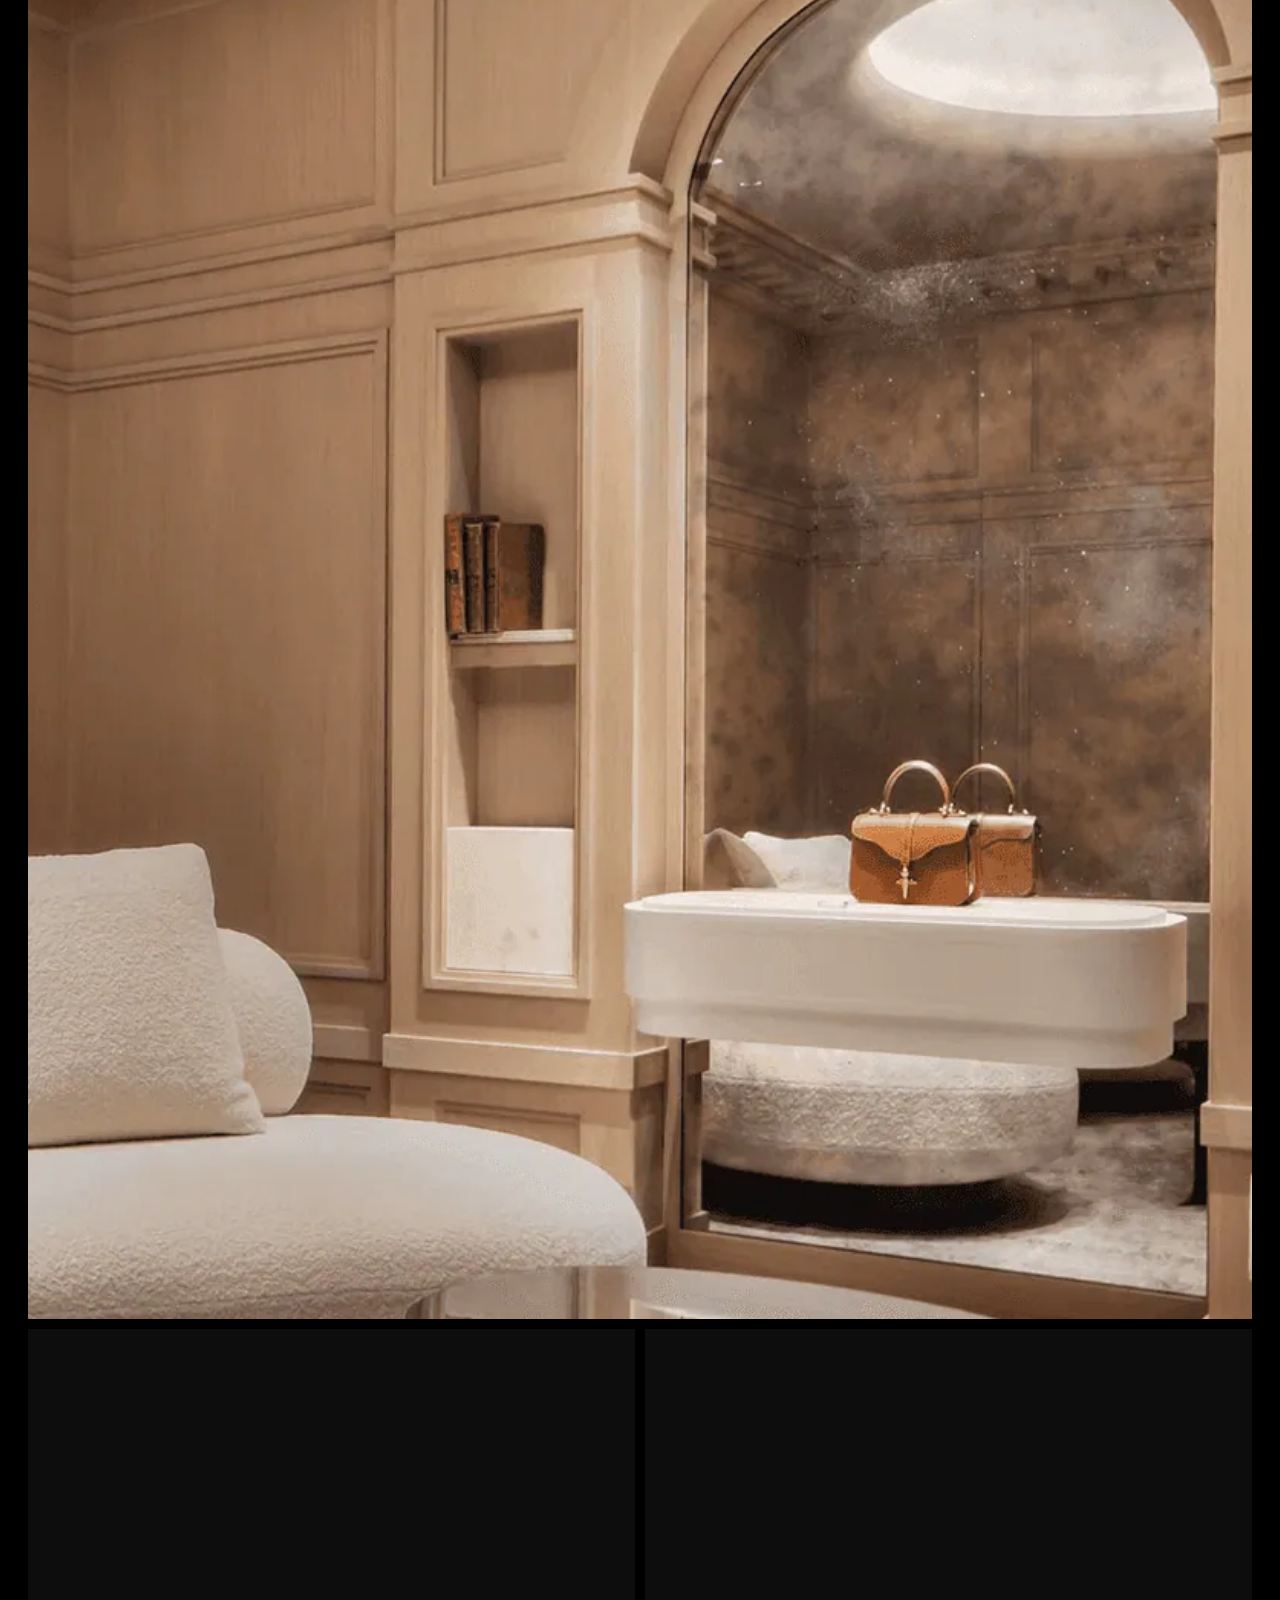
<file: joseph-duclos.html>
<!DOCTYPE html>
<html lang="en">
<head>
  <meta charset="utf-8">
  <meta name="viewport" content="width=device-width, initial-scale=1">
  <title>Joseph Duclos・Marjolaine Gutierrez</title>
  <meta name="description" content="A digital experience worthy of luxury">
  <meta property="og:title" content="Joseph Duclos・Marjolaine Gutierrez">
  <meta property="og:description" content="A digital experience worthy of luxury">
  <meta property="og:image" content="https://marjolainegutierrez.fr/assets/images/joseph-duclos.webp">
  <link rel="preload" href="assets/fonts/geist.woff2" as="font" type="font/woff2" crossorigin>
  <link rel="icon" href="data:image/svg+xml,%3Csvg xmlns=%22http://www.w3.org/2000/svg%22 viewBox=%220 0 100 100%22%3E%3Ctext y=%22.9em%22 font-size=%2290%22%3E%F0%9F%8C%9A%3C/text%3E%3C/svg%3E">
  <link rel="stylesheet" href="assets/style.css">
</head>
<body id="top" class="page-case">
  <div class="case-grid" aria-hidden="true"><span></span><span></span><span></span><span></span><span></span><span></span><span></span><span></span><span></span><span></span><span></span><span></span></div>

  <header class="site-header wrap">
    <div class="bar">
      <a href="index.html" class="logo gothic">Marjolaine Gutierrez</a>
      <nav class="nav" aria-label="Main navigation">
        <a href="index.html#contact"><span data-roll>Contact</span></a>
      </nav>
    </div>
    <hr class="rule">
  </header>

  <main>
    <section class="case-hero wrap">
      <a class="mono-btn" href="index.html#projets" data-reveal="fade"><span aria-hidden="true">←</span> All works</a>
      <p class="mono-label case-kicker" data-reveal="fade">Case study</p>
      <h1 class="case-title gothic" data-reveal="chars">Joseph Duclos</h1>
      <p class="case-sub" data-reveal="fade">A digital experience worthy of luxury</p>
      <a class="mono-btn mono-btn--solid case-hero-link" href="https://josephduclos.com/" target="_blank" rel="noopener" data-reveal="fade">Visit the site <span aria-hidden="true">↗</span></a>
      <div class="case-meta" data-reveal="rows"><div class="case-meta-item"><span class="mono-label">Category</span><span class="mono-value">Digital art direction</span></div><div class="case-meta-item"><span class="mono-label">Client</span><span class="mono-value">Joseph Duclos</span></div><div class="case-meta-item"><span class="mono-label">Year</span><span class="mono-value">2021</span></div><div class="case-meta-item"><span class="mono-label">Context</span><span class="mono-value">Altavia Disko agency</span></div></div>
    </section>
    <section class="case-cover wrap"><div class="pm-stack"><div class="pm-row pm-1"><figure class="pm" style="--ar:1920/1080"><div class="media" data-reveal="image"><img src="assets/projects/joseph-duclos/01.webp" alt="" width="1920" height="1080" loading="lazy" decoding="async"></div></figure></div></div></section>

    <section class="case-sec wrap">
      <div class="case-sec-head">
        <p class="mono-label case-sec-label"><span class="mono-num">01</span>The project</p>
        <div class="case-sec-text"><p class="case-lead" data-lead>Art direction of the Joseph Duclos website: architecture and design of all web and mobile interfaces.</p></div>
      </div>
      <div class="pm-stack"><div class="pm-row pm-2"><figure class="pm" style="--ar:800/1080"><div class="media" data-reveal="image"><img src="assets/projects/joseph-duclos/02.webp" alt="" width="800" height="1080" loading="lazy" decoding="async"></div></figure><figure class="pm" style="--ar:800/1080"><div class="media" data-reveal="image"><img src="assets/projects/joseph-duclos/03.webp" alt="" width="800" height="1080" loading="lazy" decoding="async"></div></figure></div><div class="pm-row pm-1"><figure class="pm" style="--ar:1920/1080"><div class="media" data-reveal="image"><img src="assets/projects/joseph-duclos/04.webp" alt="" width="1920" height="1080" loading="lazy" decoding="async"></div></figure></div><div class="pm-row pm-2"><figure class="pm" style="--ar:800/1080"><div class="media" data-reveal="image"><img src="assets/projects/joseph-duclos/05.webp" alt="" width="800" height="1080" loading="lazy" decoding="async"></div></figure><figure class="pm" style="--ar:800/1080"><div class="media" data-reveal="image"><img src="assets/projects/joseph-duclos/06.webp" alt="" width="800" height="1080" loading="lazy" decoding="async"></div></figure></div><div class="pm-row pm-1"><figure class="pm" style="--ar:1920/1080"><div class="media" data-reveal="image"><img src="assets/projects/joseph-duclos/07.webp" alt="" width="1920" height="1080" loading="lazy" decoding="async"></div></figure></div><div class="pm-row pm-1"><figure class="pm" style="--ar:1075/2048"><div class="media" data-reveal="image"><img src="assets/projects/joseph-duclos/08.webp" alt="" width="1075" height="2048" loading="lazy" decoding="async"></div></figure></div><div class="pm-row pm-1"><figure class="pm" style="--ar:800/1080"><div class="media" data-reveal="image"><img src="assets/projects/joseph-duclos/09.webp" alt="" width="800" height="1080" loading="lazy" decoding="async"></div></figure></div><div class="pm-row pm-1"><figure class="pm" style="--ar:1920/1080"><div class="media" data-reveal="image"><img src="assets/projects/joseph-duclos/10.webp" alt="" width="1920" height="1080" loading="lazy" decoding="async"></div></figure></div><div class="pm-row pm-2"><figure class="pm" style="--ar:800/1080"><div class="media" data-reveal="image"><img src="assets/projects/joseph-duclos/11.webp" alt="" width="800" height="1080" loading="lazy" decoding="async"></div></figure><figure class="pm" style="--ar:800/1080"><div class="media" data-reveal="image"><img src="assets/projects/joseph-duclos/12.webp" alt="" width="800" height="1080" loading="lazy" decoding="async"></div></figure></div></div>
    </section>

    <section class="case-sec wrap">
      <div class="case-sec-head">
        <p class="mono-label case-sec-label"><span class="mono-num">02</span>The solution</p>
        <div class="case-sec-text"><p class="case-lead" data-lead>The challenge: turning the house’s heritage into a refined, immersive digital experience, driven by elegance, clarity and high visual standards.</p></div>
      </div>
      <div class="pm-stack"><div class="pm-row pm-1"><figure class="pm" style="--ar:1920/1080"><div class="media" data-reveal="image"><img src="assets/projects/joseph-duclos/13.webp" alt="" width="1920" height="1080" loading="lazy" decoding="async"></div></figure></div><div class="pm-row pm-1"><figure class="pm" style="--ar:1920/1080"><div class="media" data-reveal="image"><img src="assets/projects/joseph-duclos/14.webp" alt="" width="1920" height="1080" loading="lazy" decoding="async"></div></figure></div><div class="pm-row pm-1"><figure class="pm" style="--ar:1162/2048"><div class="media" data-reveal="image"><img src="assets/projects/joseph-duclos/15.webp" alt="" width="1162" height="2048" loading="lazy" decoding="async"></div></figure></div><div class="pm-row pm-1"><figure class="pm" style="--ar:800/1080"><div class="media" data-reveal="image"><img src="assets/projects/joseph-duclos/16.webp" alt="" width="800" height="1080" loading="lazy" decoding="async"></div></figure></div><div class="pm-row pm-2"><figure class="pm" style="--ar:800/1080"><div class="media" data-reveal="image"><img src="assets/projects/joseph-duclos/17.webp" alt="" width="800" height="1080" loading="lazy" decoding="async"></div></figure><figure class="pm" style="--ar:800/1080"><div class="media" data-reveal="image"><img src="assets/projects/joseph-duclos/18.webp" alt="" width="800" height="1080" loading="lazy" decoding="async"></div></figure></div><div class="pm-row pm-1"><figure class="pm" style="--ar:1920/1080"><div class="media" data-reveal="image"><img src="assets/projects/joseph-duclos/19.webp" alt="" width="1920" height="1080" loading="lazy" decoding="async"></div></figure></div><div class="pm-row pm-1"><figure class="pm" style="--ar:1920/1080"><div class="media" data-reveal="image"><img src="assets/projects/joseph-duclos/20.webp" alt="" width="1920" height="1080" loading="lazy" decoding="async"></div></figure></div><div class="pm-row pm-2"><figure class="pm" style="--ar:800/1080"><div class="media" data-reveal="image"><img src="assets/projects/joseph-duclos/21.webp" alt="" width="800" height="1080" loading="lazy" decoding="async"></div></figure><figure class="pm" style="--ar:800/1080"><div class="media" data-reveal="image"><img src="assets/projects/joseph-duclos/22.webp" alt="" width="800" height="1080" loading="lazy" decoding="async"></div></figure></div></div>
    </section>

    <section class="case-next">
      <a class="case-next-link wrap" href="helena-rubinstein.html">
        <span class="mono-label">Next project</span>
        <span class="case-next-row">
          <span class="case-next-name gothic">Helena Rubinstein</span>
          <span class="case-next-arrow" aria-hidden="true">→</span>
        </span>
        <span class="case-next-preview media" aria-hidden="true">
          <video muted loop playsinline preload="none" poster="assets/images/helena-rubinstein.webp" data-src="assets/videos/helena-rubinstein.mp4"></video>
        </span>
      </a>
    </section>
  </main>

  <footer class="wrap">
    <div class="back-top-row" data-reveal="fade">
      <button class="pill" type="button" data-top><span data-roll>Back to top</span></button>
    </div>
    <hr class="rule">
    <a class="footer-big" href="https://www.linkedin.com/in/marjolaine-gutierrez-75636482/" target="_blank" rel="noopener">
      <span class="fit gothic" data-reveal="chars">Linkedin</span>
    </a>
  </footer>

  <script src="assets/lenis.min.js"></script>
  <script src="assets/main.js"></script>
</body>
</html>
</file>
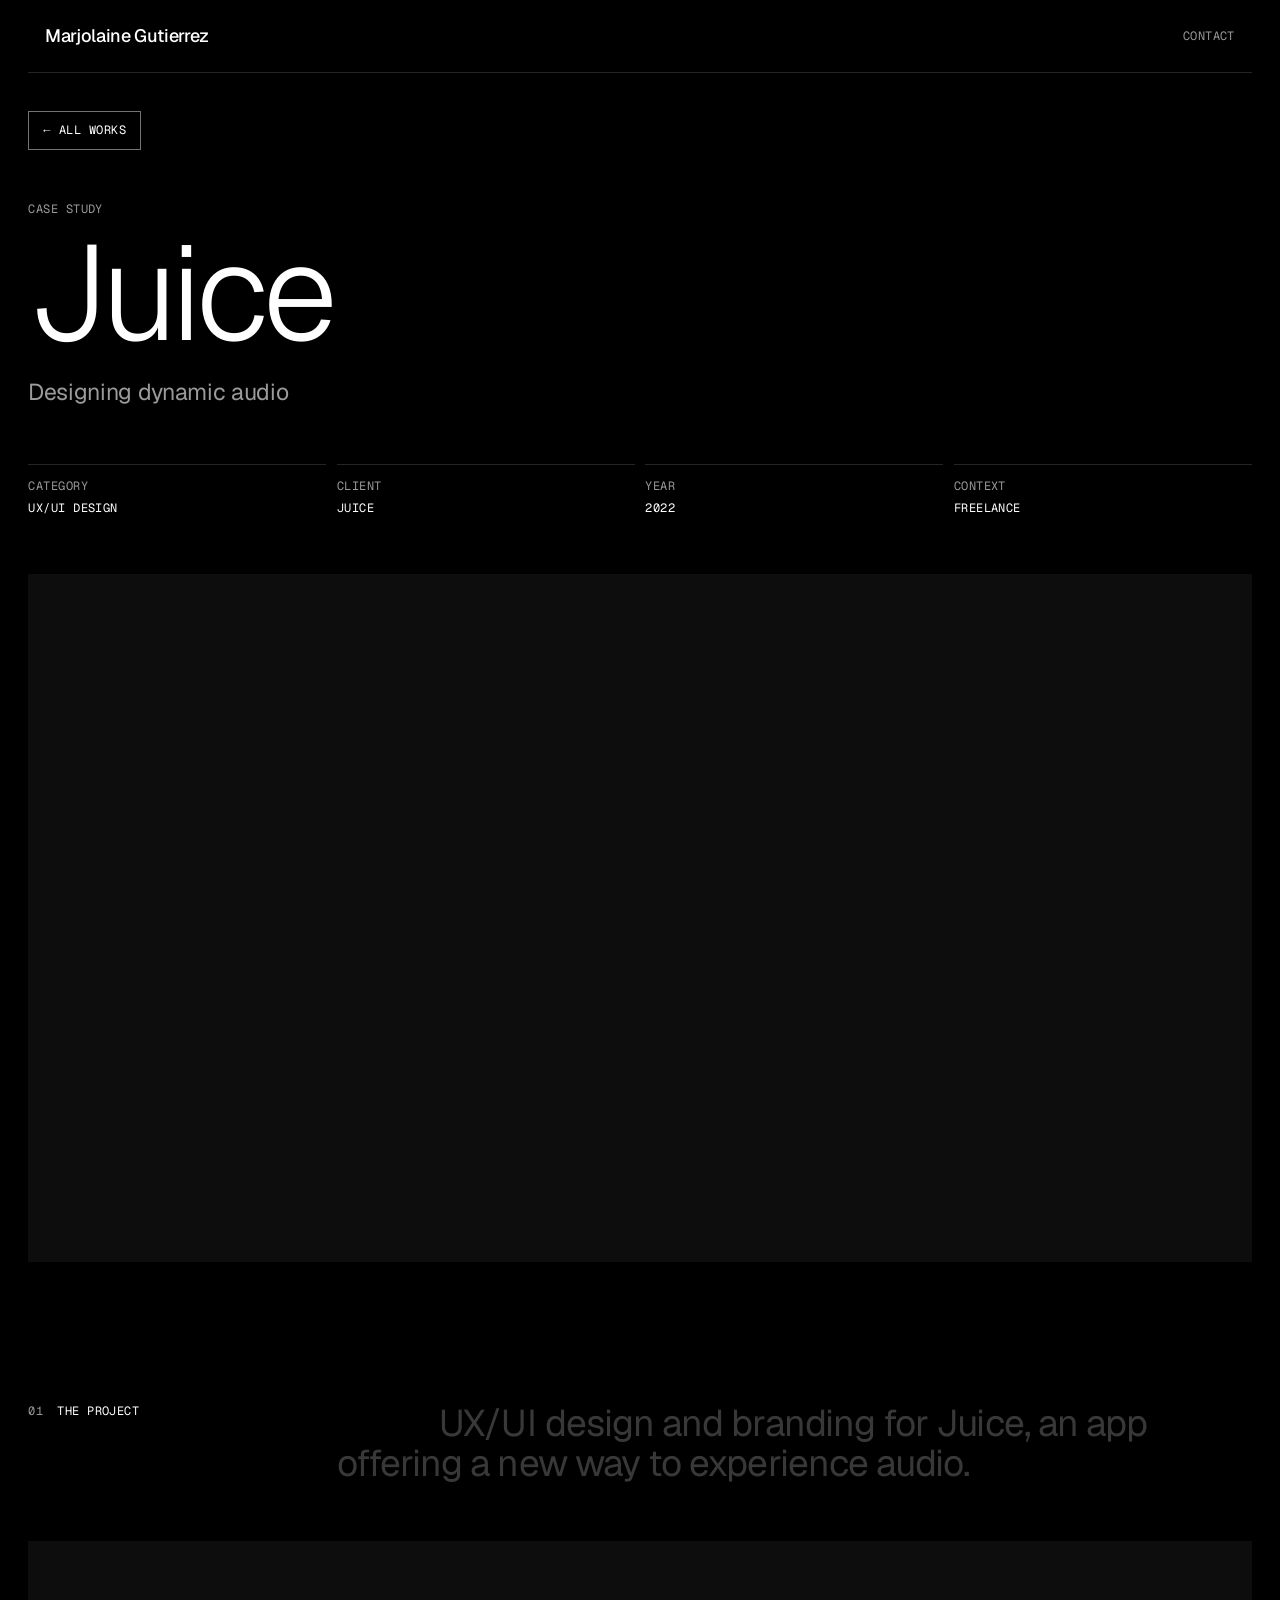
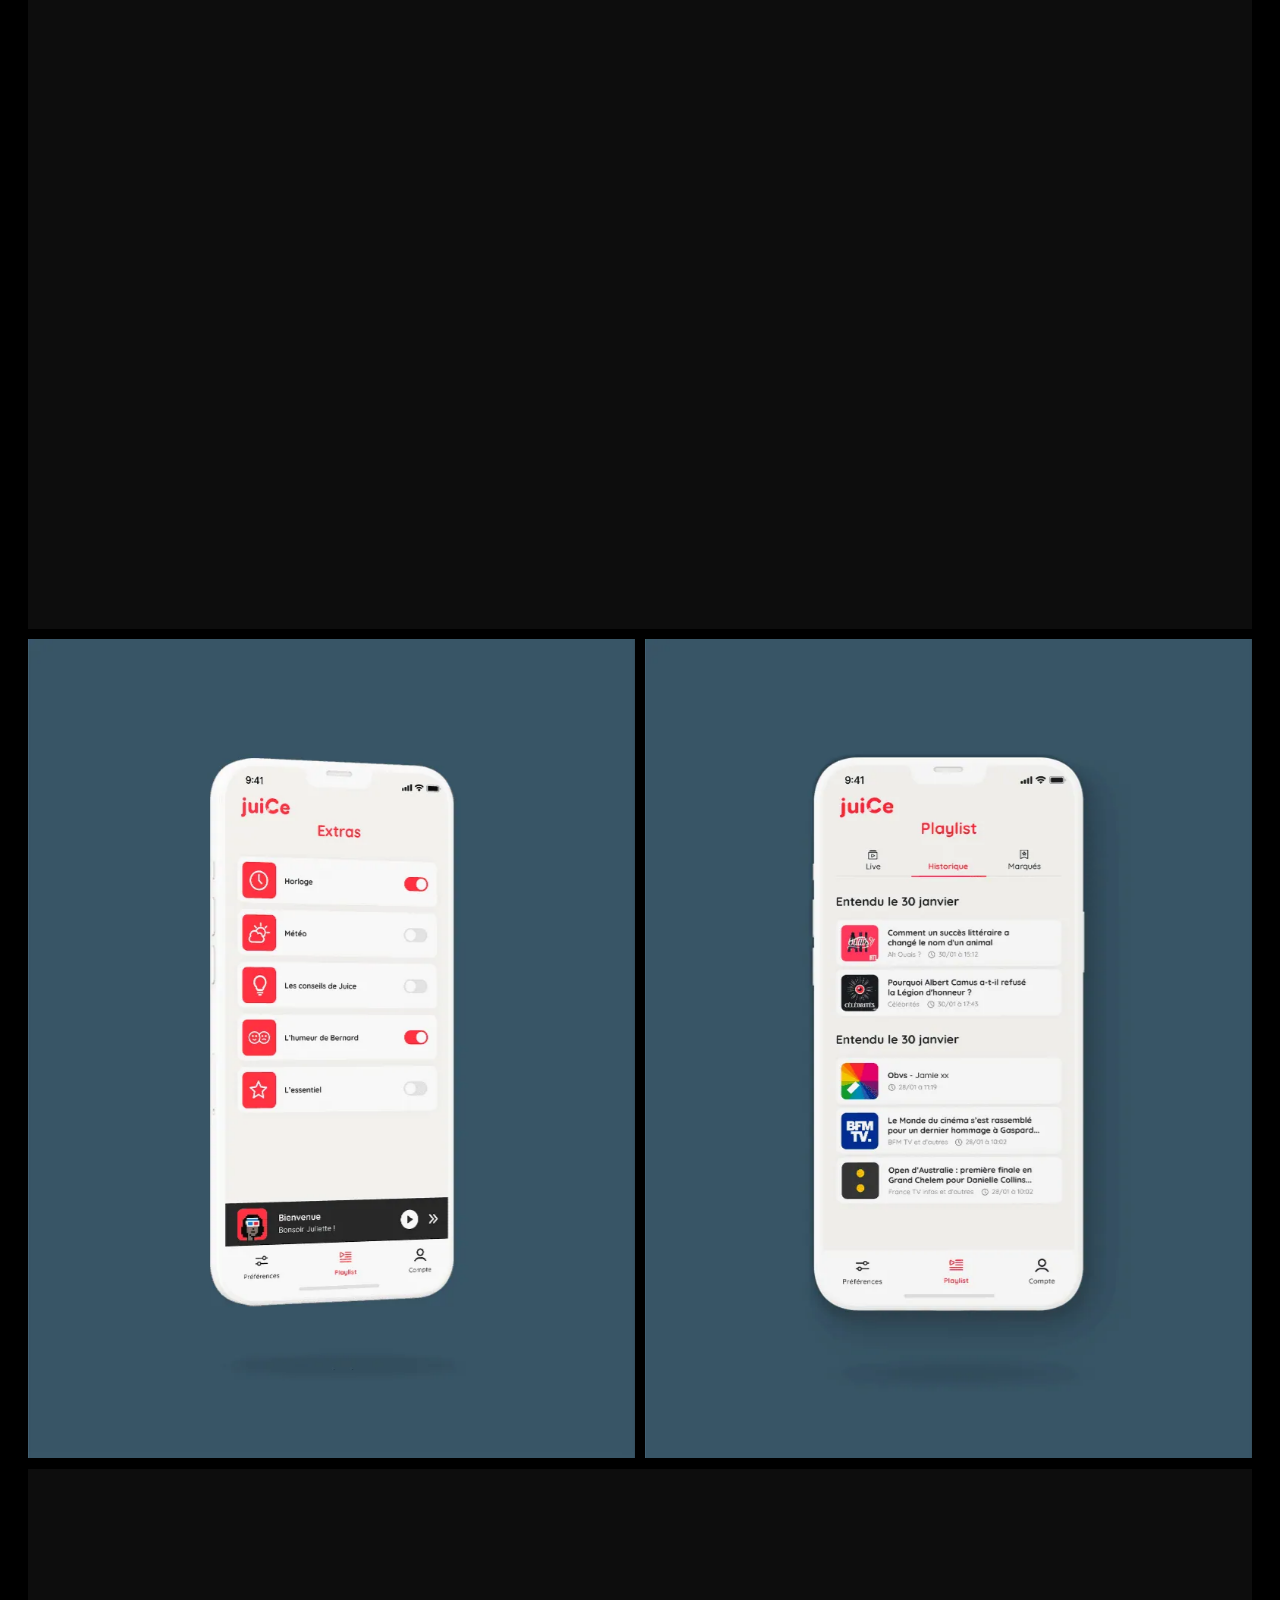
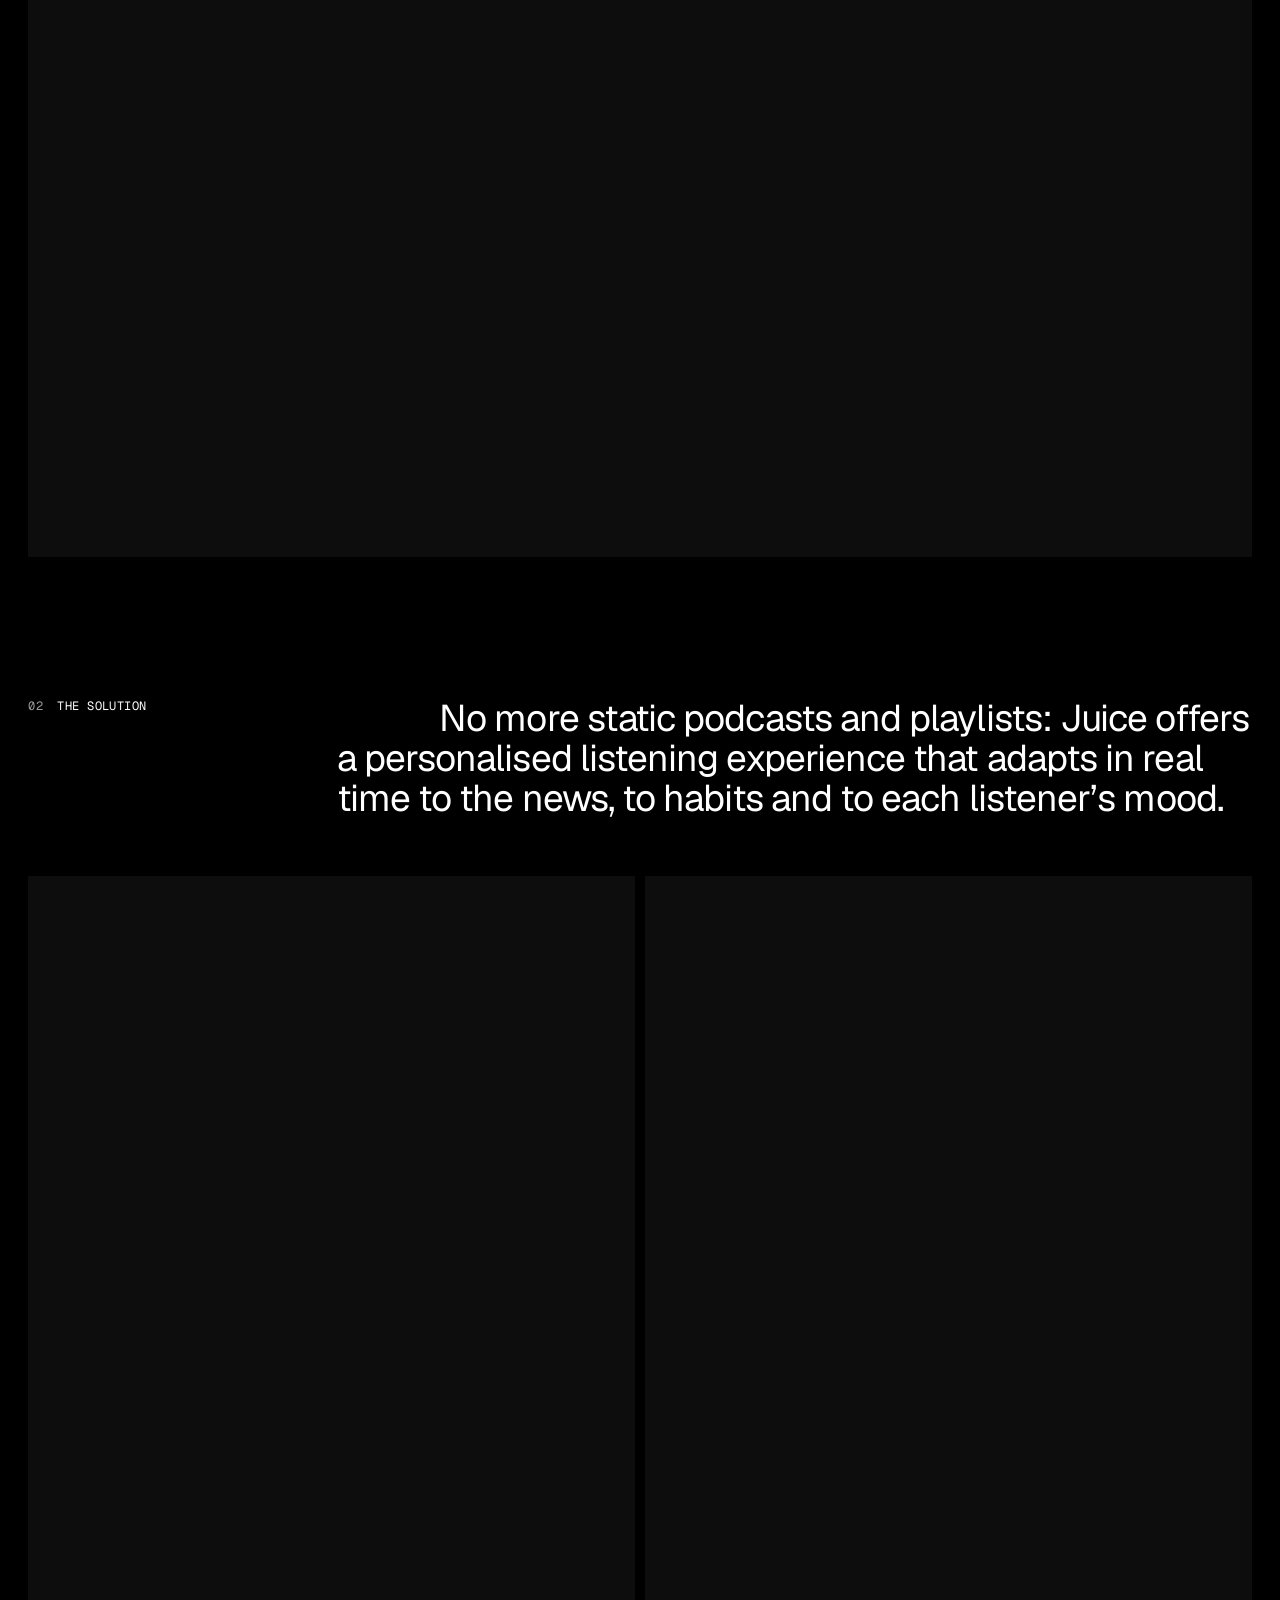
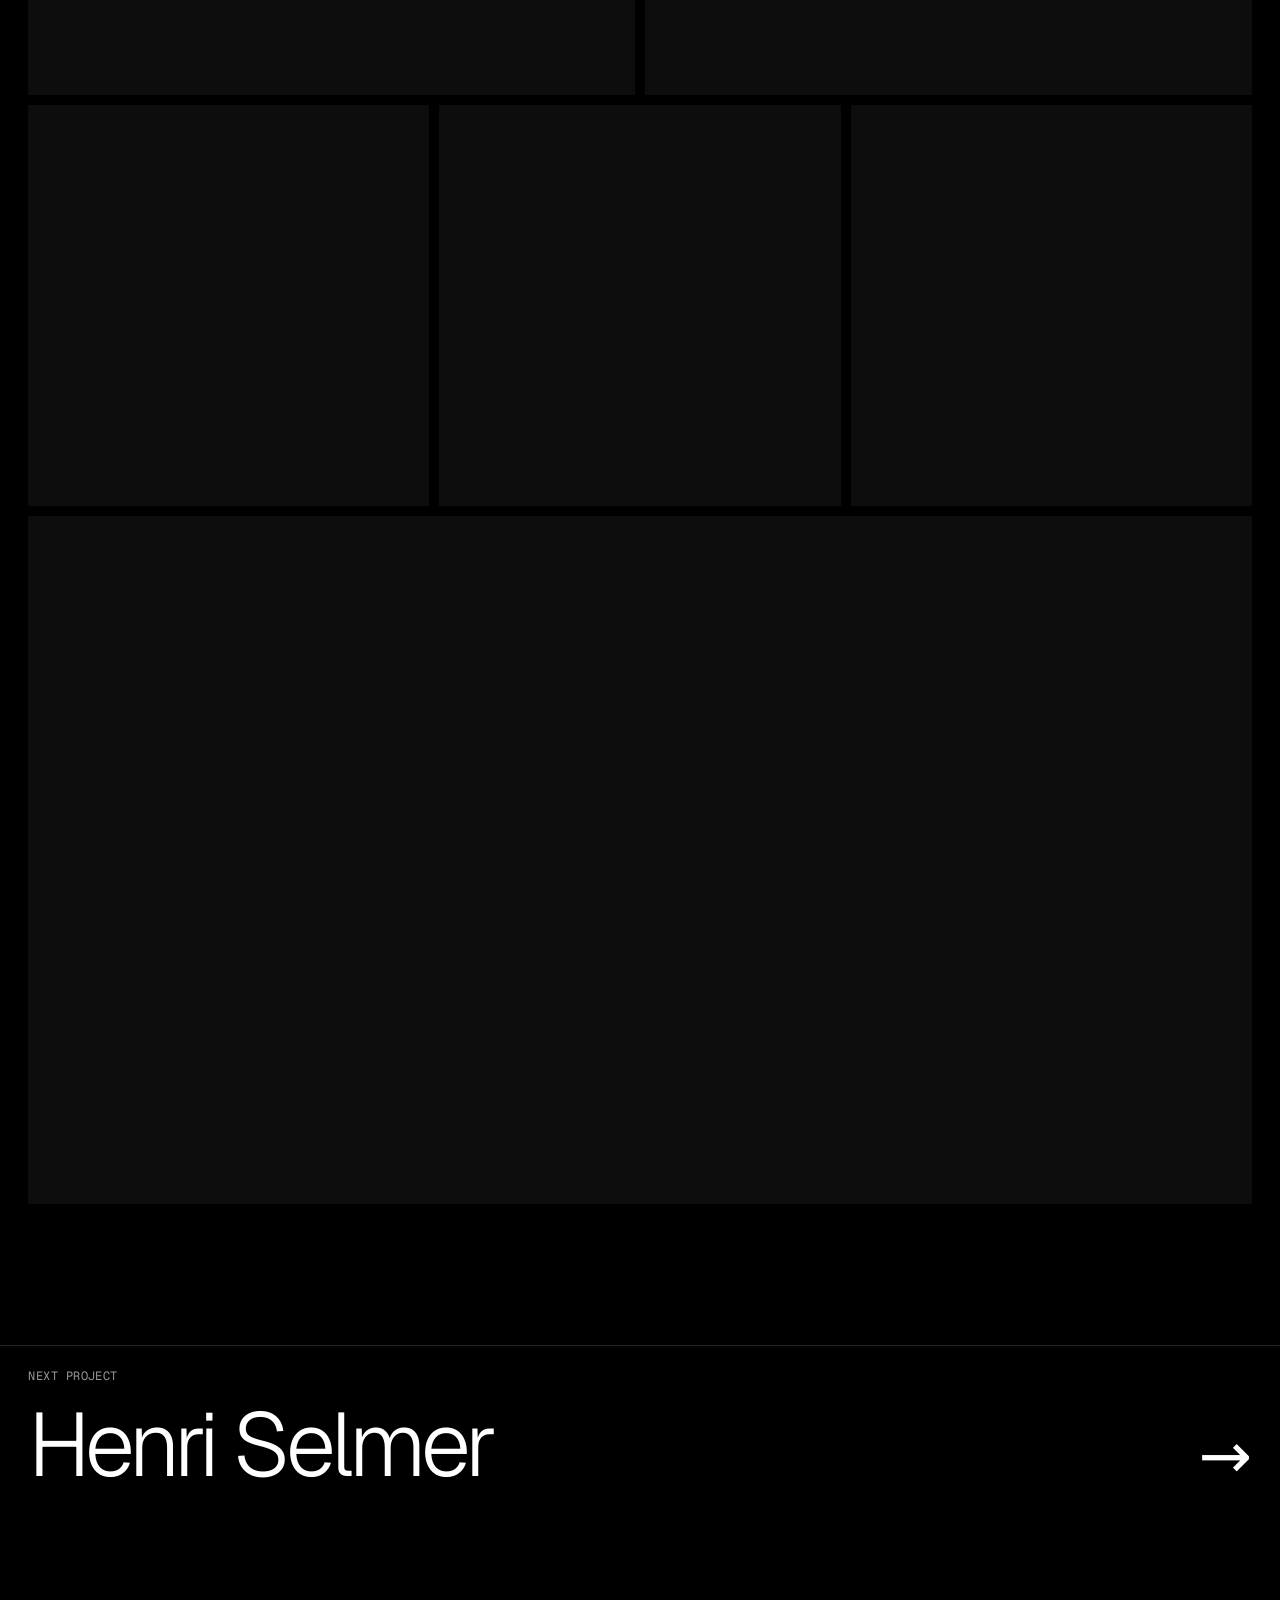
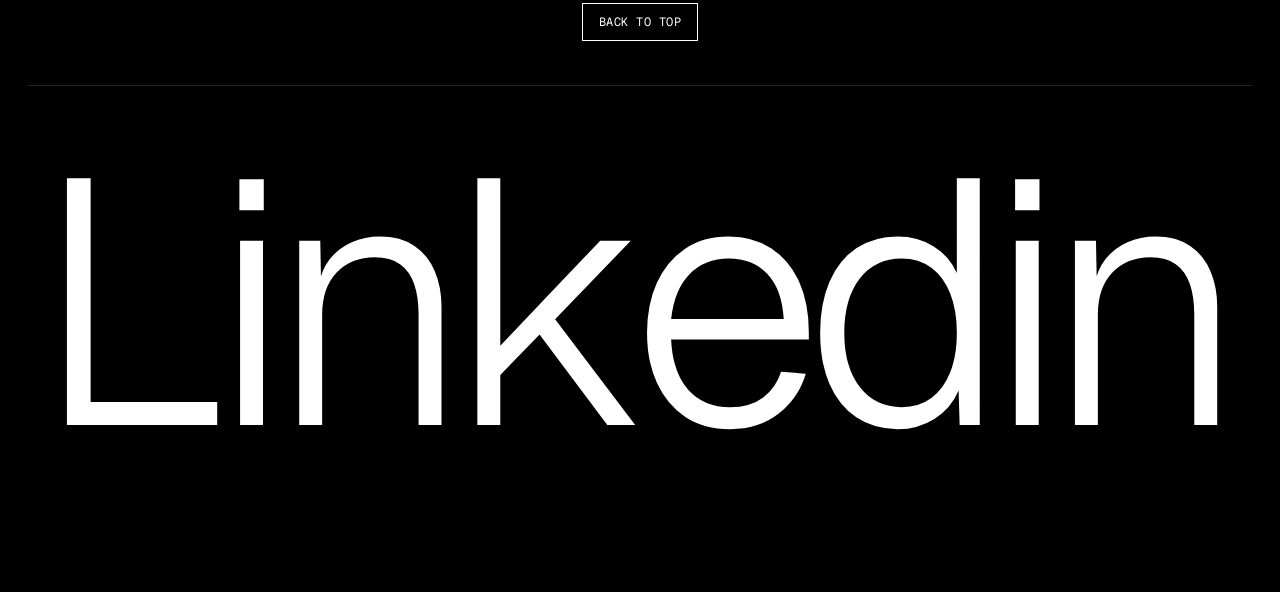
<file: juice.html>
<!DOCTYPE html>
<html lang="en">
<head>
  <meta charset="utf-8">
  <meta name="viewport" content="width=device-width, initial-scale=1">
  <title>Juice・Marjolaine Gutierrez</title>
  <meta name="description" content="Designing dynamic audio">
  <meta property="og:title" content="Juice・Marjolaine Gutierrez">
  <meta property="og:description" content="Designing dynamic audio">
  <meta property="og:image" content="https://marjolainegutierrez.fr/assets/images/juice.webp">
  <link rel="preload" href="assets/fonts/geist.woff2" as="font" type="font/woff2" crossorigin>
  <link rel="icon" href="data:image/svg+xml,%3Csvg xmlns=%22http://www.w3.org/2000/svg%22 viewBox=%220 0 100 100%22%3E%3Ctext y=%22.9em%22 font-size=%2290%22%3E%F0%9F%8C%9A%3C/text%3E%3C/svg%3E">
  <link rel="stylesheet" href="assets/style.css">
</head>
<body id="top" class="page-case">
  <div class="case-grid" aria-hidden="true"><span></span><span></span><span></span><span></span><span></span><span></span><span></span><span></span><span></span><span></span><span></span><span></span></div>

  <header class="site-header wrap">
    <div class="bar">
      <a href="index.html" class="logo gothic">Marjolaine Gutierrez</a>
      <nav class="nav" aria-label="Main navigation">
        <a href="index.html#contact"><span data-roll>Contact</span></a>
      </nav>
    </div>
    <hr class="rule">
  </header>

  <main>
    <section class="case-hero wrap">
      <a class="mono-btn" href="index.html#projets" data-reveal="fade"><span aria-hidden="true">←</span> All works</a>
      <p class="mono-label case-kicker" data-reveal="fade">Case study</p>
      <h1 class="case-title gothic" data-reveal="chars">Juice</h1>
      <p class="case-sub" data-reveal="fade">Designing dynamic audio</p>
      
      <div class="case-meta" data-reveal="rows"><div class="case-meta-item"><span class="mono-label">Category</span><span class="mono-value">UX/UI Design</span></div><div class="case-meta-item"><span class="mono-label">Client</span><span class="mono-value">Juice</span></div><div class="case-meta-item"><span class="mono-label">Year</span><span class="mono-value">2022</span></div><div class="case-meta-item"><span class="mono-label">Context</span><span class="mono-value">Freelance</span></div></div>
    </section>
    <section class="case-cover wrap"><div class="pm-stack"><div class="pm-row pm-1"><figure class="pm" style="--ar:1920/1080"><div class="media" data-reveal="image"><img src="assets/projects/juice/01.webp" alt="" width="1920" height="1080" loading="lazy" decoding="async"></div></figure></div></div></section>

    <section class="case-sec wrap">
      <div class="case-sec-head">
        <p class="mono-label case-sec-label"><span class="mono-num">01</span>The project</p>
        <div class="case-sec-text"><p class="case-lead" data-lead>UX/UI design and branding for Juice, an app offering a new way to experience audio.</p></div>
      </div>
      <div class="pm-stack"><div class="pm-row pm-1"><figure class="pm" style="--ar:1920/1080"><div class="media" data-reveal="image"><img src="assets/projects/juice/02.webp" alt="" width="1920" height="1080" loading="lazy" decoding="async"></div></figure></div><div class="pm-row pm-2"><figure class="pm" style="--ar:800/1080"><div class="media" data-reveal="image"><img src="assets/projects/juice/03.webp" alt="" width="800" height="1080" loading="lazy" decoding="async"></div></figure><figure class="pm" style="--ar:800/1080"><div class="media" data-reveal="image"><img src="assets/projects/juice/04.webp" alt="" width="800" height="1080" loading="lazy" decoding="async"></div></figure></div><div class="pm-row pm-1"><figure class="pm" style="--ar:1920/1080"><div class="media" data-reveal="image"><img src="assets/projects/juice/05.webp" alt="" width="1920" height="1080" loading="lazy" decoding="async"></div></figure></div></div>
    </section>

    <section class="case-sec wrap">
      <div class="case-sec-head">
        <p class="mono-label case-sec-label"><span class="mono-num">02</span>The solution</p>
        <div class="case-sec-text"><p class="case-lead" data-lead>No more static podcasts and playlists: Juice offers a personalised listening experience that adapts in real time to the news, to habits and to each listener’s mood.</p></div>
      </div>
      <div class="pm-stack"><div class="pm-row pm-2"><figure class="pm" style="--ar:800/1080"><div class="media" data-reveal="image"><img src="assets/projects/juice/06.webp" alt="" width="800" height="1080" loading="lazy" decoding="async"></div></figure><figure class="pm" style="--ar:800/1080"><div class="media" data-reveal="image"><img src="assets/projects/juice/07.webp" alt="" width="800" height="1080" loading="lazy" decoding="async"></div></figure></div><div class="pm-row pm-3"><figure class="pm" style="--ar:800/800"><div class="media" data-reveal="image"><img src="assets/projects/juice/08.webp" alt="" width="800" height="800" loading="lazy" decoding="async"></div></figure><figure class="pm" style="--ar:800/800"><div class="media" data-reveal="image"><img src="assets/projects/juice/09.webp" alt="" width="800" height="800" loading="lazy" decoding="async"></div></figure><figure class="pm" style="--ar:800/800"><div class="media" data-reveal="image"><img src="assets/projects/juice/10.webp" alt="" width="800" height="800" loading="lazy" decoding="async"></div></figure></div><div class="pm-row pm-1"><figure class="pm" style="--ar:1920/1080"><div class="media" data-reveal="image"><img src="assets/projects/juice/11.webp" alt="" width="1920" height="1080" loading="lazy" decoding="async"></div></figure></div></div>
    </section>

    <section class="case-next">
      <a class="case-next-link wrap" href="henri-selmer.html">
        <span class="mono-label">Next project</span>
        <span class="case-next-row">
          <span class="case-next-name gothic">Henri Selmer</span>
          <span class="case-next-arrow" aria-hidden="true">→</span>
        </span>
        <span class="case-next-preview media" aria-hidden="true">
          <video muted loop playsinline preload="none" poster="assets/images/henri-selmer.webp" data-src="assets/videos/henri-selmer.mp4"></video>
        </span>
      </a>
    </section>
  </main>

  <footer class="wrap">
    <div class="back-top-row" data-reveal="fade">
      <button class="pill" type="button" data-top><span data-roll>Back to top</span></button>
    </div>
    <hr class="rule">
    <a class="footer-big" href="https://www.linkedin.com/in/marjolaine-gutierrez-75636482/" target="_blank" rel="noopener">
      <span class="fit gothic" data-reveal="chars">Linkedin</span>
    </a>
  </footer>

  <script src="assets/lenis.min.js"></script>
  <script src="assets/main.js"></script>
</body>
</html>
</file>
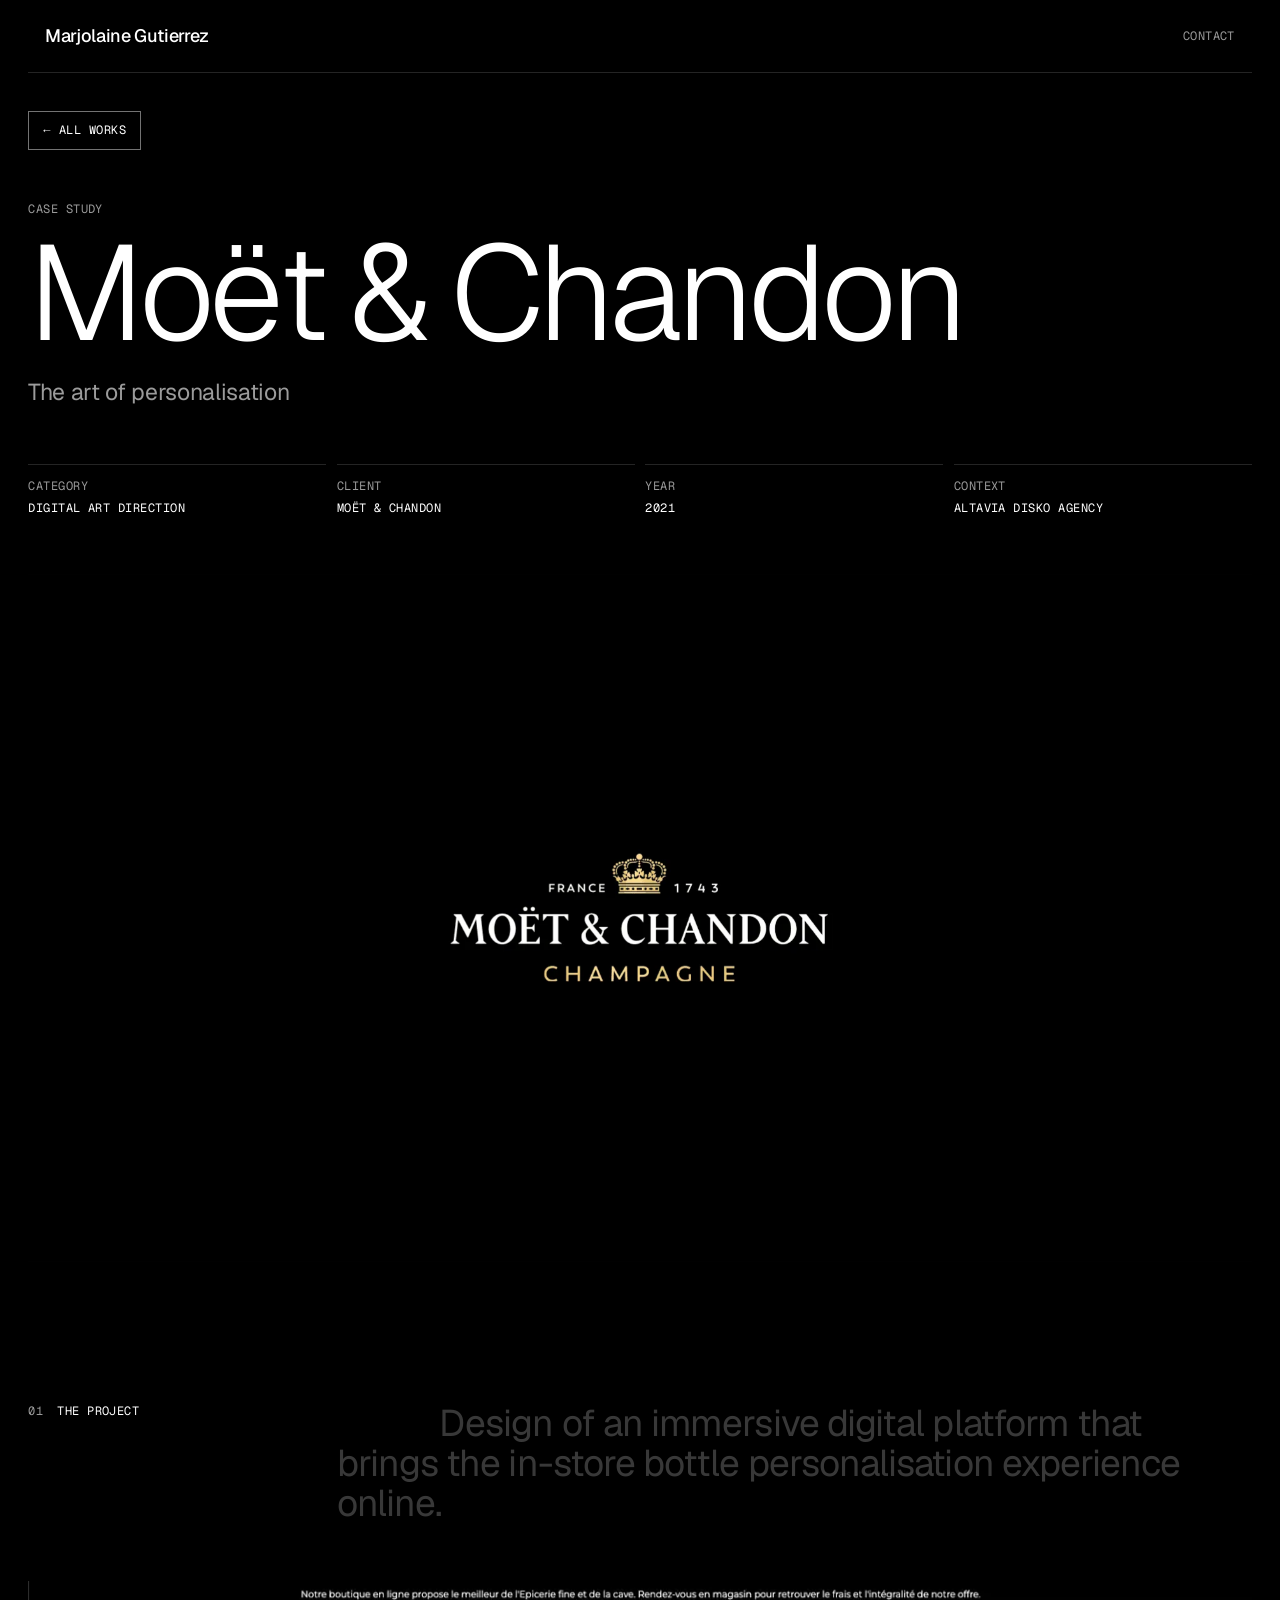
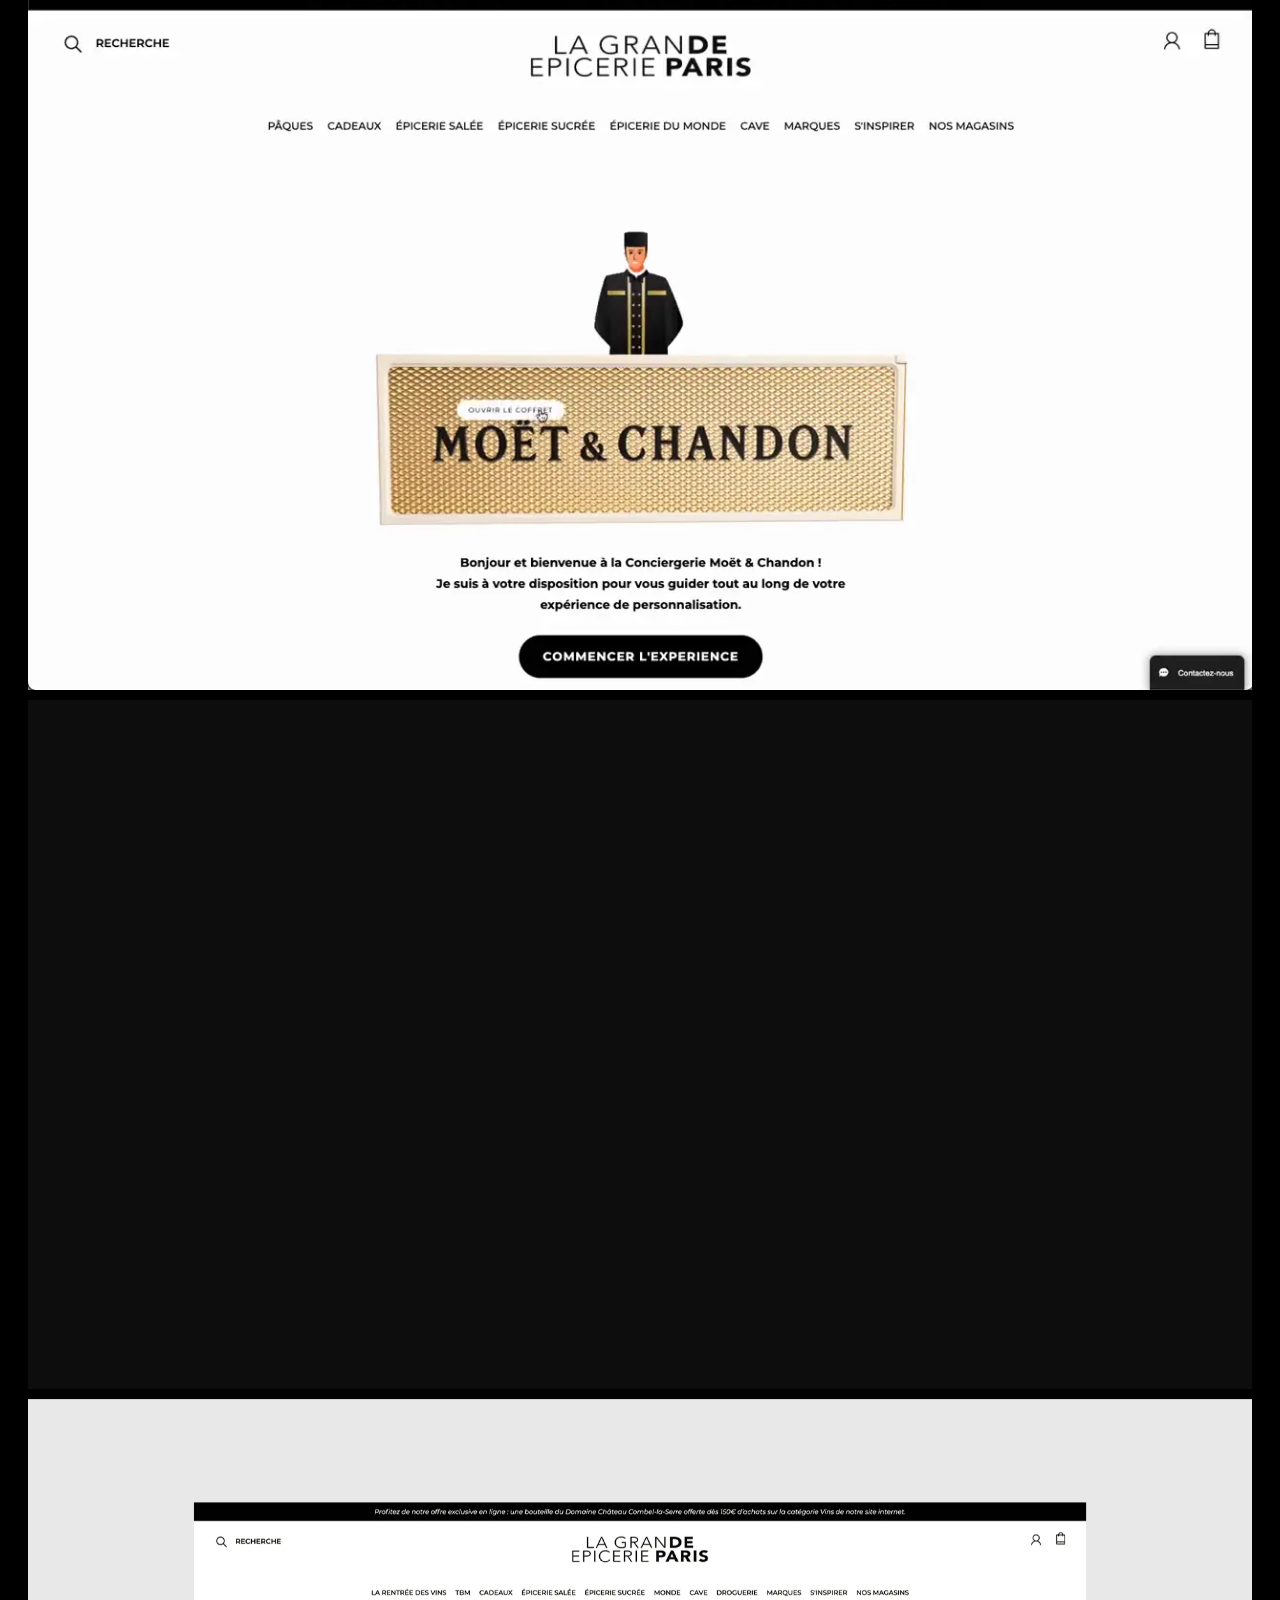
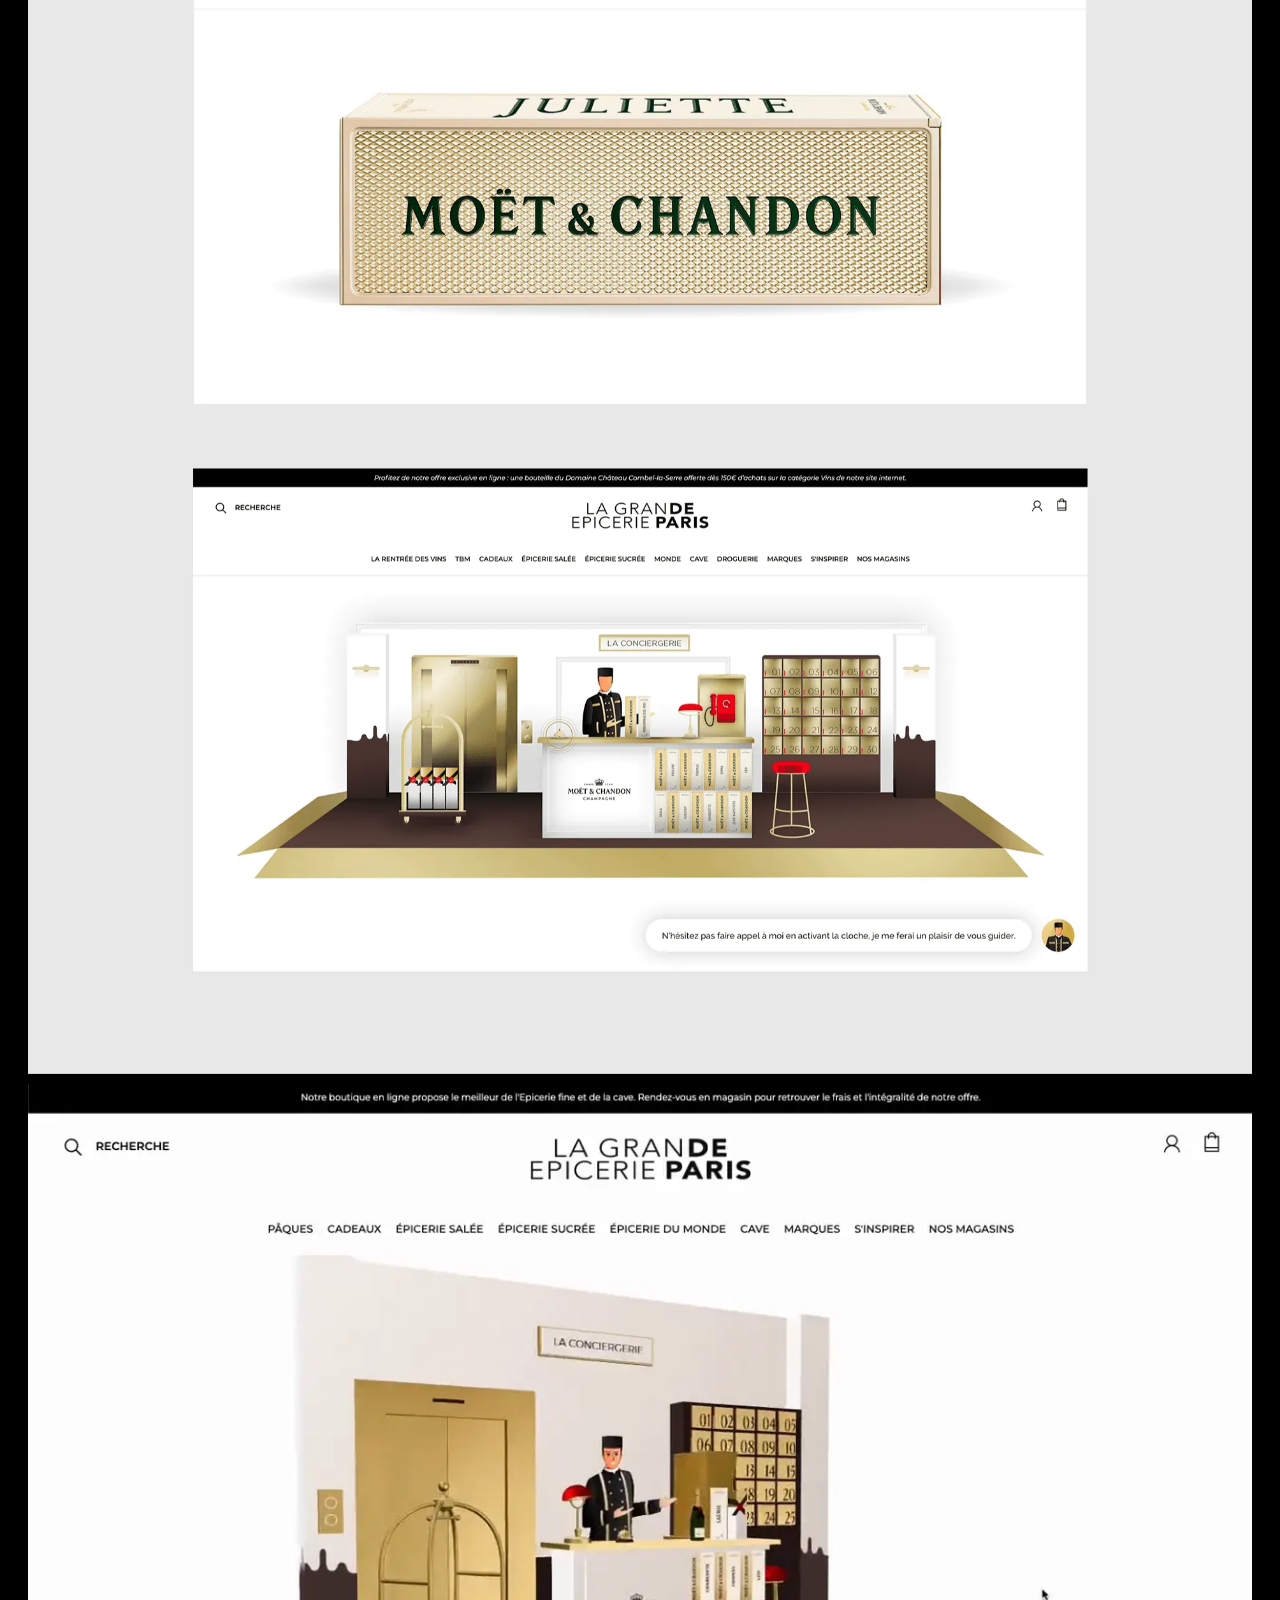
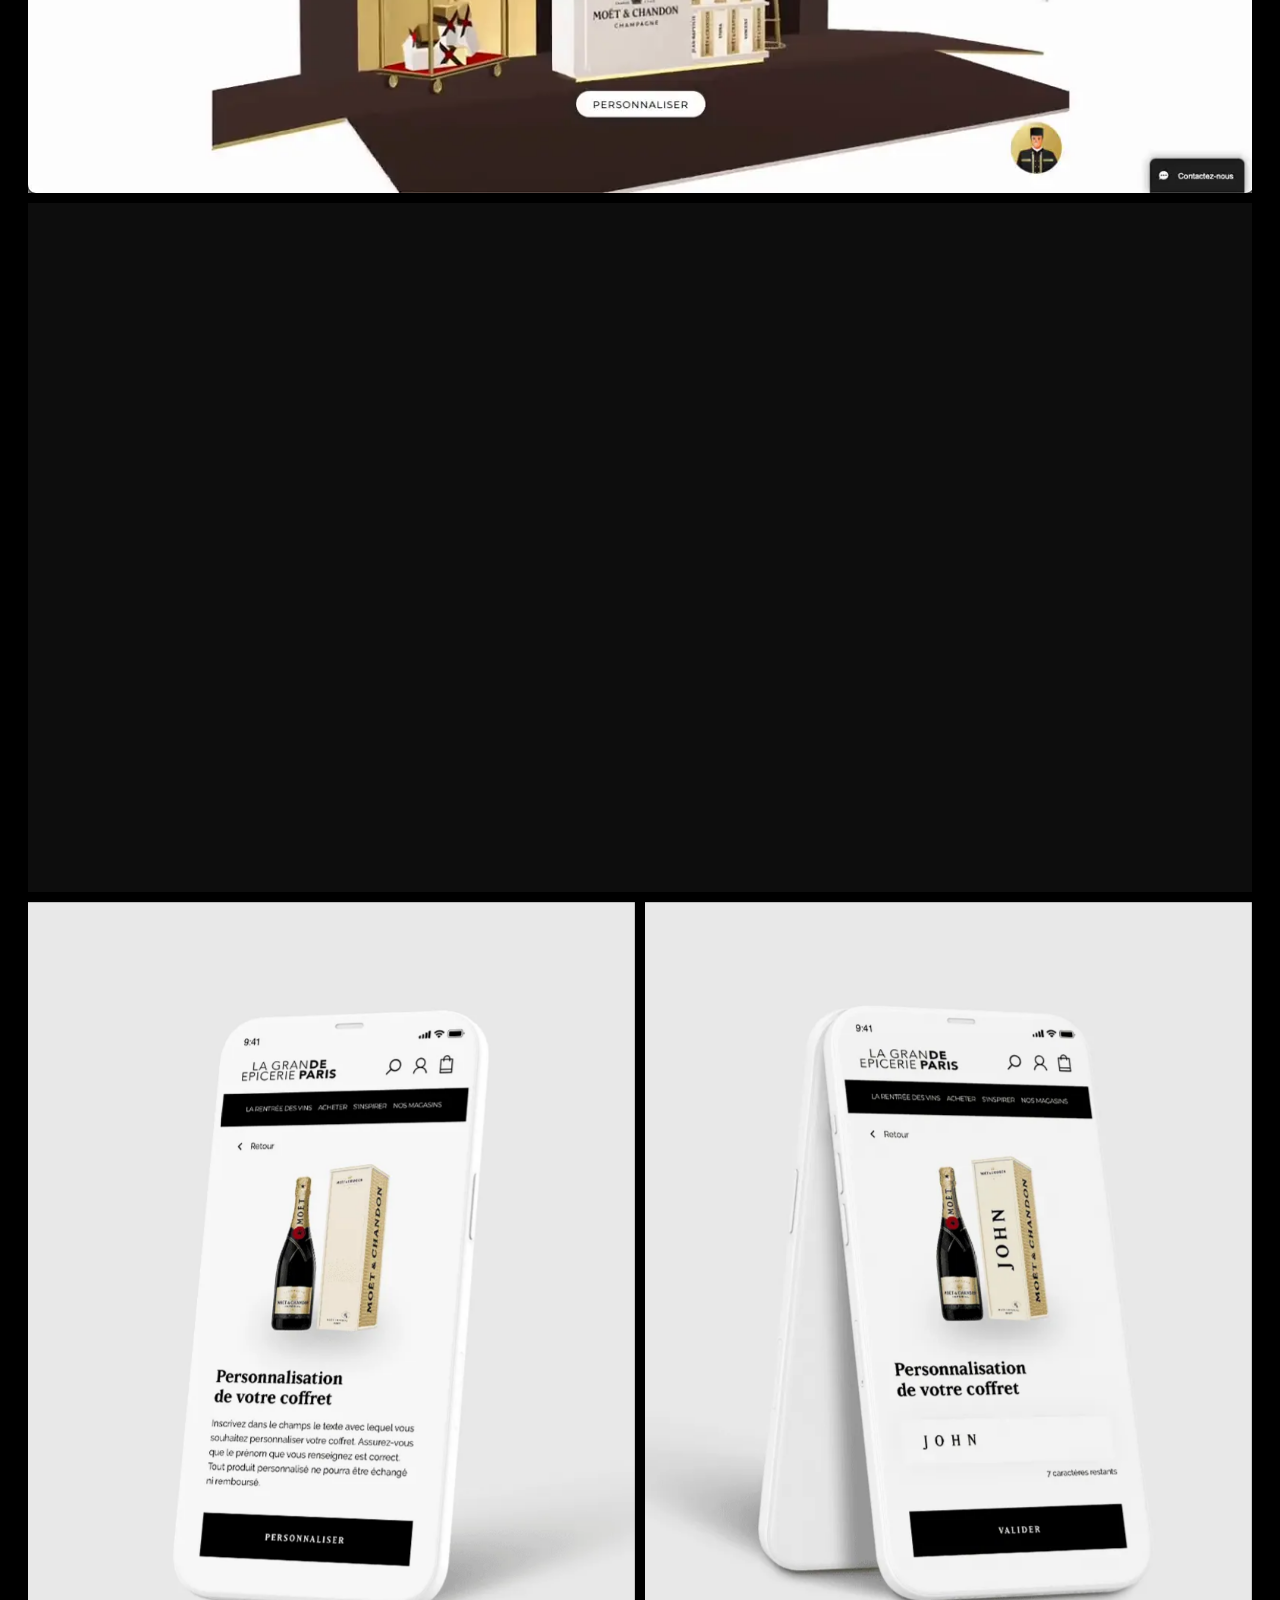
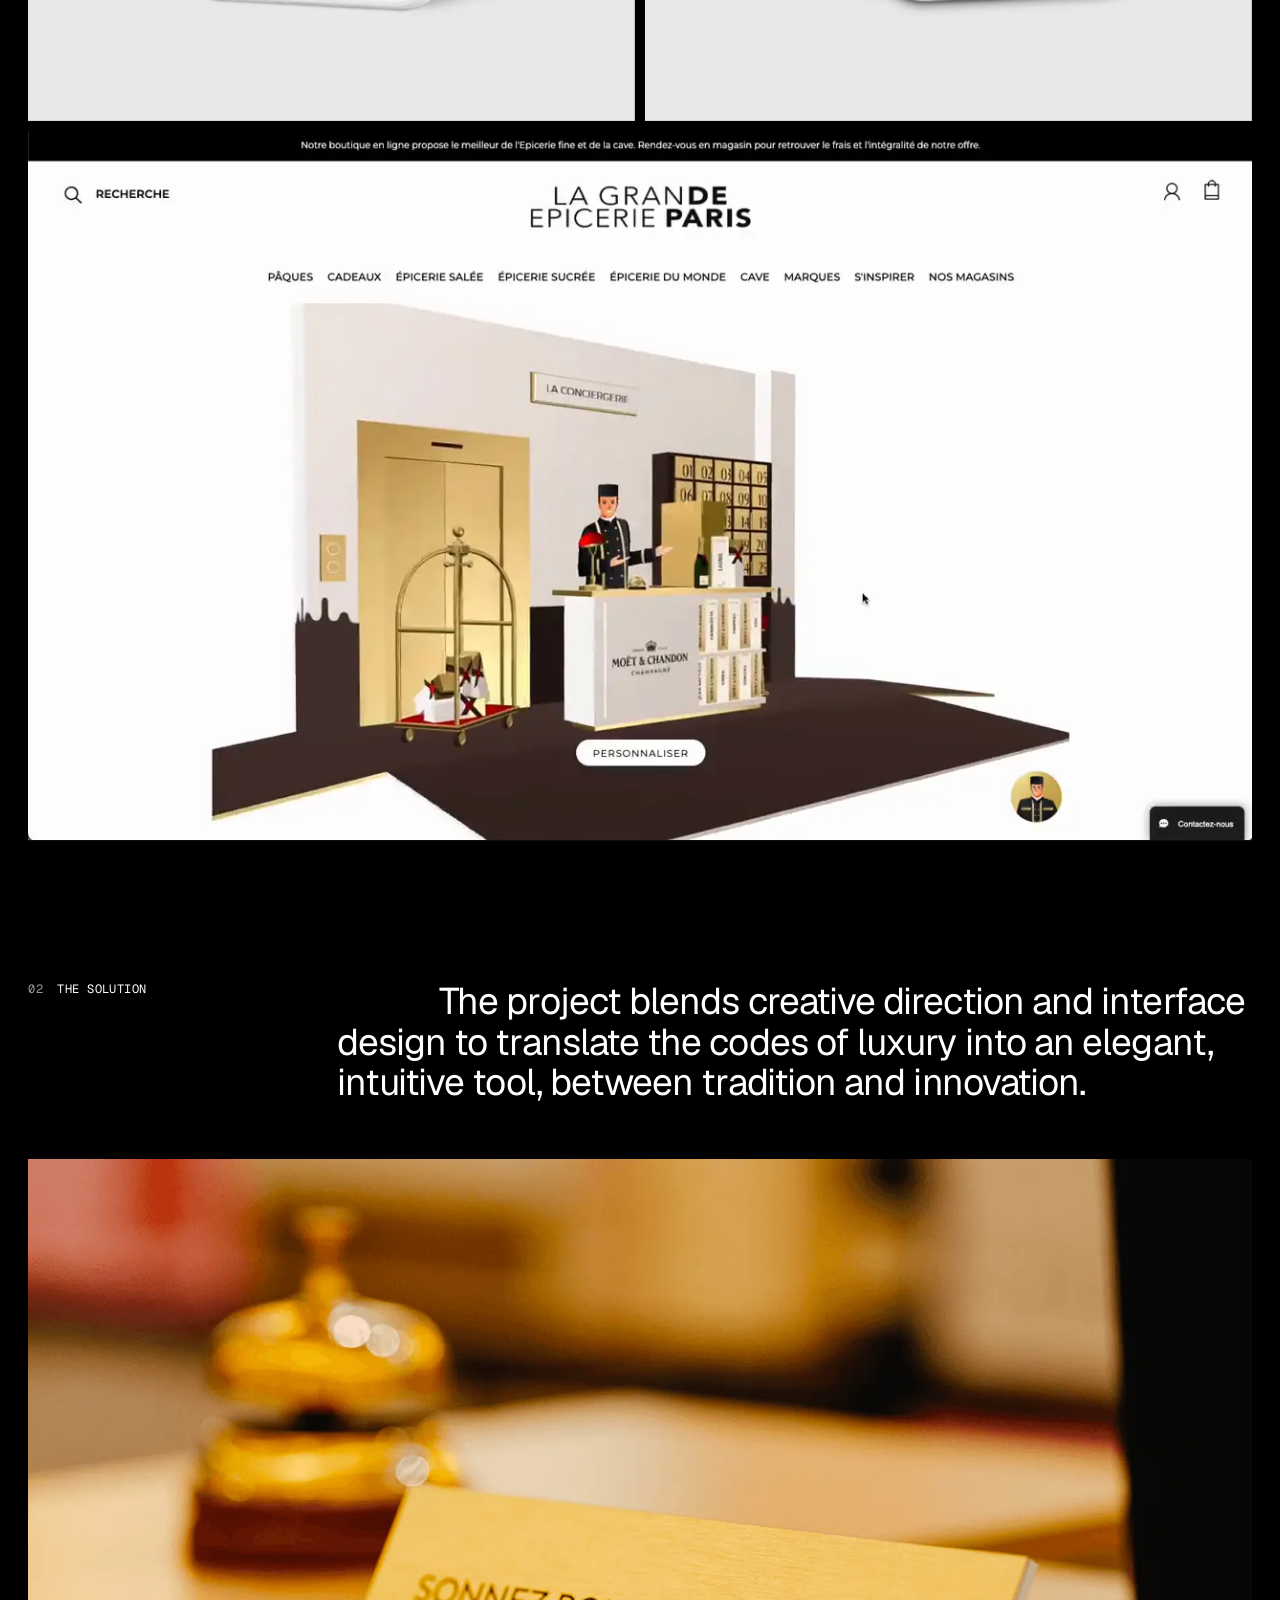
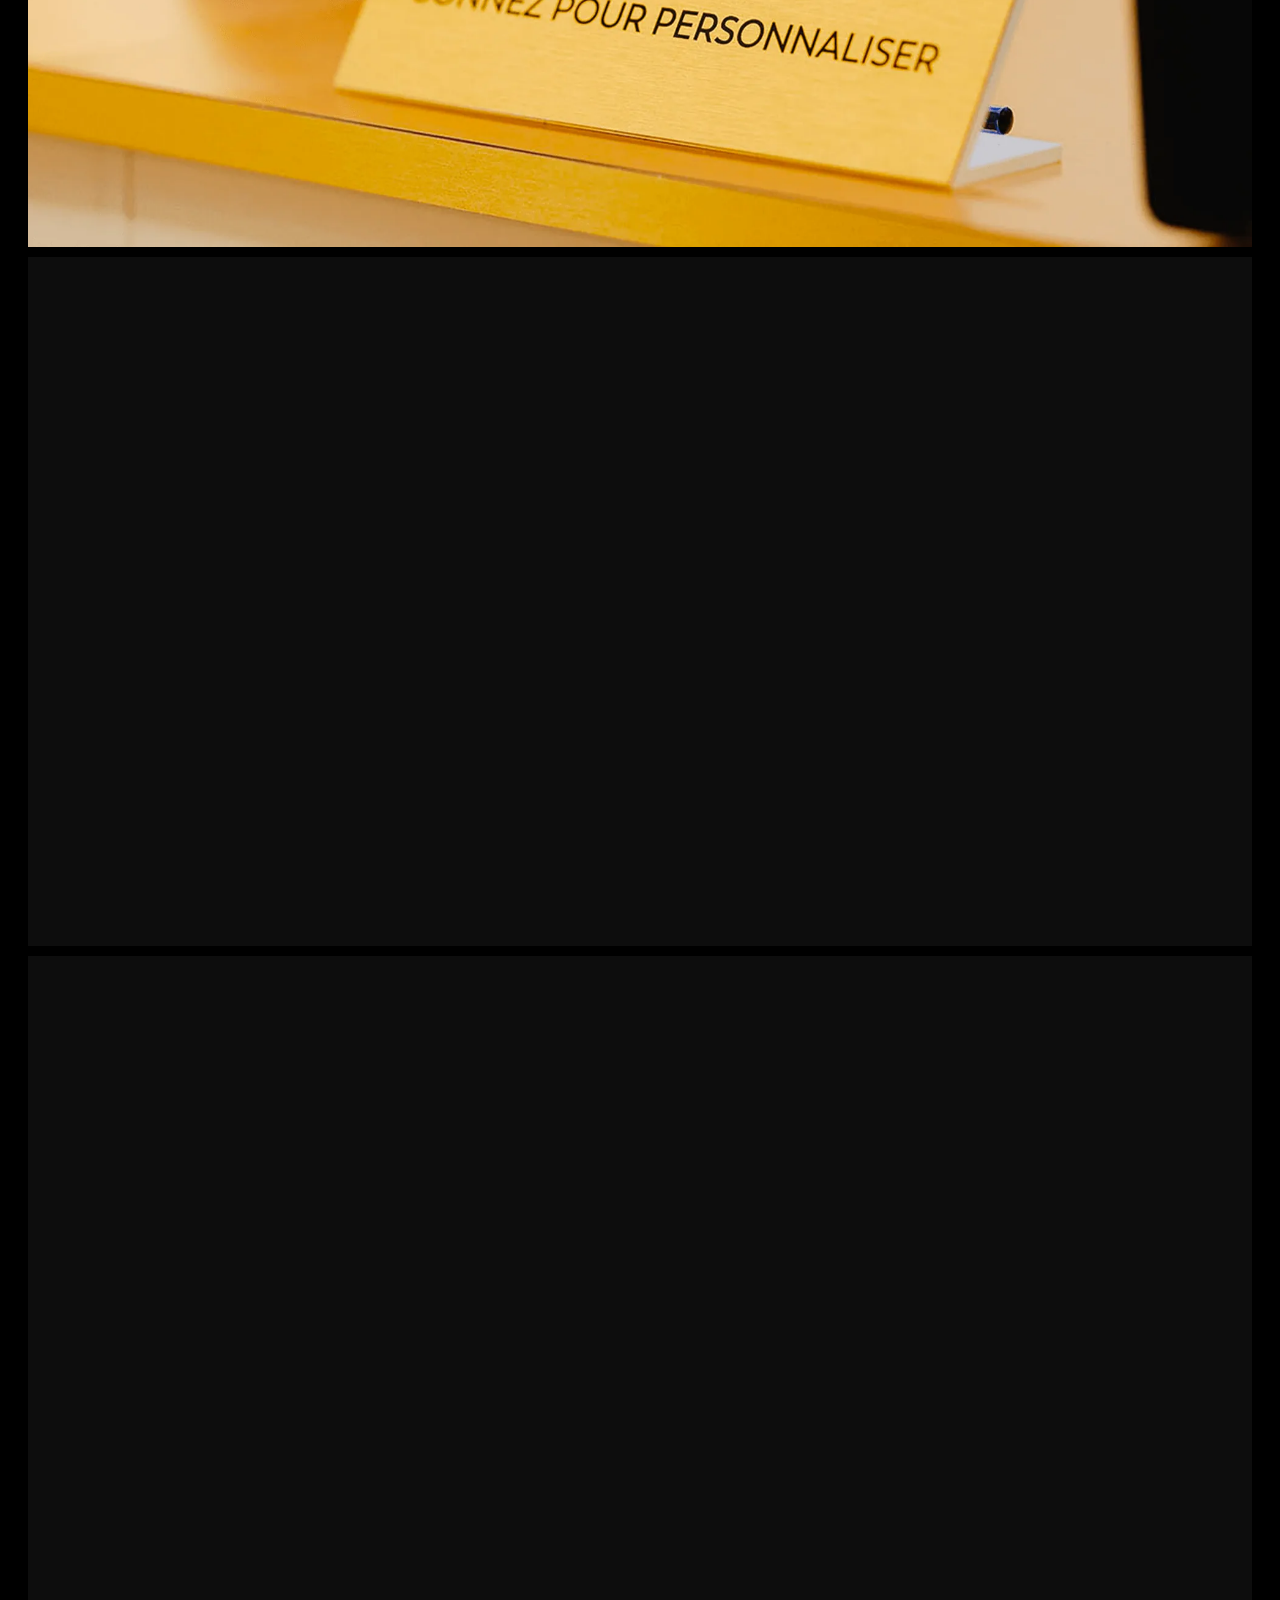
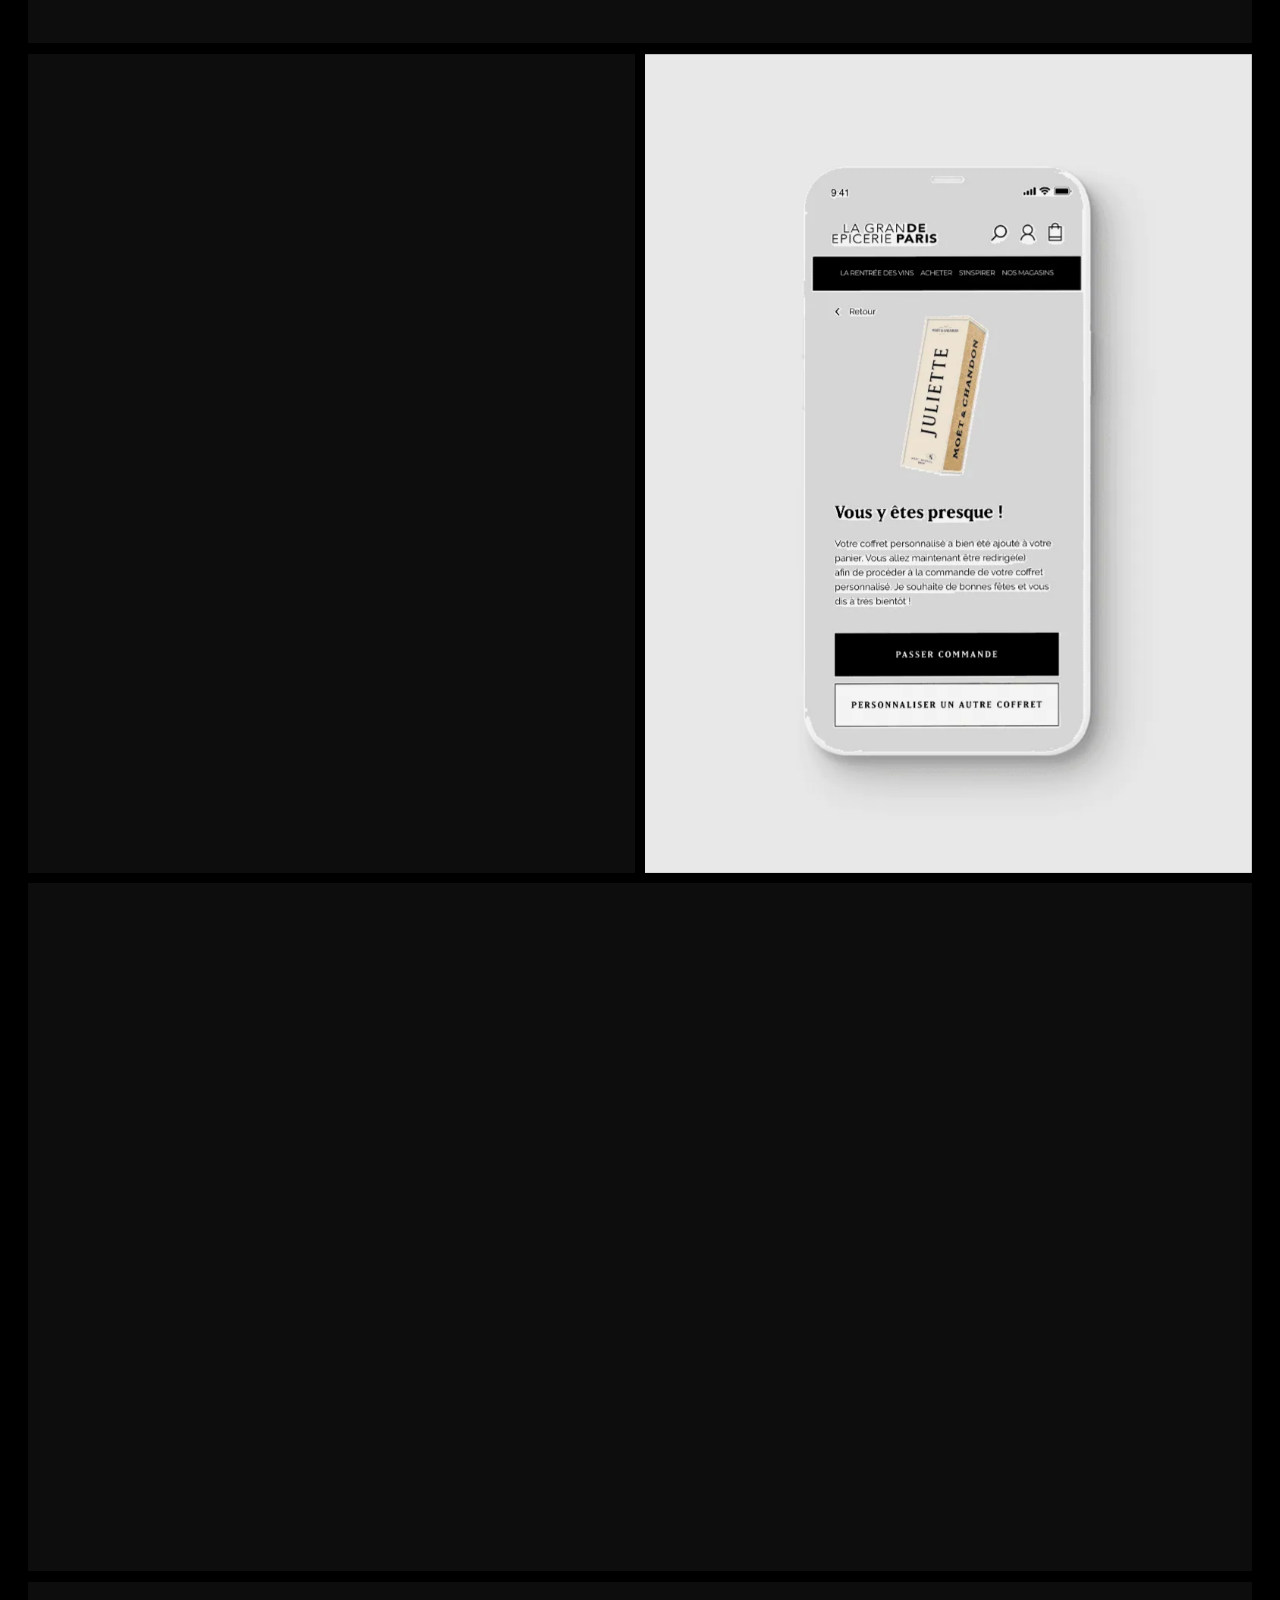
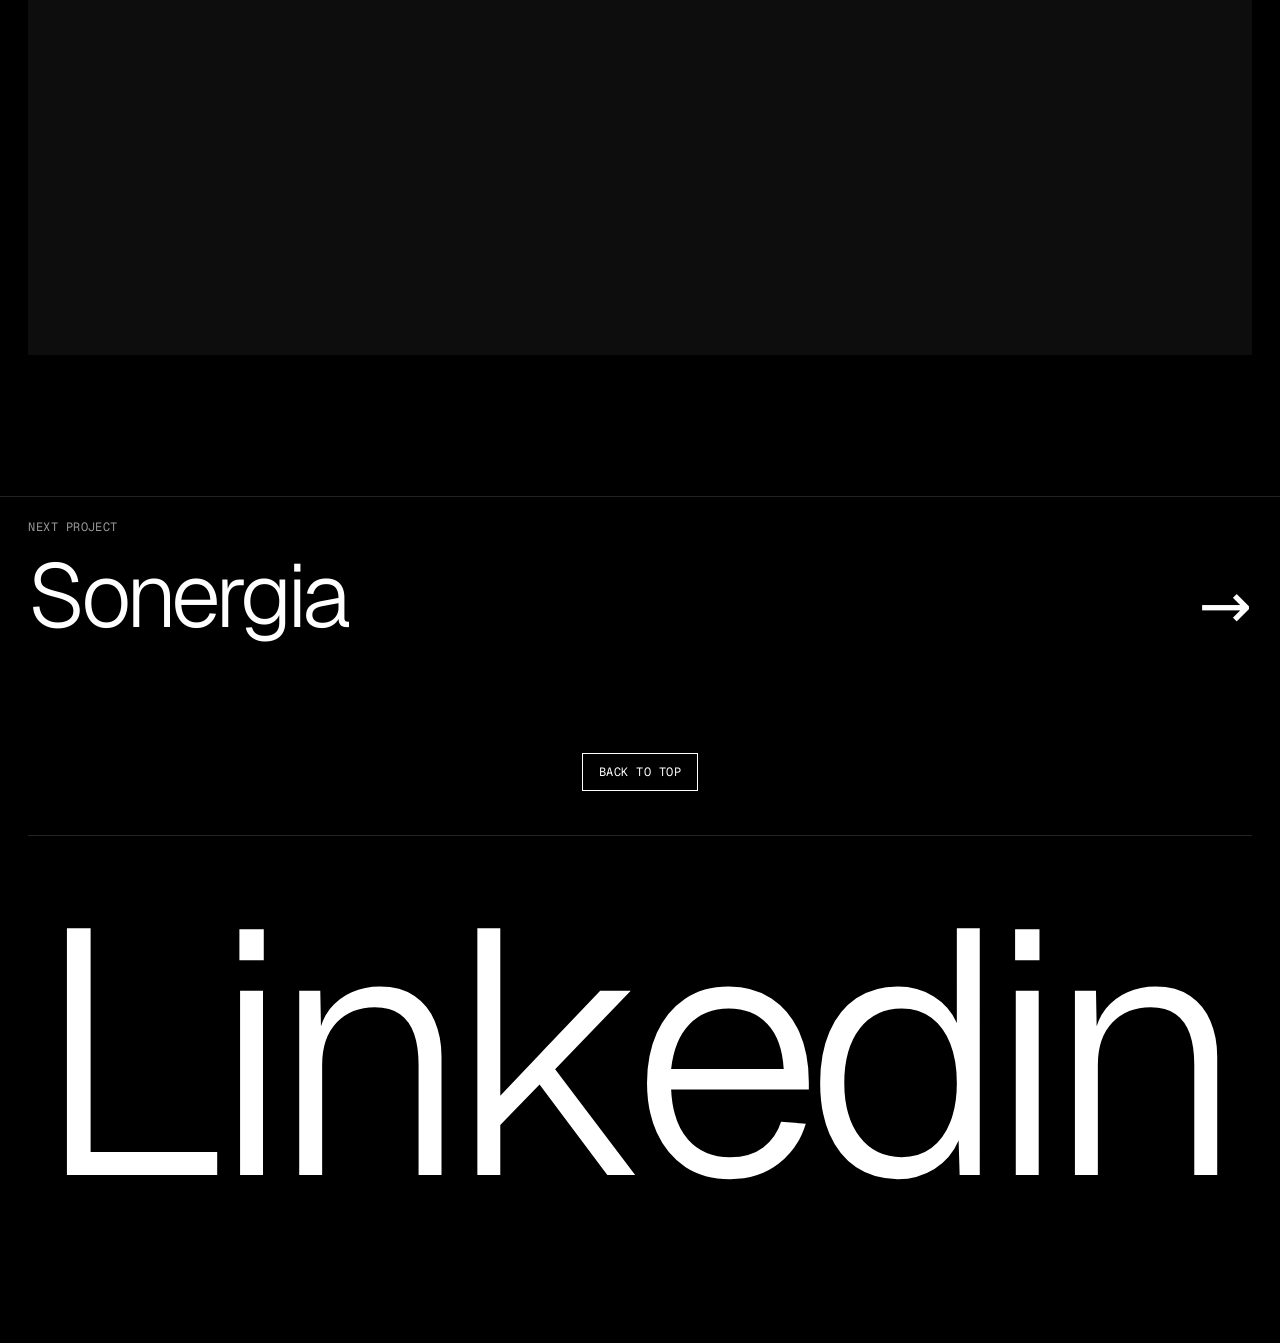
<file: moet-chandon.html>
<!DOCTYPE html>
<html lang="en">
<head>
  <meta charset="utf-8">
  <meta name="viewport" content="width=device-width, initial-scale=1">
  <title>Moët &amp; Chandon・Marjolaine Gutierrez</title>
  <meta name="description" content="The art of personalisation">
  <meta property="og:title" content="Moët &amp; Chandon・Marjolaine Gutierrez">
  <meta property="og:description" content="The art of personalisation">
  <meta property="og:image" content="https://marjolainegutierrez.fr/assets/images/moet-chandon.webp">
  <link rel="preload" href="assets/fonts/geist.woff2" as="font" type="font/woff2" crossorigin>
  <link rel="icon" href="data:image/svg+xml,%3Csvg xmlns=%22http://www.w3.org/2000/svg%22 viewBox=%220 0 100 100%22%3E%3Ctext y=%22.9em%22 font-size=%2290%22%3E%F0%9F%8C%9A%3C/text%3E%3C/svg%3E">
  <link rel="stylesheet" href="assets/style.css">
</head>
<body id="top" class="page-case">
  <div class="case-grid" aria-hidden="true"><span></span><span></span><span></span><span></span><span></span><span></span><span></span><span></span><span></span><span></span><span></span><span></span></div>

  <header class="site-header wrap">
    <div class="bar">
      <a href="index.html" class="logo gothic">Marjolaine Gutierrez</a>
      <nav class="nav" aria-label="Main navigation">
        <a href="index.html#contact"><span data-roll>Contact</span></a>
      </nav>
    </div>
    <hr class="rule">
  </header>

  <main>
    <section class="case-hero wrap">
      <a class="mono-btn" href="index.html#projets" data-reveal="fade"><span aria-hidden="true">←</span> All works</a>
      <p class="mono-label case-kicker" data-reveal="fade">Case study</p>
      <h1 class="case-title gothic" data-reveal="chars">Moët &amp; Chandon</h1>
      <p class="case-sub" data-reveal="fade">The art of personalisation</p>
      
      <div class="case-meta" data-reveal="rows"><div class="case-meta-item"><span class="mono-label">Category</span><span class="mono-value">Digital art direction</span></div><div class="case-meta-item"><span class="mono-label">Client</span><span class="mono-value">Moët &amp; Chandon</span></div><div class="case-meta-item"><span class="mono-label">Year</span><span class="mono-value">2021</span></div><div class="case-meta-item"><span class="mono-label">Context</span><span class="mono-value">Altavia Disko agency</span></div></div>
    </section>
    <section class="case-cover wrap"><div class="pm-stack"><div class="pm-row pm-1"><figure class="pm" style="--ar:1920/1080"><div class="media" data-reveal="image"><img src="assets/projects/moet-chandon/01.webp" alt="" width="1920" height="1080" loading="lazy" decoding="async"></div></figure></div></div></section>

    <section class="case-sec wrap">
      <div class="case-sec-head">
        <p class="mono-label case-sec-label"><span class="mono-num">01</span>The project</p>
        <div class="case-sec-text"><p class="case-lead" data-lead>Design of an immersive digital platform that brings the in-store bottle personalisation experience online.</p></div>
      </div>
      <div class="pm-stack"><div class="pm-row pm-1"><figure class="pm" style="--ar:1280/742"><div class="media" data-reveal="image"><video muted loop playsinline preload="none" poster="assets/projects/moet-chandon/02.webp" data-src="assets/projects/moet-chandon/02.mp4" width="1280" height="742"></video></div></figure></div><div class="pm-row pm-1"><figure class="pm" style="--ar:1920/1080"><div class="media" data-reveal="image"><img src="assets/projects/moet-chandon/03.webp" alt="" width="1920" height="1080" loading="lazy" decoding="async"></div></figure></div><div class="pm-row pm-1"><figure class="pm" style="--ar:1920/2000"><div class="media" data-reveal="image"><img src="assets/projects/moet-chandon/04.webp" alt="" width="1920" height="2000" loading="lazy" decoding="async"></div></figure></div><div class="pm-row pm-1"><figure class="pm" style="--ar:1280/742"><div class="media" data-reveal="image"><video muted loop playsinline preload="none" poster="assets/projects/moet-chandon/05.webp" data-src="assets/projects/moet-chandon/05.mp4" width="1280" height="742"></video></div></figure></div><div class="pm-row pm-1"><figure class="pm" style="--ar:1920/1080"><div class="media" data-reveal="image"><img src="assets/projects/moet-chandon/06.webp" alt="" width="1920" height="1080" loading="lazy" decoding="async"></div></figure></div><div class="pm-row pm-2"><figure class="pm" style="--ar:800/1080"><div class="media" data-reveal="image"><img src="assets/projects/moet-chandon/07.webp" alt="" width="800" height="1080" loading="lazy" decoding="async"></div></figure><figure class="pm" style="--ar:800/1080"><div class="media" data-reveal="image"><img src="assets/projects/moet-chandon/08.webp" alt="" width="800" height="1080" loading="lazy" decoding="async"></div></figure></div><div class="pm-row pm-1"><figure class="pm" style="--ar:1280/742"><div class="media" data-reveal="image"><video muted loop playsinline preload="none" poster="assets/projects/moet-chandon/09.webp" data-src="assets/projects/moet-chandon/09.mp4" width="1280" height="742"></video></div></figure></div></div>
    </section>

    <section class="case-sec wrap">
      <div class="case-sec-head">
        <p class="mono-label case-sec-label"><span class="mono-num">02</span>The solution</p>
        <div class="case-sec-text"><p class="case-lead" data-lead>The project blends creative direction and interface design to translate the codes of luxury into an elegant, intuitive tool, between tradition and innovation.</p></div>
      </div>
      <div class="pm-stack"><div class="pm-row pm-1"><figure class="pm" style="--ar:2000/1124"><div class="media" data-reveal="image"><img src="assets/projects/moet-chandon/10.webp" alt="" width="2000" height="1124" loading="lazy" decoding="async"></div></figure></div><div class="pm-row pm-1"><figure class="pm" style="--ar:1920/1080"><div class="media" data-reveal="image"><img src="assets/projects/moet-chandon/11.webp" alt="" width="1920" height="1080" loading="lazy" decoding="async"></div></figure></div><div class="pm-row pm-1"><figure class="pm" style="--ar:2000/1124"><div class="media" data-reveal="image"><img src="assets/projects/moet-chandon/12.webp" alt="" width="2000" height="1124" loading="lazy" decoding="async"></div></figure></div><div class="pm-row pm-2"><figure class="pm" style="--ar:800/1080"><div class="media" data-reveal="image"><img src="assets/projects/moet-chandon/13.webp" alt="" width="800" height="1080" loading="lazy" decoding="async"></div></figure><figure class="pm" style="--ar:800/1080"><div class="media" data-reveal="image"><img src="assets/projects/moet-chandon/14.webp" alt="" width="800" height="1080" loading="lazy" decoding="async"></div></figure></div><div class="pm-row pm-1"><figure class="pm" style="--ar:1920/1080"><div class="media" data-reveal="image"><img src="assets/projects/moet-chandon/15.webp" alt="" width="1920" height="1080" loading="lazy" decoding="async"></div></figure></div><div class="pm-row pm-1"><figure class="pm" style="--ar:1920/2000"><div class="media" data-reveal="image"><img src="assets/projects/moet-chandon/16.webp" alt="" width="1920" height="2000" loading="lazy" decoding="async"></div></figure></div><div class="pm-row pm-1"><figure class="pm" style="--ar:1920/1080"><div class="media" data-reveal="image"><img src="assets/projects/moet-chandon/17.webp" alt="" width="1920" height="1080" loading="lazy" decoding="async"></div></figure></div></div>
    </section>

    <section class="case-next">
      <a class="case-next-link wrap" href="sonergia.html">
        <span class="mono-label">Next project</span>
        <span class="case-next-row">
          <span class="case-next-name gothic">Sonergia</span>
          <span class="case-next-arrow" aria-hidden="true">→</span>
        </span>
        <span class="case-next-preview media" aria-hidden="true">
          <video muted loop playsinline preload="none" poster="assets/images/sonergia.webp" data-src="assets/videos/sonergia.mp4"></video>
        </span>
      </a>
    </section>
  </main>

  <footer class="wrap">
    <div class="back-top-row" data-reveal="fade">
      <button class="pill" type="button" data-top><span data-roll>Back to top</span></button>
    </div>
    <hr class="rule">
    <a class="footer-big" href="https://www.linkedin.com/in/marjolaine-gutierrez-75636482/" target="_blank" rel="noopener">
      <span class="fit gothic" data-reveal="chars">Linkedin</span>
    </a>
  </footer>

  <script src="assets/lenis.min.js"></script>
  <script src="assets/main.js"></script>
</body>
</html>
</file>
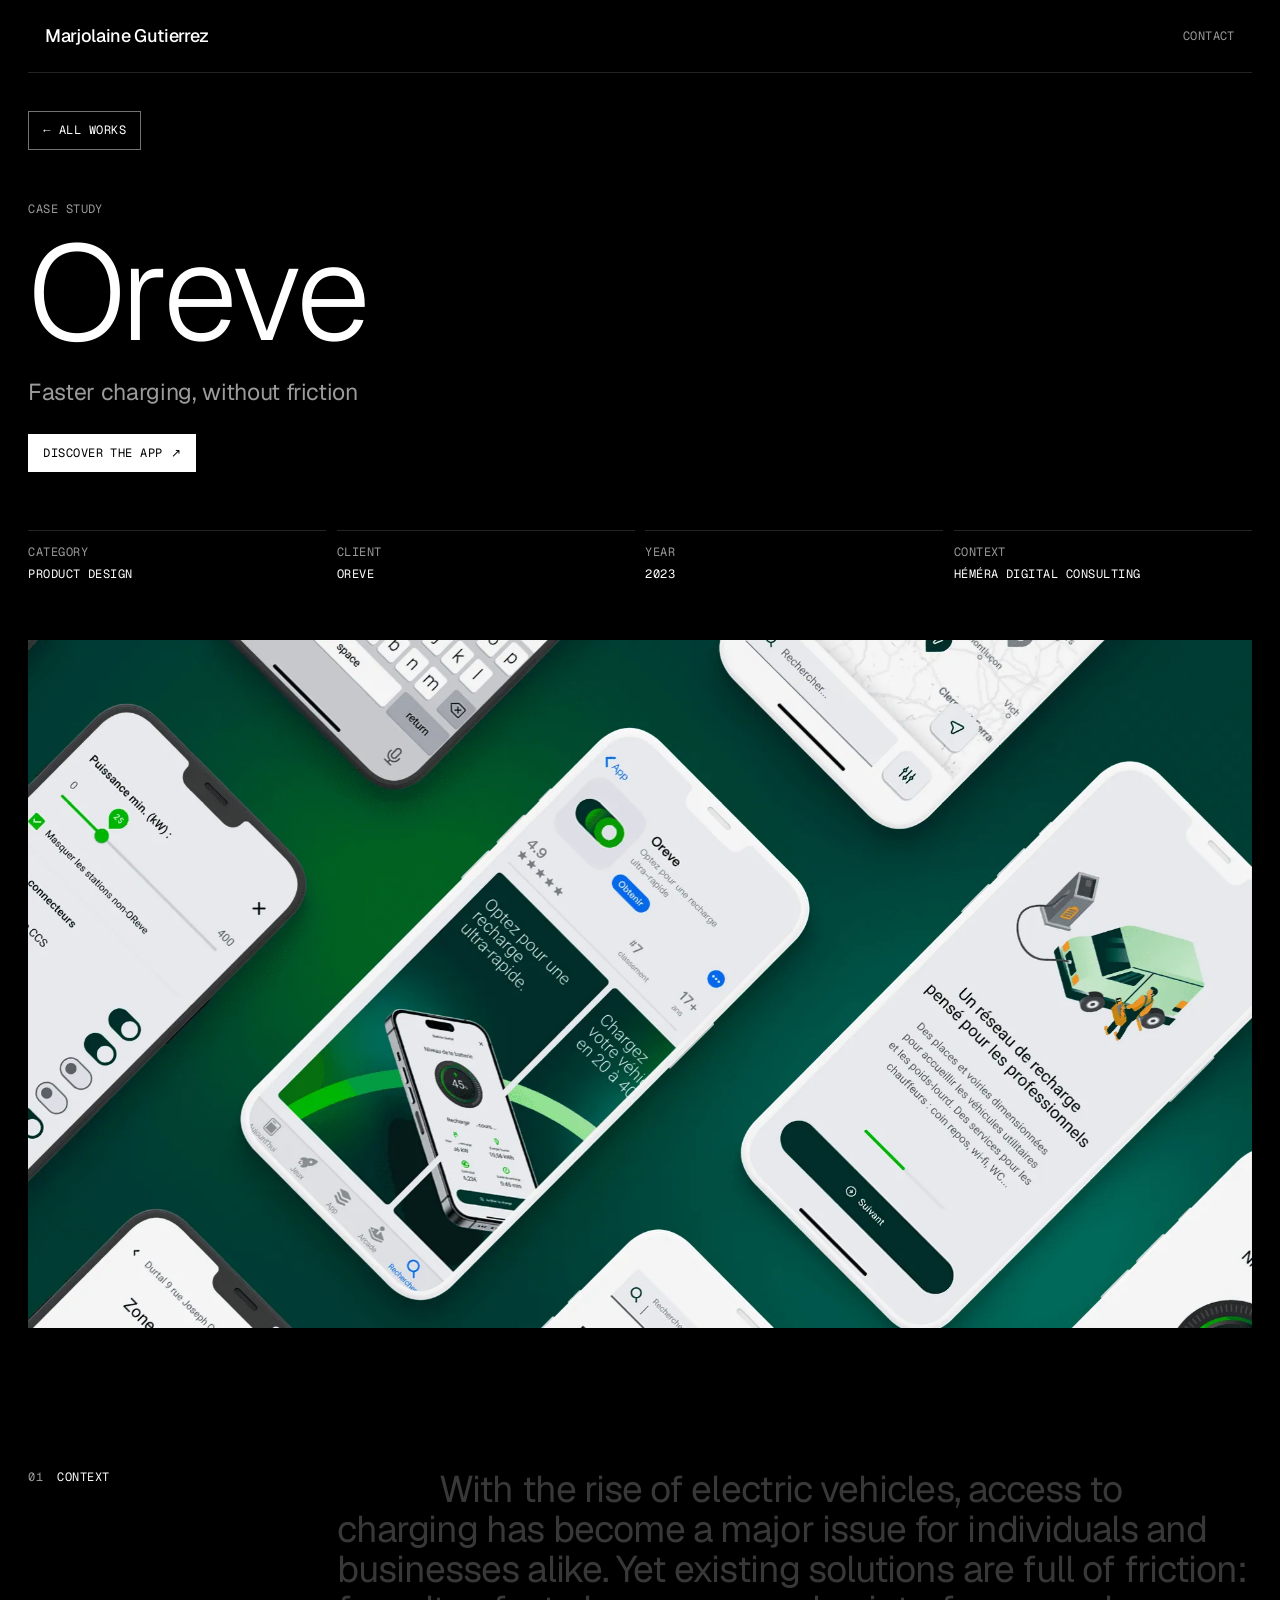
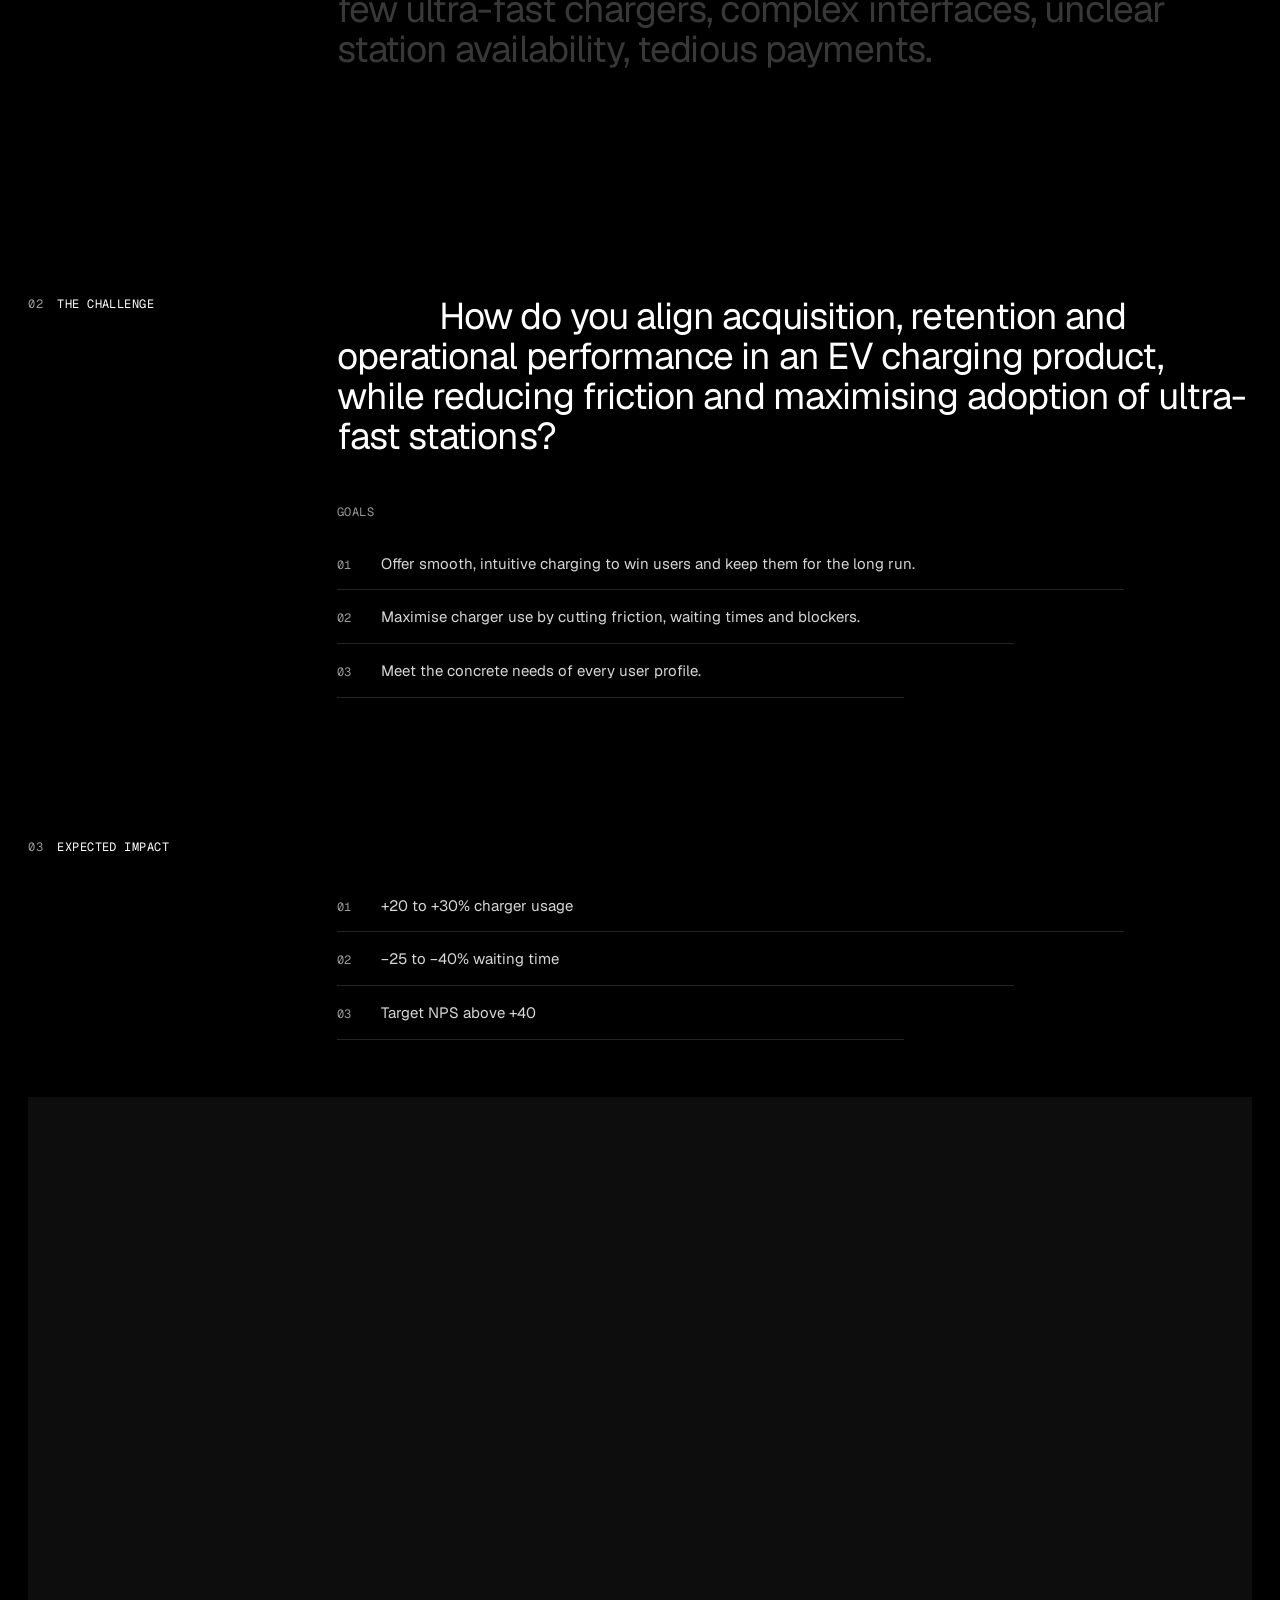
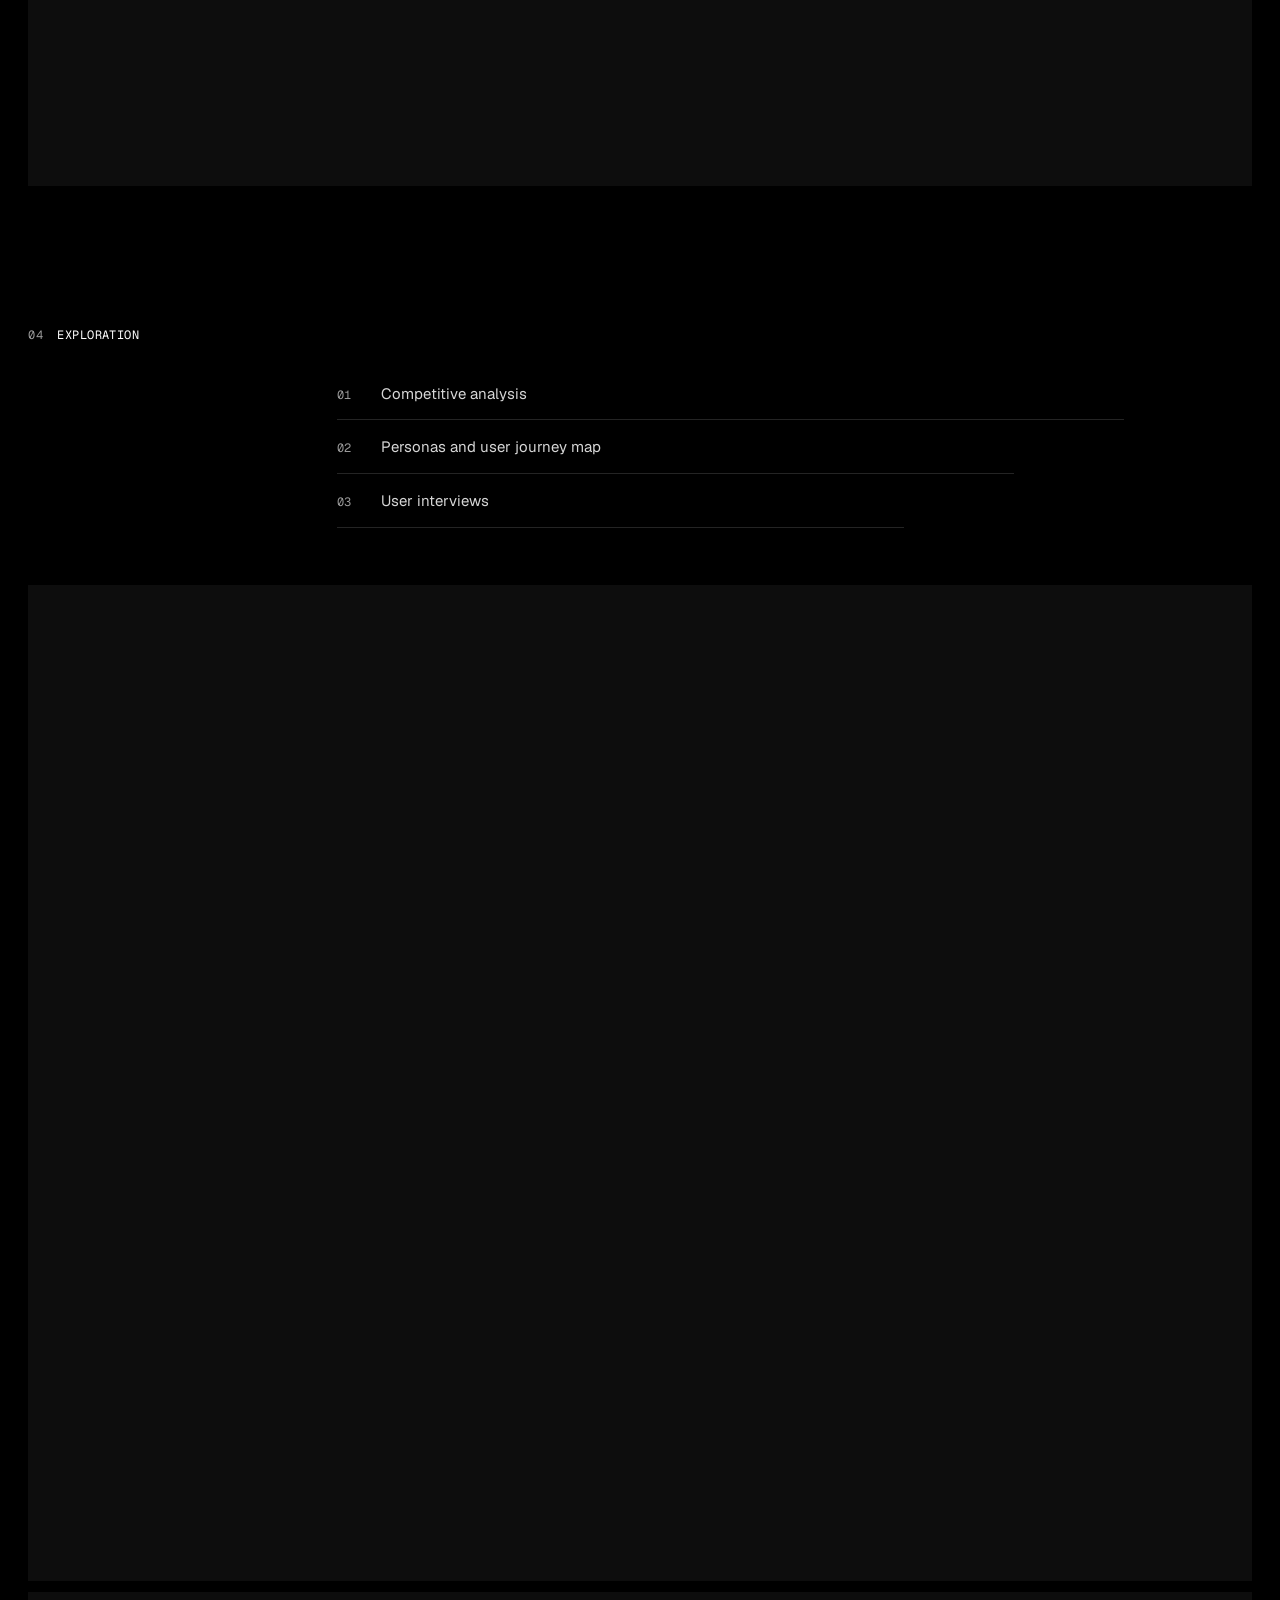
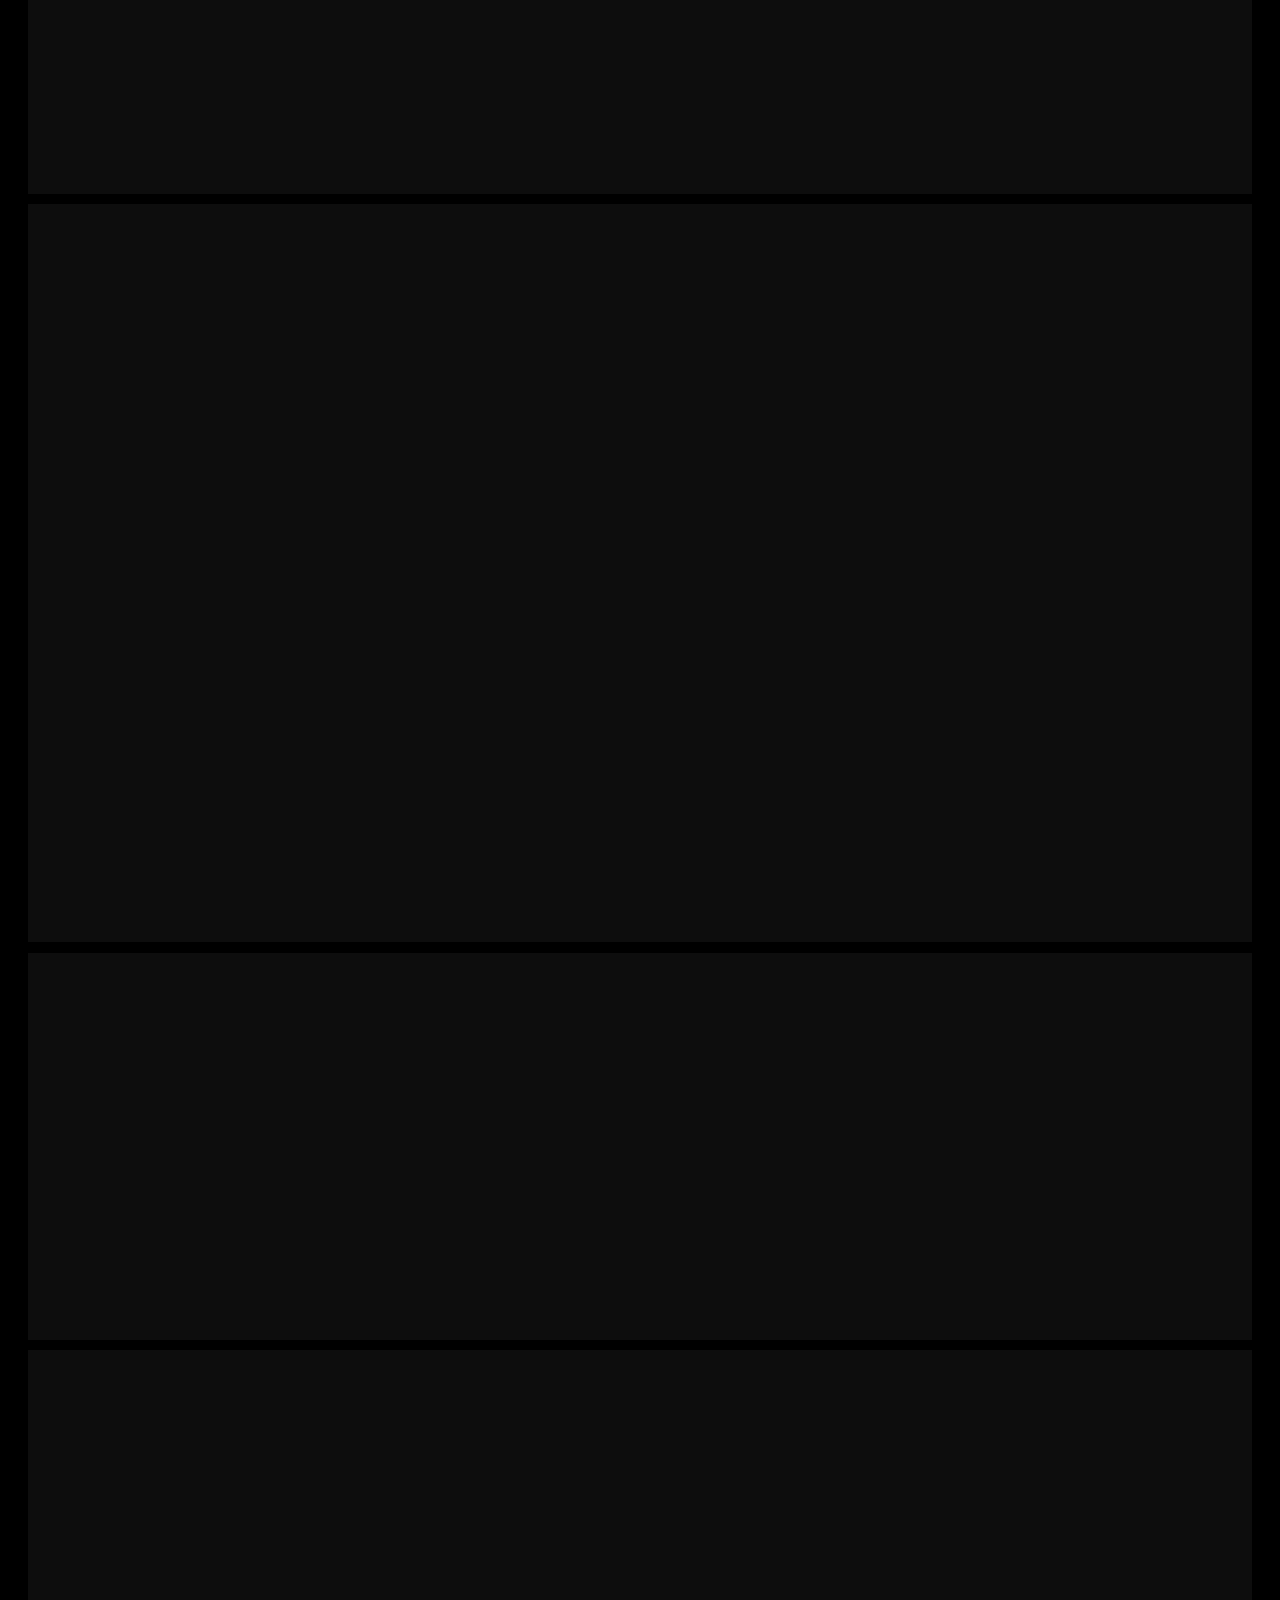
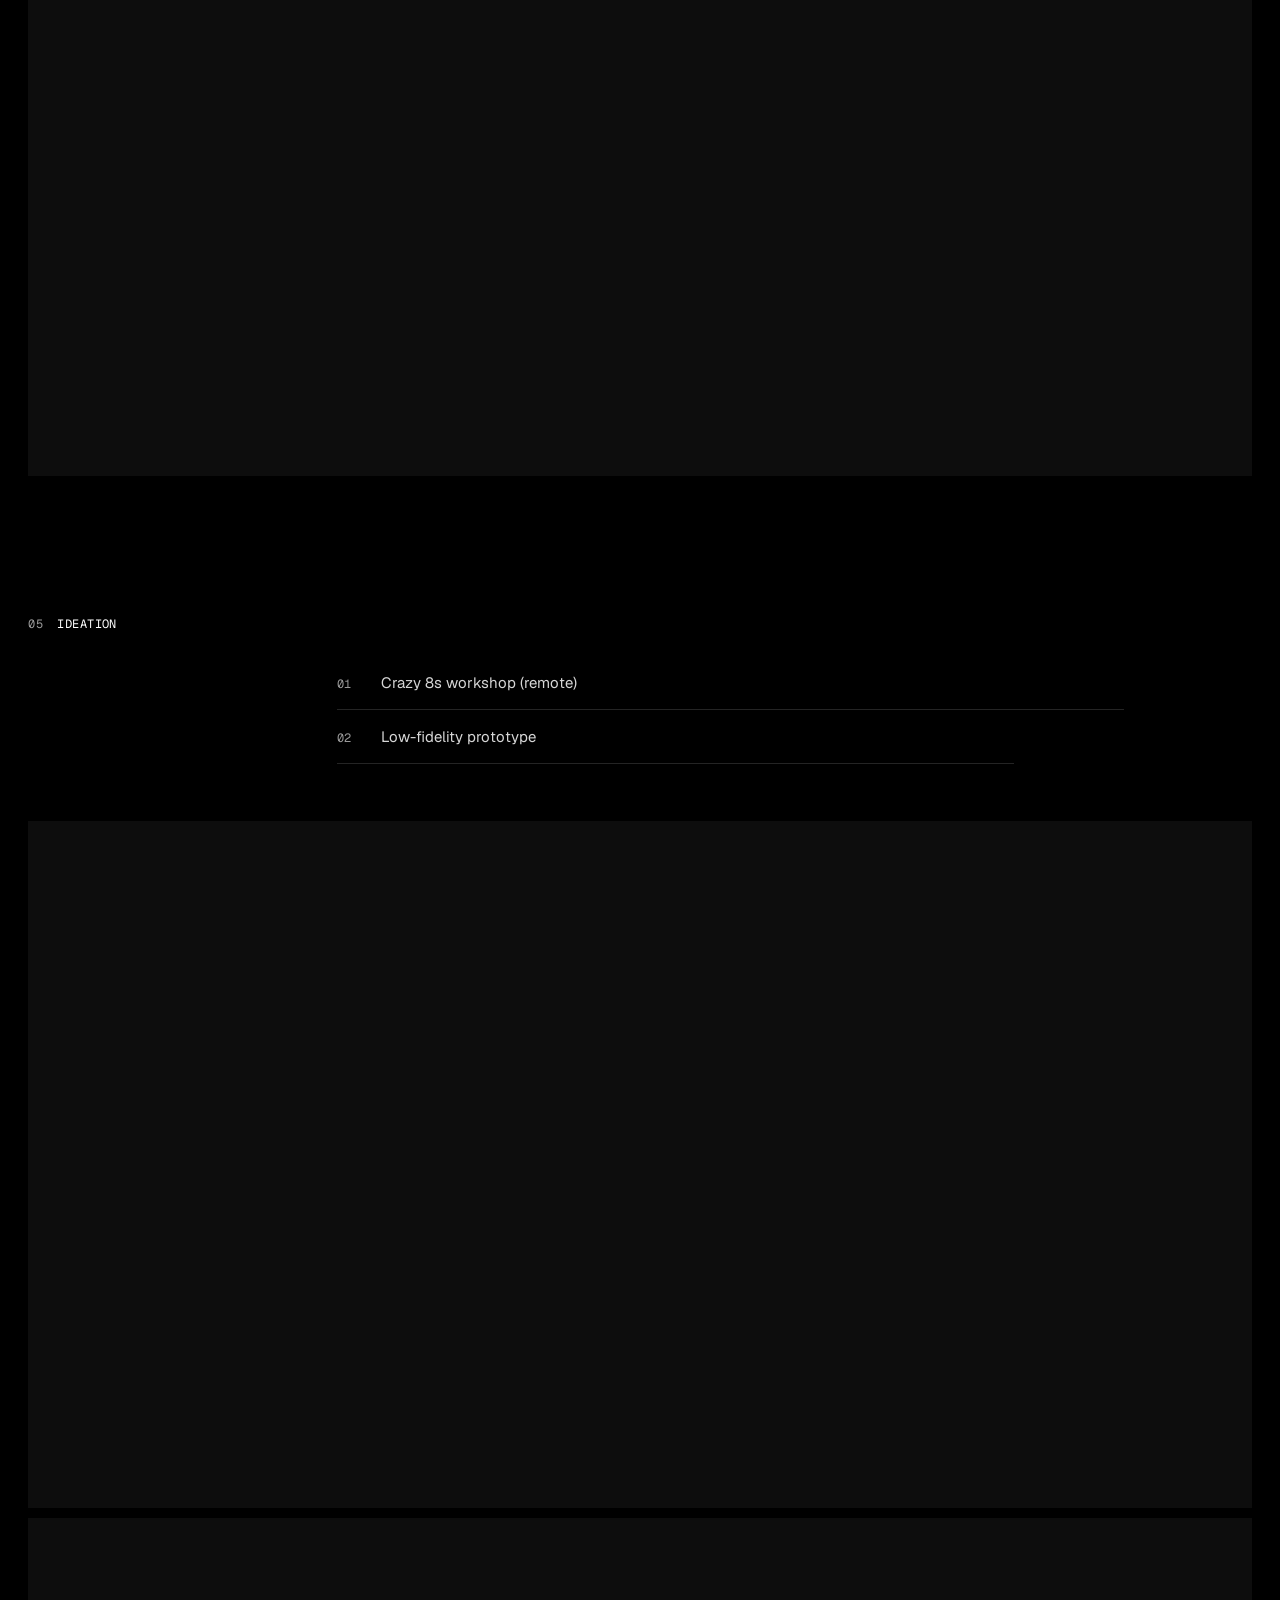
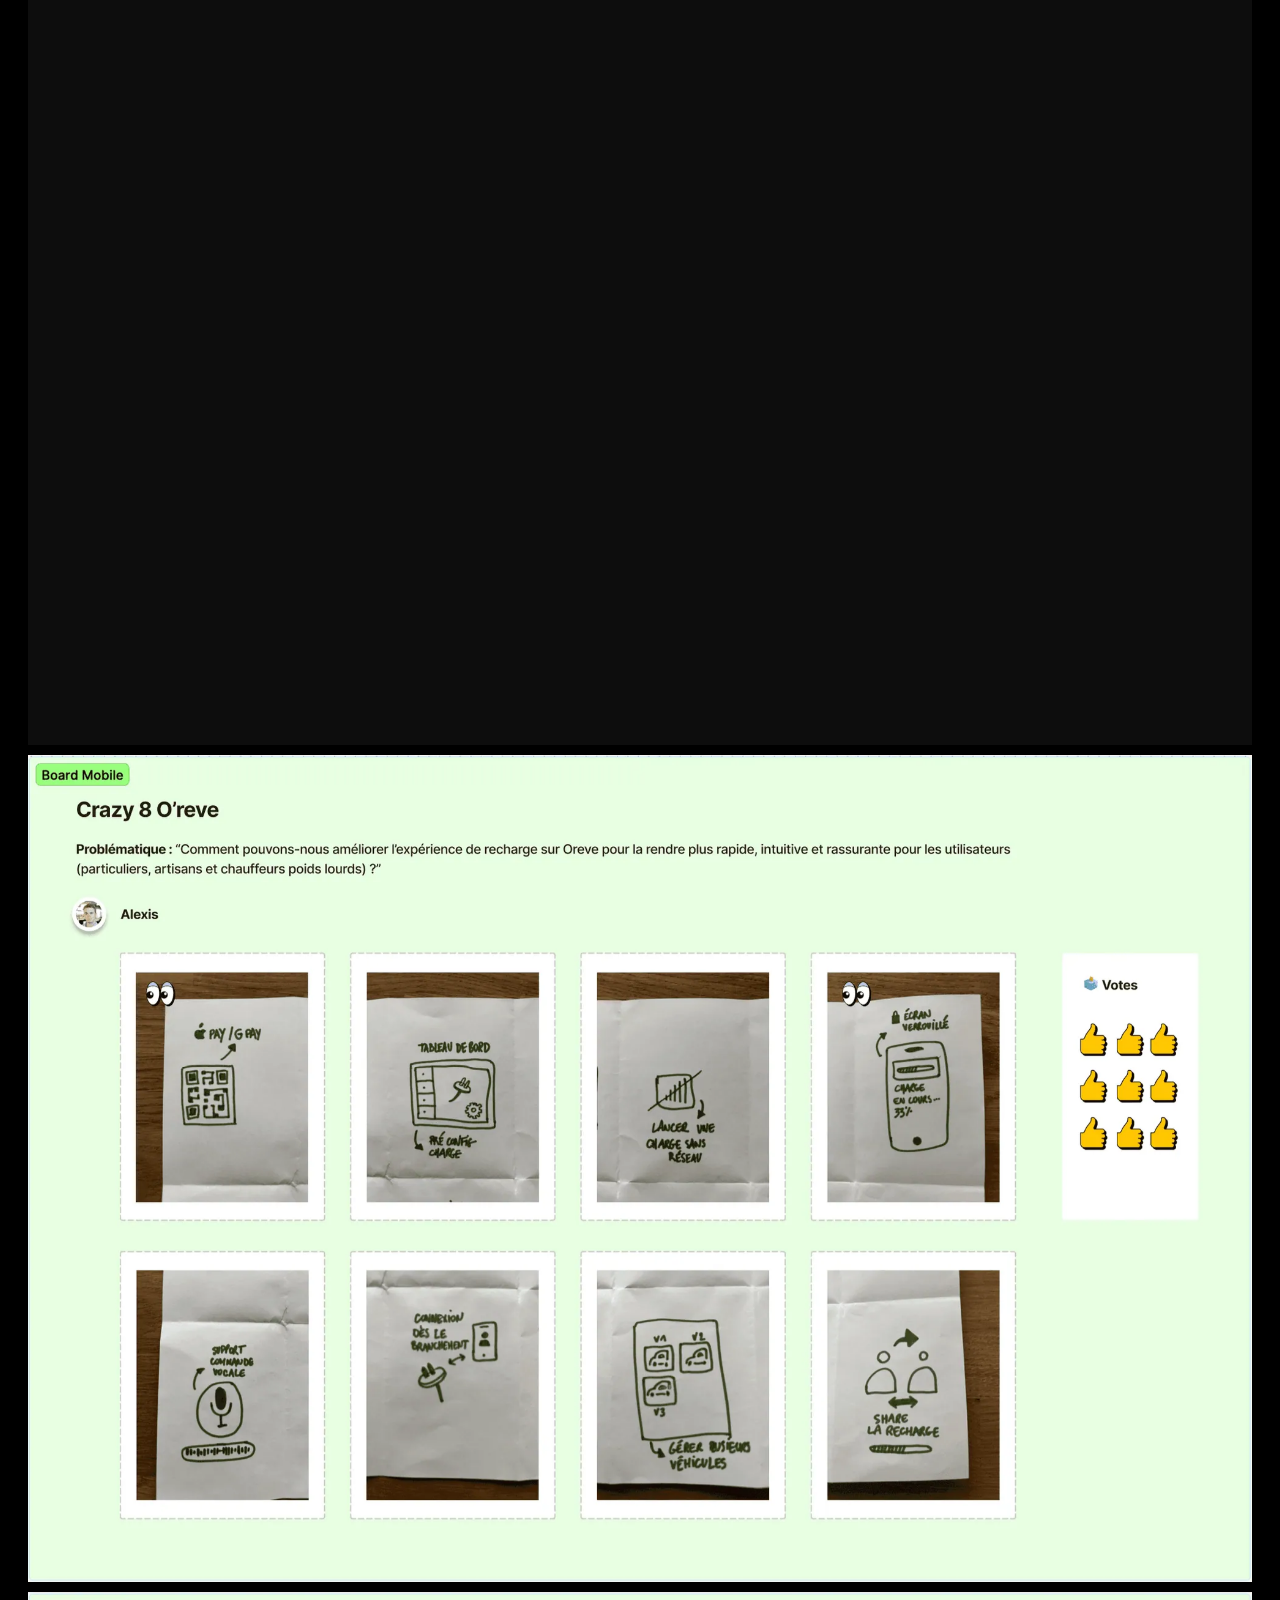
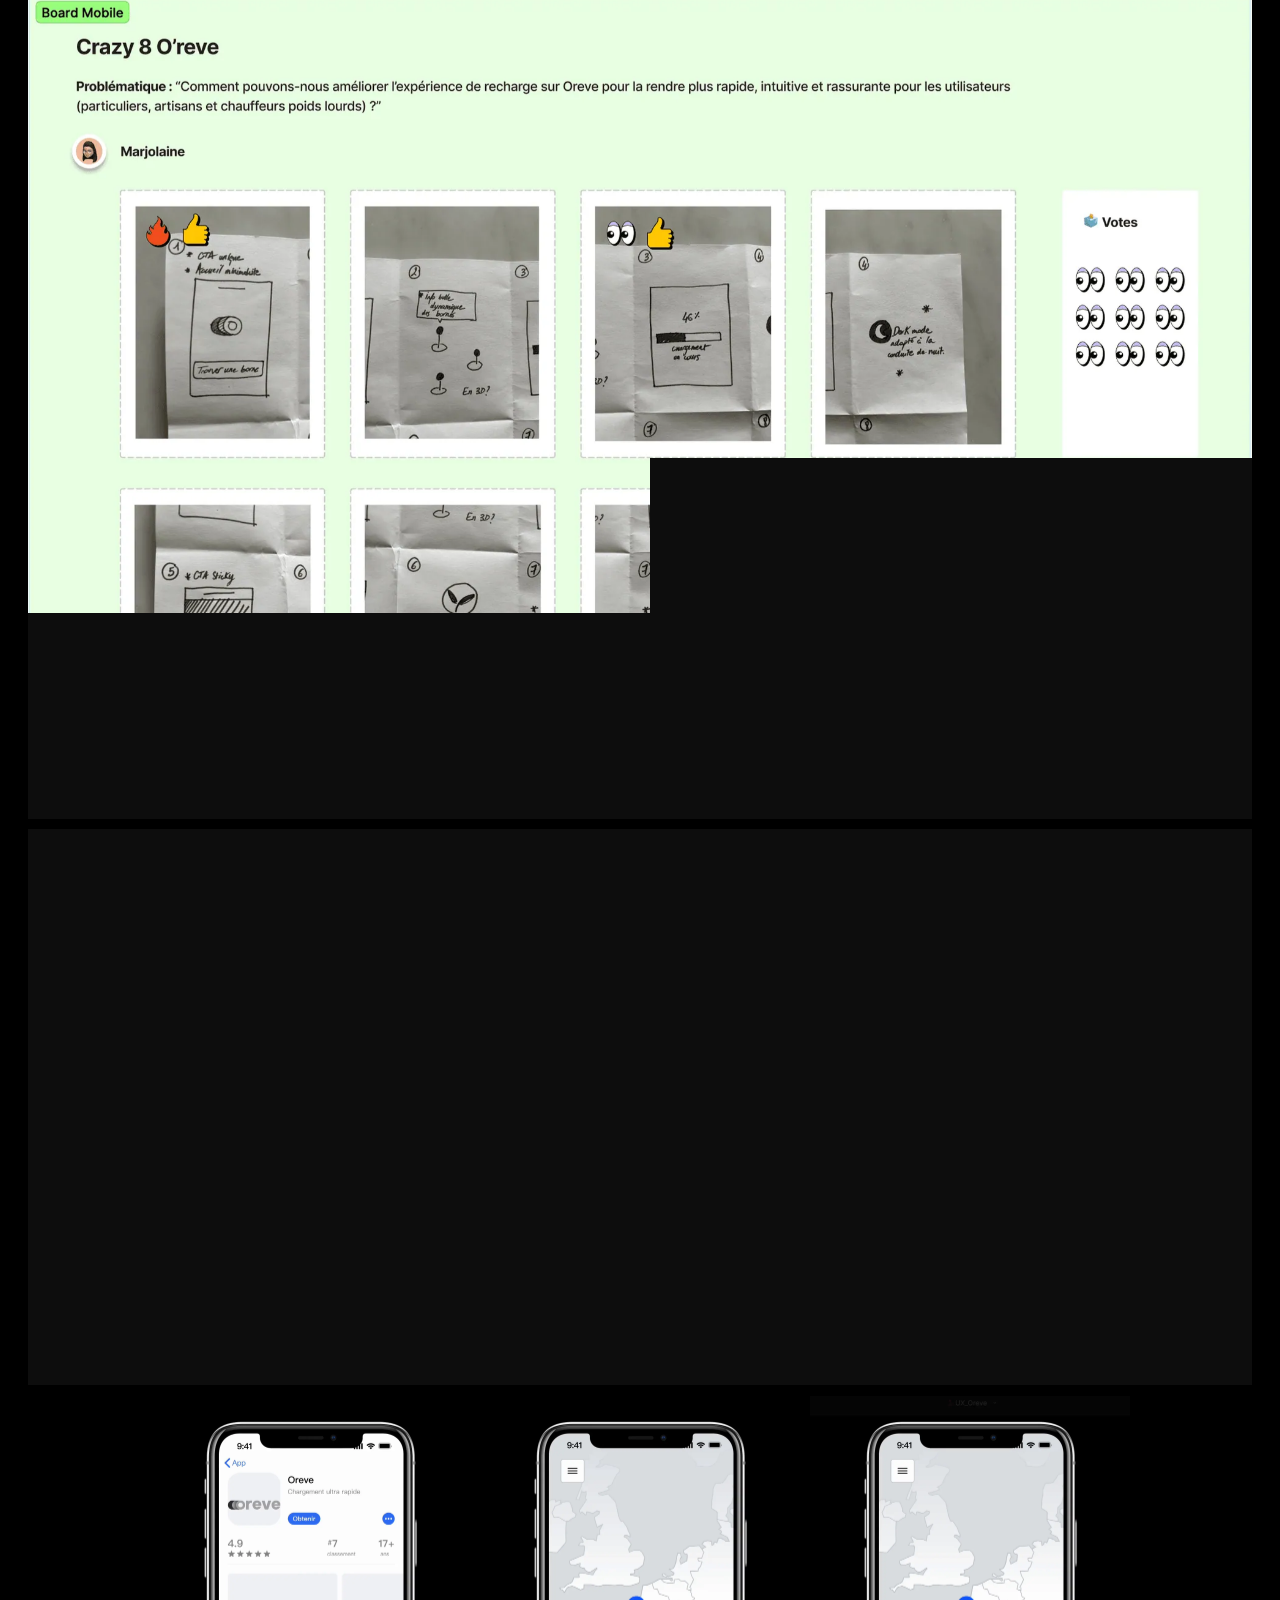
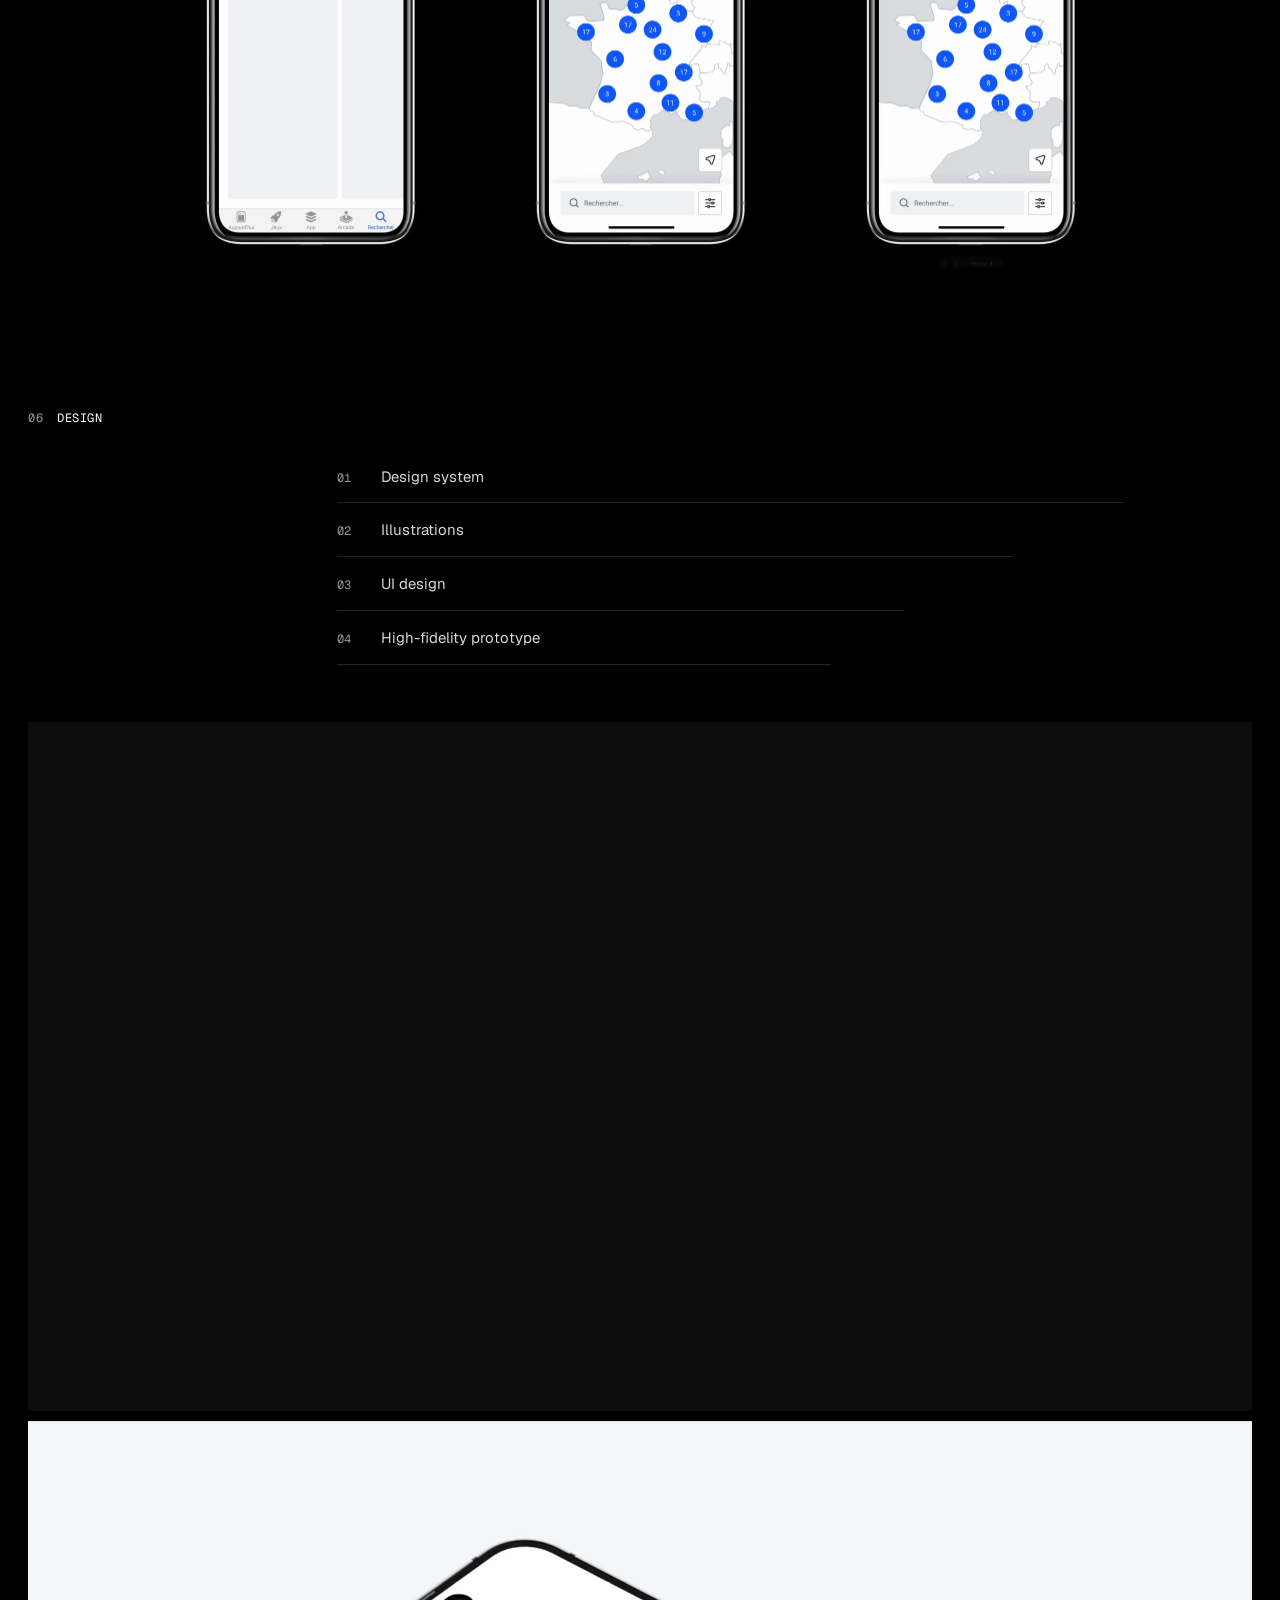
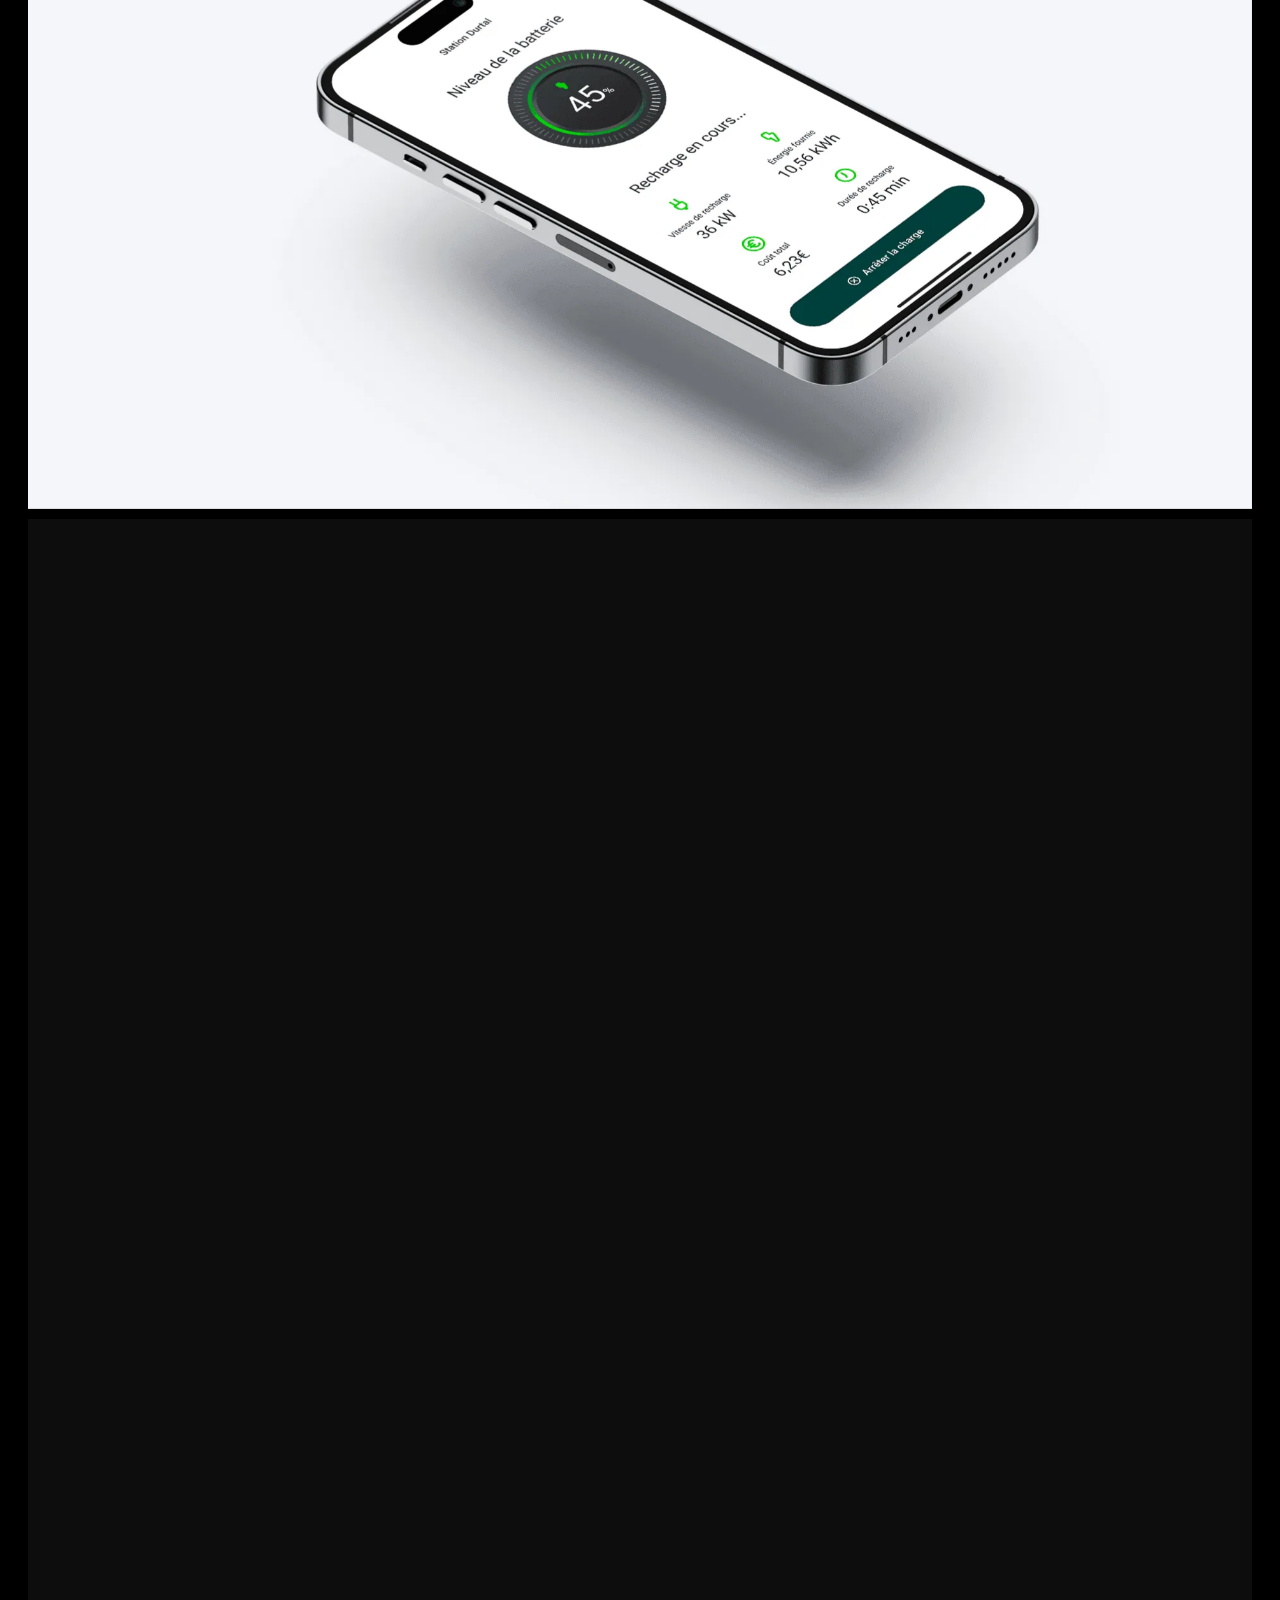
<file: oreve.html>
<!DOCTYPE html>
<html lang="en">
<head>
  <meta charset="utf-8">
  <meta name="viewport" content="width=device-width, initial-scale=1">
  <title>Oreve・Marjolaine Gutierrez</title>
  <meta name="description" content="Faster charging, without friction">
  <meta property="og:title" content="Oreve・Marjolaine Gutierrez">
  <meta property="og:description" content="Faster charging, without friction">
  <meta property="og:image" content="https://marjolainegutierrez.fr/assets/images/oreve.webp">
  <link rel="preload" href="assets/fonts/geist.woff2" as="font" type="font/woff2" crossorigin>
  <link rel="icon" href="data:image/svg+xml,%3Csvg xmlns=%22http://www.w3.org/2000/svg%22 viewBox=%220 0 100 100%22%3E%3Ctext y=%22.9em%22 font-size=%2290%22%3E%F0%9F%8C%9A%3C/text%3E%3C/svg%3E">
  <link rel="stylesheet" href="assets/style.css">
</head>
<body id="top" class="page-case">
  <div class="case-grid" aria-hidden="true"><span></span><span></span><span></span><span></span><span></span><span></span><span></span><span></span><span></span><span></span><span></span><span></span></div>

  <header class="site-header wrap">
    <div class="bar">
      <a href="index.html" class="logo gothic">Marjolaine Gutierrez</a>
      <nav class="nav" aria-label="Main navigation">
        <a href="index.html#contact"><span data-roll>Contact</span></a>
      </nav>
    </div>
    <hr class="rule">
  </header>

  <main>
    <section class="case-hero wrap">
      <a class="mono-btn" href="index.html#projets" data-reveal="fade"><span aria-hidden="true">←</span> All works</a>
      <p class="mono-label case-kicker" data-reveal="fade">Case study</p>
      <h1 class="case-title gothic" data-reveal="chars">Oreve</h1>
      <p class="case-sub" data-reveal="fade">Faster charging, without friction</p>
      <a class="mono-btn mono-btn--solid case-hero-link" href="https://play.google.com/store/apps/details?id=com.oreve.app&amp;hl=fr" target="_blank" rel="noopener" data-reveal="fade">Discover the app <span aria-hidden="true">↗</span></a>
      <div class="case-meta" data-reveal="rows"><div class="case-meta-item"><span class="mono-label">Category</span><span class="mono-value">Product Design</span></div><div class="case-meta-item"><span class="mono-label">Client</span><span class="mono-value">Oreve</span></div><div class="case-meta-item"><span class="mono-label">Year</span><span class="mono-value">2023</span></div><div class="case-meta-item"><span class="mono-label">Context</span><span class="mono-value">Héméra Digital Consulting</span></div></div>
    </section>
    <section class="case-cover wrap"><div class="pm-stack"><div class="pm-row pm-1"><figure class="pm" style="--ar:1920/1080"><div class="media" data-reveal="image"><img src="assets/projects/oreve/01.webp" alt="" width="1920" height="1080" loading="lazy" decoding="async"></div></figure></div></div></section>

    <section class="case-sec wrap">
      <div class="case-sec-head">
        <p class="mono-label case-sec-label"><span class="mono-num">01</span>Context</p>
        <div class="case-sec-text"><p class="case-lead" data-lead>With the rise of electric vehicles, access to charging has become a major issue for individuals and businesses alike. Yet existing solutions are full of friction: few ultra-fast chargers, complex interfaces, unclear station availability, tedious payments.</p><p class="case-body" data-reveal="fade">Oreve is building a network of ultra-high-power stations (up to 400 kW) in business parks, to guarantee accessibility, speed and reliability.</p></div>
      </div>
      
    </section>

    <section class="case-sec wrap">
      <div class="case-sec-head">
        <p class="mono-label case-sec-label"><span class="mono-num">02</span>The challenge</p>
        <div class="case-sec-text"><p class="case-lead" data-lead>How do you align acquisition, retention and operational performance in an EV charging product, while reducing friction and maximising adoption of ultra-fast stations?</p><p class="mono-label case-items-caption">Goals</p><ol class="case-points" data-reveal="rows"><li><span class="mono-num">01</span><span class="case-item-text">Offer smooth, intuitive charging to win users and keep them for the long run.</span></li><li><span class="mono-num">02</span><span class="case-item-text">Maximise charger use by cutting friction, waiting times and blockers.</span></li><li><span class="mono-num">03</span><span class="case-item-text">Meet the concrete needs of every user profile.</span></li></ol></div>
      </div>
      
    </section>

    <section class="case-sec wrap">
      <div class="case-sec-head">
        <p class="mono-label case-sec-label"><span class="mono-num">03</span>Expected impact</p>
        <div class="case-sec-text"><ol class="case-points" data-reveal="rows"><li><span class="mono-num">01</span><span class="case-item-text">+20 to +30% charger usage</span></li><li><span class="mono-num">02</span><span class="case-item-text">−25 to −40% waiting time</span></li><li><span class="mono-num">03</span><span class="case-item-text">Target NPS above +40</span></li></ol></div>
      </div>
      <div class="pm-stack"><div class="pm-row pm-1"><figure class="pm" style="--ar:1920/1080"><div class="media" data-reveal="image"><img src="assets/projects/oreve/02.webp" alt="" width="1920" height="1080" loading="lazy" decoding="async"></div></figure></div></div>
    </section>

    <section class="case-sec wrap">
      <div class="case-sec-head">
        <p class="mono-label case-sec-label"><span class="mono-num">04</span>Exploration</p>
        <div class="case-sec-text"><ol class="case-points" data-reveal="rows"><li><span class="mono-num">01</span><span class="case-item-text">Competitive analysis</span></li><li><span class="mono-num">02</span><span class="case-item-text">Personas and user journey map</span></li><li><span class="mono-num">03</span><span class="case-item-text">User interviews</span></li></ol></div>
      </div>
      <div class="pm-stack"><div class="pm-row pm-1"><figure class="pm" style="--ar:1924/1566"><div class="media" data-reveal="image"><img src="assets/projects/oreve/03.webp" alt="" width="1924" height="1566" loading="lazy" decoding="async"></div></figure></div><div class="pm-row pm-1"><figure class="pm" style="--ar:2000/970"><div class="media" data-reveal="image"><img src="assets/projects/oreve/04.webp" alt="" width="2000" height="970" loading="lazy" decoding="async"></div></figure></div><div class="pm-row pm-1"><figure class="pm" style="--ar:2000/971"><div class="media" data-reveal="image"><img src="assets/projects/oreve/05.webp" alt="" width="2000" height="971" loading="lazy" decoding="async"></div></figure></div><div class="pm-row pm-1"><figure class="pm" style="--ar:2000/971"><div class="media" data-reveal="image"><img src="assets/projects/oreve/06.webp" alt="" width="2000" height="971" loading="lazy" decoding="async"></div></figure></div><div class="pm-row pm-1"><figure class="pm" style="--ar:1440/869"><div class="media" data-reveal="image"><img src="assets/projects/oreve/07.webp" alt="" width="1440" height="869" loading="lazy" decoding="async"></div></figure></div><div class="pm-row pm-1"><figure class="pm" style="--ar:1464/463"><div class="media" data-reveal="image"><img src="assets/projects/oreve/08.webp" alt="" width="1464" height="463" loading="lazy" decoding="async"></div></figure></div><div class="pm-row pm-1"><figure class="pm" style="--ar:1440/854"><div class="media" data-reveal="image"><img src="assets/projects/oreve/09.webp" alt="" width="1440" height="854" loading="lazy" decoding="async"></div></figure></div></div>
    </section>

    <section class="case-sec wrap">
      <div class="case-sec-head">
        <p class="mono-label case-sec-label"><span class="mono-num">05</span>Ideation</p>
        <div class="case-sec-text"><ol class="case-points" data-reveal="rows"><li><span class="mono-num">01</span><span class="case-item-text">Crazy 8s workshop (remote)</span></li><li><span class="mono-num">02</span><span class="case-item-text">Low-fidelity prototype</span></li></ol></div>
      </div>
      <div class="pm-stack"><div class="pm-row pm-1"><figure class="pm" style="--ar:1440/808"><div class="media" data-reveal="image"><img src="assets/projects/oreve/10.webp" alt="" width="1440" height="808" loading="lazy" decoding="async"></div></figure></div><div class="pm-row pm-1"><figure class="pm" style="--ar:2000/1351"><div class="media" data-reveal="image"><img src="assets/projects/oreve/11.webp" alt="" width="2000" height="1351" loading="lazy" decoding="async"></div></figure></div><div class="pm-row pm-1"><figure class="pm" style="--ar:2000/1351"><div class="media" data-reveal="image"><img src="assets/projects/oreve/12.webp" alt="" width="2000" height="1351" loading="lazy" decoding="async"></div></figure></div><div class="pm-row pm-1"><figure class="pm" style="--ar:2000/1351"><div class="media" data-reveal="image"><img src="assets/projects/oreve/13.webp" alt="" width="2000" height="1351" loading="lazy" decoding="async"></div></figure></div><div class="pm-row pm-1"><figure class="pm" style="--ar:1440/655"><div class="media" data-reveal="image"><img src="assets/projects/oreve/14.webp" alt="" width="1440" height="655" loading="lazy" decoding="async"></div></figure></div><div class="pm-row pm-3 pm-phones"><figure class="pm" style="--ar:1280/1894"><div class="media" data-reveal="image"><video muted loop playsinline preload="none" poster="assets/projects/oreve/15.webp" data-src="assets/projects/oreve/15.mp4" width="1280" height="1894"></video></div></figure><figure class="pm" style="--ar:1280/1894"><div class="media" data-reveal="image"><video muted loop playsinline preload="none" poster="assets/projects/oreve/16.webp" data-src="assets/projects/oreve/16.mp4" width="1280" height="1894"></video></div></figure><figure class="pm" style="--ar:1280/1894"><div class="media" data-reveal="image"><video muted loop playsinline preload="none" poster="assets/projects/oreve/17.webp" data-src="assets/projects/oreve/17.mp4" width="1280" height="1894"></video></div></figure></div></div>
    </section>

    <section class="case-sec wrap">
      <div class="case-sec-head">
        <p class="mono-label case-sec-label"><span class="mono-num">06</span>Design</p>
        <div class="case-sec-text"><ol class="case-points" data-reveal="rows"><li><span class="mono-num">01</span><span class="case-item-text">Design system</span></li><li><span class="mono-num">02</span><span class="case-item-text">Illustrations</span></li><li><span class="mono-num">03</span><span class="case-item-text">UI design</span></li><li><span class="mono-num">04</span><span class="case-item-text">High-fidelity prototype</span></li></ol></div>
      </div>
      <div class="pm-stack"><div class="pm-row pm-1"><figure class="pm" style="--ar:1920/1080"><div class="media" data-reveal="image"><img src="assets/projects/oreve/18.webp" alt="" width="1920" height="1080" loading="lazy" decoding="async"></div></figure></div><div class="pm-row pm-1"><figure class="pm" style="--ar:1920/1080"><div class="media" data-reveal="image"><img src="assets/projects/oreve/19.webp" alt="" width="1920" height="1080" loading="lazy" decoding="async"></div></figure></div><div class="pm-row pm-1"><figure class="pm" style="--ar:1066/2048"><div class="media" data-reveal="image"><img src="assets/projects/oreve/20.webp" alt="" width="1066" height="2048" loading="lazy" decoding="async"></div></figure></div><div class="pm-row pm-1"><figure class="pm" style="--ar:1920/1080"><div class="media" data-reveal="image"><img src="assets/projects/oreve/21.webp" alt="" width="1920" height="1080" loading="lazy" decoding="async"></div></figure></div><div class="pm-row pm-1"><figure class="pm" style="--ar:1920/1080"><div class="media" data-reveal="image"><img src="assets/projects/oreve/22.webp" alt="" width="1920" height="1080" loading="lazy" decoding="async"></div></figure></div><div class="pm-row pm-1"><figure class="pm" style="--ar:1920/1080"><div class="media" data-reveal="image"><img src="assets/projects/oreve/23.webp" alt="" width="1920" height="1080" loading="lazy" decoding="async"></div></figure></div><div class="pm-row pm-1"><figure class="pm" style="--ar:1920/1080"><div class="media" data-reveal="image"><img src="assets/projects/oreve/24.webp" alt="" width="1920" height="1080" loading="lazy" decoding="async"></div></figure></div><div class="pm-row pm-1"><figure class="pm" style="--ar:1920/1080"><div class="media" data-reveal="image"><img src="assets/projects/oreve/25.webp" alt="" width="1920" height="1080" loading="lazy" decoding="async"></div></figure></div><div class="pm-row pm-1"><figure class="pm" style="--ar:1920/1080"><div class="media" data-reveal="image"><img src="assets/projects/oreve/26.webp" alt="" width="1920" height="1080" loading="lazy" decoding="async"></div></figure></div><div class="pm-row pm-1"><figure class="pm" style="--ar:1920/1080"><div class="media" data-reveal="image"><img src="assets/projects/oreve/27.webp" alt="" width="1920" height="1080" loading="lazy" decoding="async"></div></figure></div><div class="pm-row pm-1"><figure class="pm" style="--ar:1920/1080"><div class="media" data-reveal="image"><img src="assets/projects/oreve/28.webp" alt="" width="1920" height="1080" loading="lazy" decoding="async"></div></figure></div><div class="pm-row pm-1"><figure class="pm" style="--ar:1920/1080"><div class="media" data-reveal="image"><img src="assets/projects/oreve/29.webp" alt="" width="1920" height="1080" loading="lazy" decoding="async"></div></figure></div><div class="pm-row pm-1"><figure class="pm" style="--ar:1440/1121"><div class="media" data-reveal="image"><img src="assets/projects/oreve/30.webp" alt="" width="1440" height="1121" loading="lazy" decoding="async"></div></figure></div><div class="pm-row pm-1"><figure class="pm" style="--ar:1440/1474"><div class="media" data-reveal="image"><img src="assets/projects/oreve/31.webp" alt="" width="1440" height="1474" loading="lazy" decoding="async"></div></figure></div><div class="pm-row pm-1"><figure class="pm" style="--ar:1440/650"><div class="media" data-reveal="image"><img src="assets/projects/oreve/32.webp" alt="" width="1440" height="650" loading="lazy" decoding="async"></div></figure></div><div class="pm-row pm-1"><figure class="pm" style="--ar:1920/1080"><div class="media" data-reveal="image"><img src="assets/projects/oreve/33.webp" alt="" width="1920" height="1080" loading="lazy" decoding="async"></div></figure></div><div class="pm-row pm-1"><figure class="pm" style="--ar:1920/1950"><div class="media" data-reveal="image"><img src="assets/projects/oreve/34.webp" alt="" width="1920" height="1950" loading="lazy" decoding="async"></div></figure></div></div>
    </section>

    <section class="case-sec wrap">
      <div class="case-sec-head">
        <p class="mono-label case-sec-label"><span class="mono-num">07</span>Fleet manager platform</p>
        <div class="case-sec-text"><p class="case-lead" data-lead>A tool for company fleet managers to run their entire vehicle fleets equipped with Oreve RFID cards.</p></div>
      </div>
      <div class="pm-stack"><div class="pm-row pm-1"><figure class="pm" style="--ar:1920/1080"><div class="media" data-reveal="image"><img src="assets/projects/oreve/35.webp" alt="" width="1920" height="1080" loading="lazy" decoding="async"></div></figure></div><div class="pm-row pm-1"><figure class="pm" style="--ar:1920/1080"><div class="media" data-reveal="image"><img src="assets/projects/oreve/36.webp" alt="" width="1920" height="1080" loading="lazy" decoding="async"></div></figure></div><div class="pm-row pm-1"><figure class="pm" style="--ar:1920/1080"><div class="media" data-reveal="image"><img src="assets/projects/oreve/37.webp" alt="" width="1920" height="1080" loading="lazy" decoding="async"></div></figure></div><div class="pm-row pm-1"><figure class="pm" style="--ar:1920/1080"><div class="media" data-reveal="image"><img src="assets/projects/oreve/38.webp" alt="" width="1920" height="1080" loading="lazy" decoding="async"></div></figure></div><div class="pm-row pm-1"><figure class="pm" style="--ar:1920/1080"><div class="media" data-reveal="image"><img src="assets/projects/oreve/39.webp" alt="" width="1920" height="1080" loading="lazy" decoding="async"></div></figure></div><div class="pm-row pm-1"><figure class="pm" style="--ar:1920/1080"><div class="media" data-reveal="image"><img src="assets/projects/oreve/40.webp" alt="" width="1920" height="1080" loading="lazy" decoding="async"></div></figure></div></div>
    </section>

    <section class="case-next">
      <a class="case-next-link wrap" href="renault.html">
        <span class="mono-label">Next project</span>
        <span class="case-next-row">
          <span class="case-next-name gothic">Renault</span>
          <span class="case-next-arrow" aria-hidden="true">→</span>
        </span>
        <span class="case-next-preview media" aria-hidden="true">
          <video muted loop playsinline preload="none" poster="assets/images/renault.webp" data-src="assets/videos/renault.mp4"></video>
        </span>
      </a>
    </section>
  </main>

  <footer class="wrap">
    <div class="back-top-row" data-reveal="fade">
      <button class="pill" type="button" data-top><span data-roll>Back to top</span></button>
    </div>
    <hr class="rule">
    <a class="footer-big" href="https://www.linkedin.com/in/marjolaine-gutierrez-75636482/" target="_blank" rel="noopener">
      <span class="fit gothic" data-reveal="chars">Linkedin</span>
    </a>
  </footer>

  <script src="assets/lenis.min.js"></script>
  <script src="assets/main.js"></script>
</body>
</html>
</file>
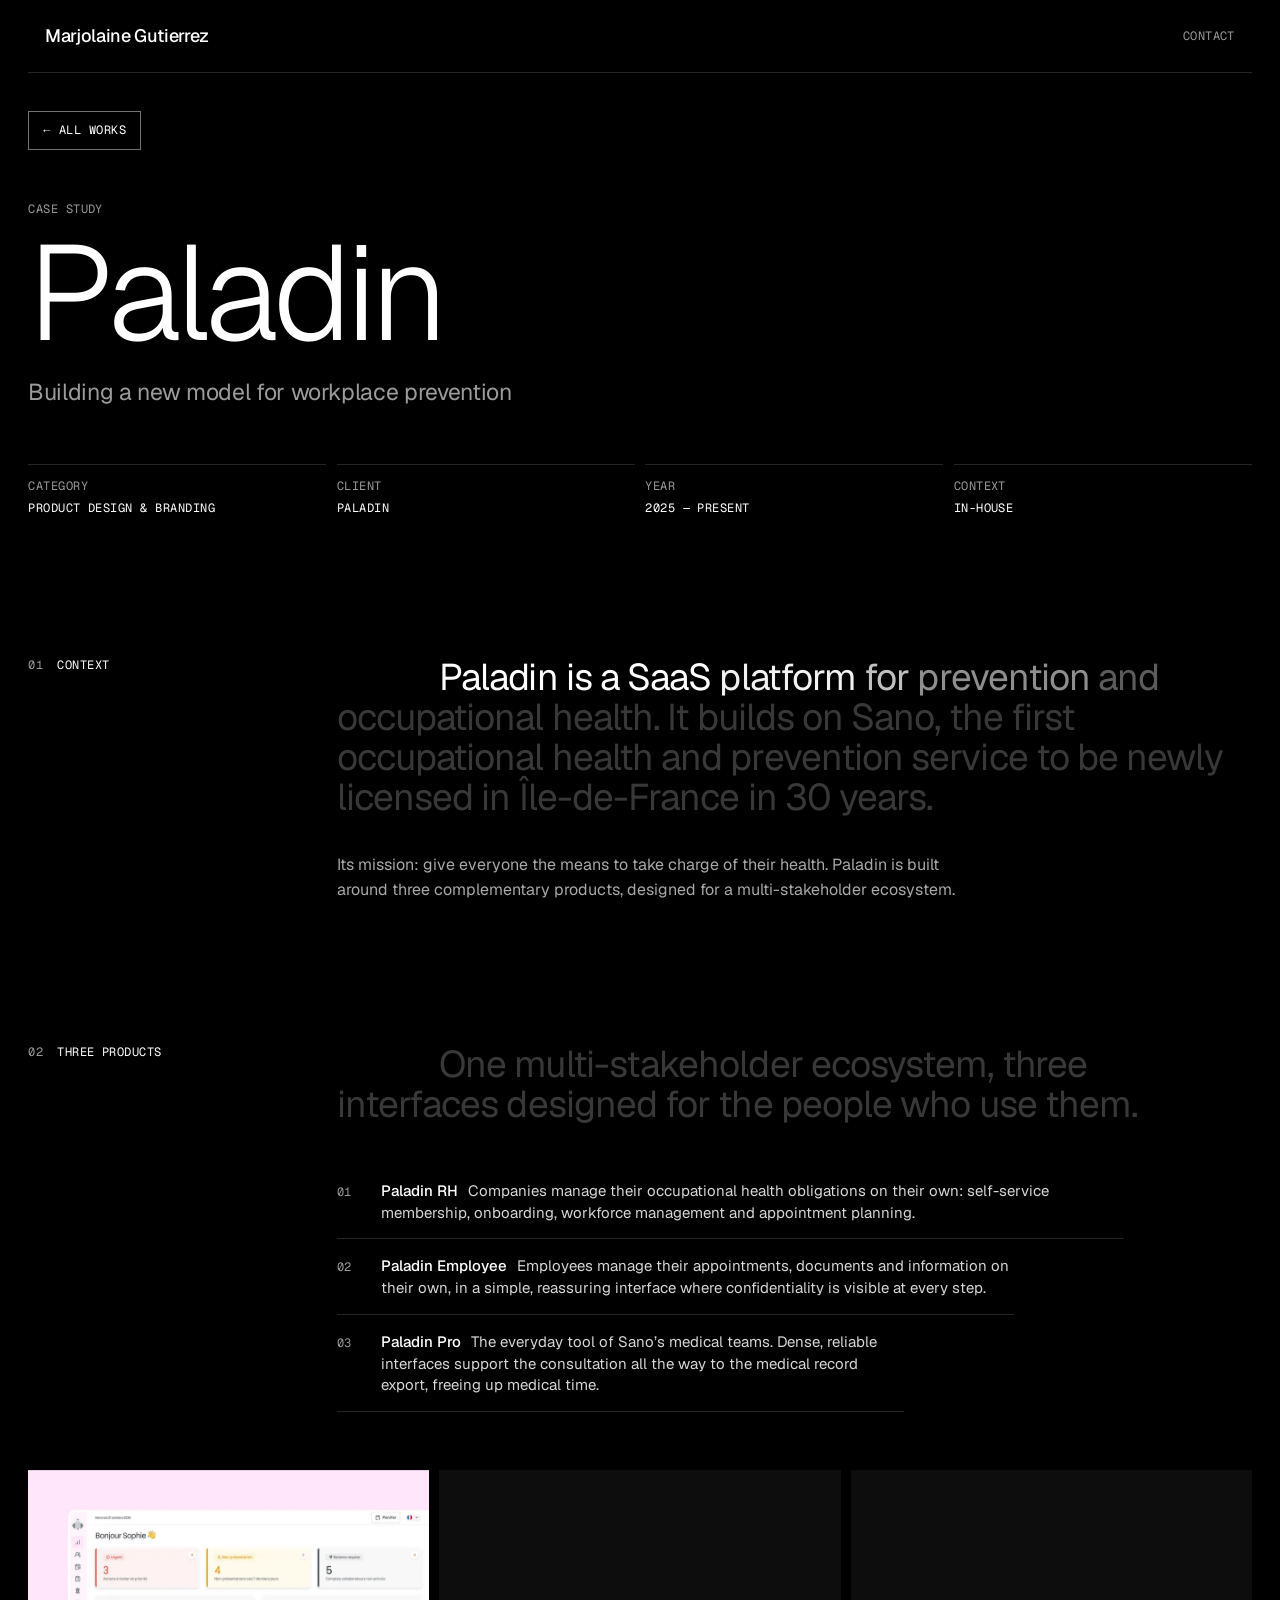
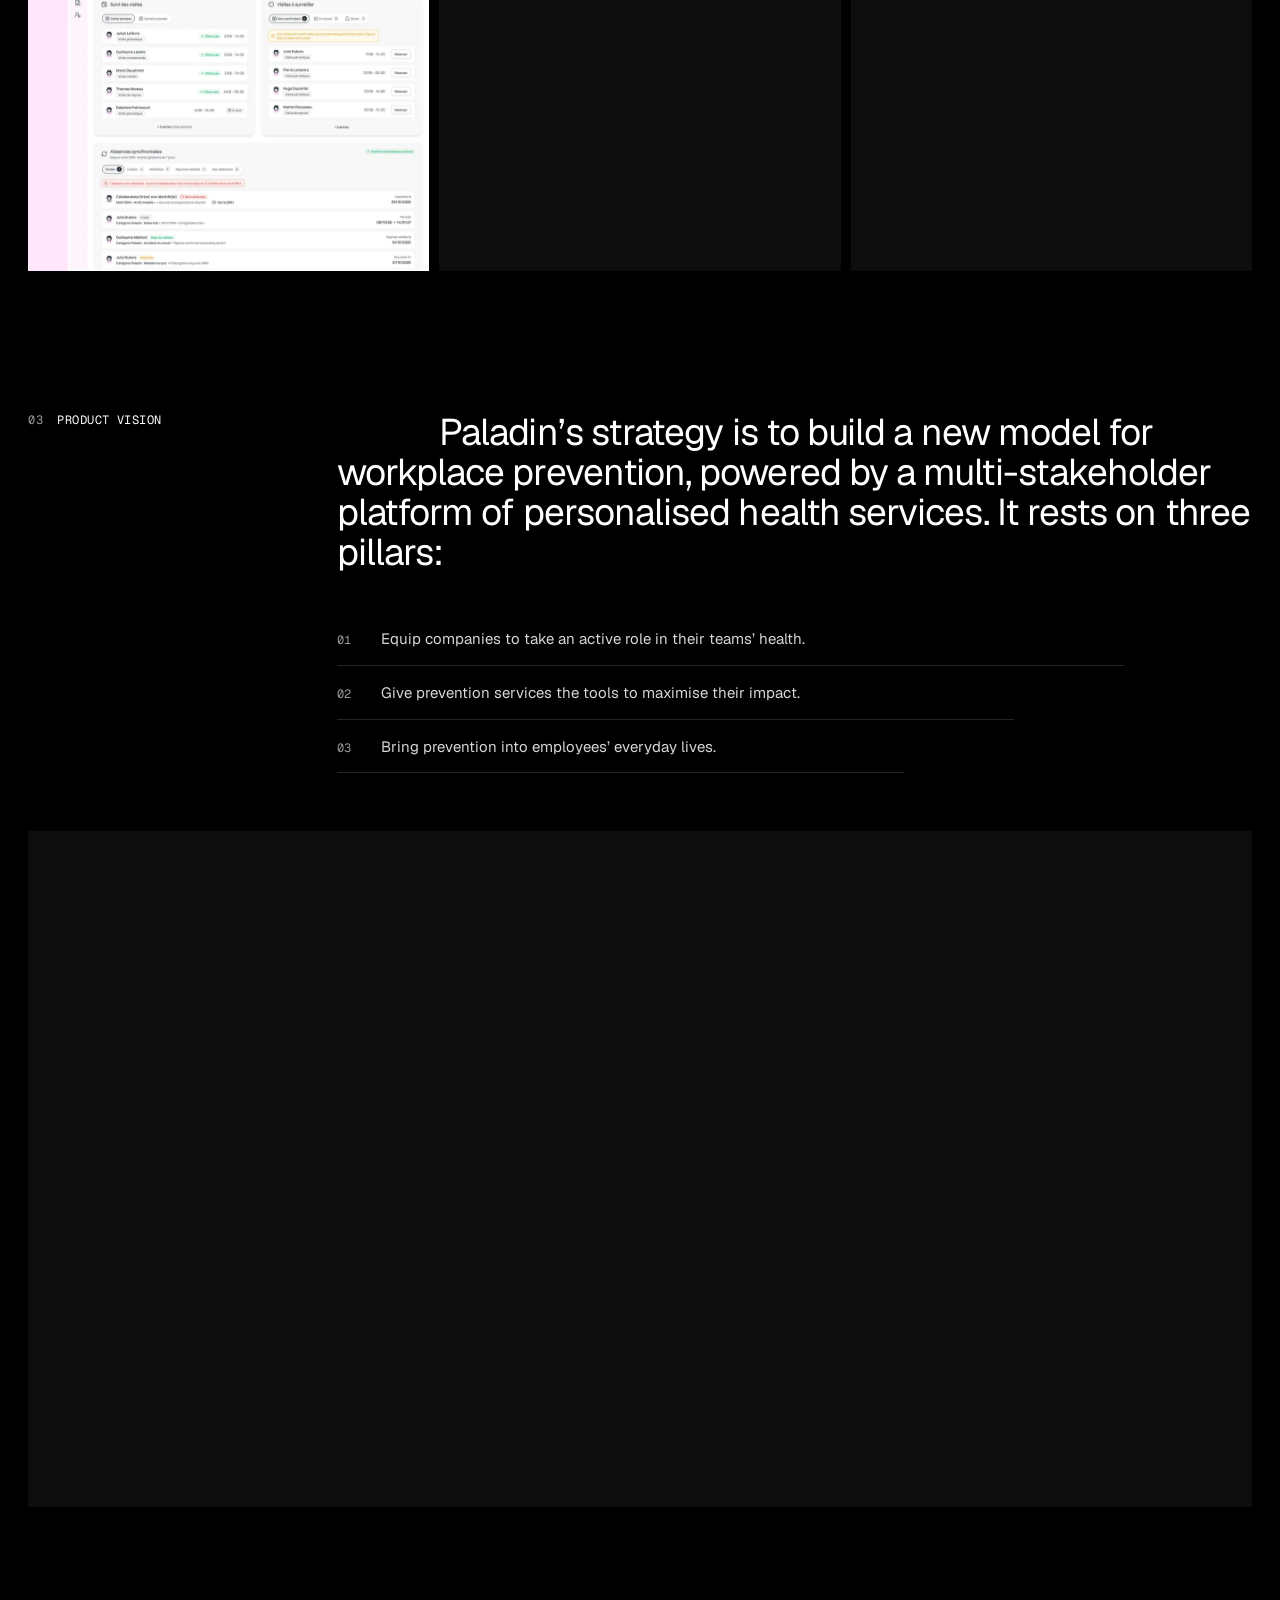
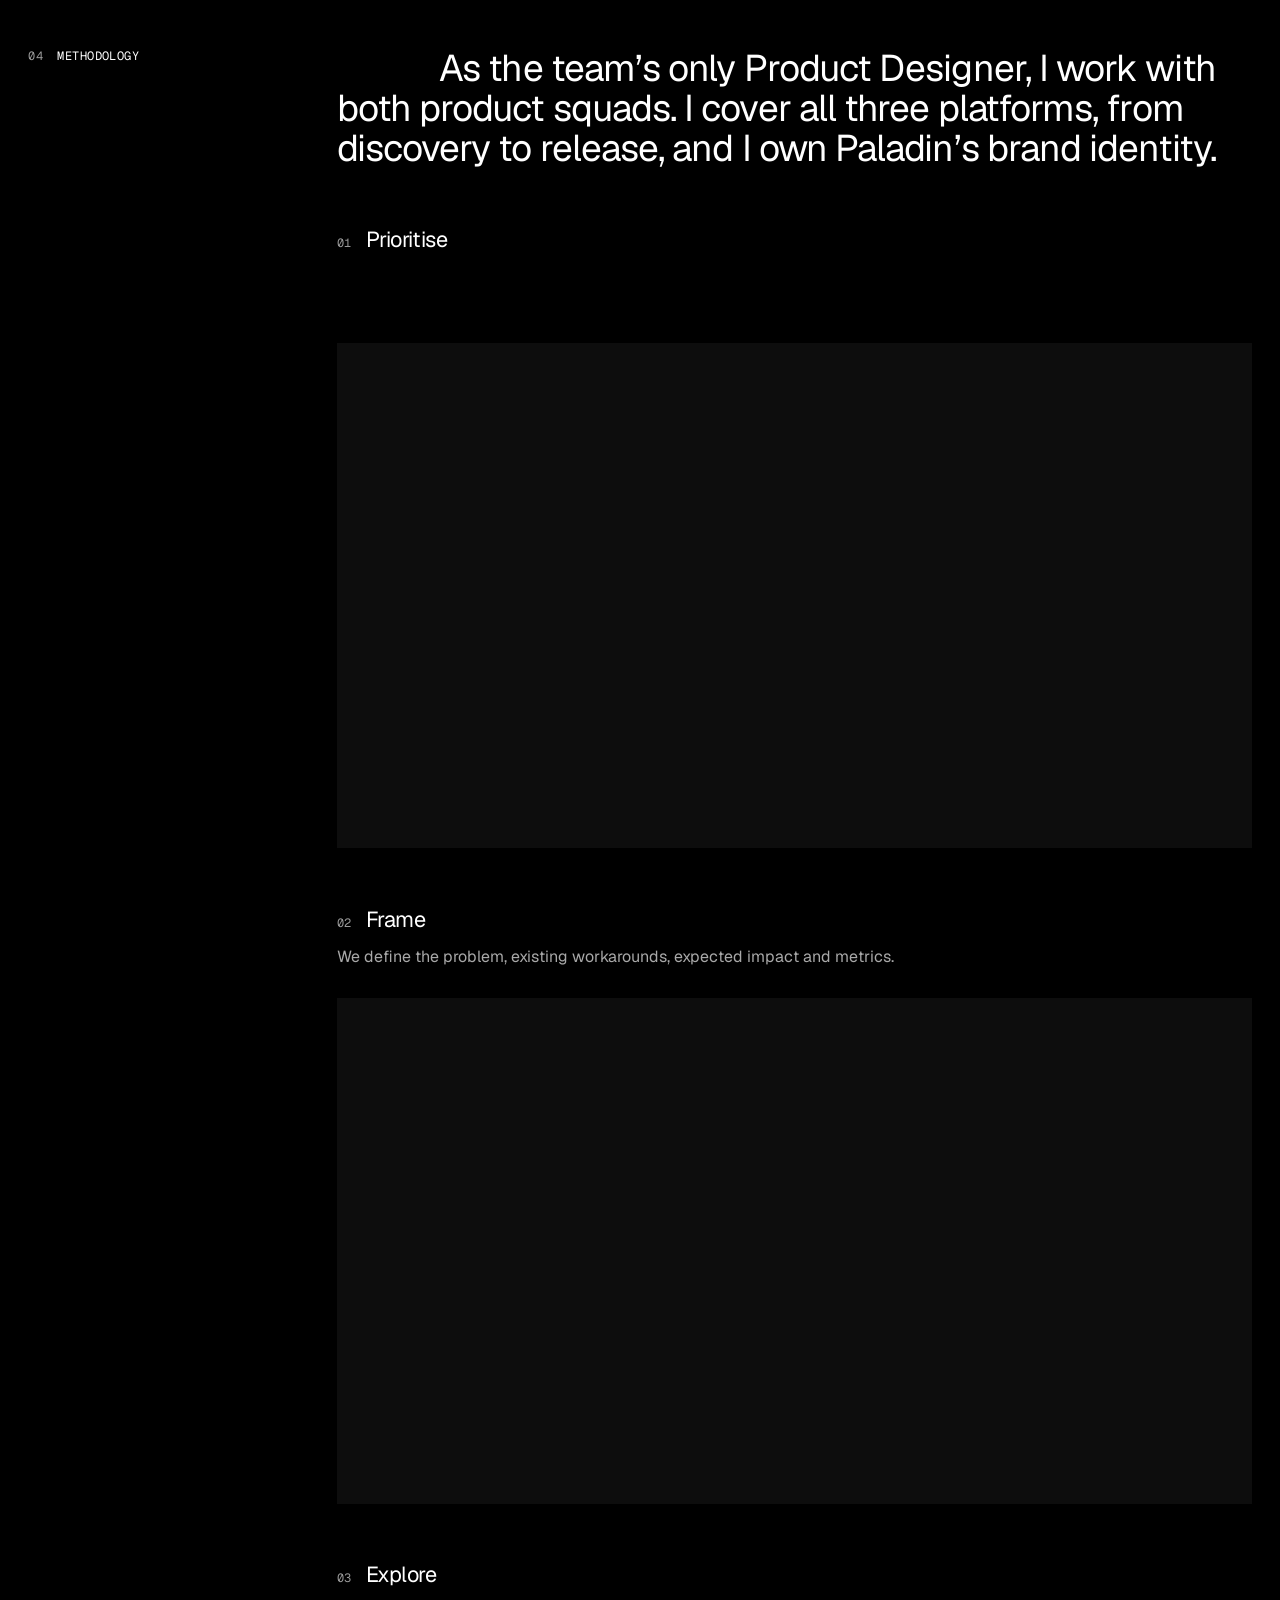
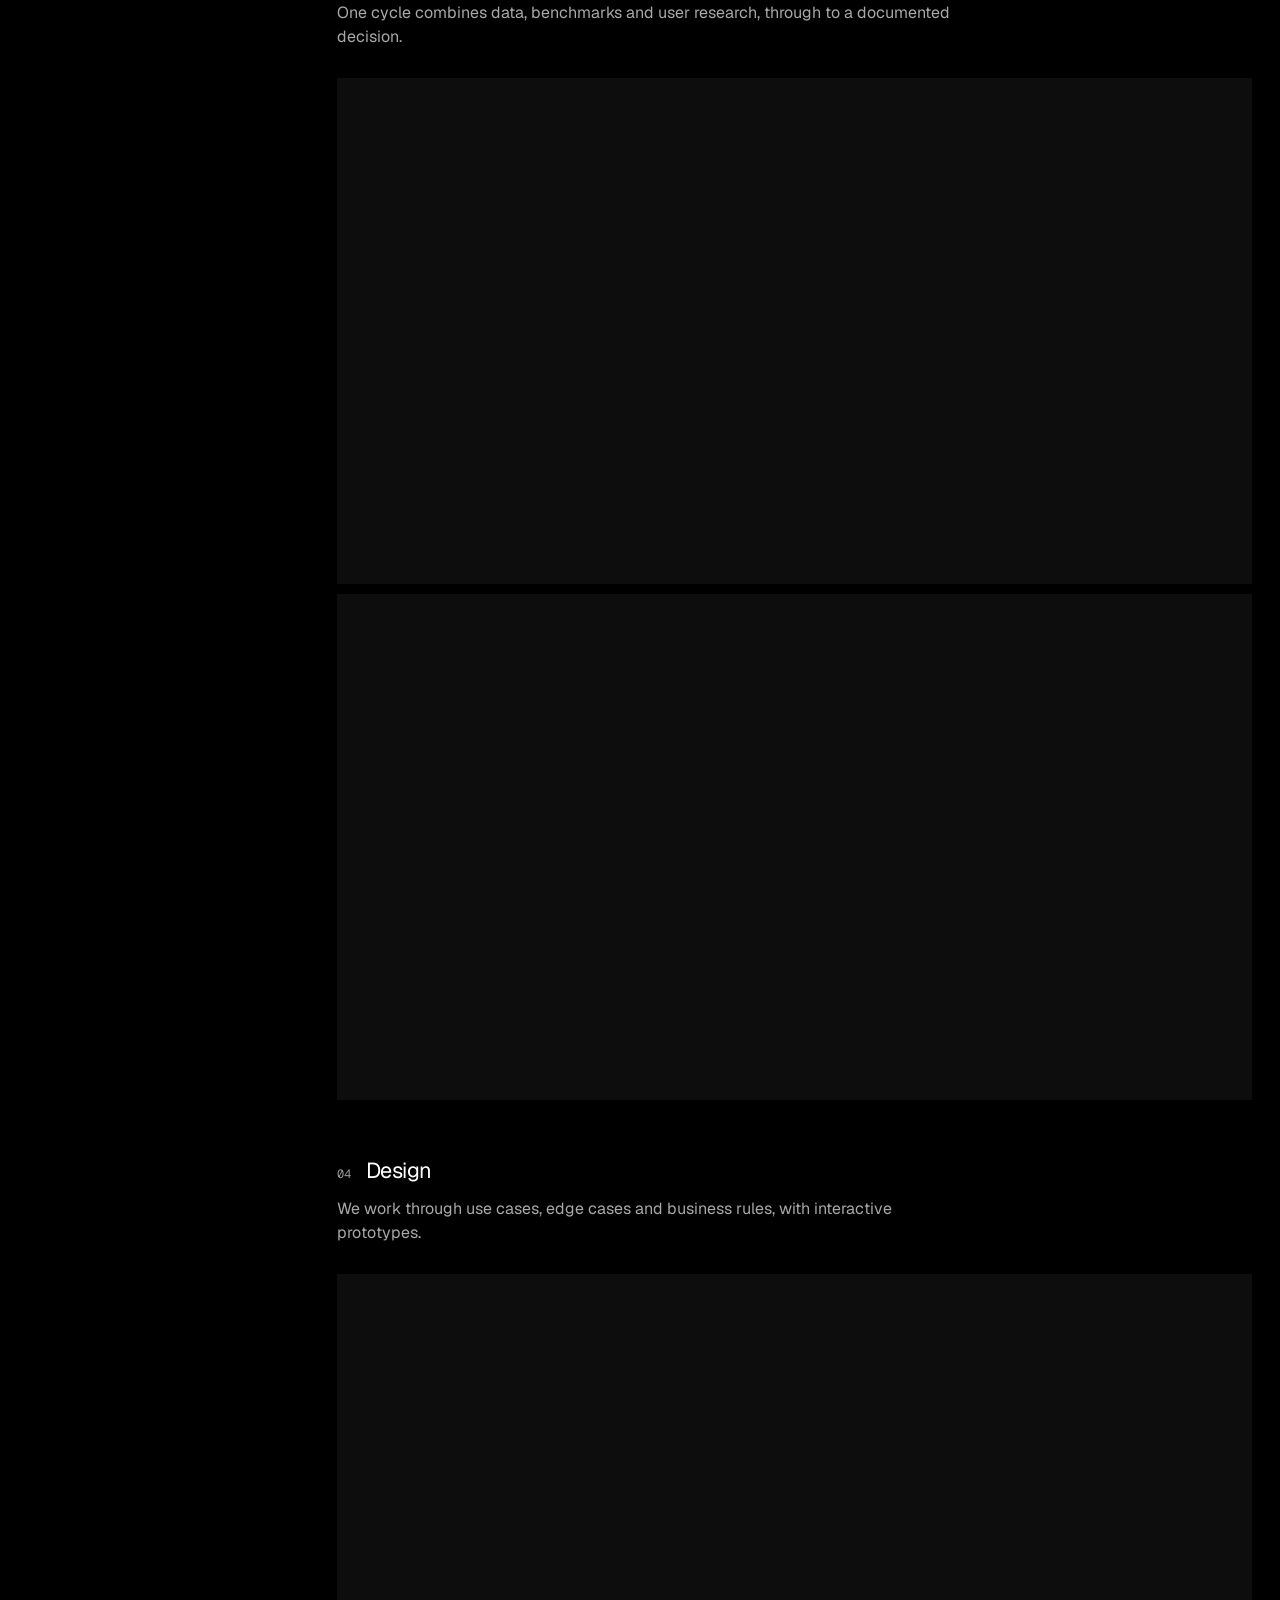
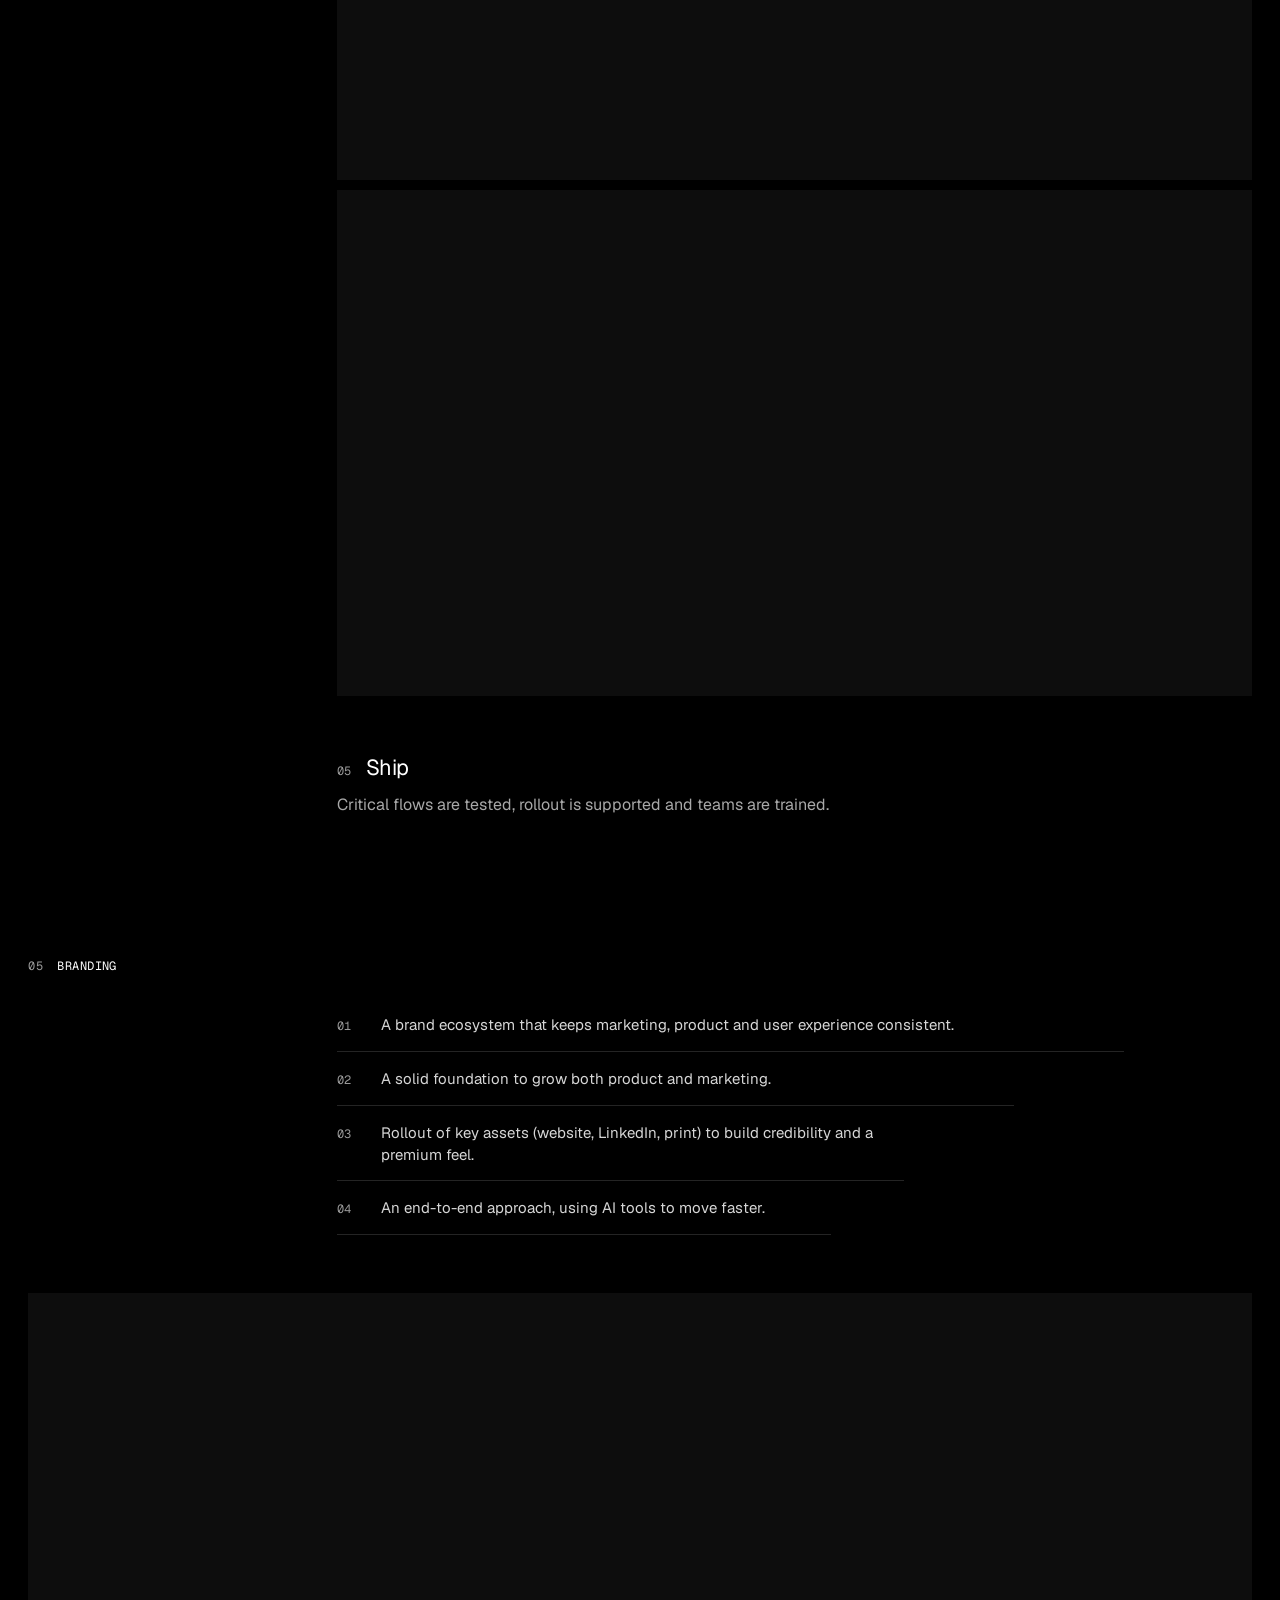
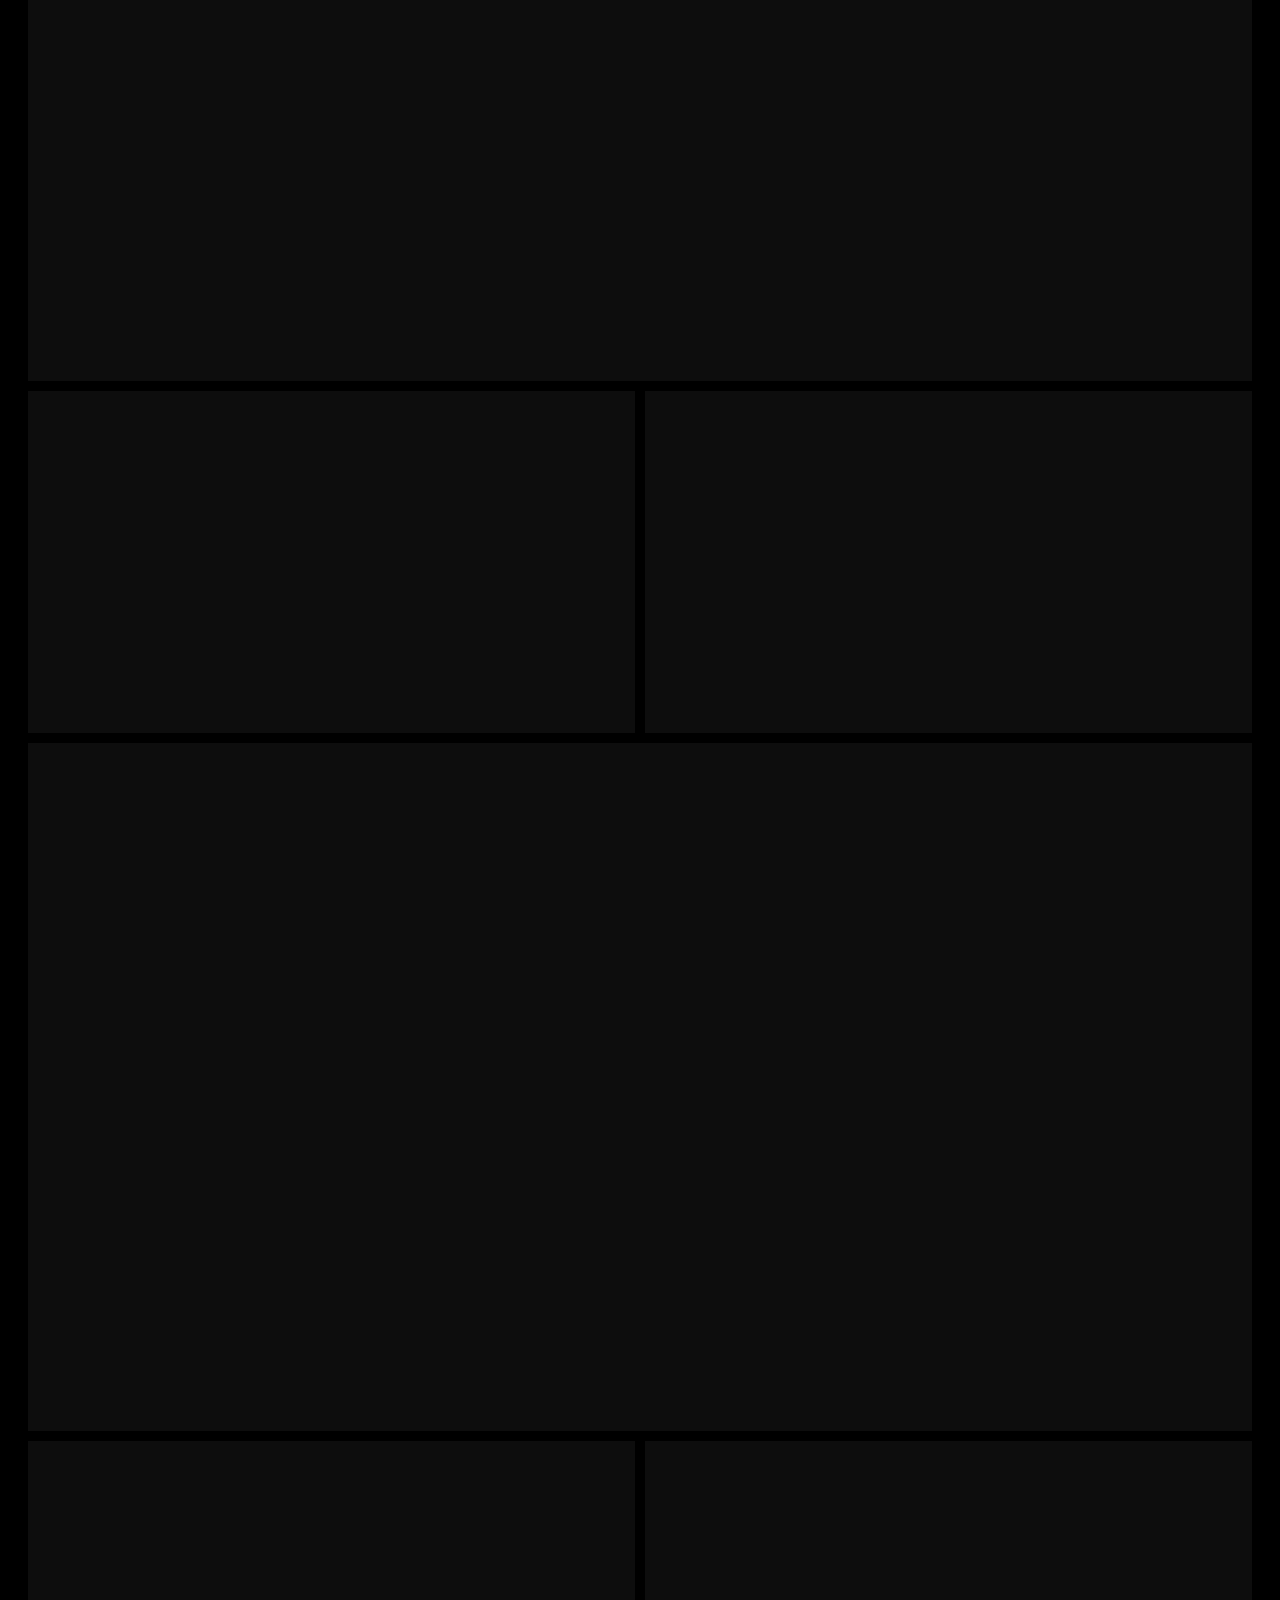
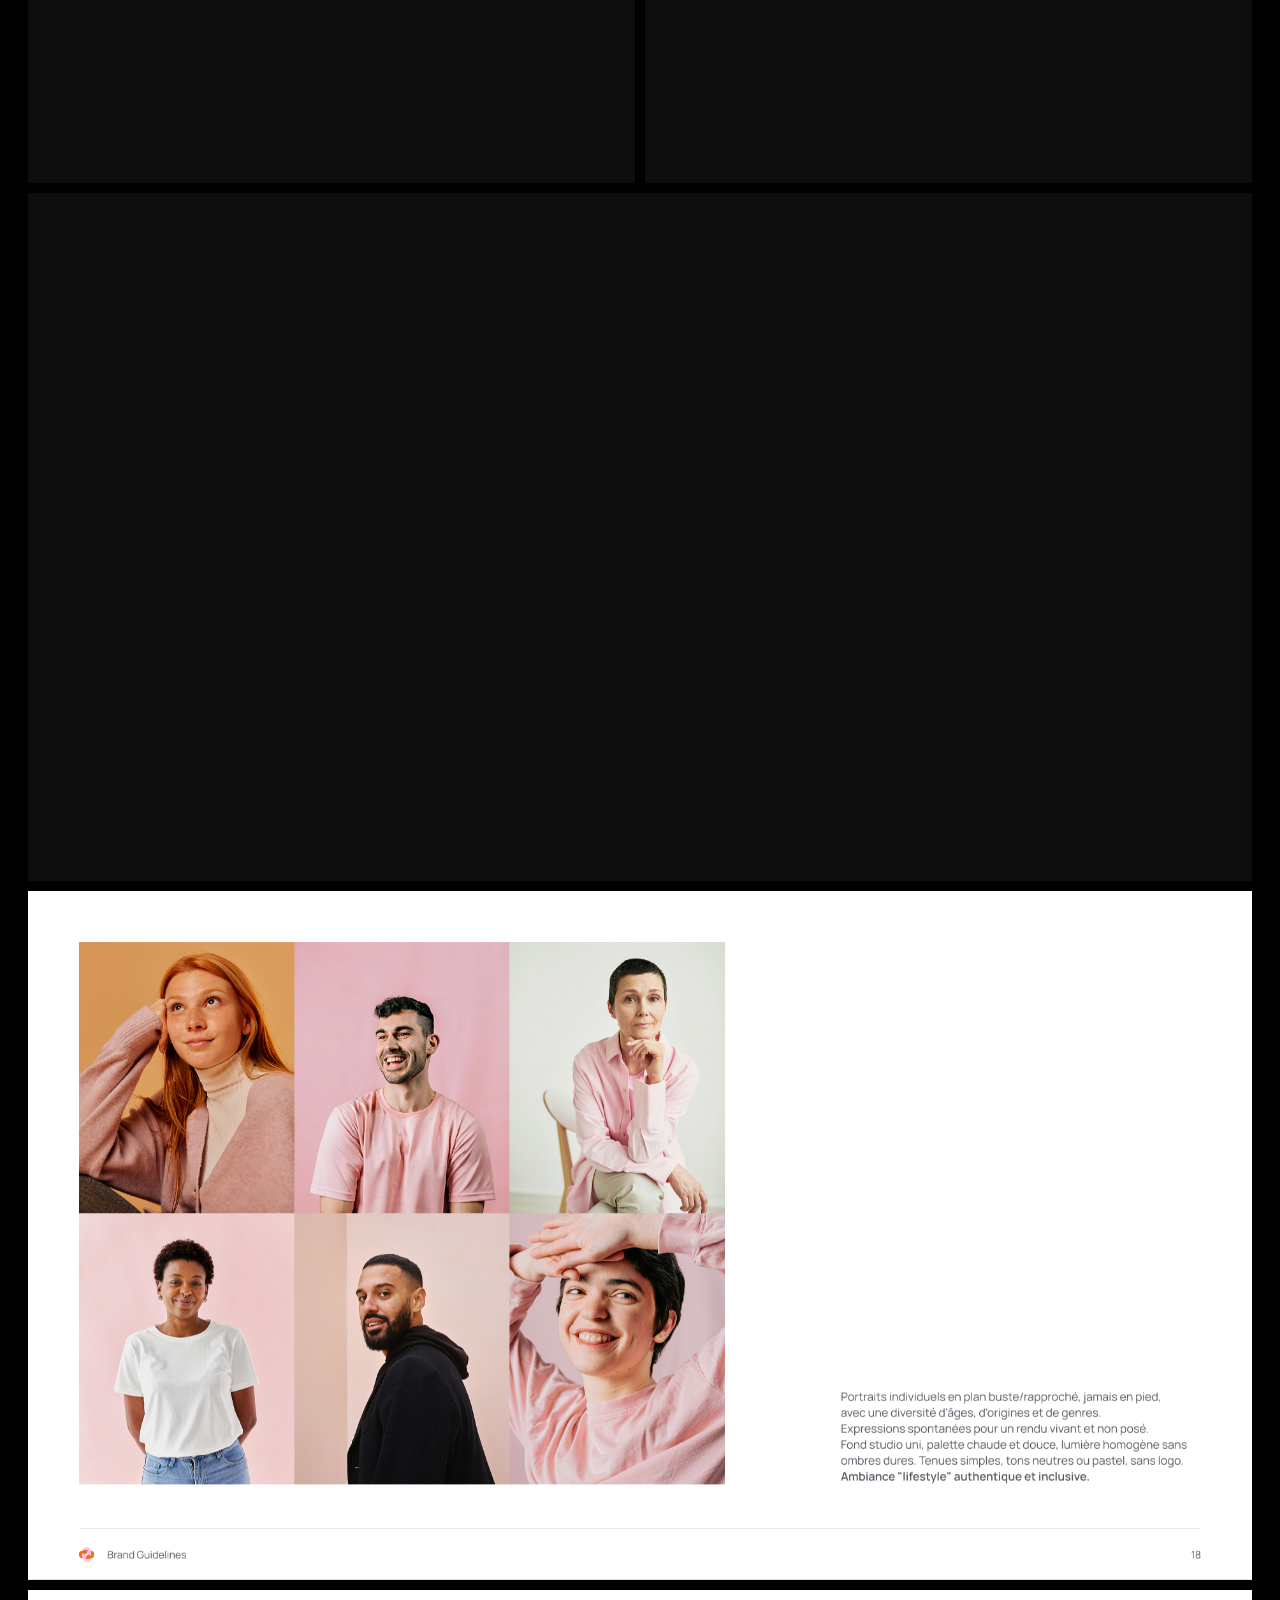
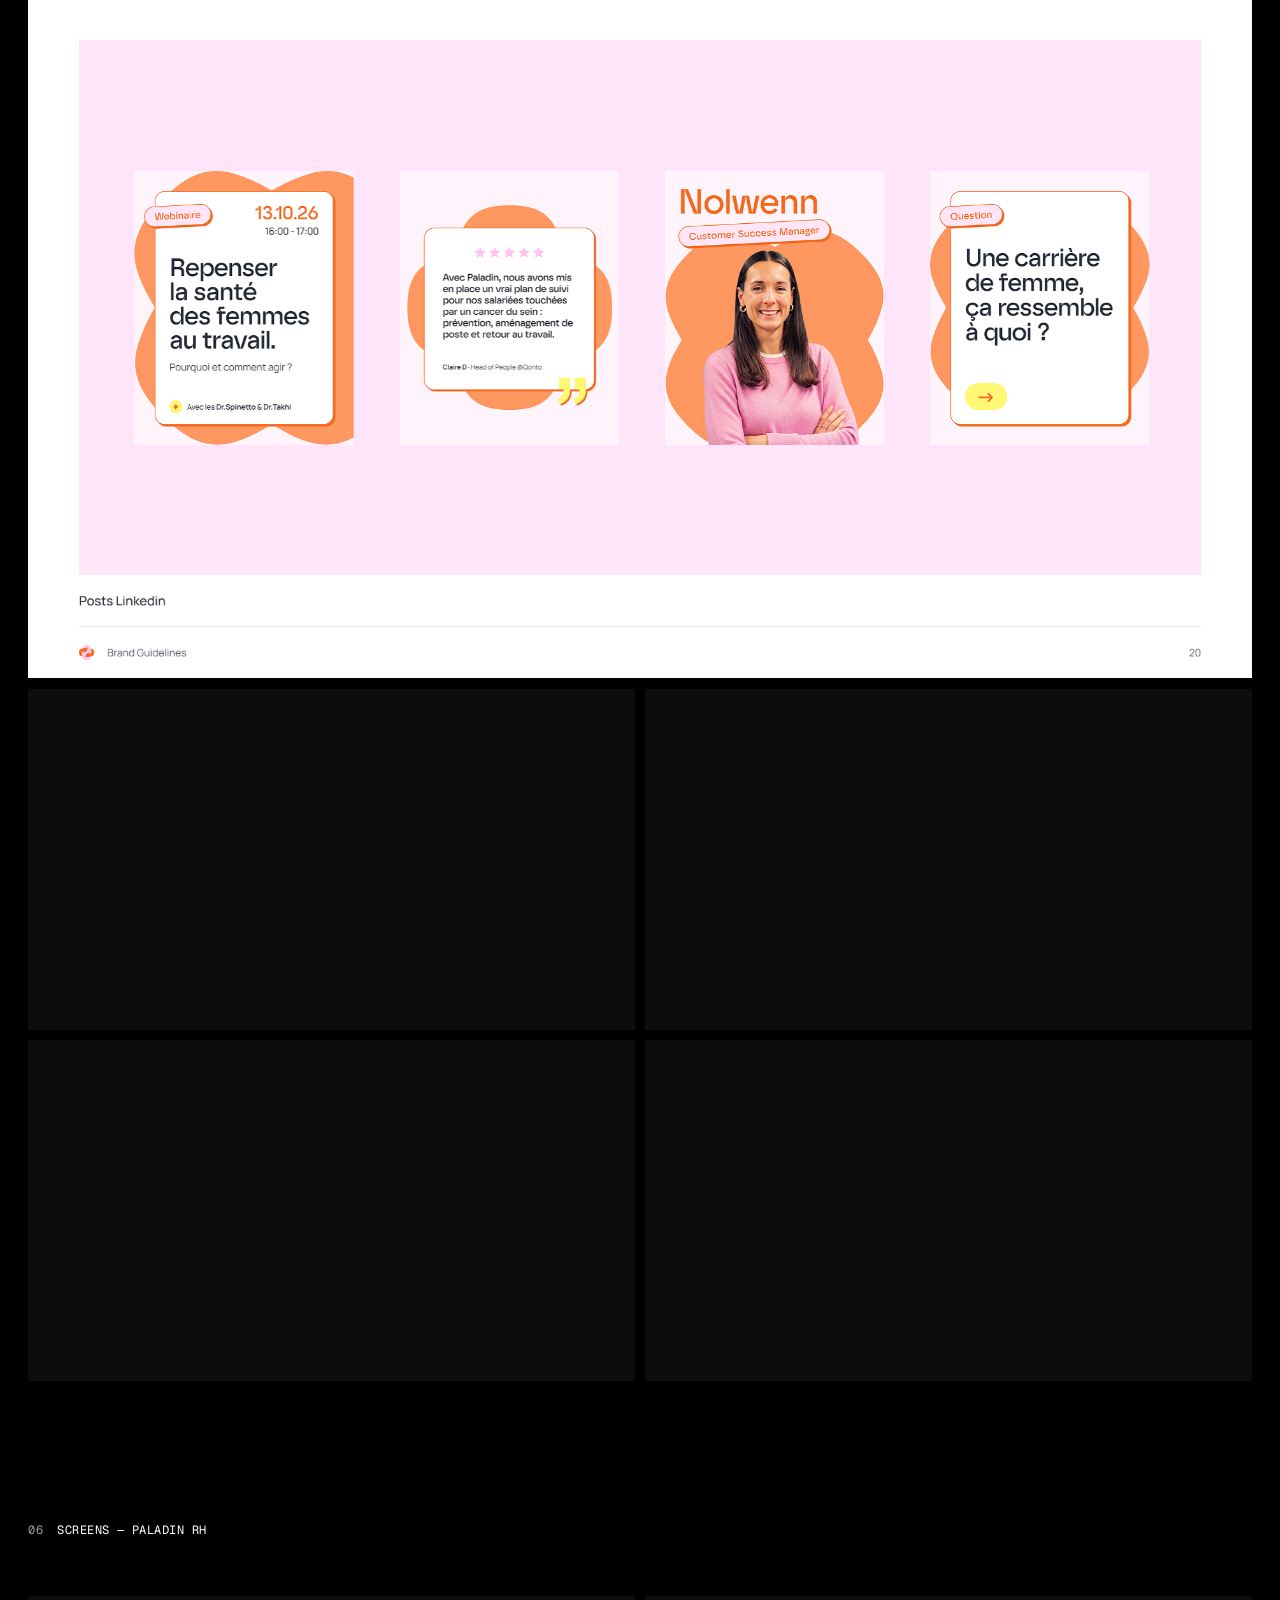
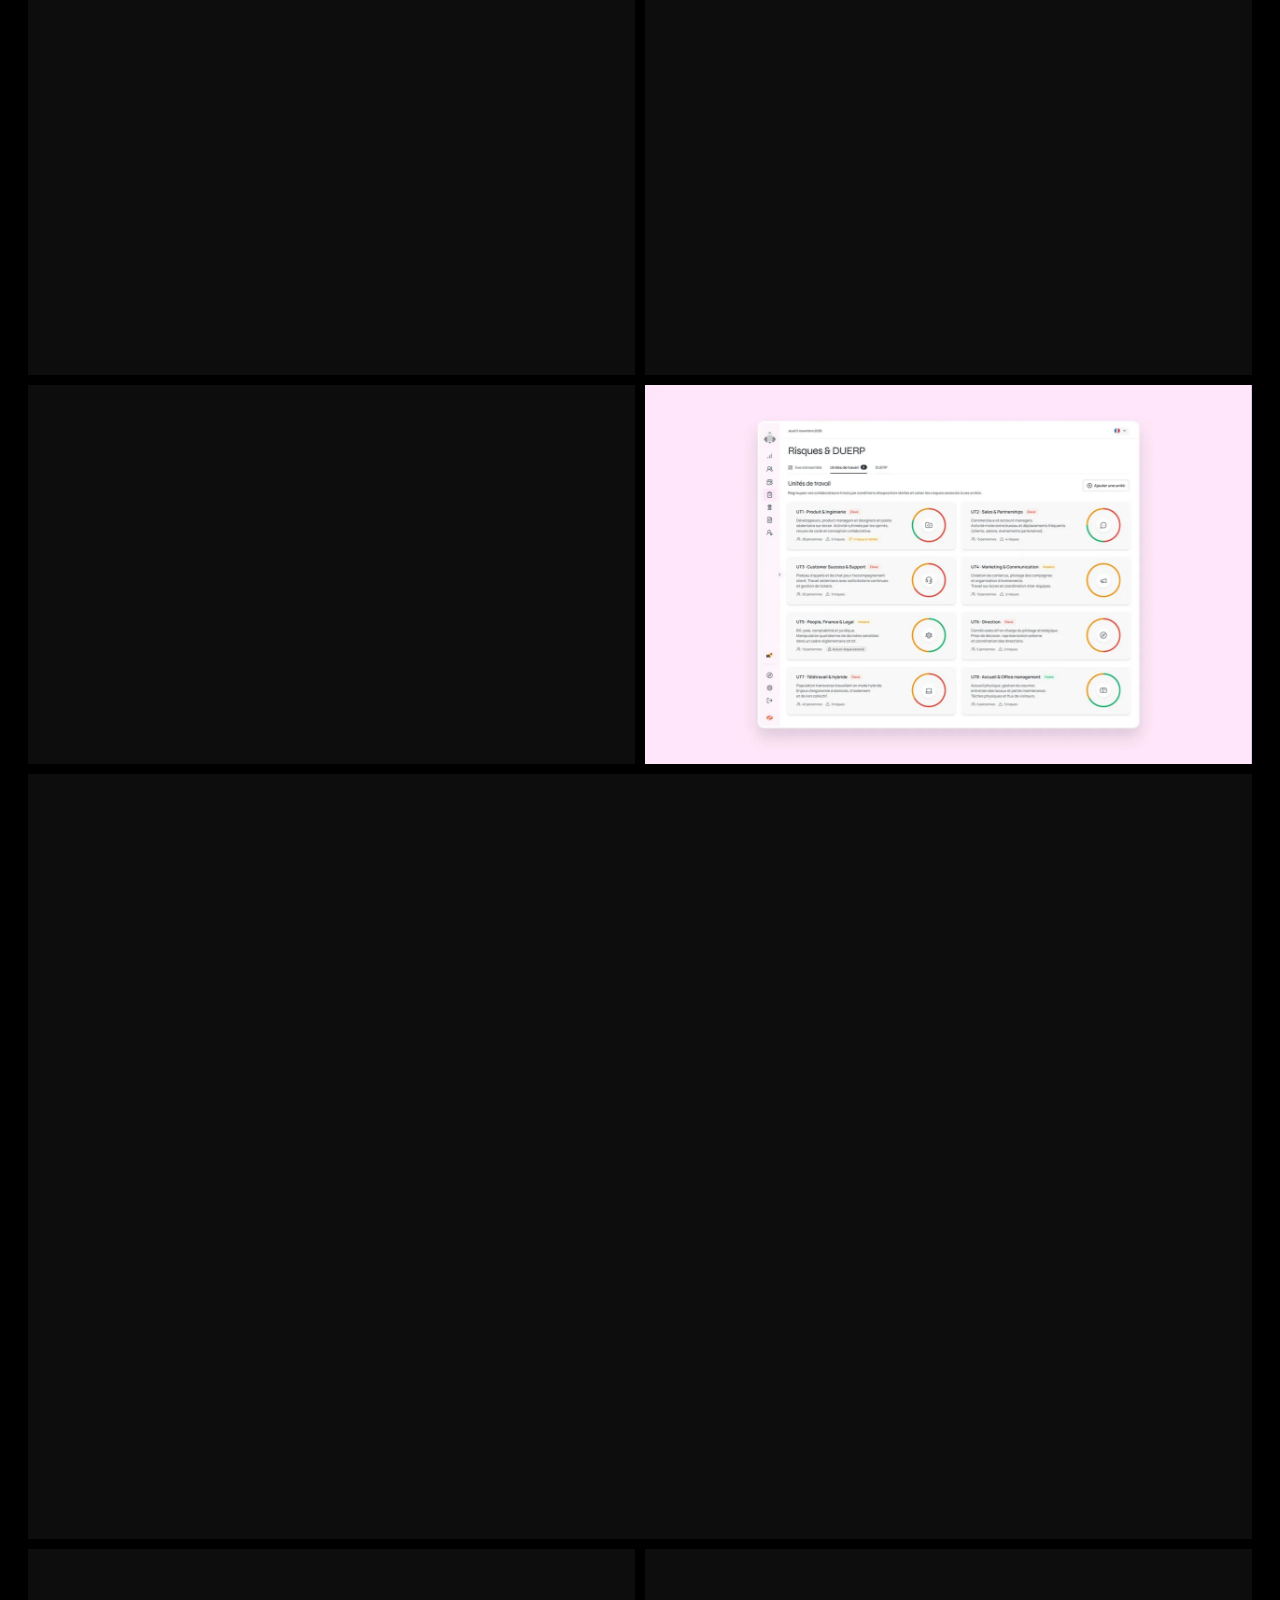
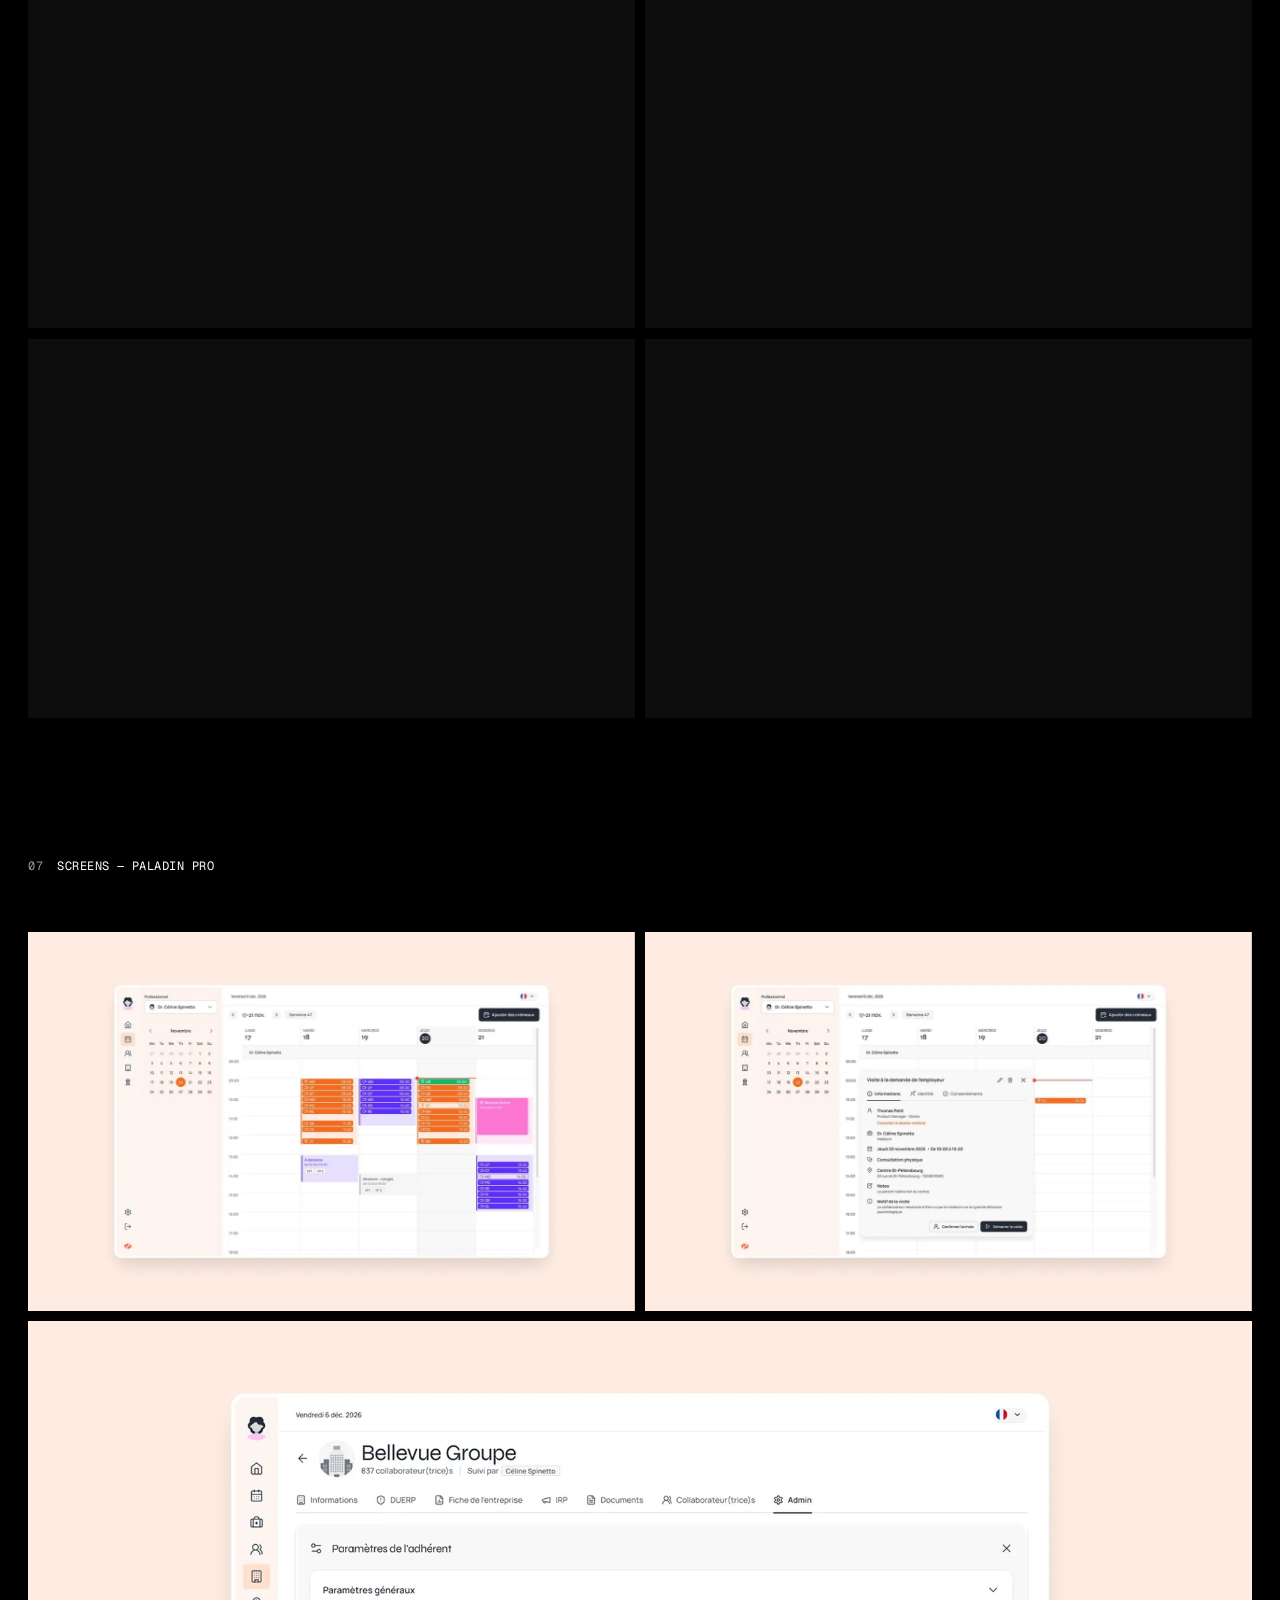
<file: paladin.html>
<!DOCTYPE html>
<html lang="en">
<head>
  <meta charset="utf-8">
  <meta name="viewport" content="width=device-width, initial-scale=1">
  <title>Paladin・Marjolaine Gutierrez</title>
  <meta name="description" content="Building a new model for workplace prevention">
  <meta property="og:title" content="Paladin・Marjolaine Gutierrez">
  <meta property="og:description" content="Building a new model for workplace prevention">
  <meta property="og:image" content="https://marjolainegutierrez.fr/assets/images/paladin-cover.webp">
  <link rel="preload" href="assets/fonts/geist.woff2" as="font" type="font/woff2" crossorigin>
  <link rel="icon" href="data:image/svg+xml,%3Csvg xmlns=%22http://www.w3.org/2000/svg%22 viewBox=%220 0 100 100%22%3E%3Ctext y=%22.9em%22 font-size=%2290%22%3E%F0%9F%8C%9A%3C/text%3E%3C/svg%3E">
  <link rel="stylesheet" href="assets/style.css">
</head>
<body id="top" class="page-case">
  <div class="case-grid" aria-hidden="true"><span></span><span></span><span></span><span></span><span></span><span></span><span></span><span></span><span></span><span></span><span></span><span></span></div>

  <header class="site-header wrap">
    <div class="bar">
      <a href="index.html" class="logo gothic">Marjolaine Gutierrez</a>
      <nav class="nav" aria-label="Main navigation">
        <a href="index.html#contact"><span data-roll>Contact</span></a>
      </nav>
    </div>
    <hr class="rule">
  </header>

  <main>
    <section class="case-hero wrap">
      <a class="mono-btn" href="index.html#projets" data-reveal="fade"><span aria-hidden="true">←</span> All works</a>
      <p class="mono-label case-kicker" data-reveal="fade">Case study</p>
      <h1 class="case-title gothic" data-reveal="chars">Paladin</h1>
      <p class="case-sub" data-reveal="fade">Building a new model for workplace prevention</p>
      
      <div class="case-meta" data-reveal="rows"><div class="case-meta-item"><span class="mono-label">Category</span><span class="mono-value">Product Design &amp; Branding</span></div><div class="case-meta-item"><span class="mono-label">Client</span><span class="mono-value">Paladin</span></div><div class="case-meta-item"><span class="mono-label">Year</span><span class="mono-value">2025 — present</span></div><div class="case-meta-item"><span class="mono-label">Context</span><span class="mono-value">In-house</span></div></div>
    </section>
    

    <section class="case-sec wrap">
      <div class="case-sec-head">
        <p class="mono-label case-sec-label"><span class="mono-num">01</span>Context</p>
        <div class="case-sec-text"><p class="case-lead" data-lead>Paladin is a SaaS platform for prevention and occupational health. It builds on Sano, the first occupational health and prevention service to be newly licensed in Île-de-France in 30 years.</p><p class="case-body" data-reveal="fade">Its mission: give everyone the means to take charge of their health. Paladin is built around three complementary products, designed for a multi-stakeholder ecosystem.</p></div>
      </div>
      
    </section>

    <section class="case-sec wrap">
      <div class="case-sec-head">
        <p class="mono-label case-sec-label"><span class="mono-num">02</span>Three products</p>
        <div class="case-sec-text"><p class="case-lead" data-lead>One multi-stakeholder ecosystem, three interfaces designed for the people who use them.</p><ol class="case-points" data-reveal="rows"><li><span class="mono-num">01</span><span class="case-item-text"><strong>Paladin RH</strong> Companies manage their occupational health obligations on their own: self-service membership, onboarding, workforce management and appointment planning.</span></li><li><span class="mono-num">02</span><span class="case-item-text"><strong>Paladin Employee</strong> Employees manage their appointments, documents and information on their own, in a simple, reassuring interface where confidentiality is visible at every step.</span></li><li><span class="mono-num">03</span><span class="case-item-text"><strong>Paladin Pro</strong> The everyday tool of Sano’s medical teams. Dense, reliable interfaces support the consultation all the way to the medical record export, freeing up medical time.</span></li></ol></div>
      </div>
      <div class="pm-stack"><div class="pm-row pm-3"><figure class="pm" style="--ar:900/900"><div class="media" data-reveal="image"><img src="assets/projects/paladin/01.webp" alt="" width="900" height="900" loading="lazy" decoding="async"></div></figure><figure class="pm" style="--ar:900/900"><div class="media" data-reveal="image"><img src="assets/projects/paladin/02.webp" alt="" width="900" height="900" loading="lazy" decoding="async"></div></figure><figure class="pm" style="--ar:900/900"><div class="media" data-reveal="image"><img src="assets/projects/paladin/03.webp" alt="" width="900" height="900" loading="lazy" decoding="async"></div></figure></div></div>
    </section>

    <section class="case-sec wrap">
      <div class="case-sec-head">
        <p class="mono-label case-sec-label"><span class="mono-num">03</span>Product vision</p>
        <div class="case-sec-text"><p class="case-lead" data-lead>Paladin’s strategy is to build a new model for workplace prevention, powered by a multi-stakeholder platform of personalised health services. It rests on three pillars:</p><ol class="case-points" data-reveal="rows"><li><span class="mono-num">01</span><span class="case-item-text">Equip companies to take an active role in their teams’ health.</span></li><li><span class="mono-num">02</span><span class="case-item-text">Give prevention services the tools to maximise their impact.</span></li><li><span class="mono-num">03</span><span class="case-item-text">Bring prevention into employees’ everyday lives.</span></li></ol></div>
      </div>
      <div class="pm-stack"><div class="pm-row pm-1"><figure class="pm" style="--ar:1900/1050"><div class="media" data-reveal="image"><img src="assets/projects/paladin/04.webp" alt="" width="1900" height="1050" loading="lazy" decoding="async"></div></figure></div></div>
    </section>

    <section class="case-sec wrap">
      <div class="case-sec-head">
        <p class="mono-label case-sec-label"><span class="mono-num">04</span>Methodology</p>
        <div class="case-sec-text"><p class="case-lead" data-lead>As the team’s only Product Designer, I work with both product squads. I cover all three platforms, from discovery to release, and I own Paladin’s brand identity.</p><div class="case-steps"><div class="case-step"><p class="case-step-title"><span class="mono-num">01</span>Prioritise</p><p class="case-body" data-reveal="fade">Each opportunity is assessed on the goals it serves, its impact, effort and the risk of not acting, then placed on a Now, Next, Later roadmap.</p><div class="pm-stack"><div class="pm-row pm-1"><figure class="pm" style="--ar:1900/1050"><div class="media" data-reveal="image"><img src="assets/projects/paladin/05.webp" alt="" width="1900" height="1050" loading="lazy" decoding="async"></div></figure></div></div></div><div class="case-step"><p class="case-step-title"><span class="mono-num">02</span>Frame</p><p class="case-body" data-reveal="fade">We define the problem, existing workarounds, expected impact and metrics.</p><div class="pm-stack"><div class="pm-row pm-1"><figure class="pm" style="--ar:1900/1050"><div class="media" data-reveal="image"><img src="assets/projects/paladin/06.webp" alt="" width="1900" height="1050" loading="lazy" decoding="async"></div></figure></div></div></div><div class="case-step"><p class="case-step-title"><span class="mono-num">03</span>Explore</p><p class="case-body" data-reveal="fade">One cycle combines data, benchmarks and user research, through to a documented decision.</p><div class="pm-stack"><div class="pm-row pm-1"><figure class="pm" style="--ar:1900/1050"><div class="media" data-reveal="image"><img src="assets/projects/paladin/07.webp" alt="" width="1900" height="1050" loading="lazy" decoding="async"></div></figure></div><div class="pm-row pm-1"><figure class="pm" style="--ar:1900/1050"><div class="media" data-reveal="image"><img src="assets/projects/paladin/08.webp" alt="" width="1900" height="1050" loading="lazy" decoding="async"></div></figure></div></div></div><div class="case-step"><p class="case-step-title"><span class="mono-num">04</span>Design</p><p class="case-body" data-reveal="fade">We work through use cases, edge cases and business rules, with interactive prototypes.</p><div class="pm-stack"><div class="pm-row pm-1"><figure class="pm" style="--ar:1900/1050"><div class="media" data-reveal="image"><img src="assets/projects/paladin/09.webp" alt="" width="1900" height="1050" loading="lazy" decoding="async"></div></figure></div><div class="pm-row pm-1"><figure class="pm" style="--ar:1900/1050"><div class="media" data-reveal="image"><img src="assets/projects/paladin/10.webp" alt="" width="1900" height="1050" loading="lazy" decoding="async"></div></figure></div></div></div><div class="case-step"><p class="case-step-title"><span class="mono-num">05</span>Ship</p><p class="case-body" data-reveal="fade">Critical flows are tested, rollout is supported and teams are trained.</p></div></div></div>
      </div>
      
    </section>

    <section class="case-sec wrap">
      <div class="case-sec-head">
        <p class="mono-label case-sec-label"><span class="mono-num">05</span>Branding</p>
        <div class="case-sec-text"><ol class="case-points" data-reveal="rows"><li><span class="mono-num">01</span><span class="case-item-text">A brand ecosystem that keeps marketing, product and user experience consistent.</span></li><li><span class="mono-num">02</span><span class="case-item-text">A solid foundation to grow both product and marketing.</span></li><li><span class="mono-num">03</span><span class="case-item-text">Rollout of key assets (website, LinkedIn, print) to build credibility and a premium feel.</span></li><li><span class="mono-num">04</span><span class="case-item-text">An end-to-end approach, using AI tools to move faster.</span></li></ol></div>
      </div>
      <div class="pm-stack"><div class="pm-row pm-1"><figure class="pm" style="--ar:1920/1080"><div class="media" data-reveal="image"><img src="assets/projects/paladin/04%20%C2%B7%20About%20Us%20%E2%80%94%20Brand%20Values.jpg" alt="" width="1920" height="1080" loading="lazy" decoding="async"></div></figure></div><div class="pm-row pm-2"><figure class="pm" style="--ar:1920/1080"><div class="media" data-reveal="image"><img src="assets/projects/paladin/06%20%C2%B7%20Logotype%20%E2%80%94%20Clear%20Space.jpg" alt="" width="1920" height="1080" loading="lazy" decoding="async"></div></figure><figure class="pm" style="--ar:1920/1080"><div class="media" data-reveal="image"><img src="assets/projects/paladin/07%20%C2%B7%20Logotype%20%E2%80%94%20Color%20Variations.jpg" alt="" width="1920" height="1080" loading="lazy" decoding="async"></div></figure></div><div class="pm-row pm-1"><figure class="pm" style="--ar:1920/1080"><div class="media" data-reveal="image"><img src="assets/projects/paladin/11%20%C2%B7%20Colors%20%E2%80%94%20Palette.jpg" alt="" width="1920" height="1080" loading="lazy" decoding="async"></div></figure></div><div class="pm-row pm-2"><figure class="pm" style="--ar:1920/1080"><div class="media" data-reveal="image"><img src="assets/projects/paladin/13%20%C2%B7%20Typography%20%E2%80%94%20Safiro.jpg" alt="" width="1920" height="1080" loading="lazy" decoding="async"></div></figure><figure class="pm" style="--ar:1920/1080"><div class="media" data-reveal="image"><img src="assets/projects/paladin/14%20%C2%B7%20Typography%20%E2%80%94%20Manrope.jpg" alt="" width="1920" height="1080" loading="lazy" decoding="async"></div></figure></div><div class="pm-row pm-1"><figure class="pm" style="--ar:1920/1080"><div class="media" data-reveal="image"><img src="assets/projects/paladin/16%20%C2%B7%20Shapes%20%E2%80%94%20Library.jpg" alt="" width="1920" height="1080" loading="lazy" decoding="async"></div></figure></div><div class="pm-row pm-1"><figure class="pm" style="--ar:1920/1080"><div class="media" data-reveal="image"><img src="assets/projects/paladin/18%20%C2%B7%20Iconography%20%E2%80%94%20Portrait%20Guidelines.jpg" alt="" width="1920" height="1080" loading="lazy" decoding="async"></div></figure></div><div class="pm-row pm-1"><figure class="pm" style="--ar:1920/1080"><div class="media" data-reveal="image"><img src="assets/projects/paladin/20%20%C2%B7%20Applications%20%E2%80%94%20LinkedIn%20Posts.jpg" alt="" width="1920" height="1080" loading="lazy" decoding="async"></div></figure></div><div class="pm-row pm-2"><figure class="pm" style="--ar:1920/1080"><div class="media" data-reveal="image"><img src="assets/projects/paladin/21%20%C2%B7%20Applications%20%E2%80%94%20LinkedIn%20Banners.jpg" alt="" width="1920" height="1080" loading="lazy" decoding="async"></div></figure><figure class="pm" style="--ar:1920/1080"><div class="media" data-reveal="image"><img src="assets/projects/paladin/22%20%C2%B7%20Applications%20%E2%80%94%20YouTube%20Thumbnails.jpg" alt="" width="1920" height="1080" loading="lazy" decoding="async"></div></figure></div><div class="pm-row pm-2"><figure class="pm" style="--ar:1920/1080"><div class="media" data-reveal="image"><img src="assets/projects/paladin/23%20%C2%B7%20Applications%20%E2%80%94%20Business%20Cards.jpg" alt="" width="1920" height="1080" loading="lazy" decoding="async"></div></figure><figure class="pm" style="--ar:1920/1080"><div class="media" data-reveal="image"><img src="assets/projects/paladin/24%20%C2%B7%20Applications%20%E2%80%94%20Flyers.jpg" alt="" width="1920" height="1080" loading="lazy" decoding="async"></div></figure></div></div>
    </section>

    <section class="case-sec wrap">
      <div class="case-sec-head">
        <p class="mono-label case-sec-label"><span class="mono-num">06</span>Screens — Paladin RH</p>
        <div class="case-sec-text"></div>
      </div>
      <div class="pm-stack"><div class="pm-row pm-2"><figure class="pm" style="--ar:1300/812"><div class="media" data-reveal="image"><img src="assets/projects/paladin/21.webp" alt="" width="1300" height="812" loading="lazy" decoding="async"></div></figure><figure class="pm" style="--ar:1300/812"><div class="media" data-reveal="image"><img src="assets/projects/paladin/22.webp" alt="" width="1300" height="812" loading="lazy" decoding="async"></div></figure></div><div class="pm-row pm-2"><figure class="pm" style="--ar:1300/812"><div class="media" data-reveal="image"><img src="assets/projects/paladin/23.webp" alt="" width="1300" height="812" loading="lazy" decoding="async"></div></figure><figure class="pm" style="--ar:1300/812"><div class="media" data-reveal="image"><img src="assets/projects/paladin/24.webp" alt="" width="1300" height="812" loading="lazy" decoding="async"></div></figure></div><div class="pm-row pm-1"><figure class="pm" style="--ar:1920/1200"><div class="media" data-reveal="image"><img src="assets/projects/paladin/25.webp" alt="" width="1920" height="1200" loading="lazy" decoding="async"></div></figure></div><div class="pm-row pm-2"><figure class="pm" style="--ar:1300/812"><div class="media" data-reveal="image"><img src="assets/projects/paladin/26.webp" alt="" width="1300" height="812" loading="lazy" decoding="async"></div></figure><figure class="pm" style="--ar:1300/812"><div class="media" data-reveal="image"><img src="assets/projects/paladin/27.webp" alt="" width="1300" height="812" loading="lazy" decoding="async"></div></figure></div><div class="pm-row pm-2"><figure class="pm" style="--ar:1300/812"><div class="media" data-reveal="image"><img src="assets/projects/paladin/28.webp" alt="" width="1300" height="812" loading="lazy" decoding="async"></div></figure><figure class="pm" style="--ar:1300/812"><div class="media" data-reveal="image"><img src="assets/projects/paladin/29.webp" alt="" width="1300" height="812" loading="lazy" decoding="async"></div></figure></div></div>
    </section>

    <section class="case-sec wrap">
      <div class="case-sec-head">
        <p class="mono-label case-sec-label"><span class="mono-num">07</span>Screens — Paladin Pro</p>
        <div class="case-sec-text"></div>
      </div>
      <div class="pm-stack"><div class="pm-row pm-2"><figure class="pm" style="--ar:1300/812"><div class="media" data-reveal="image"><img src="assets/projects/paladin/30.webp" alt="" width="1300" height="812" loading="lazy" decoding="async"></div></figure><figure class="pm" style="--ar:1300/812"><div class="media" data-reveal="image"><img src="assets/projects/paladin/31.webp" alt="" width="1300" height="812" loading="lazy" decoding="async"></div></figure></div><div class="pm-row pm-1"><figure class="pm" style="--ar:1920/1200"><div class="media" data-reveal="image"><img src="assets/projects/paladin/32.webp" alt="" width="1920" height="1200" loading="lazy" decoding="async"></div></figure></div><div class="pm-row pm-2"><figure class="pm" style="--ar:1300/812"><div class="media" data-reveal="image"><img src="assets/projects/paladin/33.webp" alt="" width="1300" height="812" loading="lazy" decoding="async"></div></figure><figure class="pm" style="--ar:1300/812"><div class="media" data-reveal="image"><img src="assets/projects/paladin/34.webp" alt="" width="1300" height="812" loading="lazy" decoding="async"></div></figure></div><div class="pm-row pm-2"><figure class="pm" style="--ar:1300/812"><div class="media" data-reveal="image"><img src="assets/projects/paladin/35.webp" alt="" width="1300" height="812" loading="lazy" decoding="async"></div></figure><figure class="pm" style="--ar:1300/812"><div class="media" data-reveal="image"><img src="assets/projects/paladin/36.webp" alt="" width="1300" height="812" loading="lazy" decoding="async"></div></figure></div></div>
    </section>

    <section class="case-next">
      <a class="case-next-link wrap" href="oreve.html">
        <span class="mono-label">Next project</span>
        <span class="case-next-row">
          <span class="case-next-name gothic">Oreve</span>
          <span class="case-next-arrow" aria-hidden="true">→</span>
        </span>
        <span class="case-next-preview media" aria-hidden="true">
          <video muted loop playsinline preload="none" poster="assets/images/oreve.webp" data-src="assets/videos/oreve.mp4"></video>
        </span>
      </a>
    </section>
  </main>

  <footer class="wrap">
    <div class="back-top-row" data-reveal="fade">
      <button class="pill" type="button" data-top><span data-roll>Back to top</span></button>
    </div>
    <hr class="rule">
    <a class="footer-big" href="https://www.linkedin.com/in/marjolaine-gutierrez-75636482/" target="_blank" rel="noopener">
      <span class="fit gothic" data-reveal="chars">Linkedin</span>
    </a>
  </footer>

  <script src="assets/lenis.min.js"></script>
  <script src="assets/main.js"></script>
</body>
</html>
</file>
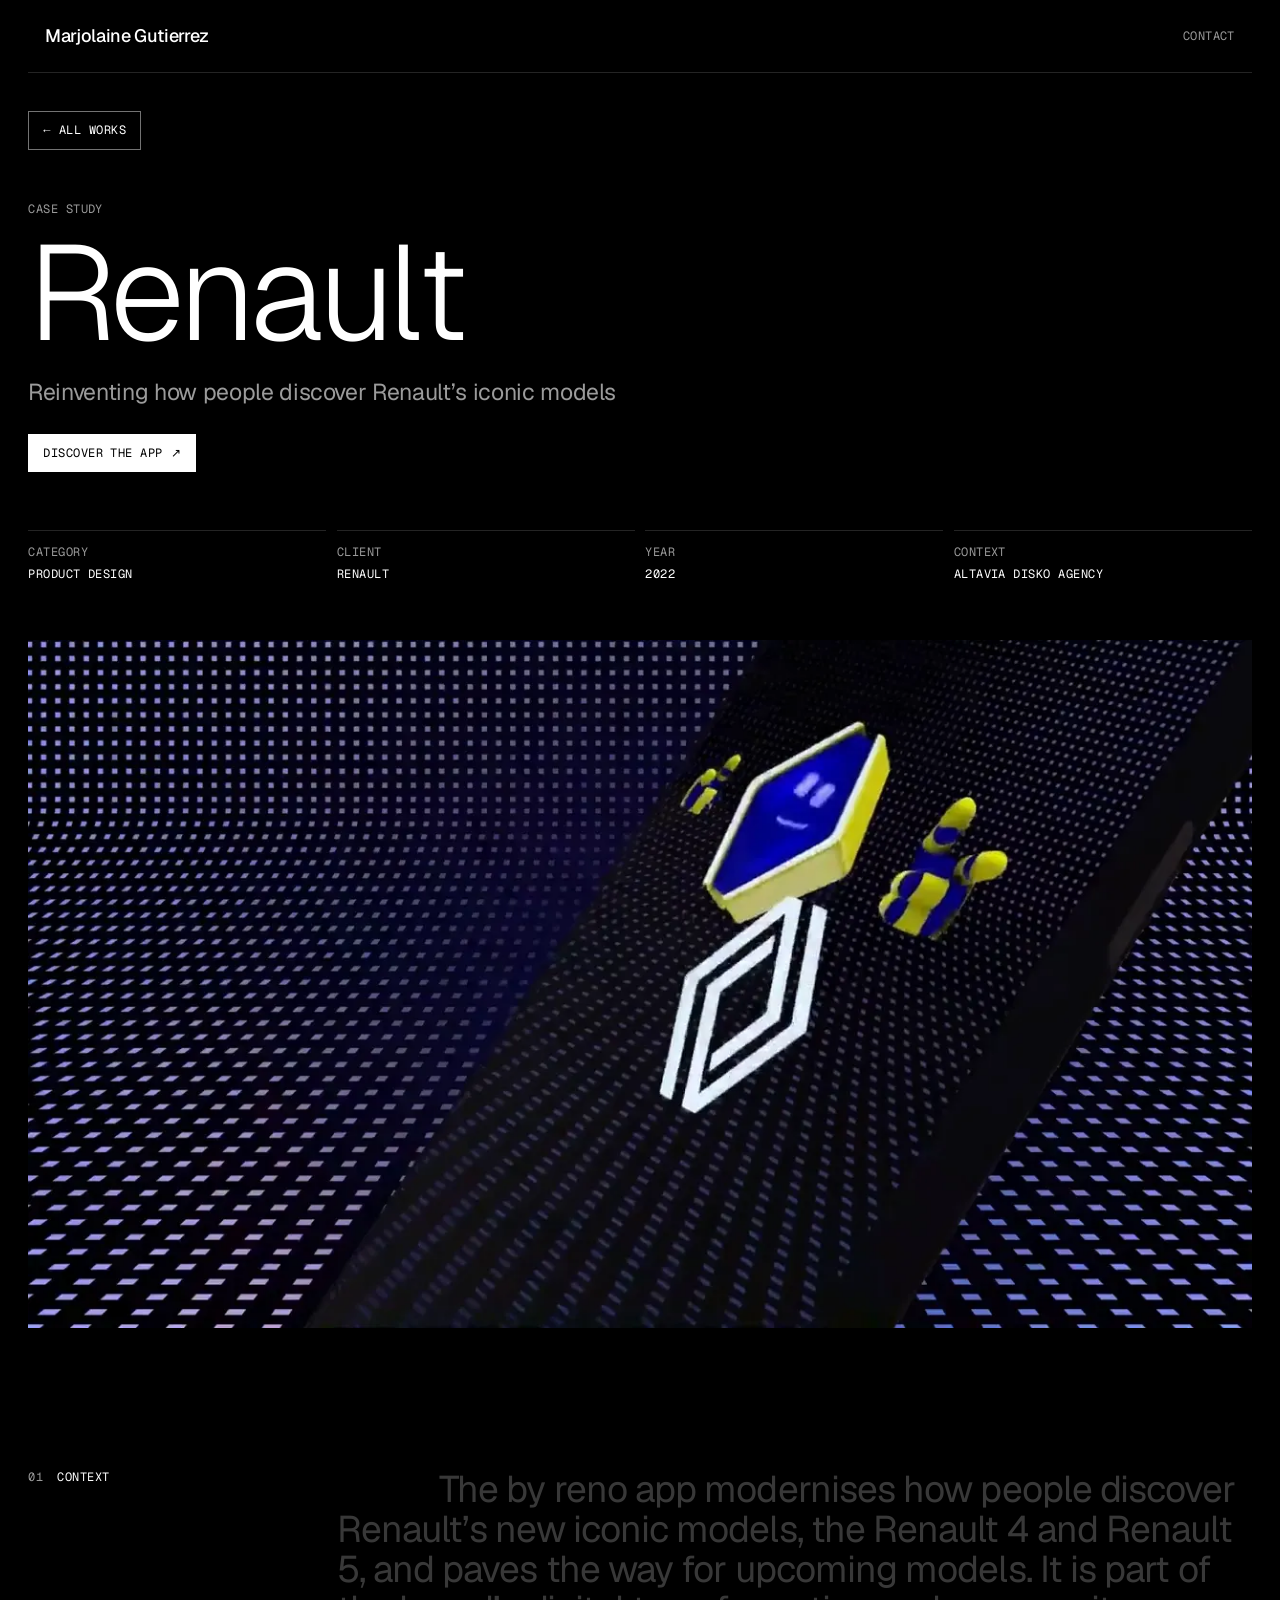
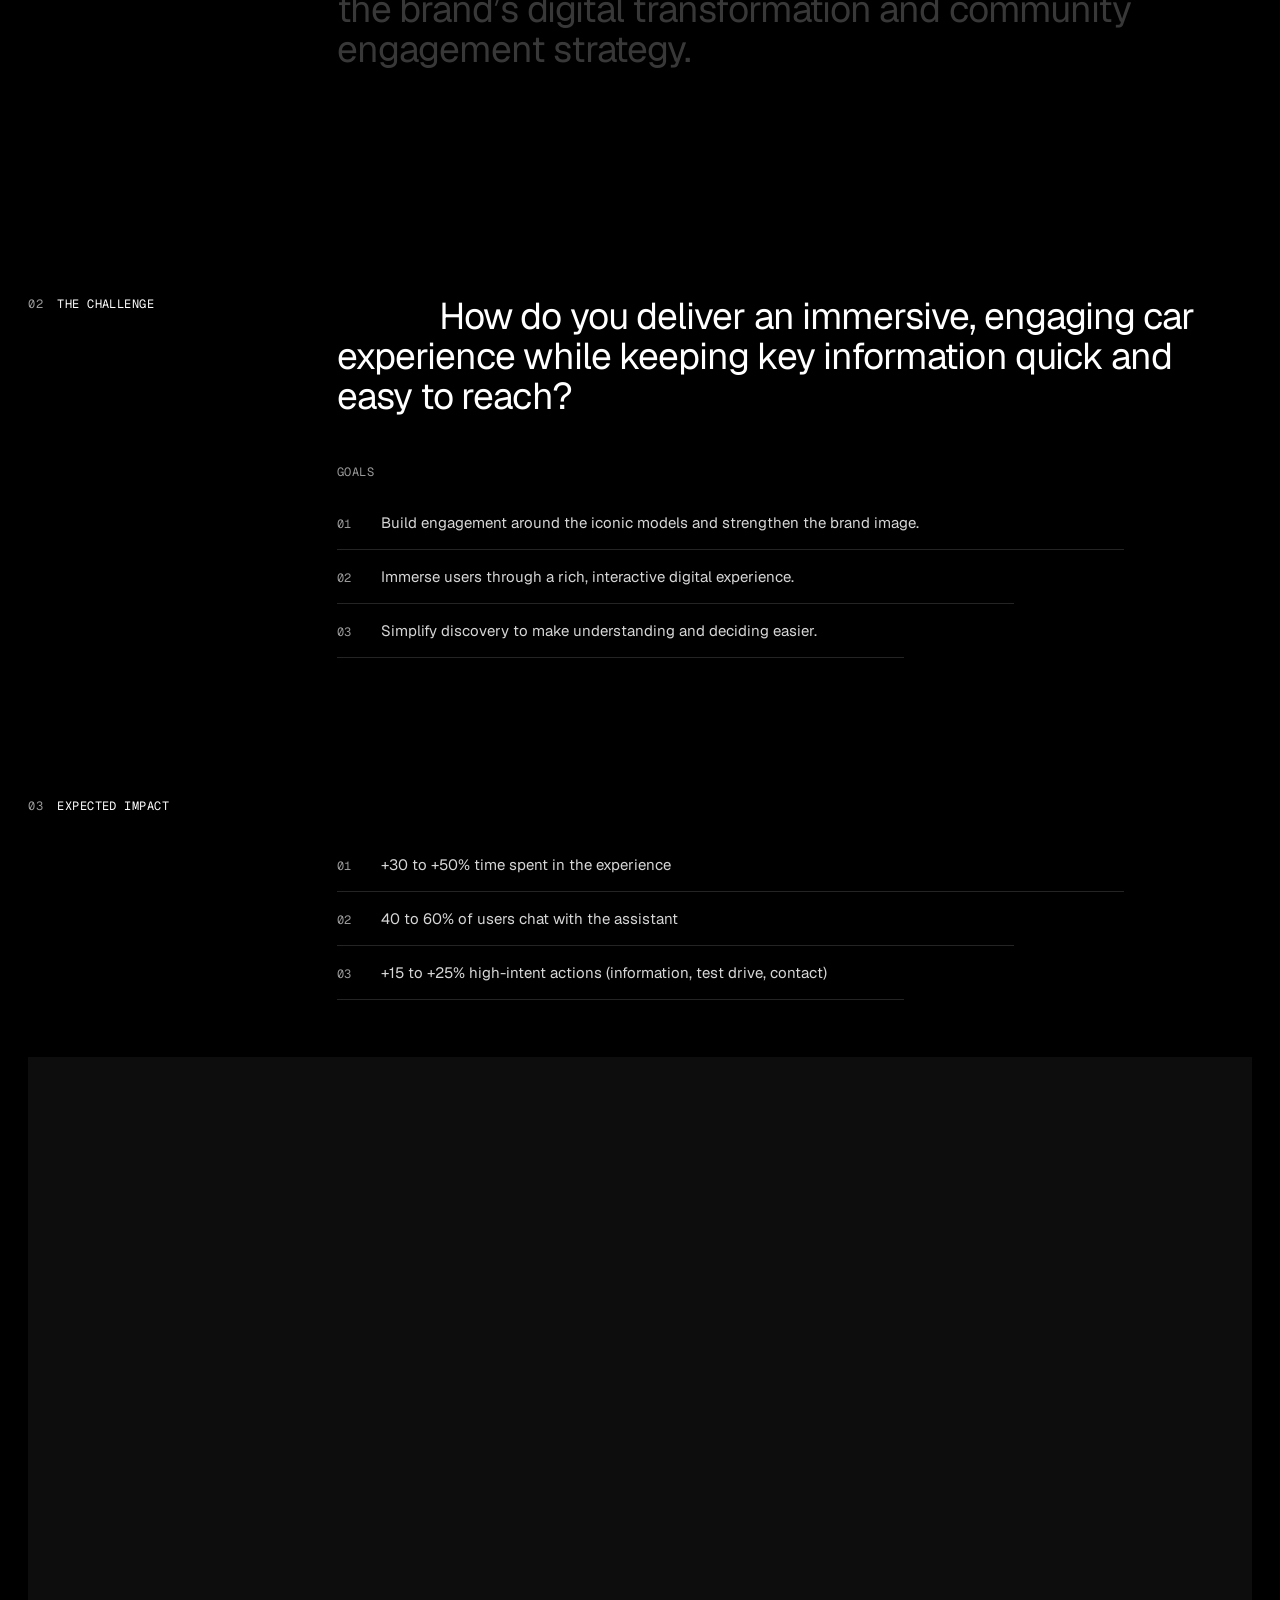
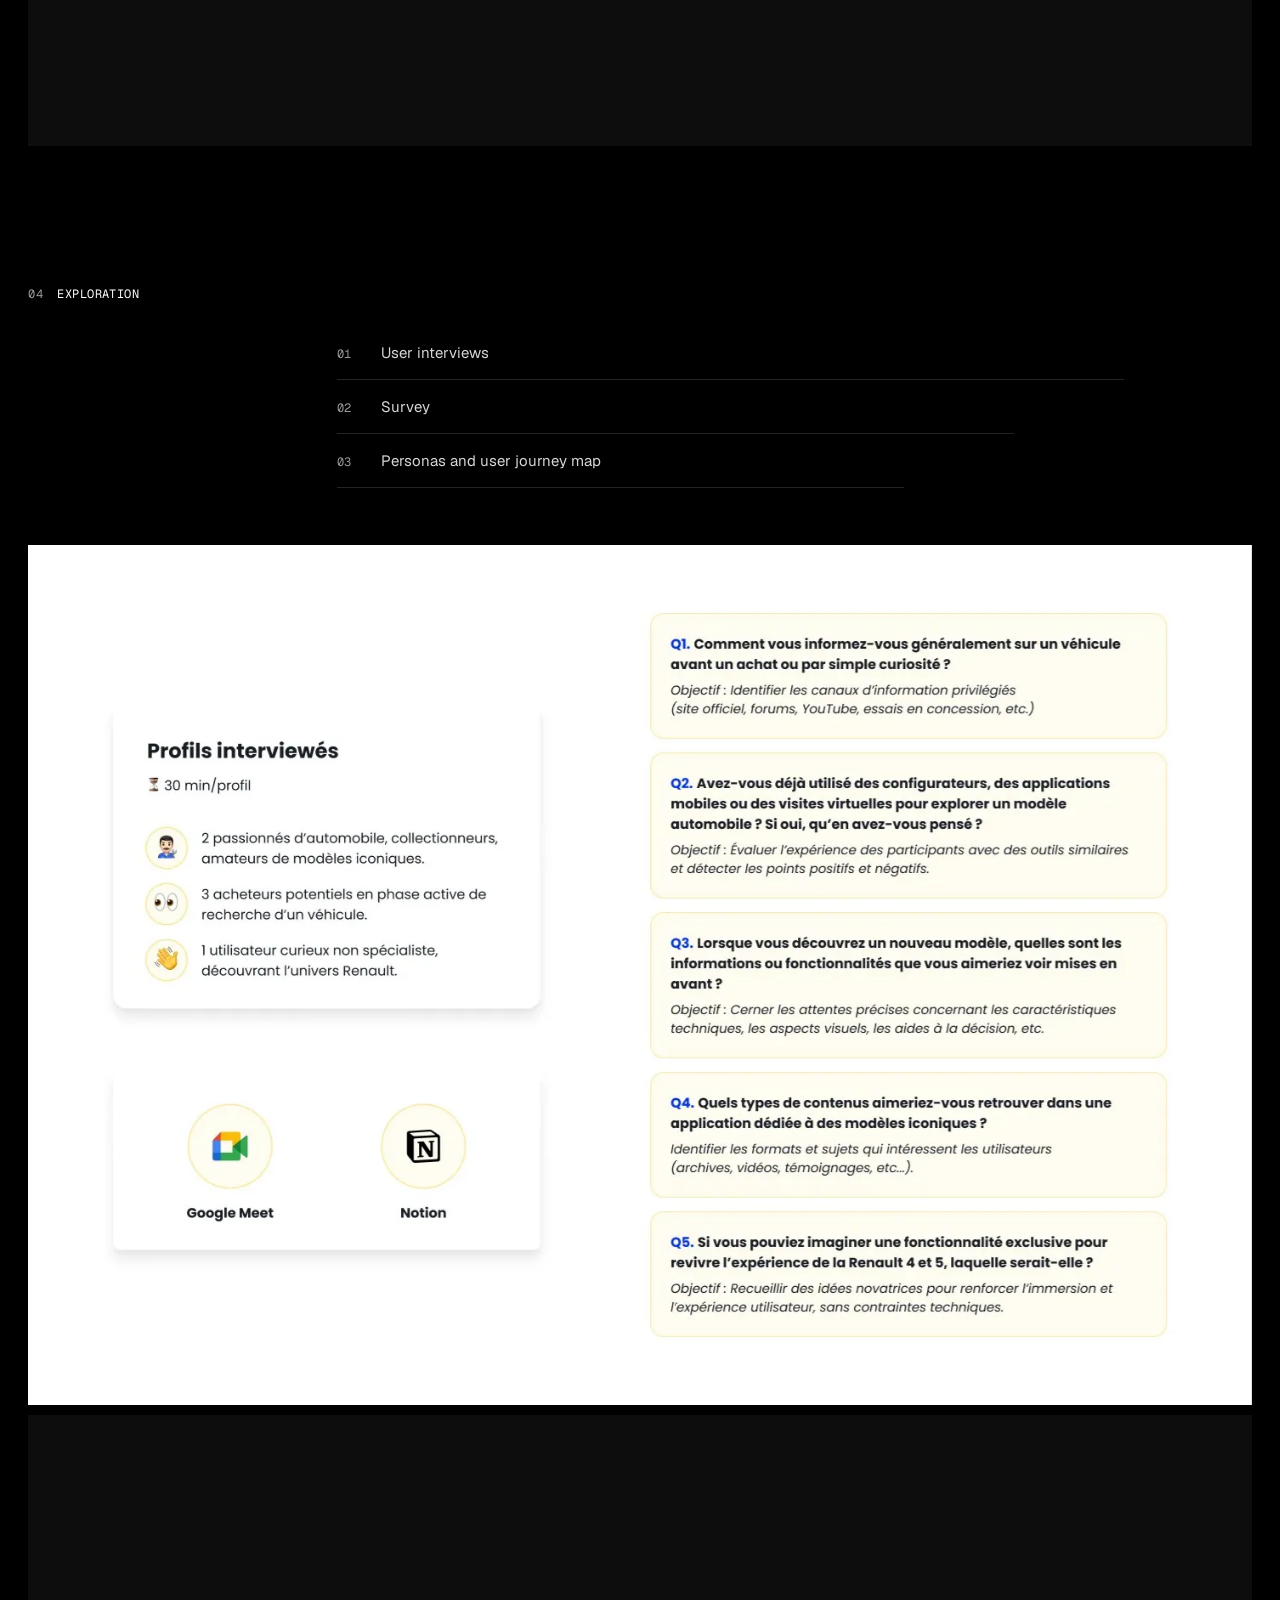
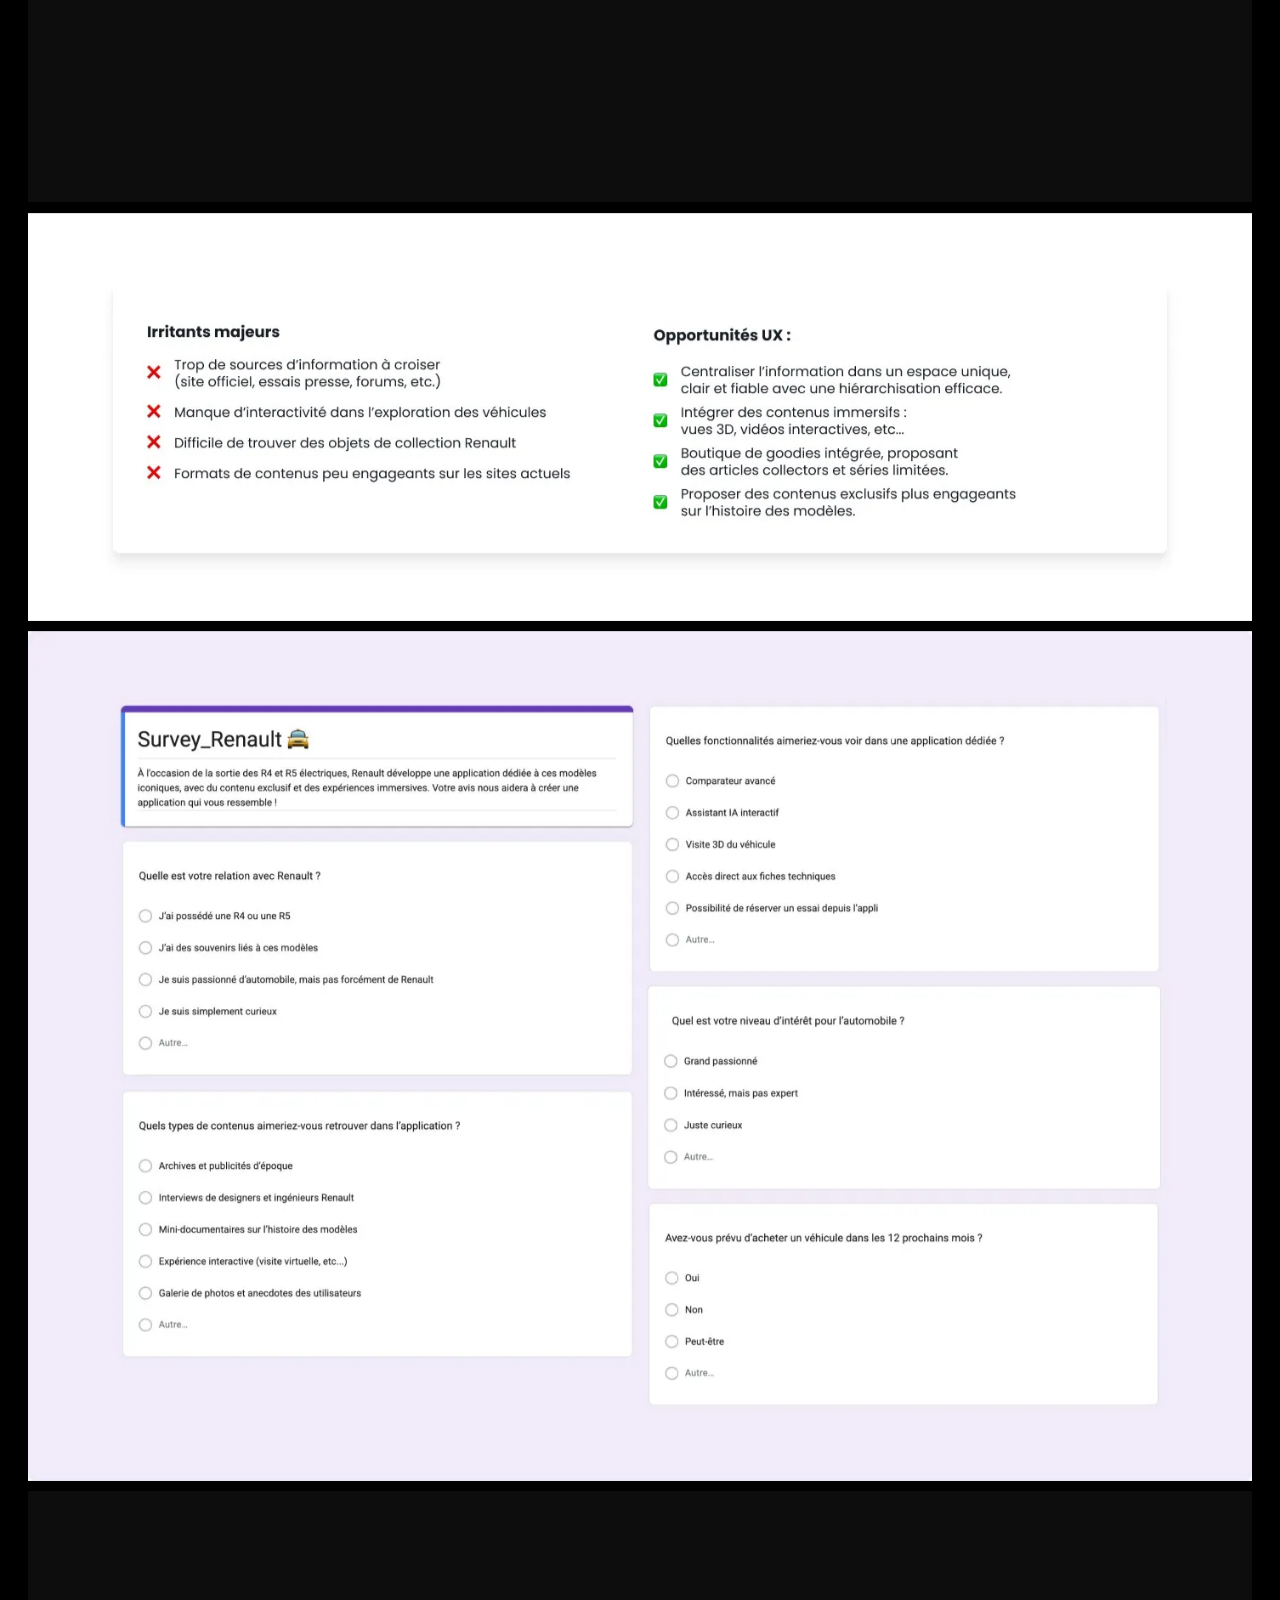
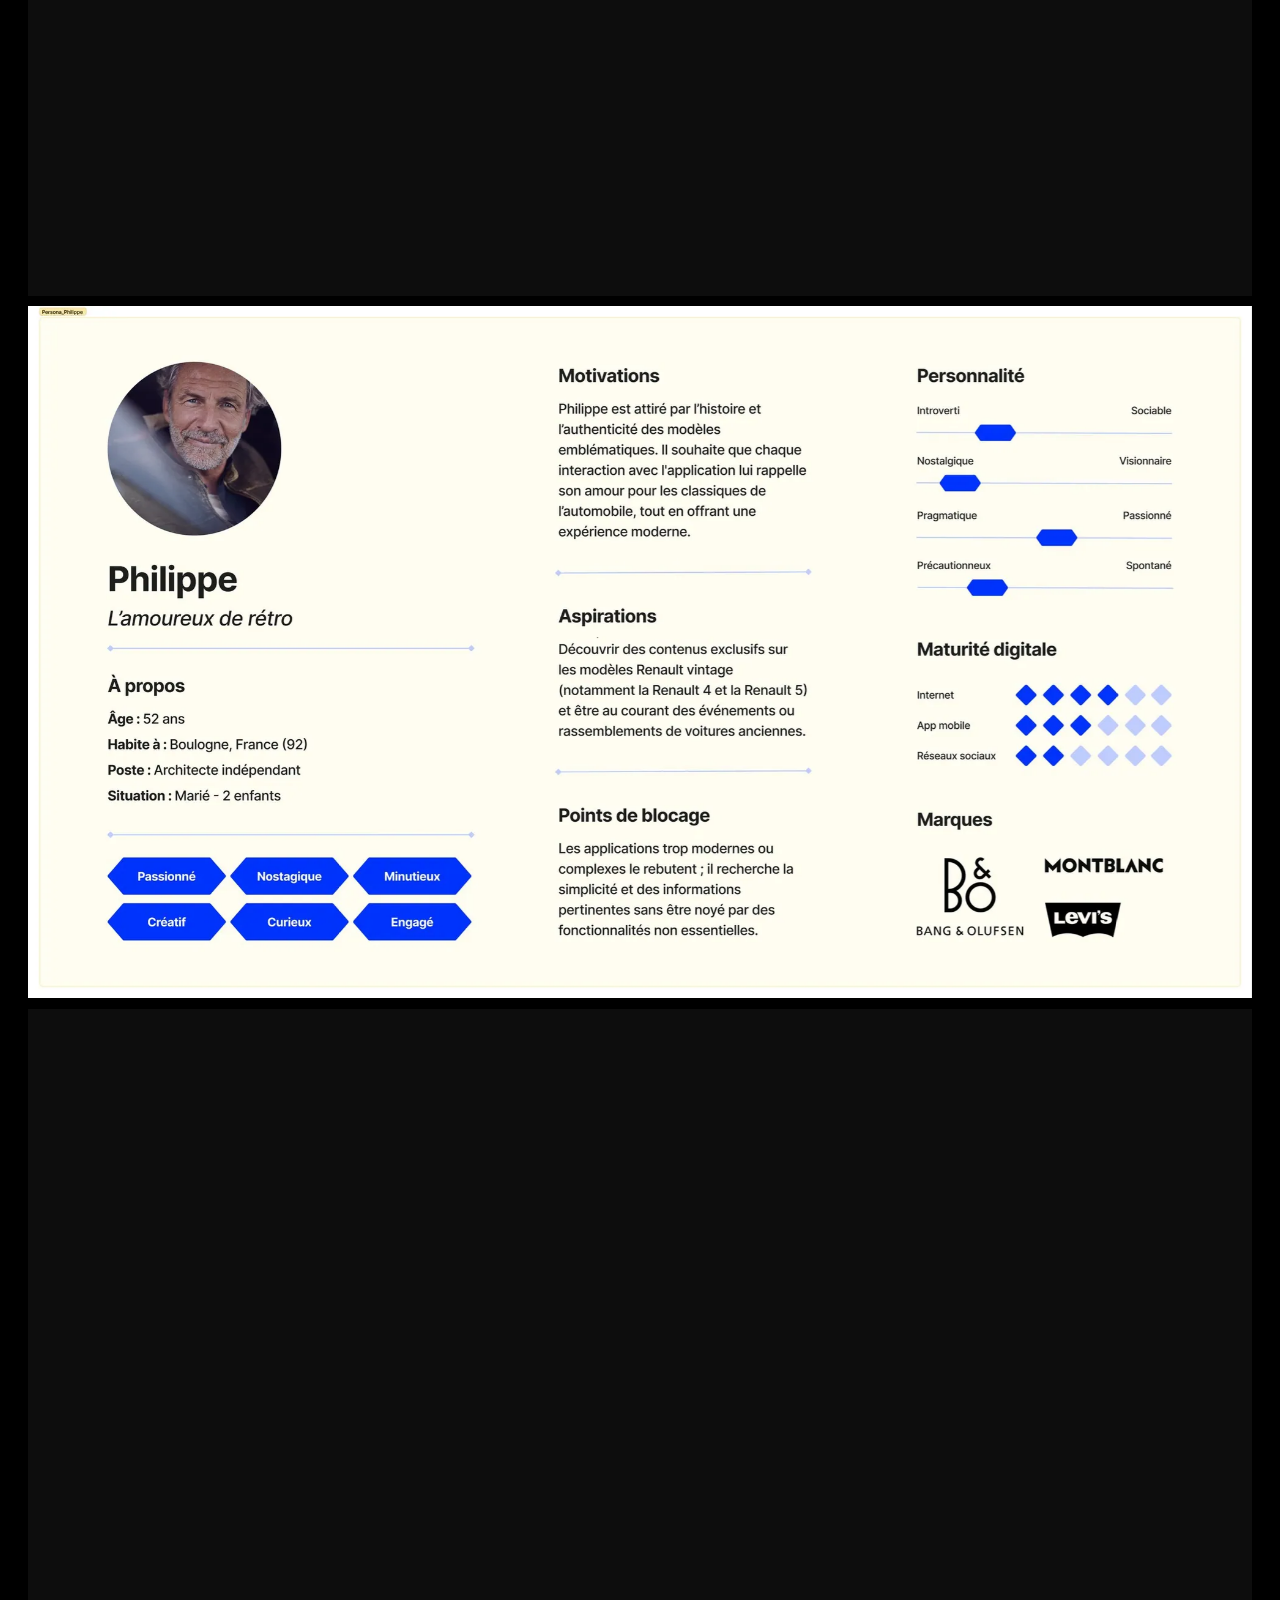
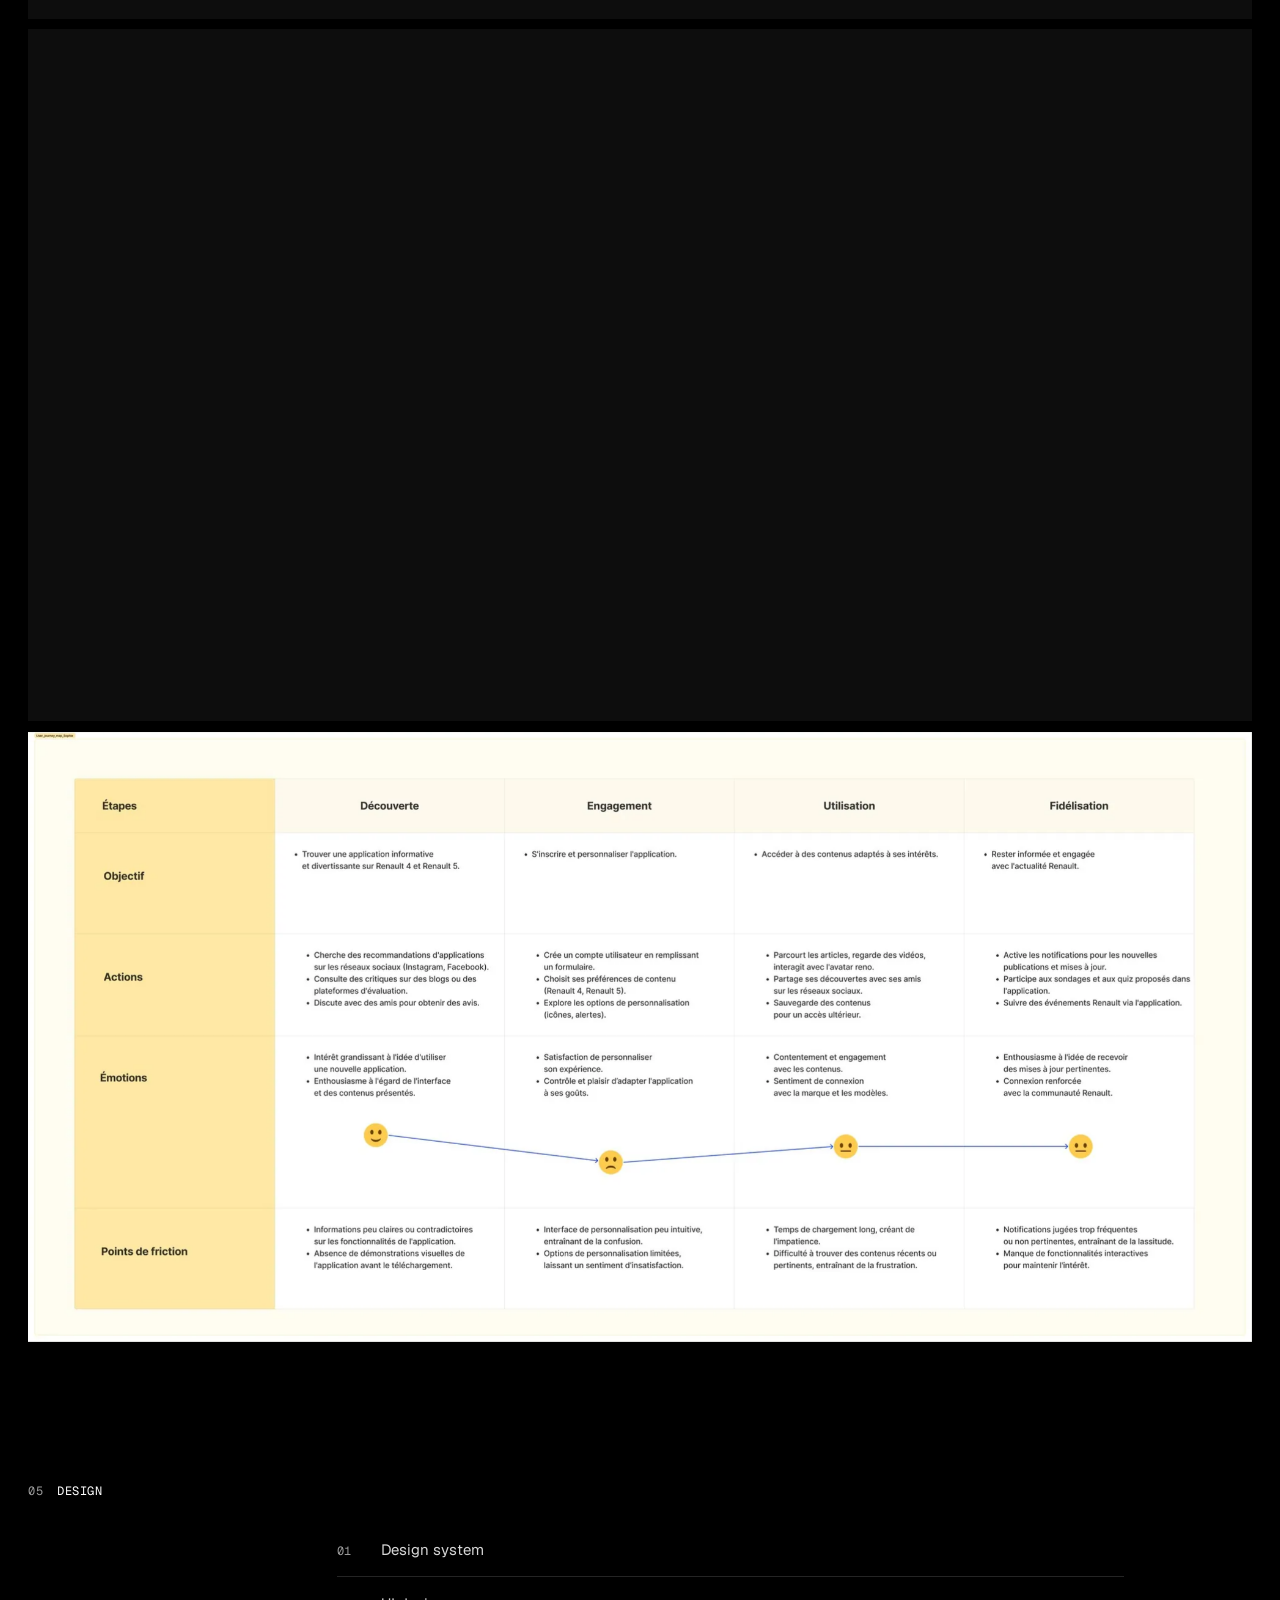
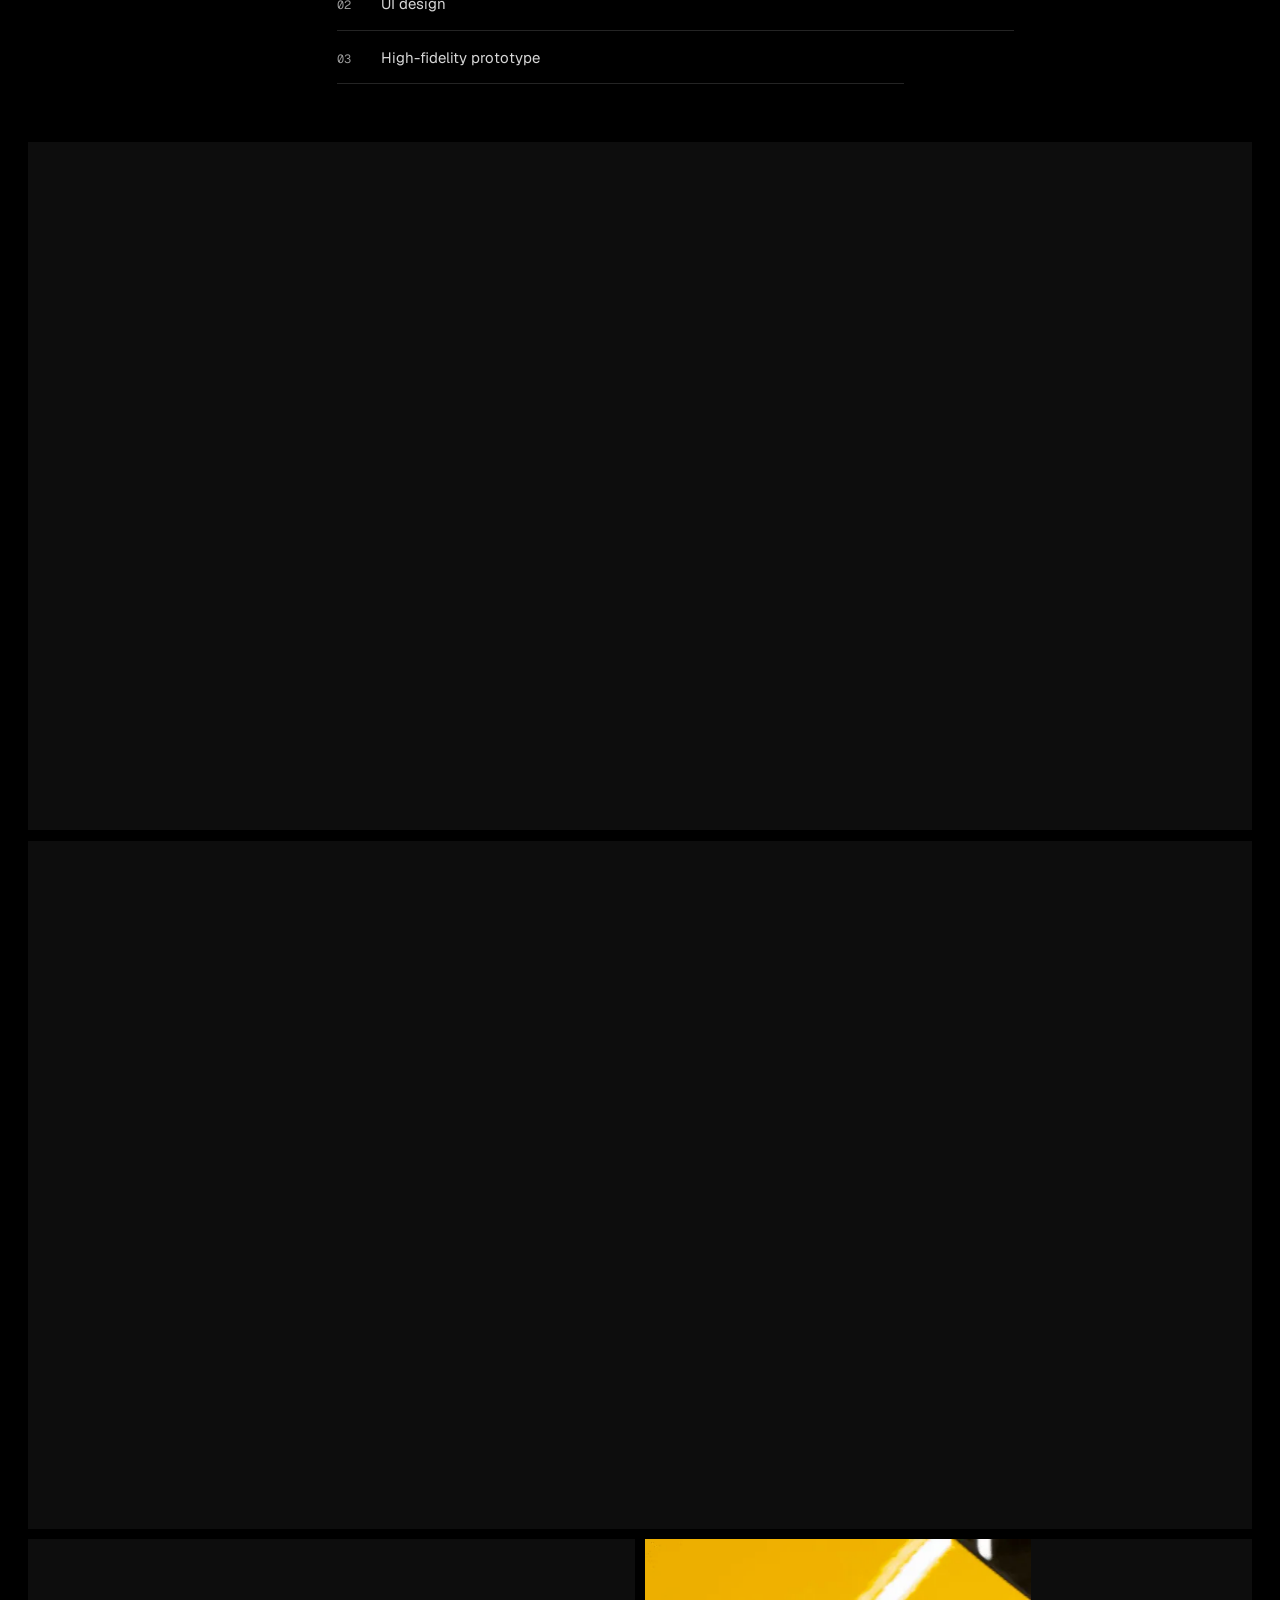
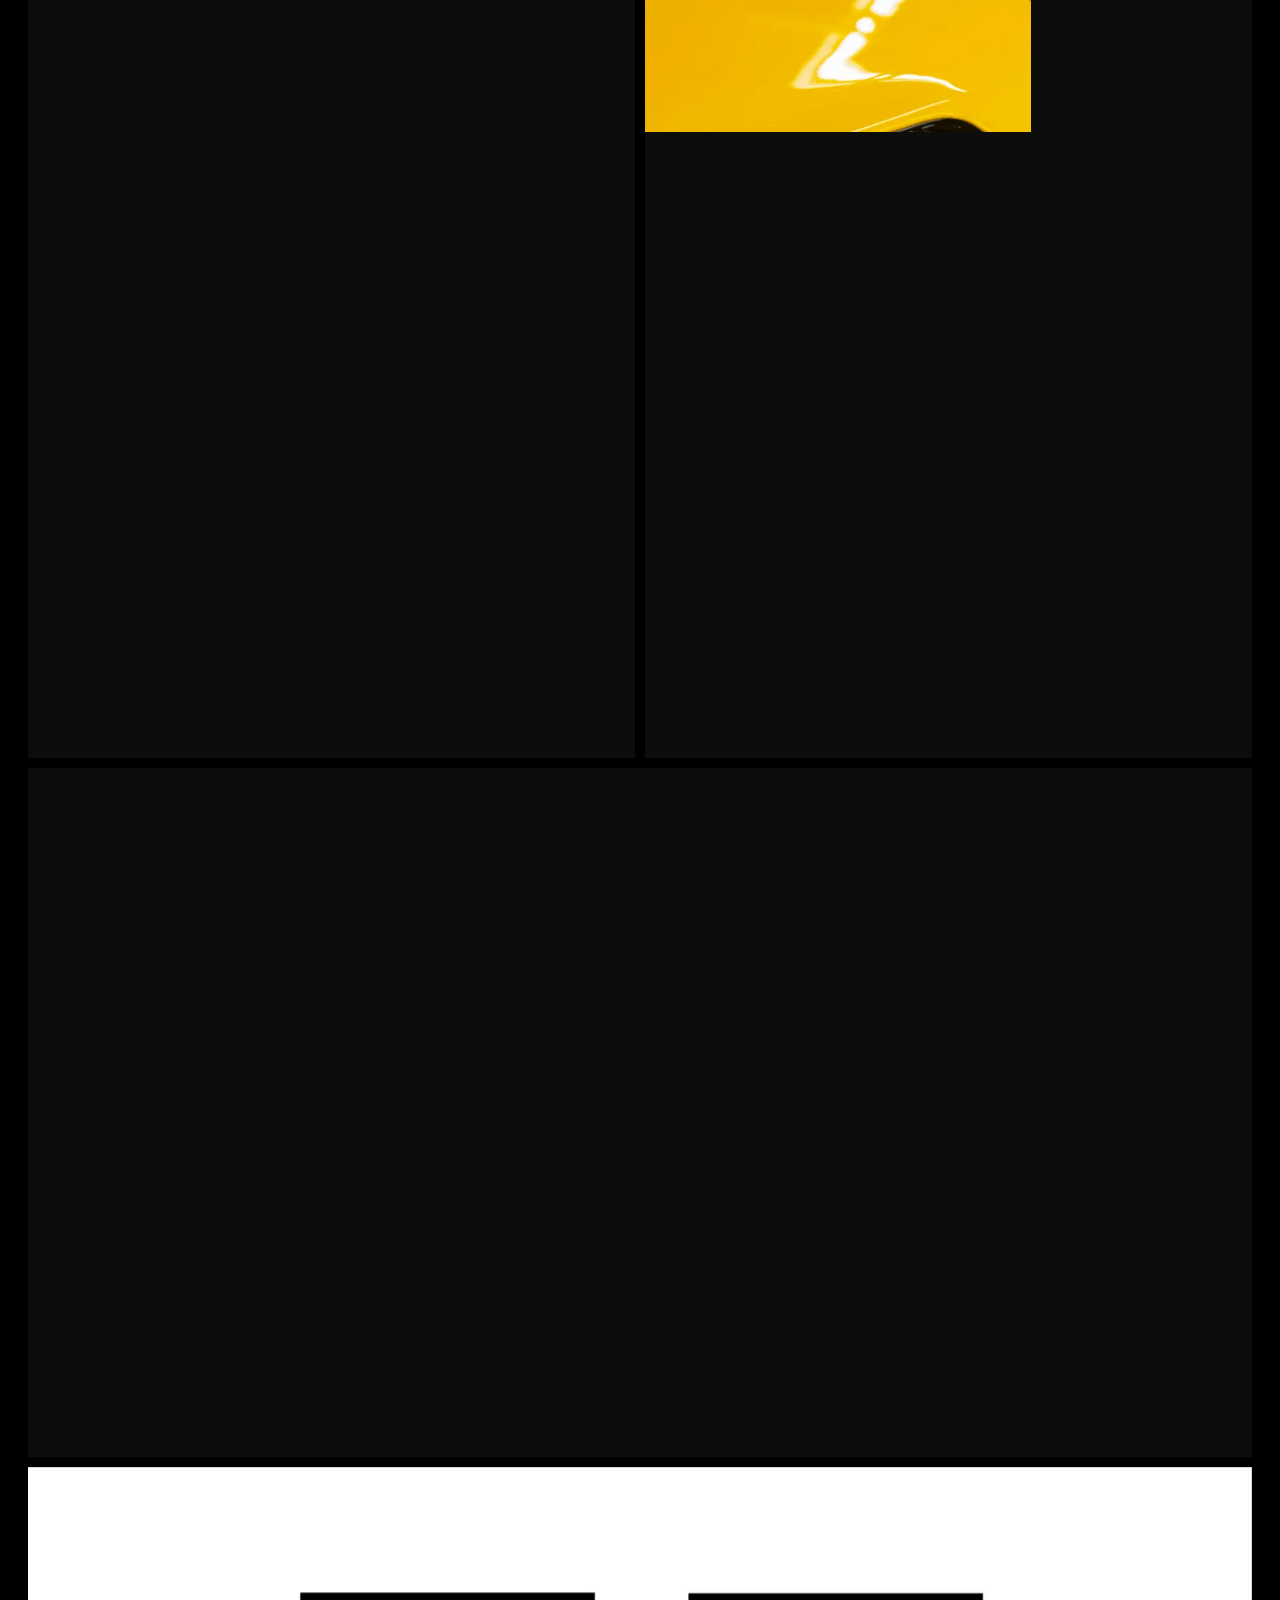
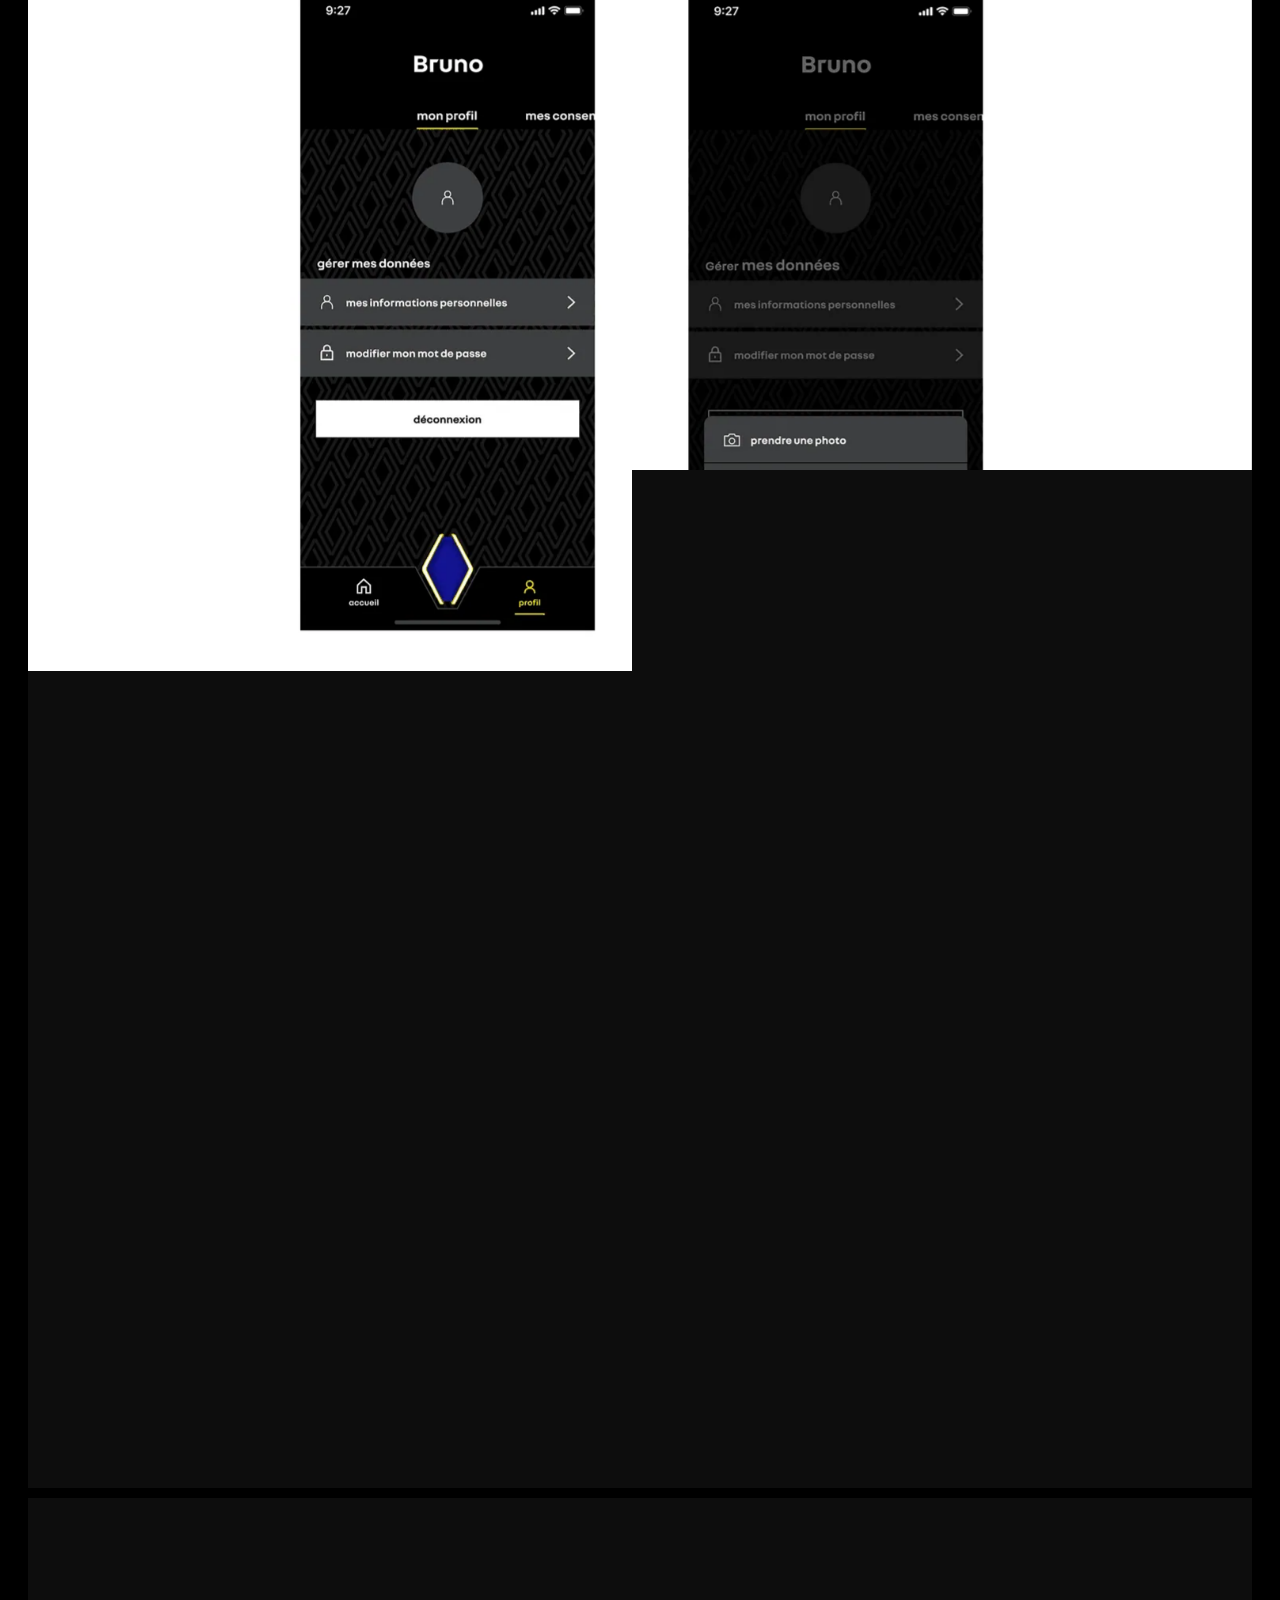
<file: renault.html>
<!DOCTYPE html>
<html lang="en">
<head>
  <meta charset="utf-8">
  <meta name="viewport" content="width=device-width, initial-scale=1">
  <title>Renault・Marjolaine Gutierrez</title>
  <meta name="description" content="Reinventing how people discover Renault’s iconic models">
  <meta property="og:title" content="Renault・Marjolaine Gutierrez">
  <meta property="og:description" content="Reinventing how people discover Renault’s iconic models">
  <meta property="og:image" content="https://marjolainegutierrez.fr/assets/images/renault.webp">
  <link rel="preload" href="assets/fonts/geist.woff2" as="font" type="font/woff2" crossorigin>
  <link rel="icon" href="data:image/svg+xml,%3Csvg xmlns=%22http://www.w3.org/2000/svg%22 viewBox=%220 0 100 100%22%3E%3Ctext y=%22.9em%22 font-size=%2290%22%3E%F0%9F%8C%9A%3C/text%3E%3C/svg%3E">
  <link rel="stylesheet" href="assets/style.css">
</head>
<body id="top" class="page-case">
  <div class="case-grid" aria-hidden="true"><span></span><span></span><span></span><span></span><span></span><span></span><span></span><span></span><span></span><span></span><span></span><span></span></div>

  <header class="site-header wrap">
    <div class="bar">
      <a href="index.html" class="logo gothic">Marjolaine Gutierrez</a>
      <nav class="nav" aria-label="Main navigation">
        <a href="index.html#contact"><span data-roll>Contact</span></a>
      </nav>
    </div>
    <hr class="rule">
  </header>

  <main>
    <section class="case-hero wrap">
      <a class="mono-btn" href="index.html#projets" data-reveal="fade"><span aria-hidden="true">←</span> All works</a>
      <p class="mono-label case-kicker" data-reveal="fade">Case study</p>
      <h1 class="case-title gothic" data-reveal="chars">Renault</h1>
      <p class="case-sub" data-reveal="fade">Reinventing how people discover Renault’s iconic models</p>
      <a class="mono-btn mono-btn--solid case-hero-link" href="https://www.renault.fr/avatar/application-by-reno.html" target="_blank" rel="noopener" data-reveal="fade">Discover the app <span aria-hidden="true">↗</span></a>
      <div class="case-meta" data-reveal="rows"><div class="case-meta-item"><span class="mono-label">Category</span><span class="mono-value">Product Design</span></div><div class="case-meta-item"><span class="mono-label">Client</span><span class="mono-value">Renault</span></div><div class="case-meta-item"><span class="mono-label">Year</span><span class="mono-value">2022</span></div><div class="case-meta-item"><span class="mono-label">Context</span><span class="mono-value">Altavia Disko agency</span></div></div>
    </section>
    <section class="case-cover wrap"><div class="pm-stack"><div class="pm-row pm-1"><figure class="pm" style="--ar:1280/720"><div class="media" data-reveal="image"><video muted loop playsinline preload="none" poster="assets/projects/renault/01.webp" data-src="assets/projects/renault/01.mp4" width="1280" height="720"></video></div></figure></div></div></section>

    <section class="case-sec wrap">
      <div class="case-sec-head">
        <p class="mono-label case-sec-label"><span class="mono-num">01</span>Context</p>
        <div class="case-sec-text"><p class="case-lead" data-lead>The by reno app modernises how people discover Renault’s new iconic models, the Renault 4 and Renault 5, and paves the way for upcoming models. It is part of the brand’s digital transformation and community engagement strategy.</p><p class="case-body" data-reveal="fade">A ChatGPT-based conversational assistant guides each user in real time: vehicles, tech innovations, personalisation options, differences from the historic models.</p></div>
      </div>
      
    </section>

    <section class="case-sec wrap">
      <div class="case-sec-head">
        <p class="mono-label case-sec-label"><span class="mono-num">02</span>The challenge</p>
        <div class="case-sec-text"><p class="case-lead" data-lead>How do you deliver an immersive, engaging car experience while keeping key information quick and easy to reach?</p><p class="mono-label case-items-caption">Goals</p><ol class="case-points" data-reveal="rows"><li><span class="mono-num">01</span><span class="case-item-text">Build engagement around the iconic models and strengthen the brand image.</span></li><li><span class="mono-num">02</span><span class="case-item-text">Immerse users through a rich, interactive digital experience.</span></li><li><span class="mono-num">03</span><span class="case-item-text">Simplify discovery to make understanding and deciding easier.</span></li></ol></div>
      </div>
      
    </section>

    <section class="case-sec wrap">
      <div class="case-sec-head">
        <p class="mono-label case-sec-label"><span class="mono-num">03</span>Expected impact</p>
        <div class="case-sec-text"><ol class="case-points" data-reveal="rows"><li><span class="mono-num">01</span><span class="case-item-text">+30 to +50% time spent in the experience</span></li><li><span class="mono-num">02</span><span class="case-item-text">40 to 60% of users chat with the assistant</span></li><li><span class="mono-num">03</span><span class="case-item-text">+15 to +25% high-intent actions (information, test drive, contact)</span></li></ol></div>
      </div>
      <div class="pm-stack"><div class="pm-row pm-1"><figure class="pm" style="--ar:1920/1080"><div class="media" data-reveal="image"><img src="assets/projects/renault/02.webp" alt="" width="1920" height="1080" loading="lazy" decoding="async"></div></figure></div></div>
    </section>

    <section class="case-sec wrap">
      <div class="case-sec-head">
        <p class="mono-label case-sec-label"><span class="mono-num">04</span>Exploration</p>
        <div class="case-sec-text"><ol class="case-points" data-reveal="rows"><li><span class="mono-num">01</span><span class="case-item-text">User interviews</span></li><li><span class="mono-num">02</span><span class="case-item-text">Survey</span></li><li><span class="mono-num">03</span><span class="case-item-text">Personas and user journey map</span></li></ol></div>
      </div>
      <div class="pm-stack"><div class="pm-row pm-1"><figure class="pm" style="--ar:1440/1012"><div class="media" data-reveal="image"><img src="assets/projects/renault/03.webp" alt="" width="1440" height="1012" loading="lazy" decoding="async"></div></figure></div><div class="pm-row pm-1"><figure class="pm" style="--ar:1464/463"><div class="media" data-reveal="image"><img src="assets/projects/renault/04.webp" alt="" width="1464" height="463" loading="lazy" decoding="async"></div></figure></div><div class="pm-row pm-1"><figure class="pm" style="--ar:1440/480"><div class="media" data-reveal="image"><img src="assets/projects/renault/05.webp" alt="" width="1440" height="480" loading="lazy" decoding="async"></div></figure></div><div class="pm-row pm-1"><figure class="pm" style="--ar:1440/1000"><div class="media" data-reveal="image"><img src="assets/projects/renault/06.webp" alt="" width="1440" height="1000" loading="lazy" decoding="async"></div></figure></div><div class="pm-row pm-1"><figure class="pm" style="--ar:1440/477"><div class="media" data-reveal="image"><img src="assets/projects/renault/07.webp" alt="" width="1440" height="477" loading="lazy" decoding="async"></div></figure></div><div class="pm-row pm-1"><figure class="pm" style="--ar:2000/1131"><div class="media" data-reveal="image"><img src="assets/projects/renault/08.webp" alt="" width="2000" height="1131" loading="lazy" decoding="async"></div></figure></div><div class="pm-row pm-1"><figure class="pm" style="--ar:2000/998"><div class="media" data-reveal="image"><img src="assets/projects/renault/09.webp" alt="" width="2000" height="998" loading="lazy" decoding="async"></div></figure></div><div class="pm-row pm-1"><figure class="pm" style="--ar:2000/1131"><div class="media" data-reveal="image"><img src="assets/projects/renault/10.webp" alt="" width="2000" height="1131" loading="lazy" decoding="async"></div></figure></div><div class="pm-row pm-1"><figure class="pm" style="--ar:2000/998"><div class="media" data-reveal="image"><img src="assets/projects/renault/11.webp" alt="" width="2000" height="998" loading="lazy" decoding="async"></div></figure></div></div>
    </section>

    <section class="case-sec wrap">
      <div class="case-sec-head">
        <p class="mono-label case-sec-label"><span class="mono-num">05</span>Design</p>
        <div class="case-sec-text"><ol class="case-points" data-reveal="rows"><li><span class="mono-num">01</span><span class="case-item-text">Design system</span></li><li><span class="mono-num">02</span><span class="case-item-text">UI design</span></li><li><span class="mono-num">03</span><span class="case-item-text">High-fidelity prototype</span></li></ol></div>
      </div>
      <div class="pm-stack"><div class="pm-row pm-1"><figure class="pm" style="--ar:1920/1080"><div class="media" data-reveal="image"><img src="assets/projects/renault/12.webp" alt="" width="1920" height="1080" loading="lazy" decoding="async"></div></figure></div><div class="pm-row pm-1"><figure class="pm" style="--ar:1920/1080"><div class="media" data-reveal="image"><img src="assets/projects/renault/13.webp" alt="" width="1920" height="1080" loading="lazy" decoding="async"></div></figure></div><div class="pm-row pm-2"><figure class="pm" style="--ar:800/1080"><div class="media" data-reveal="image"><img src="assets/projects/renault/14.webp" alt="" width="800" height="1080" loading="lazy" decoding="async"></div></figure><figure class="pm" style="--ar:800/1080"><div class="media" data-reveal="image"><img src="assets/projects/renault/15.webp" alt="" width="800" height="1080" loading="lazy" decoding="async"></div></figure></div><div class="pm-row pm-1"><figure class="pm" style="--ar:1920/1080"><div class="media" data-reveal="image"><img src="assets/projects/renault/16.webp" alt="" width="1920" height="1080" loading="lazy" decoding="async"></div></figure></div><div class="pm-row pm-1"><figure class="pm" style="--ar:1546/2048"><div class="media" data-reveal="image"><img src="assets/projects/renault/17.webp" alt="" width="1546" height="2048" loading="lazy" decoding="async"></div></figure></div><div class="pm-row pm-1"><figure class="pm" style="--ar:1920/1080"><div class="media" data-reveal="image"><img src="assets/projects/renault/18.webp" alt="" width="1920" height="1080" loading="lazy" decoding="async"></div></figure></div><div class="pm-row pm-1"><figure class="pm" style="--ar:1920/1080"><div class="media" data-reveal="image"><img src="assets/projects/renault/19.webp" alt="" width="1920" height="1080" loading="lazy" decoding="async"></div></figure></div><div class="pm-row pm-1"><figure class="pm" style="--ar:1920/1080"><div class="media" data-reveal="image"><img src="assets/projects/renault/20.webp" alt="" width="1920" height="1080" loading="lazy" decoding="async"></div></figure></div><div class="pm-row pm-1"><figure class="pm" style="--ar:1920/1080"><div class="media" data-reveal="image"><img src="assets/projects/renault/21.webp" alt="" width="1920" height="1080" loading="lazy" decoding="async"></div></figure></div></div>
    </section>

    <section class="case-next">
      <a class="case-next-link wrap" href="joseph-duclos.html">
        <span class="mono-label">Next project</span>
        <span class="case-next-row">
          <span class="case-next-name gothic">Joseph Duclos</span>
          <span class="case-next-arrow" aria-hidden="true">→</span>
        </span>
        <span class="case-next-preview media" aria-hidden="true">
          <video muted loop playsinline preload="none" poster="assets/images/joseph-duclos.webp" data-src="assets/videos/joseph-duclos.mp4"></video>
        </span>
      </a>
    </section>
  </main>

  <footer class="wrap">
    <div class="back-top-row" data-reveal="fade">
      <button class="pill" type="button" data-top><span data-roll>Back to top</span></button>
    </div>
    <hr class="rule">
    <a class="footer-big" href="https://www.linkedin.com/in/marjolaine-gutierrez-75636482/" target="_blank" rel="noopener">
      <span class="fit gothic" data-reveal="chars">Linkedin</span>
    </a>
  </footer>

  <script src="assets/lenis.min.js"></script>
  <script src="assets/main.js"></script>
</body>
</html>
</file>
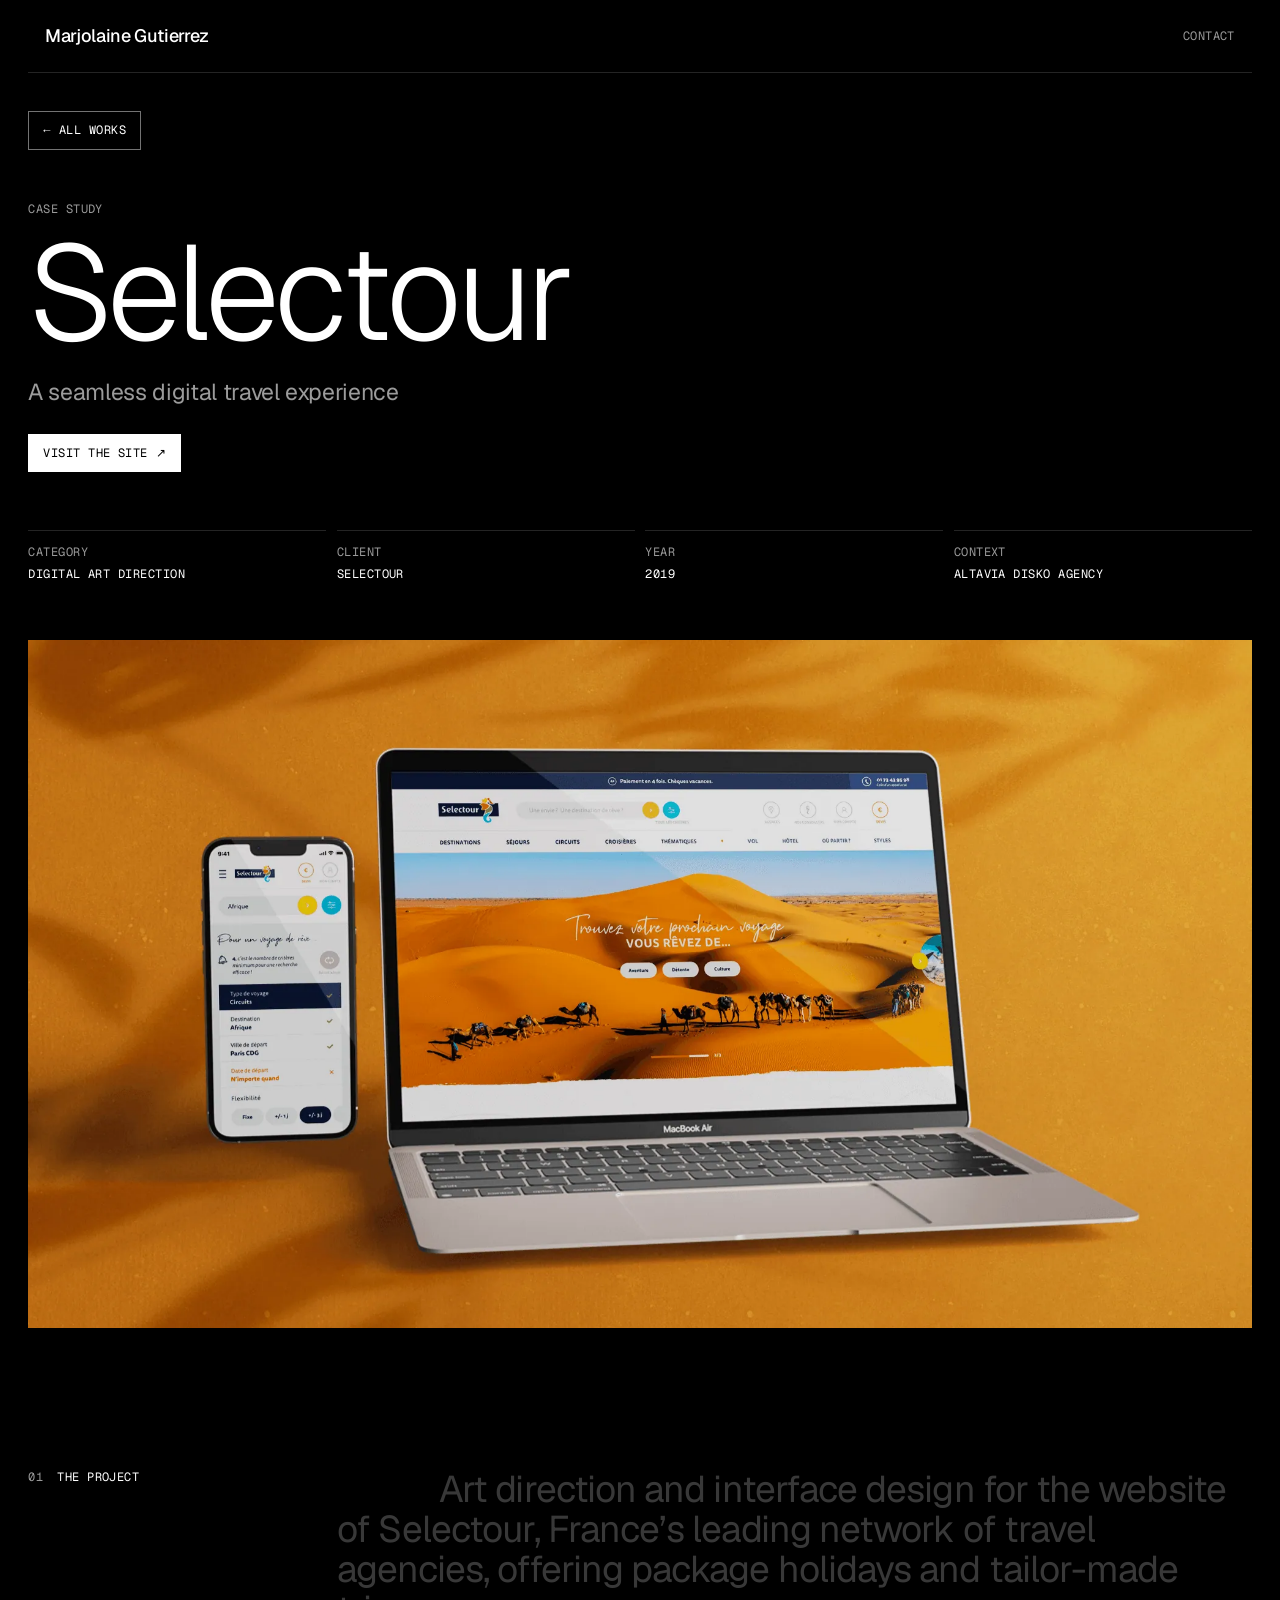
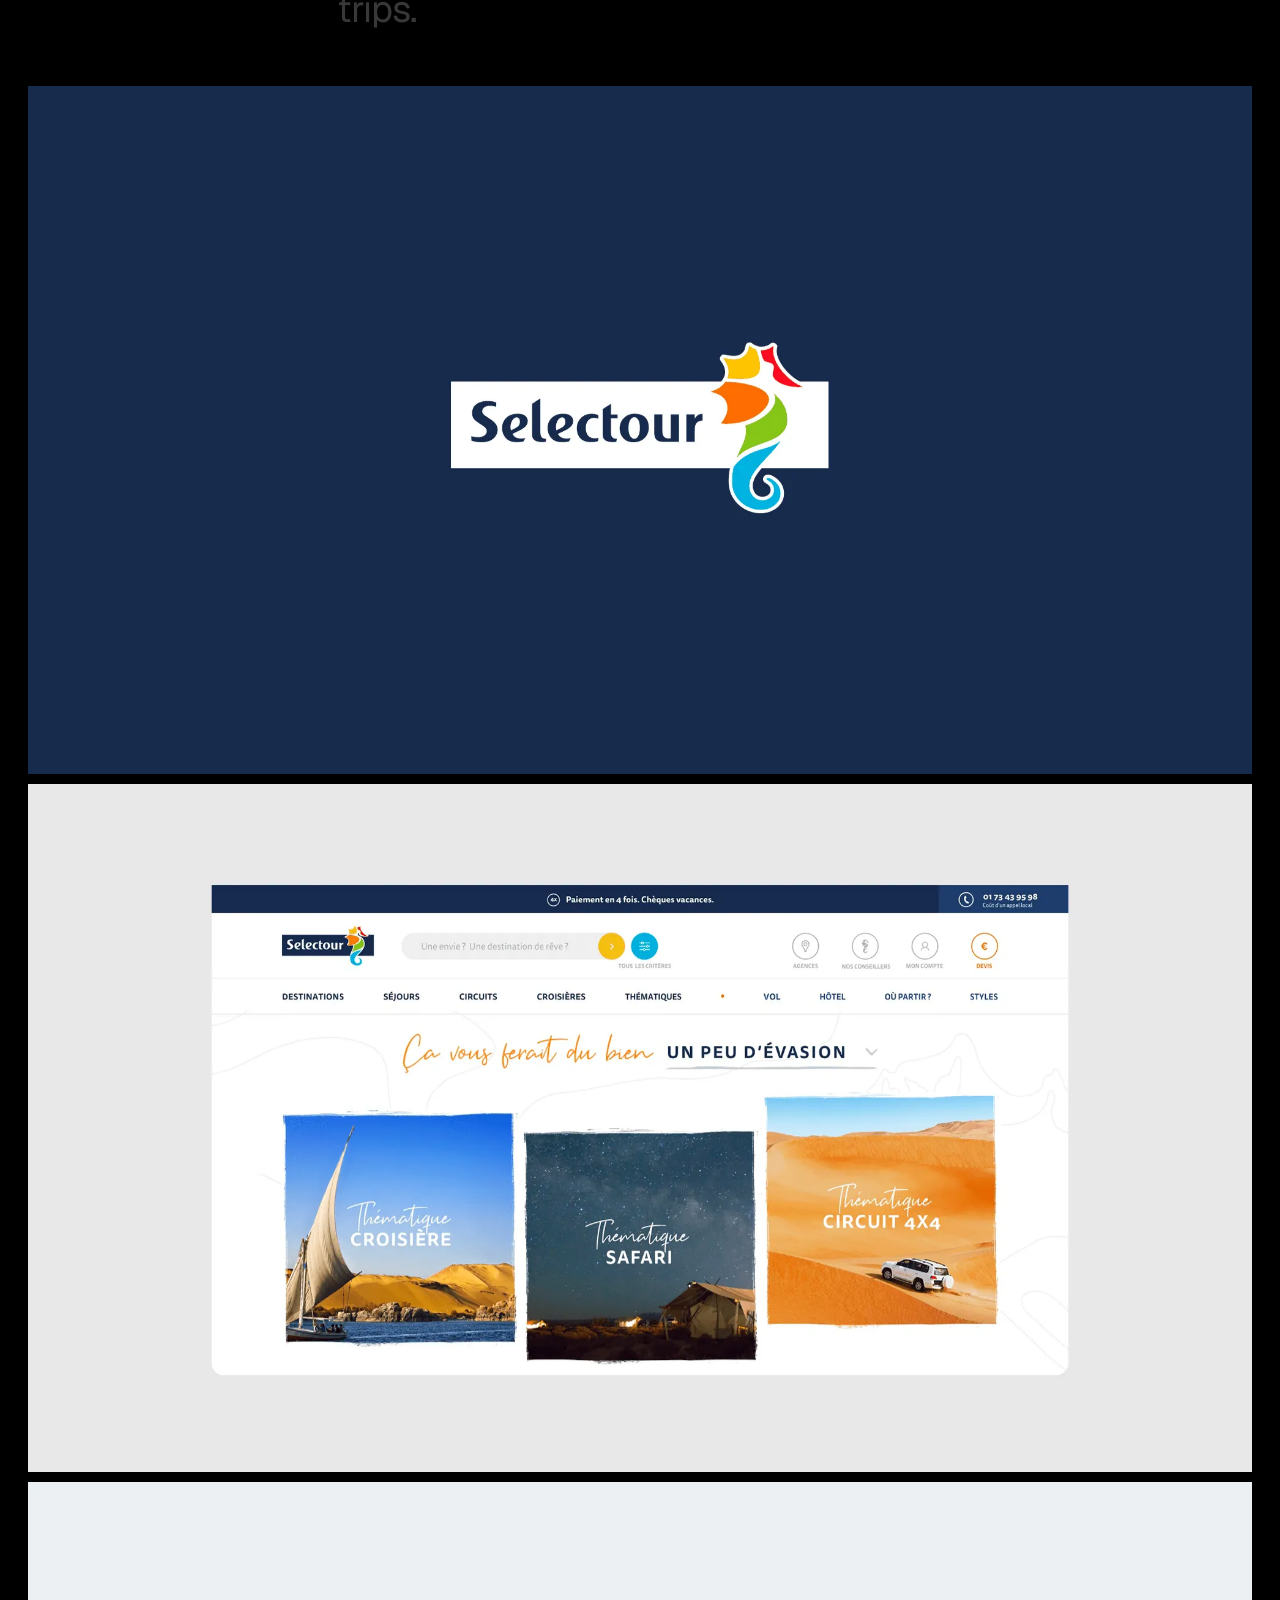
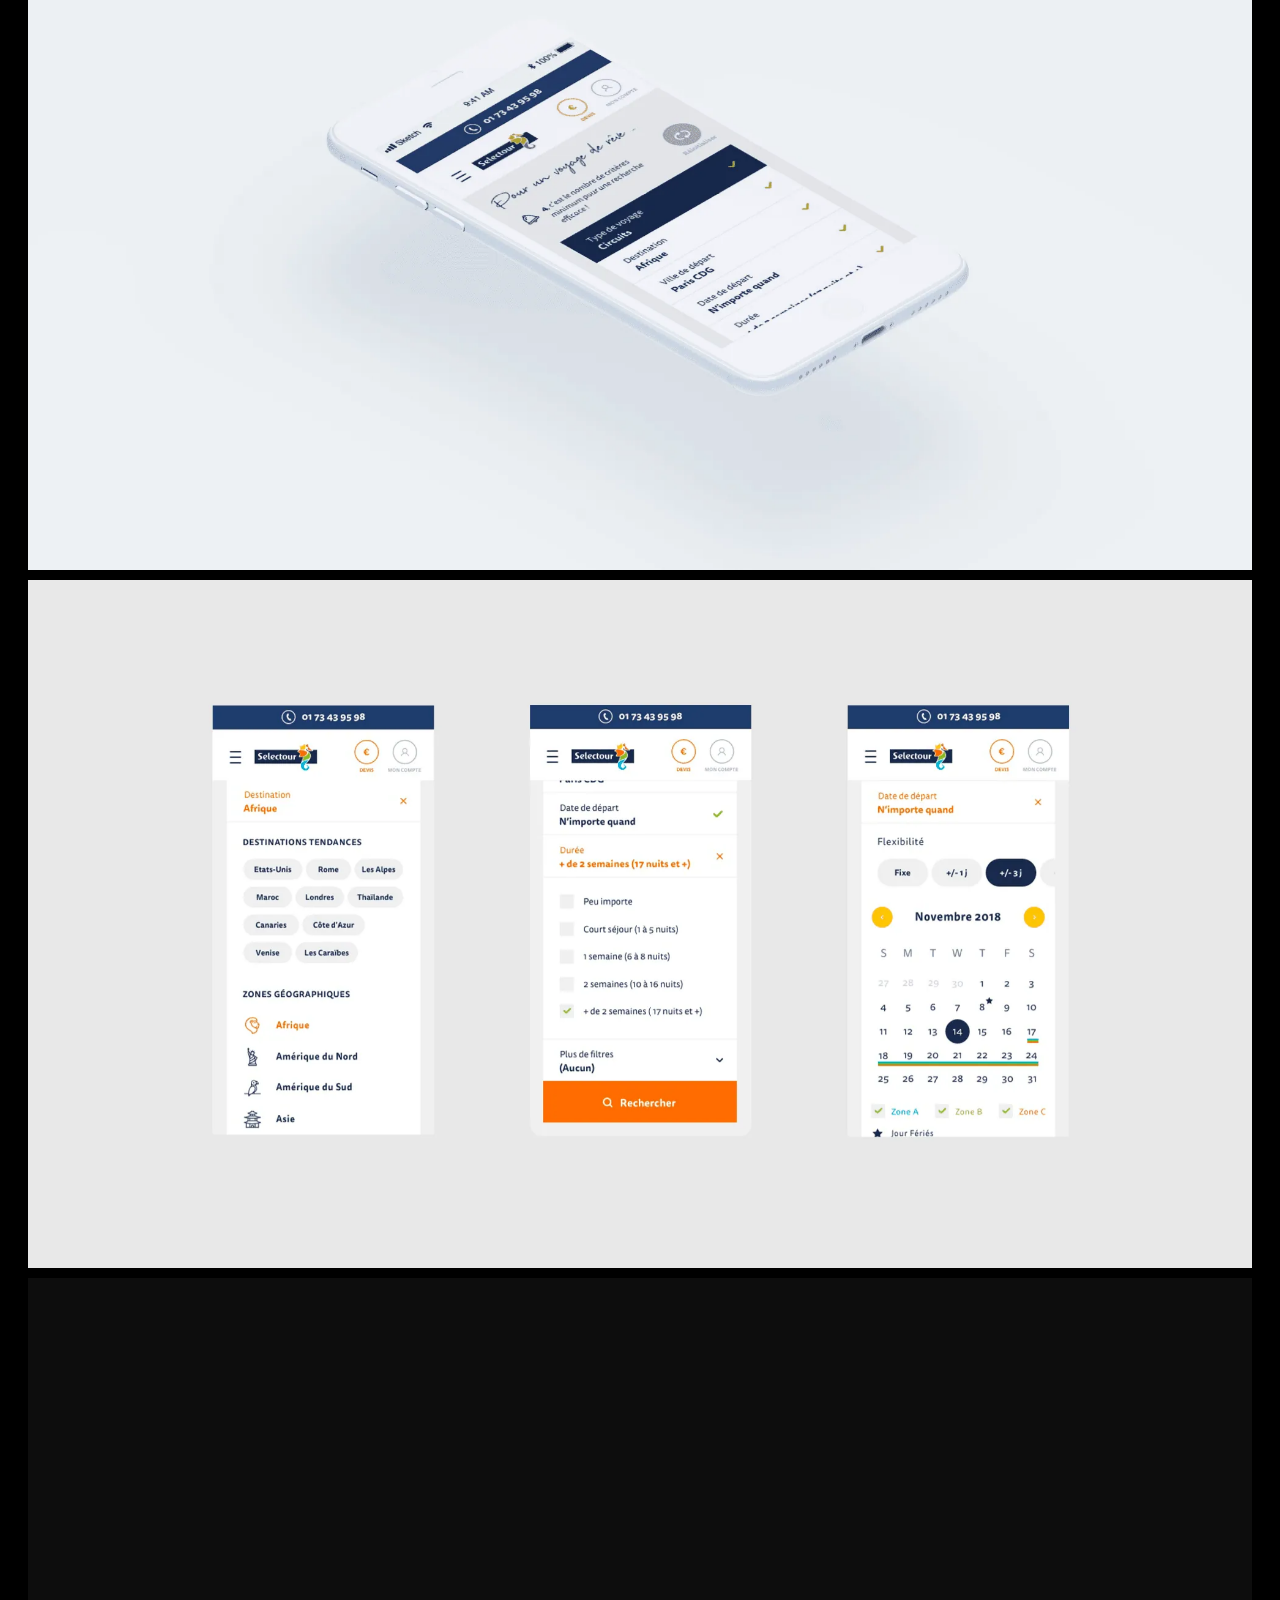
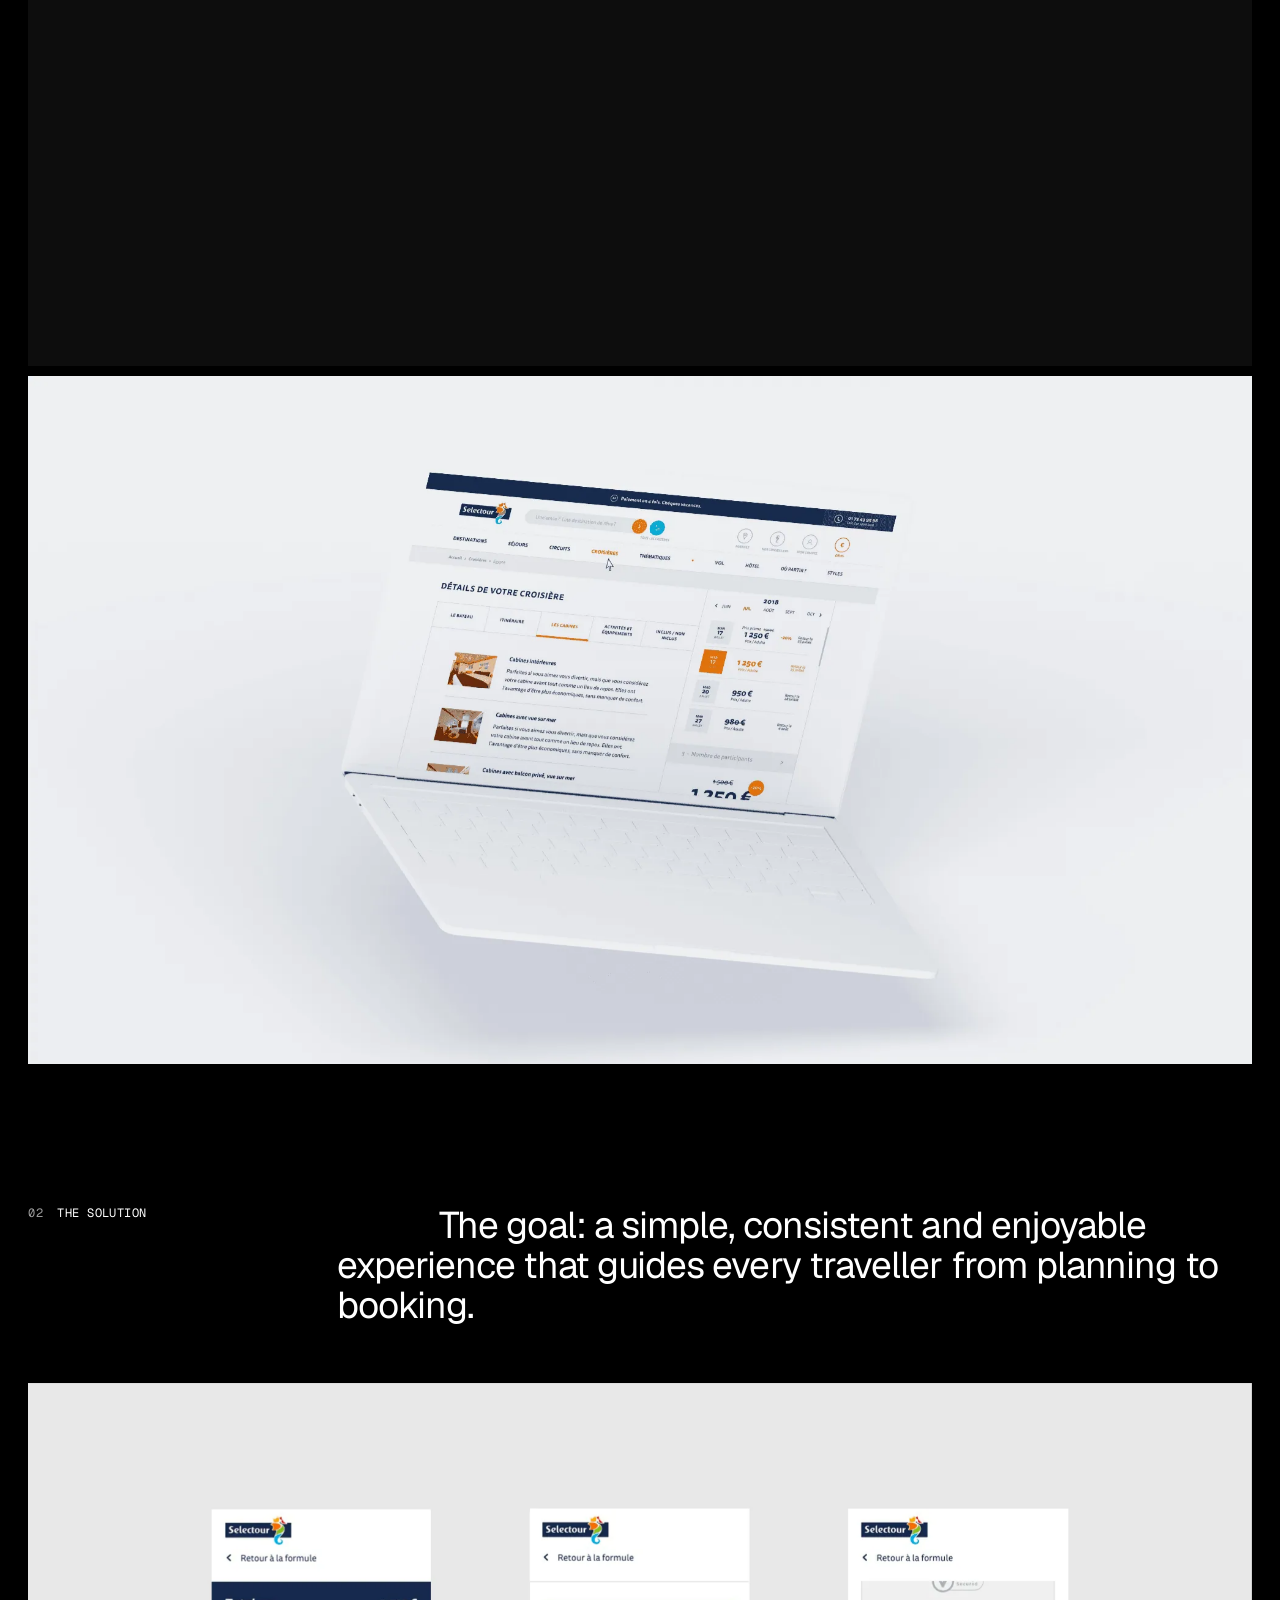
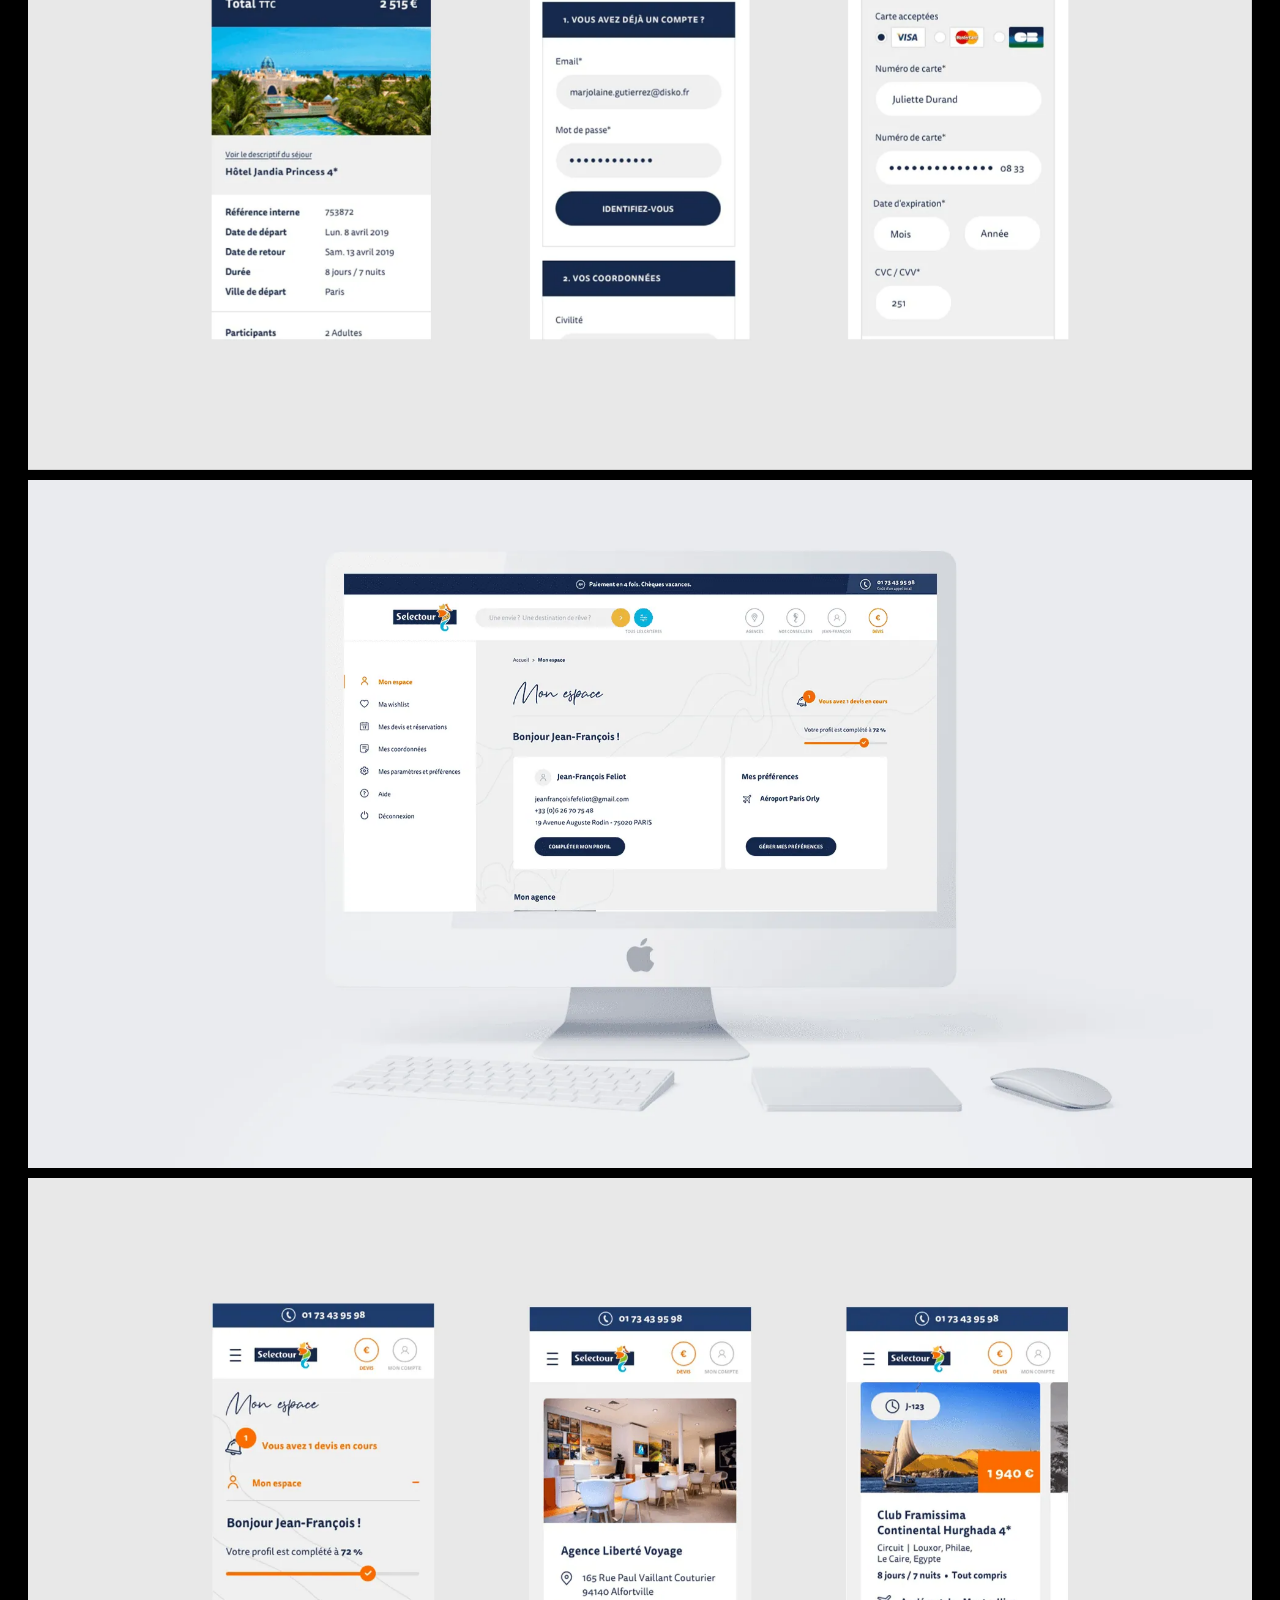
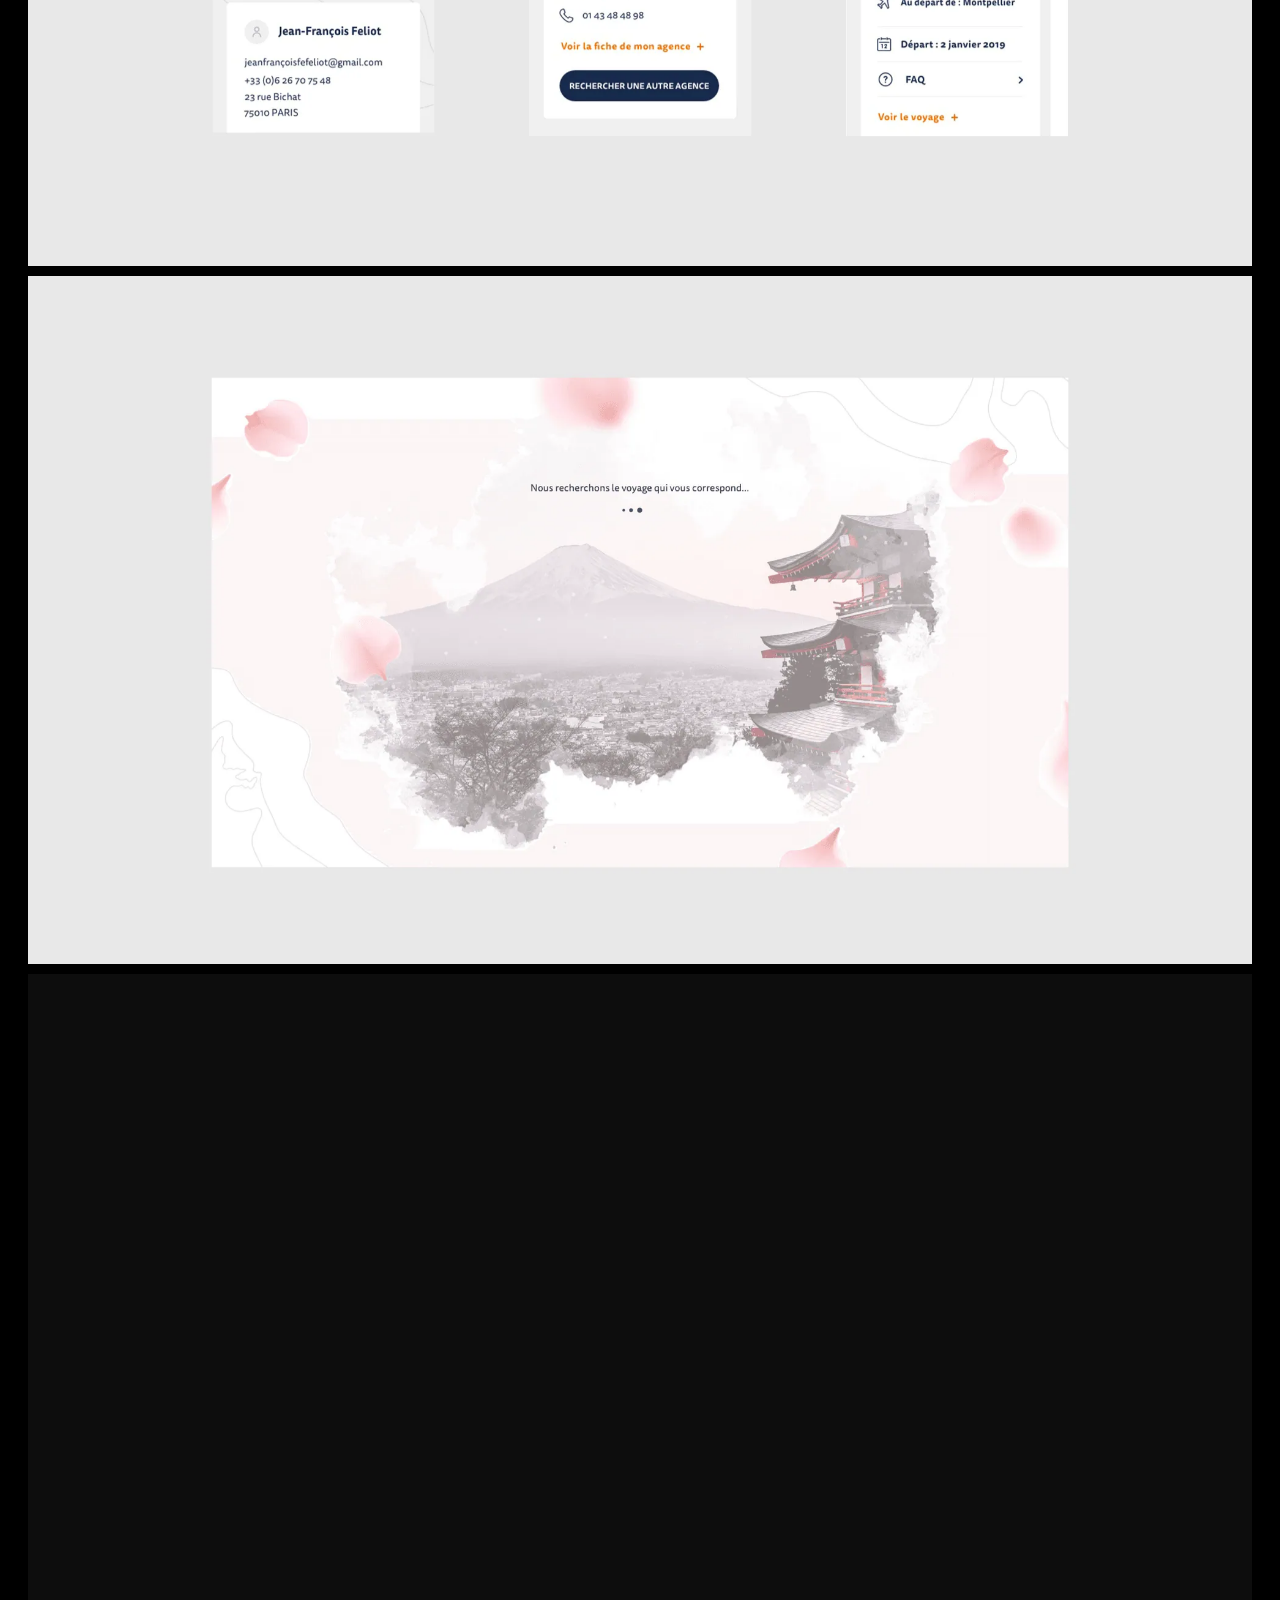
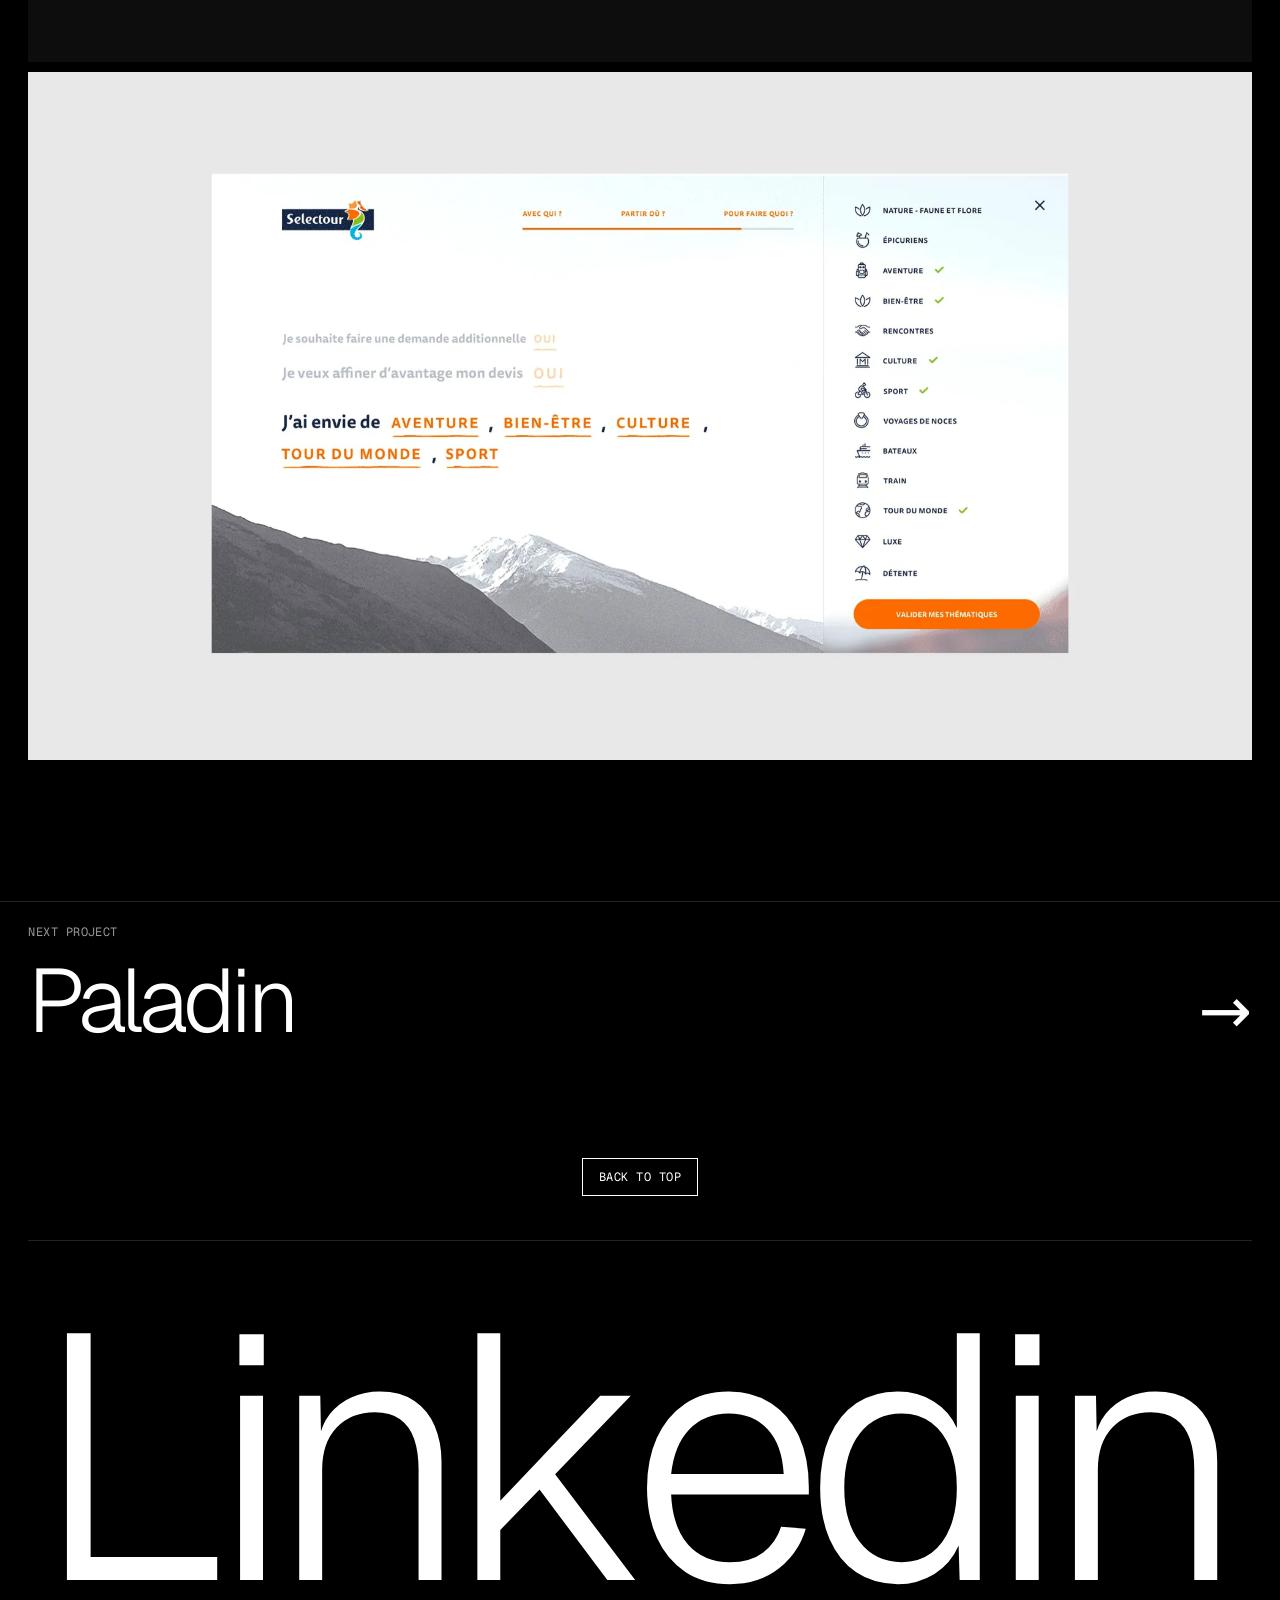
<file: selectour.html>
<!DOCTYPE html>
<html lang="en">
<head>
  <meta charset="utf-8">
  <meta name="viewport" content="width=device-width, initial-scale=1">
  <title>Selectour・Marjolaine Gutierrez</title>
  <meta name="description" content="A seamless digital travel experience">
  <meta property="og:title" content="Selectour・Marjolaine Gutierrez">
  <meta property="og:description" content="A seamless digital travel experience">
  <meta property="og:image" content="https://marjolainegutierrez.fr/assets/images/selectour.webp">
  <link rel="preload" href="assets/fonts/geist.woff2" as="font" type="font/woff2" crossorigin>
  <link rel="icon" href="data:image/svg+xml,%3Csvg xmlns=%22http://www.w3.org/2000/svg%22 viewBox=%220 0 100 100%22%3E%3Ctext y=%22.9em%22 font-size=%2290%22%3E%F0%9F%8C%9A%3C/text%3E%3C/svg%3E">
  <link rel="stylesheet" href="assets/style.css">
</head>
<body id="top" class="page-case">
  <div class="case-grid" aria-hidden="true"><span></span><span></span><span></span><span></span><span></span><span></span><span></span><span></span><span></span><span></span><span></span><span></span></div>

  <header class="site-header wrap">
    <div class="bar">
      <a href="index.html" class="logo gothic">Marjolaine Gutierrez</a>
      <nav class="nav" aria-label="Main navigation">
        <a href="index.html#contact"><span data-roll>Contact</span></a>
      </nav>
    </div>
    <hr class="rule">
  </header>

  <main>
    <section class="case-hero wrap">
      <a class="mono-btn" href="index.html#projets" data-reveal="fade"><span aria-hidden="true">←</span> All works</a>
      <p class="mono-label case-kicker" data-reveal="fade">Case study</p>
      <h1 class="case-title gothic" data-reveal="chars">Selectour</h1>
      <p class="case-sub" data-reveal="fade">A seamless digital travel experience</p>
      <a class="mono-btn mono-btn--solid case-hero-link" href="https://www.selectour.com/" target="_blank" rel="noopener" data-reveal="fade">Visit the site <span aria-hidden="true">↗</span></a>
      <div class="case-meta" data-reveal="rows"><div class="case-meta-item"><span class="mono-label">Category</span><span class="mono-value">Digital art direction</span></div><div class="case-meta-item"><span class="mono-label">Client</span><span class="mono-value">Selectour</span></div><div class="case-meta-item"><span class="mono-label">Year</span><span class="mono-value">2019</span></div><div class="case-meta-item"><span class="mono-label">Context</span><span class="mono-value">Altavia Disko agency</span></div></div>
    </section>
    <section class="case-cover wrap"><div class="pm-stack"><div class="pm-row pm-1"><figure class="pm" style="--ar:2000/1124"><div class="media" data-reveal="image"><img src="assets/projects/selectour/01.webp" alt="" width="2000" height="1124" loading="lazy" decoding="async"></div></figure></div></div></section>

    <section class="case-sec wrap">
      <div class="case-sec-head">
        <p class="mono-label case-sec-label"><span class="mono-num">01</span>The project</p>
        <div class="case-sec-text"><p class="case-lead" data-lead>Art direction and interface design for the website of Selectour, France’s leading network of travel agencies, offering package holidays and tailor-made trips.</p></div>
      </div>
      <div class="pm-stack"><div class="pm-row pm-1"><figure class="pm" style="--ar:2000/1124"><div class="media" data-reveal="image"><img src="assets/projects/selectour/02.webp" alt="" width="2000" height="1124" loading="lazy" decoding="async"></div></figure></div><div class="pm-row pm-1"><figure class="pm" style="--ar:2000/1124"><div class="media" data-reveal="image"><img src="assets/projects/selectour/03.webp" alt="" width="2000" height="1124" loading="lazy" decoding="async"></div></figure></div><div class="pm-row pm-1"><figure class="pm" style="--ar:2000/1124"><div class="media" data-reveal="image"><img src="assets/projects/selectour/04.webp" alt="" width="2000" height="1124" loading="lazy" decoding="async"></div></figure></div><div class="pm-row pm-1"><figure class="pm" style="--ar:2000/1124"><div class="media" data-reveal="image"><img src="assets/projects/selectour/05.webp" alt="" width="2000" height="1124" loading="lazy" decoding="async"></div></figure></div><div class="pm-row pm-1"><figure class="pm" style="--ar:2000/1124"><div class="media" data-reveal="image"><img src="assets/projects/selectour/06.webp" alt="" width="2000" height="1124" loading="lazy" decoding="async"></div></figure></div><div class="pm-row pm-1"><figure class="pm" style="--ar:2000/1124"><div class="media" data-reveal="image"><img src="assets/projects/selectour/07.webp" alt="" width="2000" height="1124" loading="lazy" decoding="async"></div></figure></div></div>
    </section>

    <section class="case-sec wrap">
      <div class="case-sec-head">
        <p class="mono-label case-sec-label"><span class="mono-num">02</span>The solution</p>
        <div class="case-sec-text"><p class="case-lead" data-lead>The goal: a simple, consistent and enjoyable experience that guides every traveller from planning to booking.</p></div>
      </div>
      <div class="pm-stack"><div class="pm-row pm-1"><figure class="pm" style="--ar:2000/1124"><div class="media" data-reveal="image"><img src="assets/projects/selectour/08.webp" alt="" width="2000" height="1124" loading="lazy" decoding="async"></div></figure></div><div class="pm-row pm-1"><figure class="pm" style="--ar:2000/1124"><div class="media" data-reveal="image"><img src="assets/projects/selectour/09.webp" alt="" width="2000" height="1124" loading="lazy" decoding="async"></div></figure></div><div class="pm-row pm-1"><figure class="pm" style="--ar:2000/1124"><div class="media" data-reveal="image"><img src="assets/projects/selectour/10.webp" alt="" width="2000" height="1124" loading="lazy" decoding="async"></div></figure></div><div class="pm-row pm-1"><figure class="pm" style="--ar:2000/1124"><div class="media" data-reveal="image"><img src="assets/projects/selectour/11.webp" alt="" width="2000" height="1124" loading="lazy" decoding="async"></div></figure></div><div class="pm-row pm-1"><figure class="pm" style="--ar:2000/1124"><div class="media" data-reveal="image"><img src="assets/projects/selectour/12.webp" alt="" width="2000" height="1124" loading="lazy" decoding="async"></div></figure></div><div class="pm-row pm-1"><figure class="pm" style="--ar:2000/1124"><div class="media" data-reveal="image"><img src="assets/projects/selectour/13.webp" alt="" width="2000" height="1124" loading="lazy" decoding="async"></div></figure></div></div>
    </section>

    <section class="case-next">
      <a class="case-next-link wrap" href="paladin.html">
        <span class="mono-label">Next project</span>
        <span class="case-next-row">
          <span class="case-next-name gothic">Paladin</span>
          <span class="case-next-arrow" aria-hidden="true">→</span>
        </span>
        <span class="case-next-preview media" aria-hidden="true">
          <video muted loop playsinline preload="none" poster="assets/images/paladin-cover.svg"></video>
        </span>
      </a>
    </section>
  </main>

  <footer class="wrap">
    <div class="back-top-row" data-reveal="fade">
      <button class="pill" type="button" data-top><span data-roll>Back to top</span></button>
    </div>
    <hr class="rule">
    <a class="footer-big" href="https://www.linkedin.com/in/marjolaine-gutierrez-75636482/" target="_blank" rel="noopener">
      <span class="fit gothic" data-reveal="chars">Linkedin</span>
    </a>
  </footer>

  <script src="assets/lenis.min.js"></script>
  <script src="assets/main.js"></script>
</body>
</html>
</file>
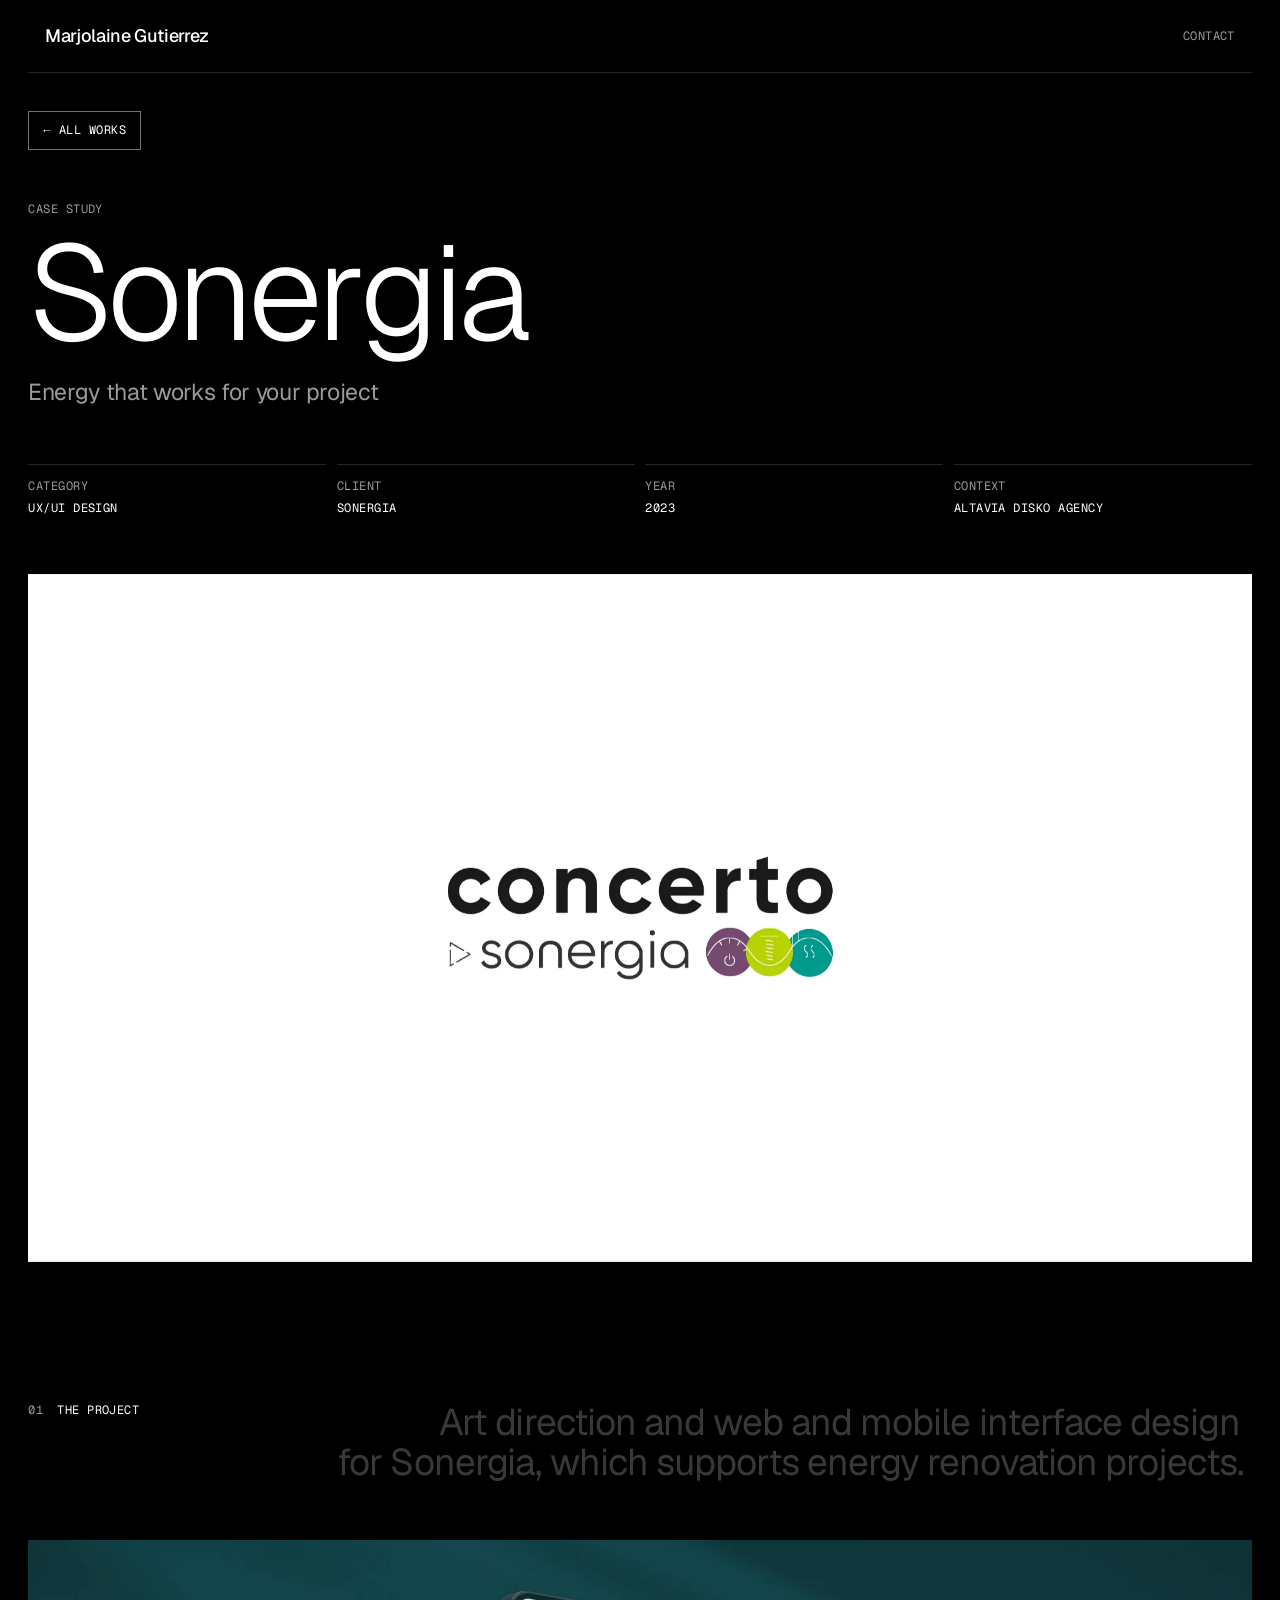
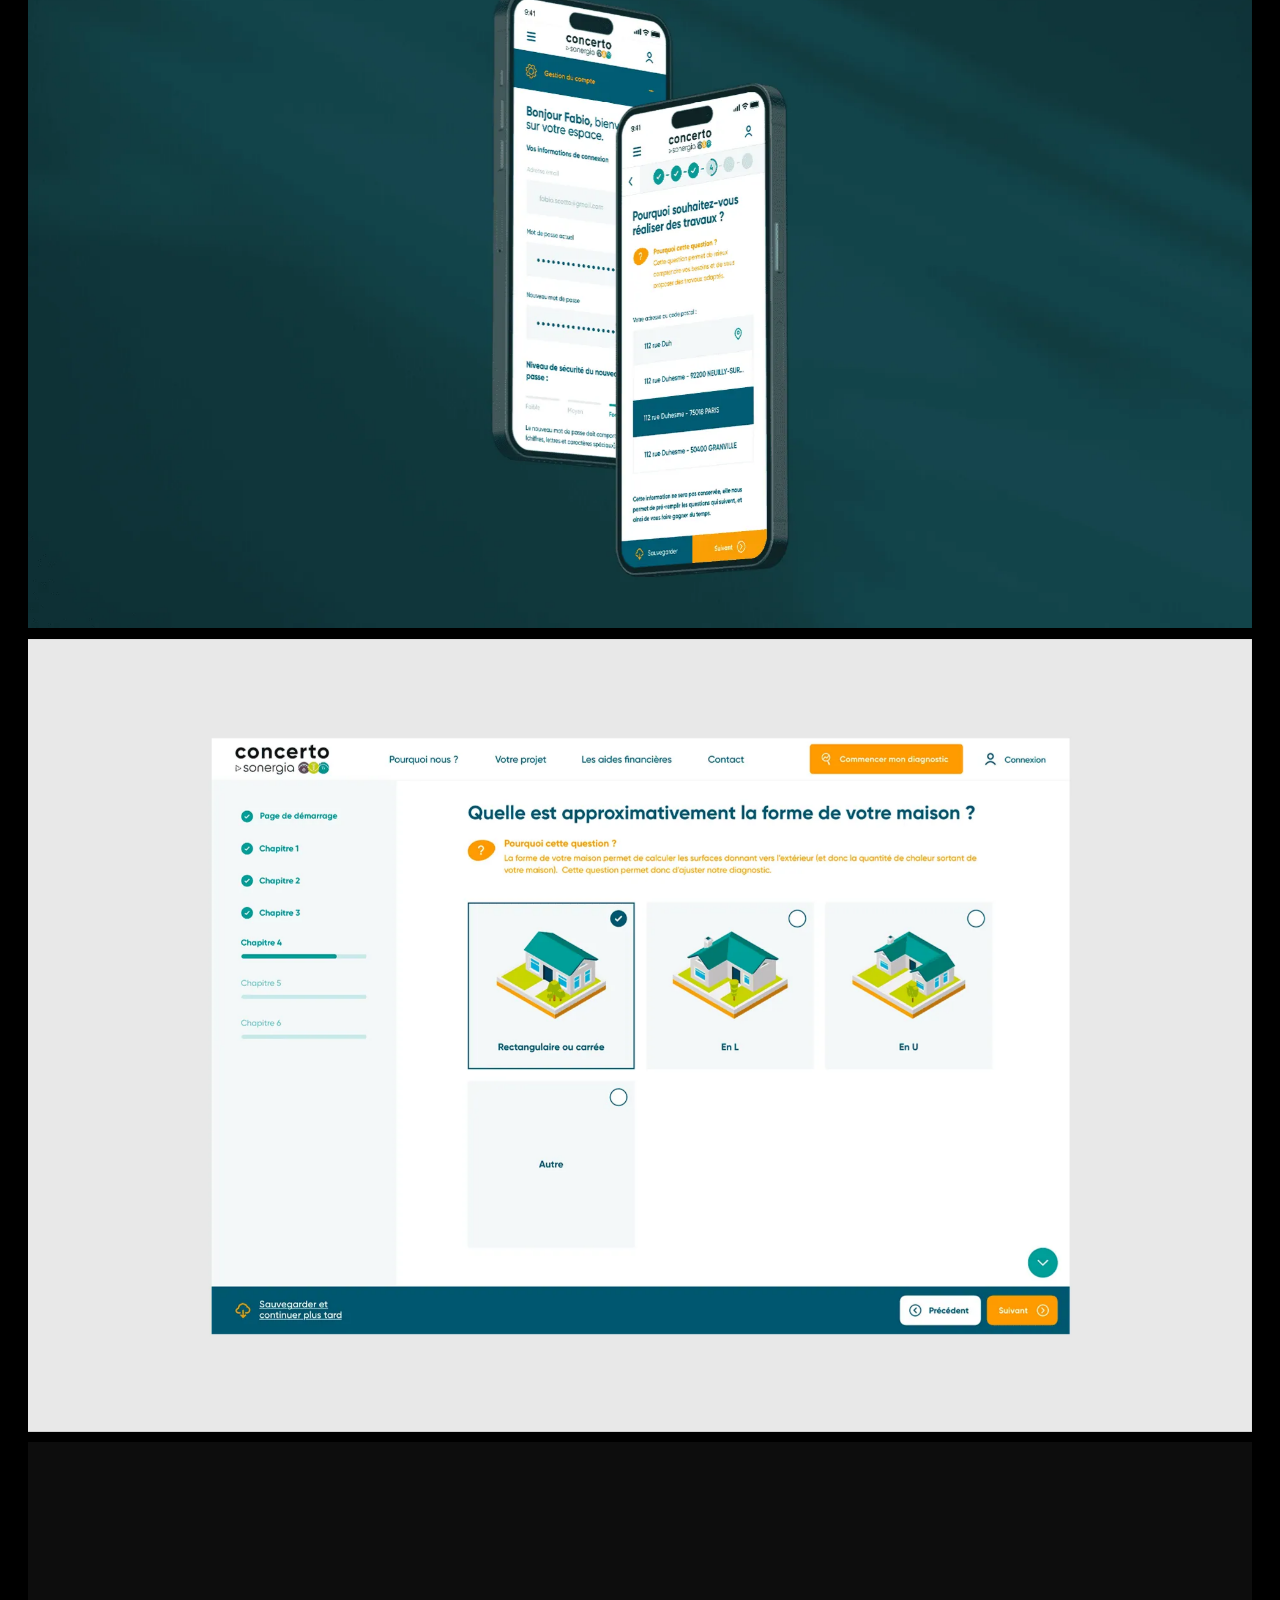
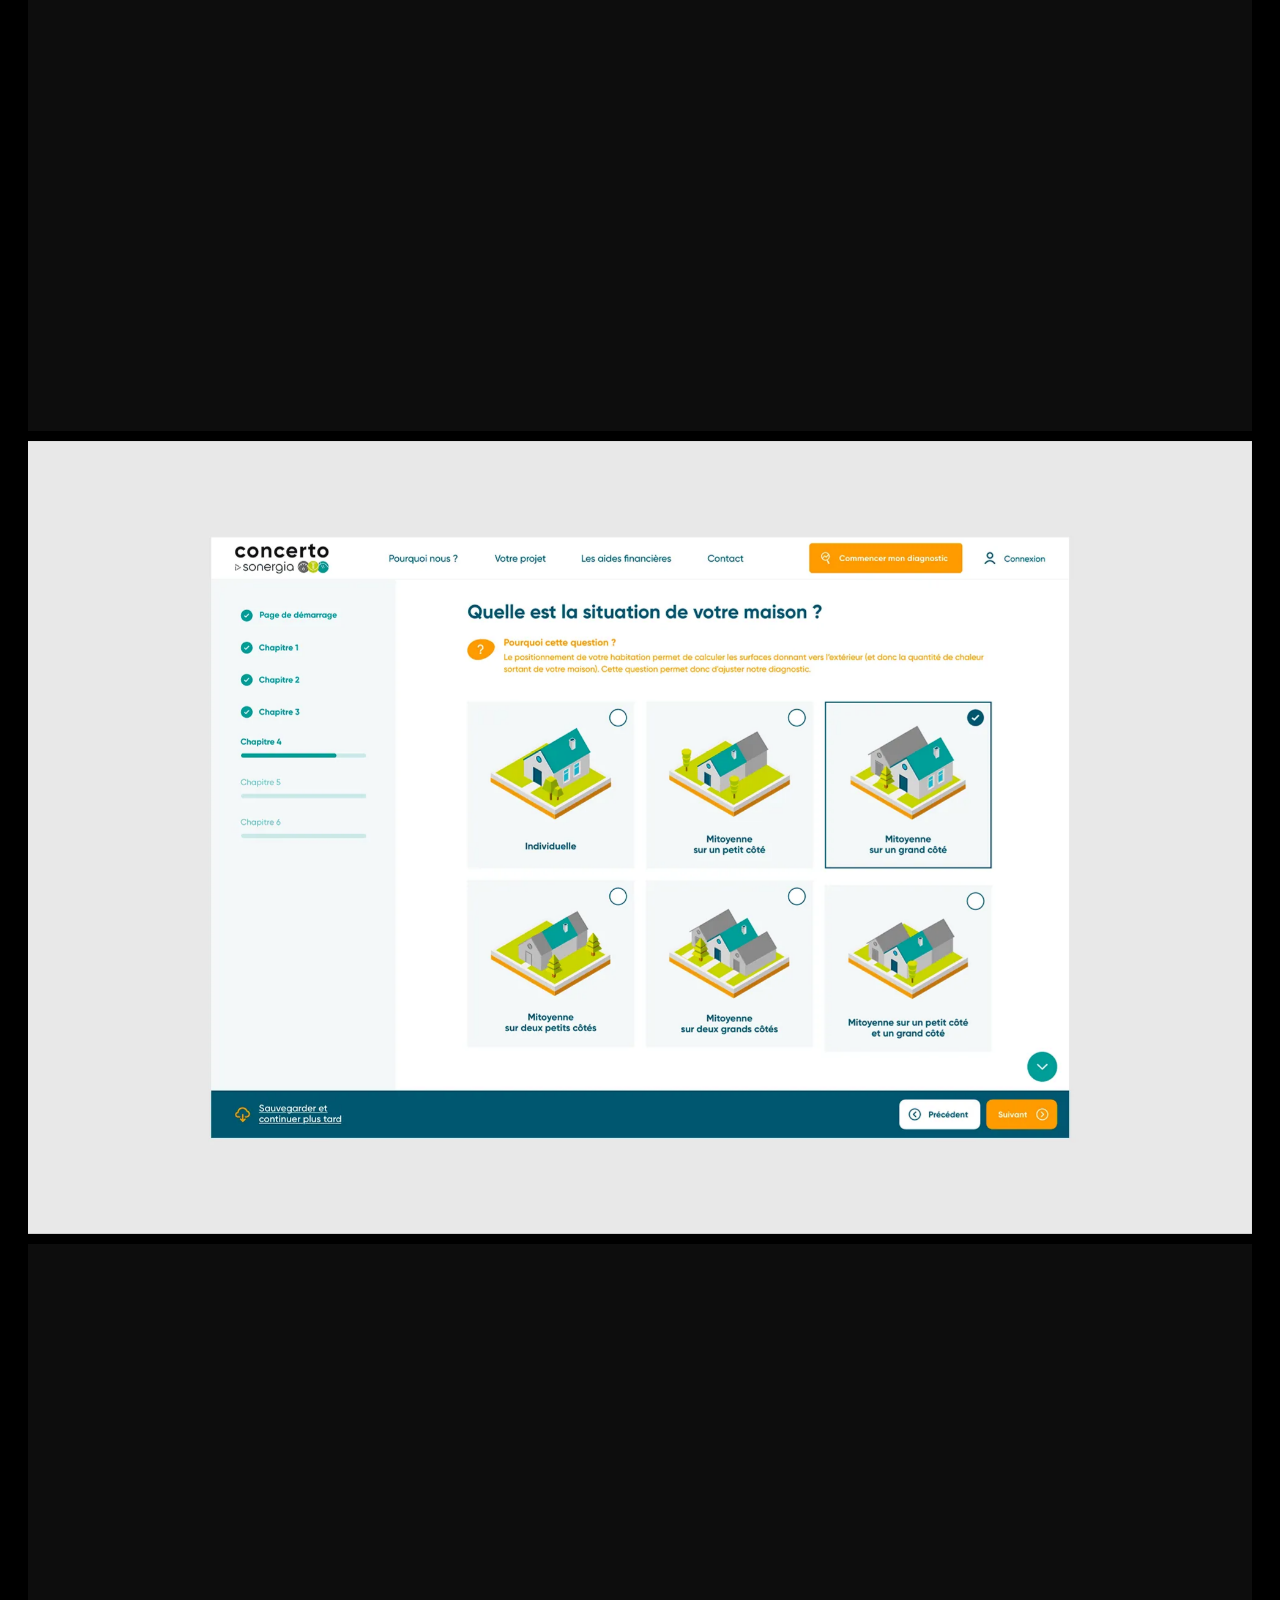
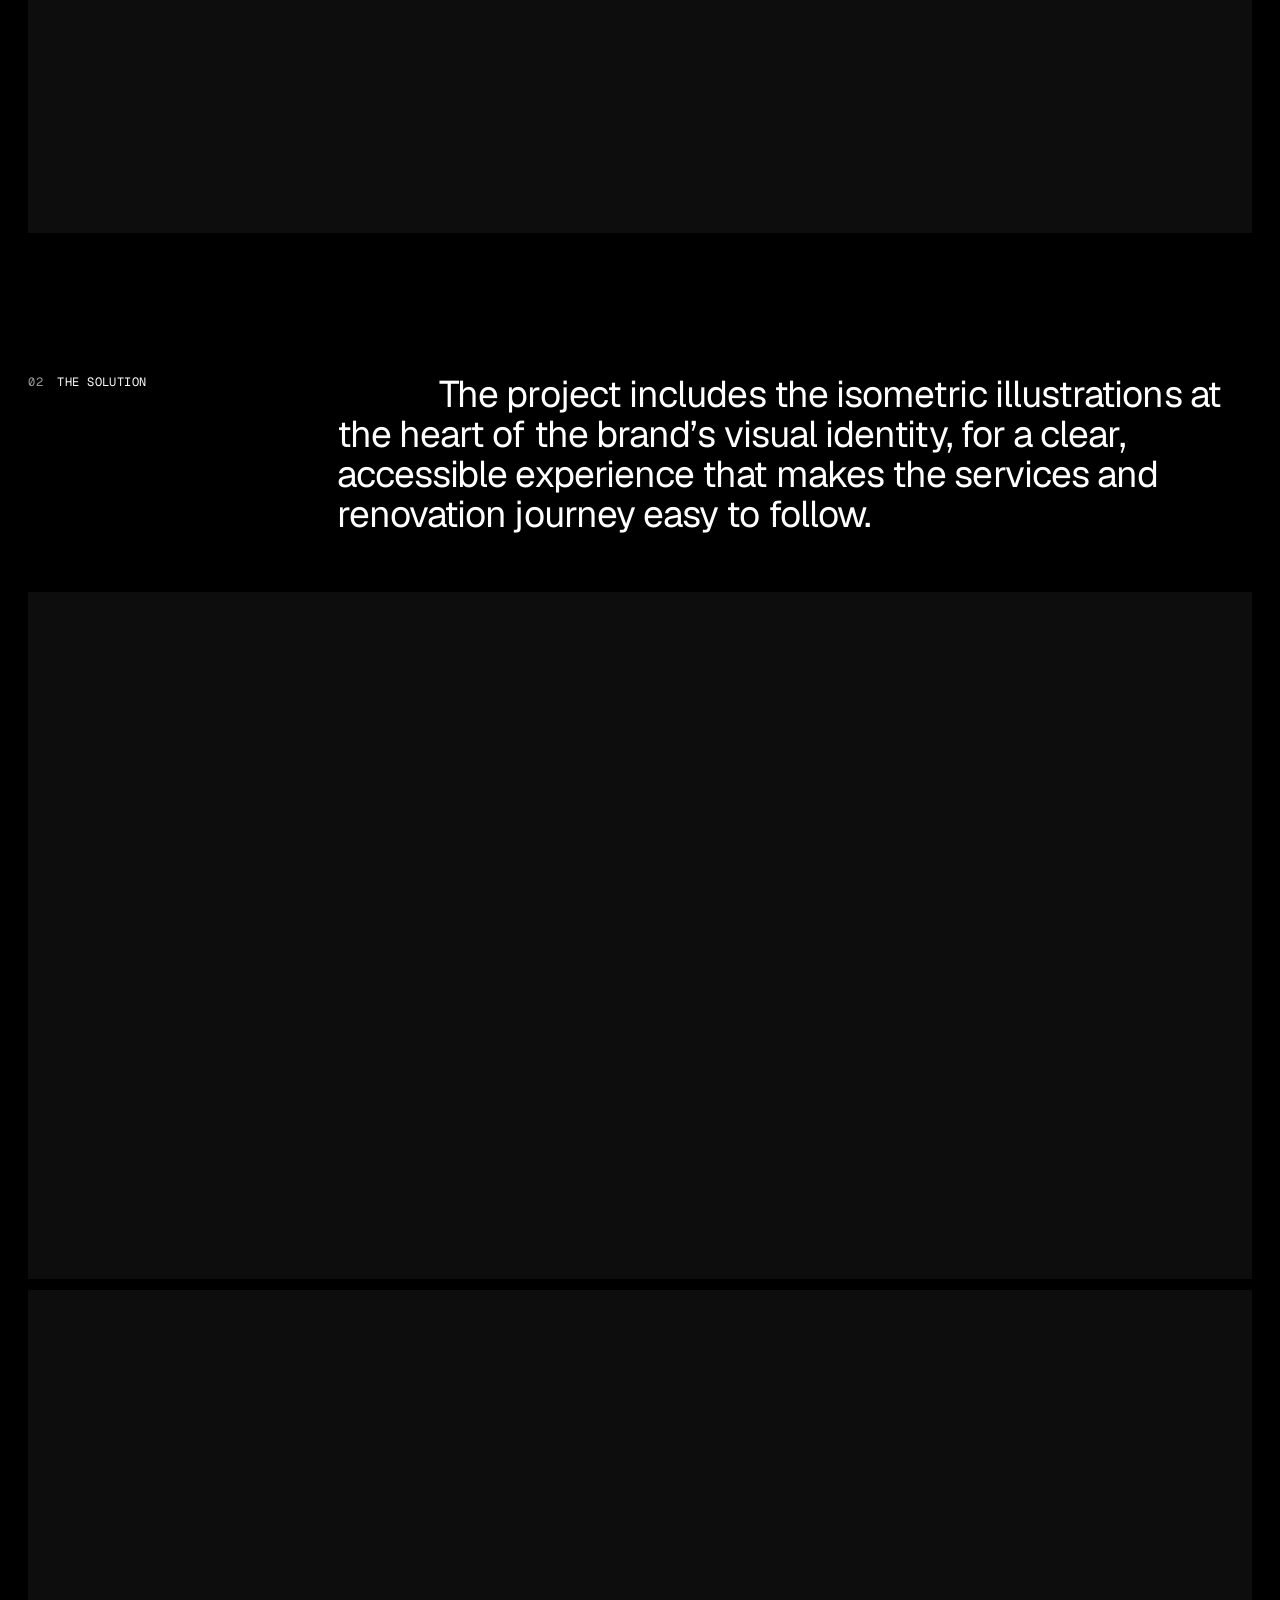
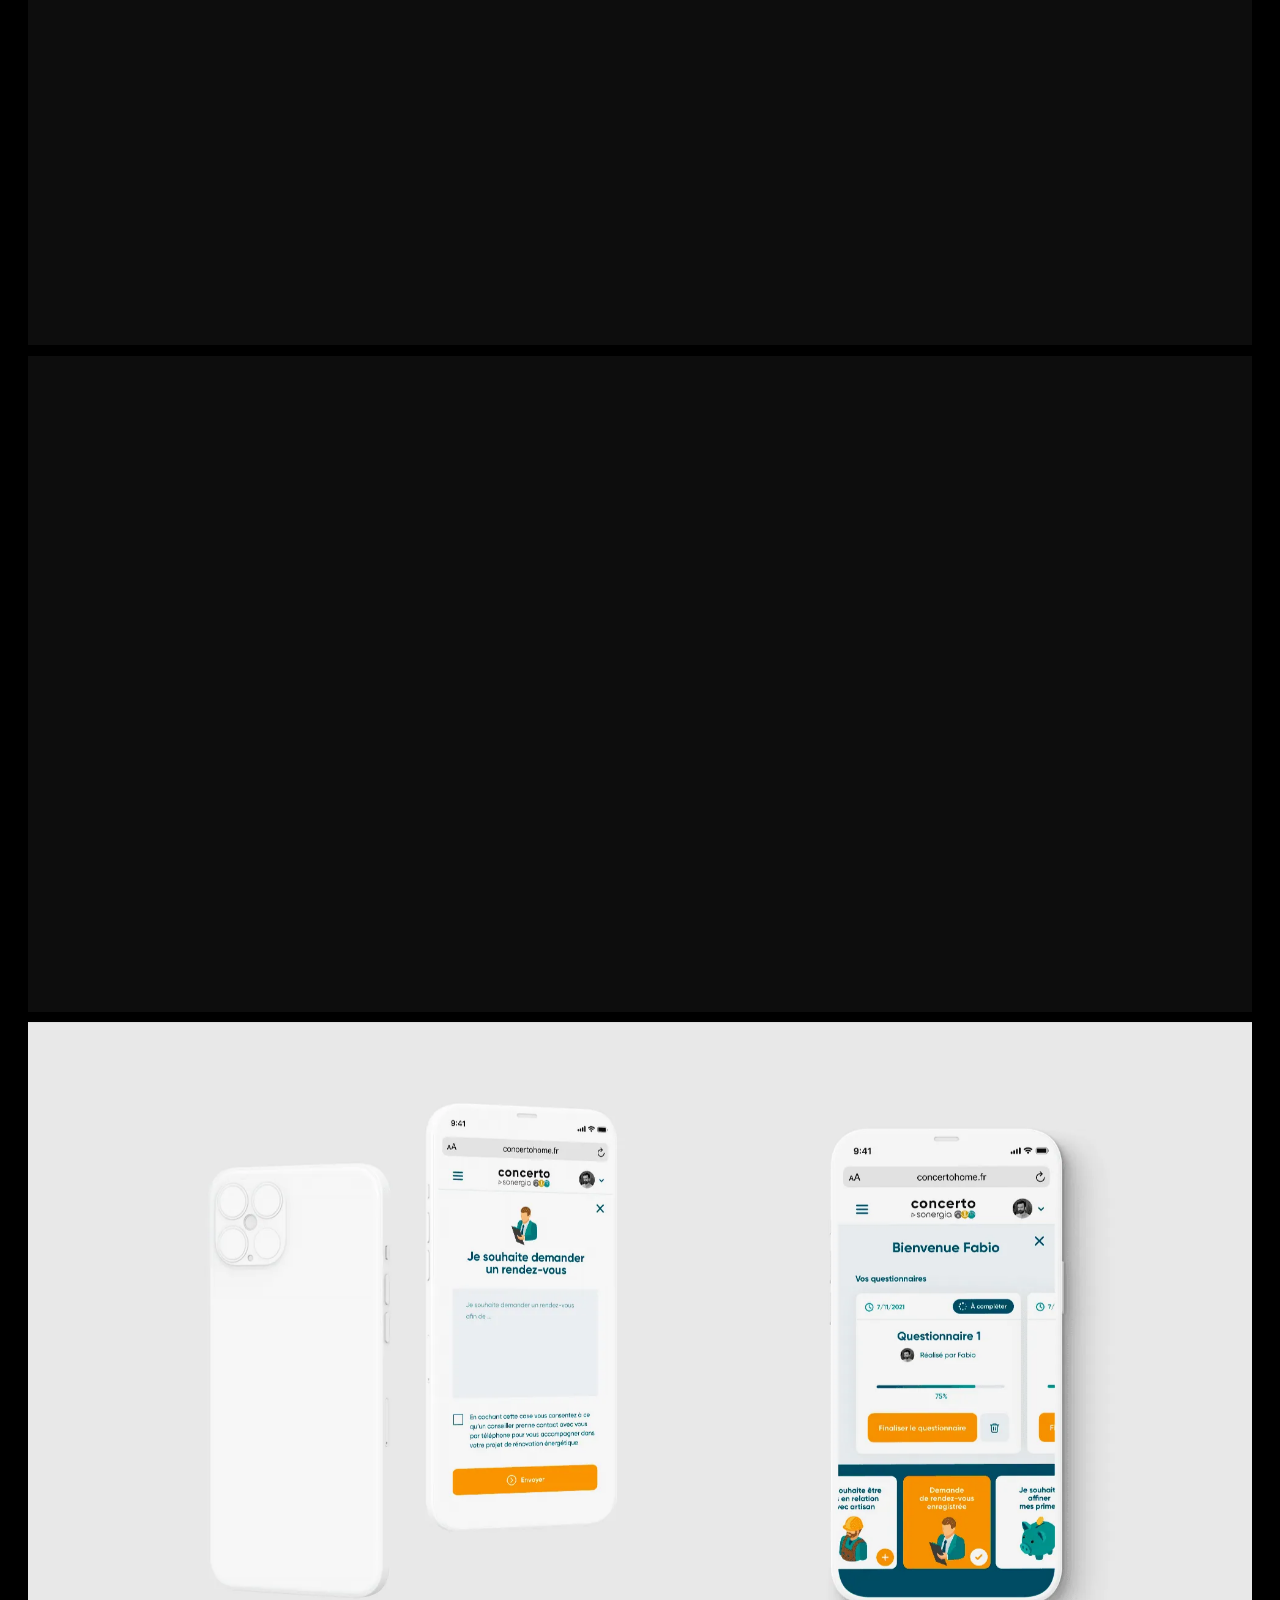
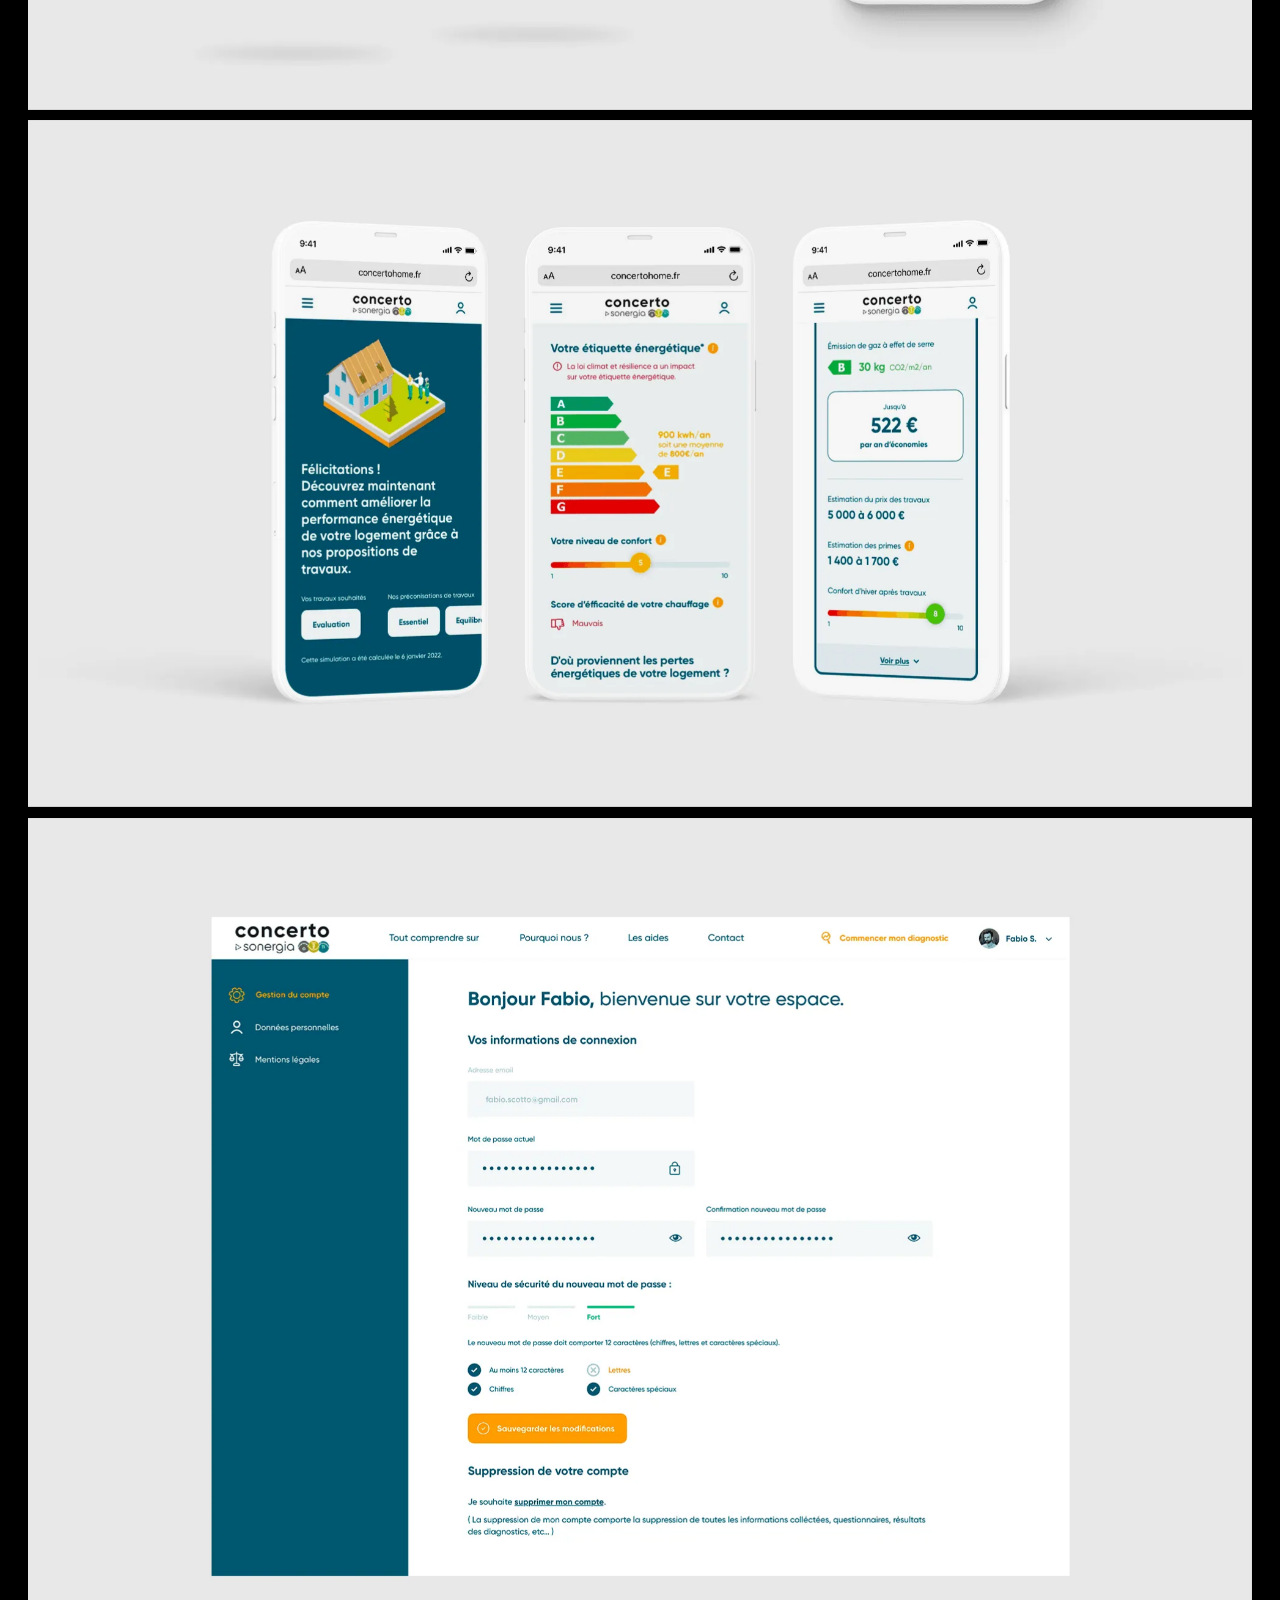
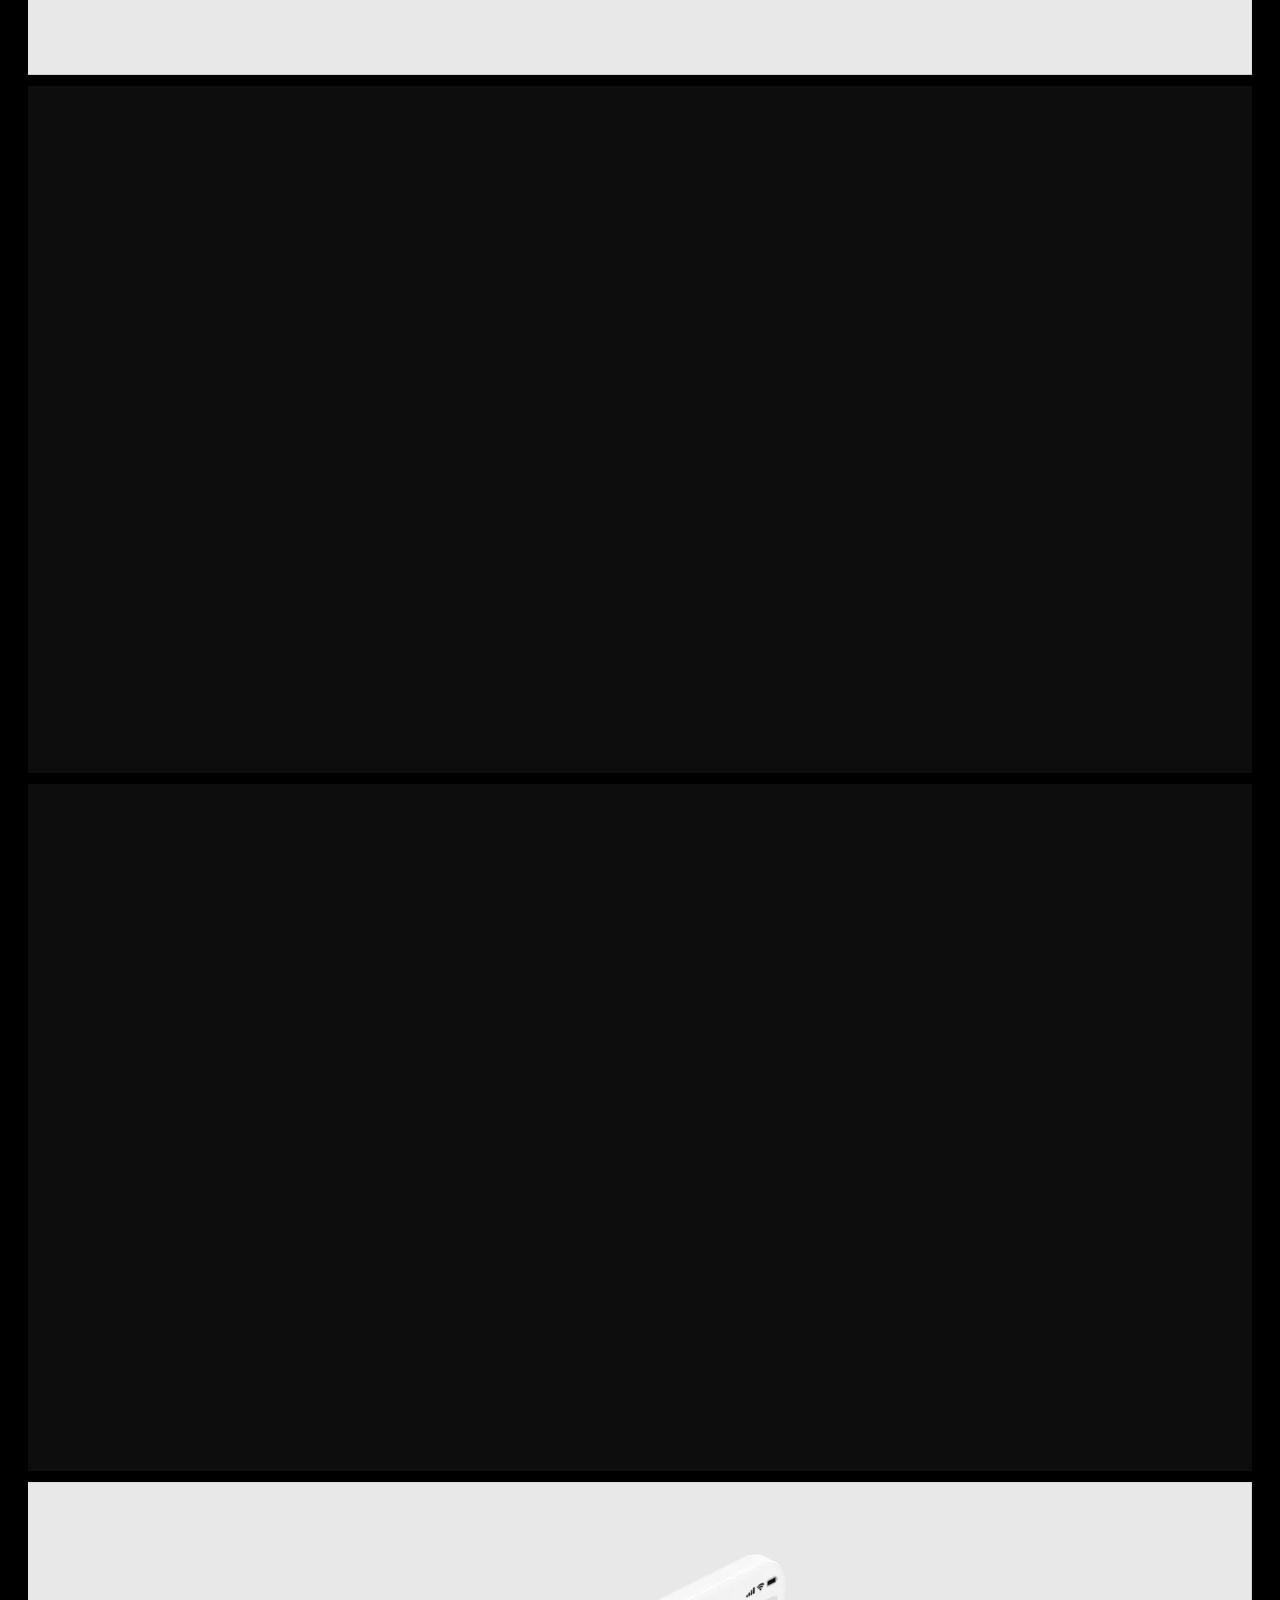
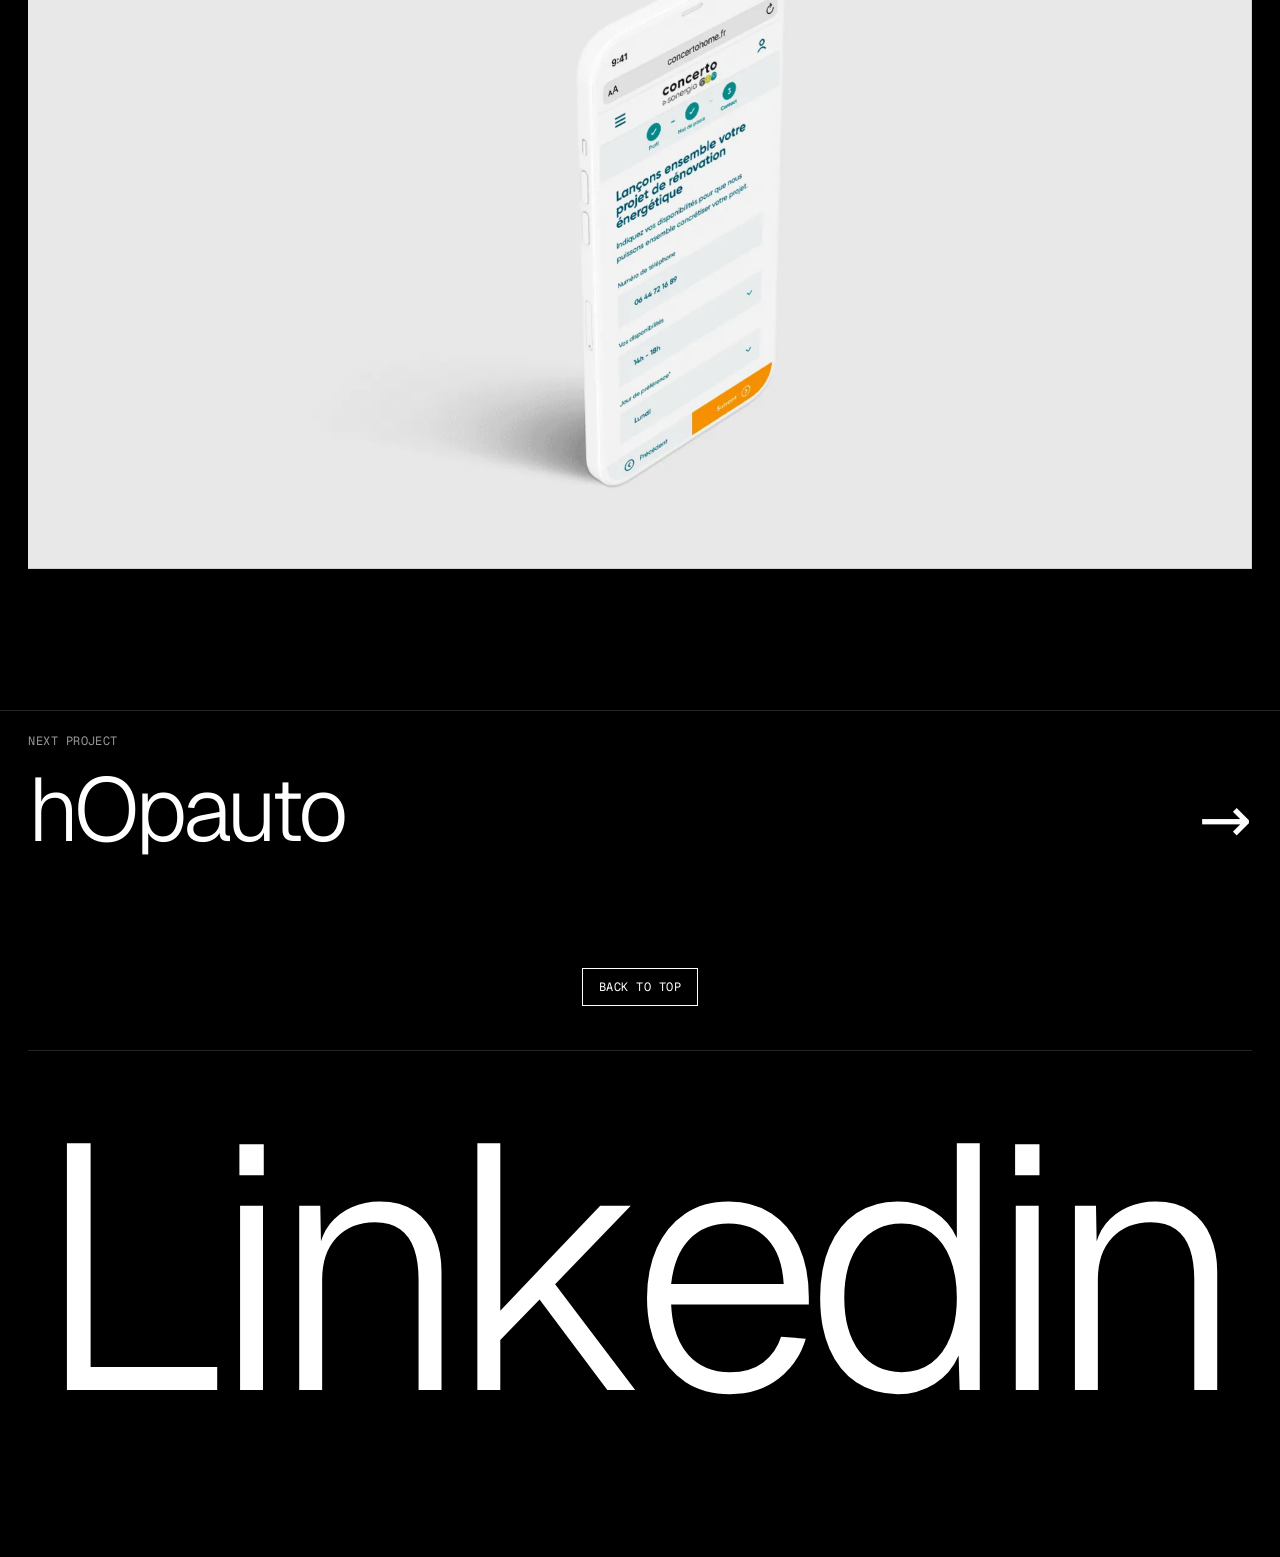
<file: sonergia.html>
<!DOCTYPE html>
<html lang="en">
<head>
  <meta charset="utf-8">
  <meta name="viewport" content="width=device-width, initial-scale=1">
  <title>Sonergia・Marjolaine Gutierrez</title>
  <meta name="description" content="Energy that works for your project">
  <meta property="og:title" content="Sonergia・Marjolaine Gutierrez">
  <meta property="og:description" content="Energy that works for your project">
  <meta property="og:image" content="https://marjolainegutierrez.fr/assets/images/sonergia.webp">
  <link rel="preload" href="assets/fonts/geist.woff2" as="font" type="font/woff2" crossorigin>
  <link rel="icon" href="data:image/svg+xml,%3Csvg xmlns=%22http://www.w3.org/2000/svg%22 viewBox=%220 0 100 100%22%3E%3Ctext y=%22.9em%22 font-size=%2290%22%3E%F0%9F%8C%9A%3C/text%3E%3C/svg%3E">
  <link rel="stylesheet" href="assets/style.css">
</head>
<body id="top" class="page-case">
  <div class="case-grid" aria-hidden="true"><span></span><span></span><span></span><span></span><span></span><span></span><span></span><span></span><span></span><span></span><span></span><span></span></div>

  <header class="site-header wrap">
    <div class="bar">
      <a href="index.html" class="logo gothic">Marjolaine Gutierrez</a>
      <nav class="nav" aria-label="Main navigation">
        <a href="index.html#contact"><span data-roll>Contact</span></a>
      </nav>
    </div>
    <hr class="rule">
  </header>

  <main>
    <section class="case-hero wrap">
      <a class="mono-btn" href="index.html#projets" data-reveal="fade"><span aria-hidden="true">←</span> All works</a>
      <p class="mono-label case-kicker" data-reveal="fade">Case study</p>
      <h1 class="case-title gothic" data-reveal="chars">Sonergia</h1>
      <p class="case-sub" data-reveal="fade">Energy that works for your project</p>
      
      <div class="case-meta" data-reveal="rows"><div class="case-meta-item"><span class="mono-label">Category</span><span class="mono-value">UX/UI Design</span></div><div class="case-meta-item"><span class="mono-label">Client</span><span class="mono-value">Sonergia</span></div><div class="case-meta-item"><span class="mono-label">Year</span><span class="mono-value">2023</span></div><div class="case-meta-item"><span class="mono-label">Context</span><span class="mono-value">Altavia Disko agency</span></div></div>
    </section>
    <section class="case-cover wrap"><div class="pm-stack"><div class="pm-row pm-1"><figure class="pm" style="--ar:2000/1124"><div class="media" data-reveal="image"><img src="assets/projects/sonergia/01.webp" alt="" width="2000" height="1124" loading="lazy" decoding="async"></div></figure></div></div></section>

    <section class="case-sec wrap">
      <div class="case-sec-head">
        <p class="mono-label case-sec-label"><span class="mono-num">01</span>The project</p>
        <div class="case-sec-text"><p class="case-lead" data-lead>Art direction and web and mobile interface design for Sonergia, which supports energy renovation projects.</p></div>
      </div>
      <div class="pm-stack"><div class="pm-row pm-1"><figure class="pm" style="--ar:1920/1080"><div class="media" data-reveal="image"><img src="assets/projects/sonergia/02.webp" alt="" width="1920" height="1080" loading="lazy" decoding="async"></div></figure></div><div class="pm-row pm-1"><figure class="pm" style="--ar:2000/1296"><div class="media" data-reveal="image"><img src="assets/projects/sonergia/03.webp" alt="" width="2000" height="1296" loading="lazy" decoding="async"></div></figure></div><div class="pm-row pm-1"><figure class="pm" style="--ar:2000/1124"><div class="media" data-reveal="image"><img src="assets/projects/sonergia/04.webp" alt="" width="2000" height="1124" loading="lazy" decoding="async"></div></figure></div><div class="pm-row pm-1"><figure class="pm" style="--ar:2000/1296"><div class="media" data-reveal="image"><img src="assets/projects/sonergia/05.webp" alt="" width="2000" height="1296" loading="lazy" decoding="async"></div></figure></div><div class="pm-row pm-1"><figure class="pm" style="--ar:2000/1124"><div class="media" data-reveal="image"><img src="assets/projects/sonergia/06.webp" alt="" width="2000" height="1124" loading="lazy" decoding="async"></div></figure></div><div class="pm-row pm-1"><figure class="pm" style="--ar:2000/1296"><div class="media" data-reveal="image"><img src="assets/projects/sonergia/07.webp" alt="" width="2000" height="1296" loading="lazy" decoding="async"></div></figure></div><div class="pm-row pm-1"><figure class="pm" style="--ar:2000/1296"><div class="media" data-reveal="image"><img src="assets/projects/sonergia/08.webp" alt="" width="2000" height="1296" loading="lazy" decoding="async"></div></figure></div><div class="pm-row pm-1"><figure class="pm" style="--ar:2000/1124"><div class="media" data-reveal="image"><img src="assets/projects/sonergia/09.webp" alt="" width="2000" height="1124" loading="lazy" decoding="async"></div></figure></div><div class="pm-row pm-1"><figure class="pm" style="--ar:2000/1124"><div class="media" data-reveal="image"><img src="assets/projects/sonergia/10.webp" alt="" width="2000" height="1124" loading="lazy" decoding="async"></div></figure></div></div>
    </section>

    <section class="case-sec wrap">
      <div class="case-sec-head">
        <p class="mono-label case-sec-label"><span class="mono-num">02</span>The solution</p>
        <div class="case-sec-text"><p class="case-lead" data-lead>The project includes the isometric illustrations at the heart of the brand’s visual identity, for a clear, accessible experience that makes the services and renovation journey easy to follow.</p></div>
      </div>
      <div class="pm-stack"><div class="pm-row pm-1"><figure class="pm" style="--ar:2000/1124"><div class="media" data-reveal="image"><img src="assets/projects/sonergia/11.webp" alt="" width="2000" height="1124" loading="lazy" decoding="async"></div></figure></div><div class="pm-row pm-1"><figure class="pm" style="--ar:2000/1072"><div class="media" data-reveal="image"><img src="assets/projects/sonergia/12.webp" alt="" width="2000" height="1072" loading="lazy" decoding="async"></div></figure></div><div class="pm-row pm-1"><figure class="pm" style="--ar:2000/1072"><div class="media" data-reveal="image"><img src="assets/projects/sonergia/13.webp" alt="" width="2000" height="1072" loading="lazy" decoding="async"></div></figure></div><div class="pm-row pm-1"><figure class="pm" style="--ar:2000/1124"><div class="media" data-reveal="image"><img src="assets/projects/sonergia/14.webp" alt="" width="2000" height="1124" loading="lazy" decoding="async"></div></figure></div><div class="pm-row pm-1"><figure class="pm" style="--ar:2000/1124"><div class="media" data-reveal="image"><img src="assets/projects/sonergia/15.webp" alt="" width="2000" height="1124" loading="lazy" decoding="async"></div></figure></div><div class="pm-row pm-1"><figure class="pm" style="--ar:2000/1402"><div class="media" data-reveal="image"><img src="assets/projects/sonergia/16.webp" alt="" width="2000" height="1402" loading="lazy" decoding="async"></div></figure></div><div class="pm-row pm-1"><figure class="pm" style="--ar:2000/1124"><div class="media" data-reveal="image"><img src="assets/projects/sonergia/17.webp" alt="" width="2000" height="1124" loading="lazy" decoding="async"></div></figure></div><div class="pm-row pm-1"><figure class="pm" style="--ar:2000/1124"><div class="media" data-reveal="image"><img src="assets/projects/sonergia/18.webp" alt="" width="2000" height="1124" loading="lazy" decoding="async"></div></figure></div><div class="pm-row pm-1"><figure class="pm" style="--ar:2000/1124"><div class="media" data-reveal="image"><img src="assets/projects/sonergia/19.webp" alt="" width="2000" height="1124" loading="lazy" decoding="async"></div></figure></div></div>
    </section>

    <section class="case-next">
      <a class="case-next-link wrap" href="hopauto.html">
        <span class="mono-label">Next project</span>
        <span class="case-next-row">
          <span class="case-next-name gothic">hOpauto</span>
          <span class="case-next-arrow" aria-hidden="true">→</span>
        </span>
        <span class="case-next-preview media" aria-hidden="true">
          <video muted loop playsinline preload="none" poster="assets/images/hopauto.webp" data-src="assets/videos/hopauto.mp4"></video>
        </span>
      </a>
    </section>
  </main>

  <footer class="wrap">
    <div class="back-top-row" data-reveal="fade">
      <button class="pill" type="button" data-top><span data-roll>Back to top</span></button>
    </div>
    <hr class="rule">
    <a class="footer-big" href="https://www.linkedin.com/in/marjolaine-gutierrez-75636482/" target="_blank" rel="noopener">
      <span class="fit gothic" data-reveal="chars">Linkedin</span>
    </a>
  </footer>

  <script src="assets/lenis.min.js"></script>
  <script src="assets/main.js"></script>
</body>
</html>
</file>
<file: assets/style.css>
/* ==========================================================================
   Marjolaine Gutierrez — Portfolio
   ========================================================================== */

@font-face {
  font-family: "Geist";
  src: url("fonts/geist.woff2") format("woff2-variations");
  font-weight: 100 900;
  font-display: swap;
  unicode-range: U+0000-00FF, U+0131, U+0152-0153, U+02BB-02BC, U+02C6, U+02DA, U+02DC, U+0304, U+0308, U+0329, U+2000-206F, U+20AC, U+2122, U+2191, U+2193, U+2212, U+2215, U+FEFF, U+FFFD;
}
@font-face {
  font-family: "Geist";
  src: url("fonts/geist-ext.woff2") format("woff2-variations");
  font-weight: 100 900;
  font-display: swap;
  unicode-range: U+0100-02BA, U+02BD-02C5, U+02C7-02CC, U+02CE-02D7, U+02DD-02FF, U+1D00-1DBF, U+1E00-1E9F, U+1EF2-1EFF, U+2020, U+20A0-20AB, U+20AD-20C0, U+2113, U+2C60-2C7F, U+A720-A7FF;
}
@font-face {
  font-family: "Geist Mono";
  src: url("fonts/geist-mono.woff2") format("woff2-variations");
  font-weight: 100 900;
  font-display: swap;
}

:root {
  --bg: #000;
  --fg: #fff;
  --muted: #999;
  --dim: #666;
  --line: rgba(255, 255, 255, 0.14);
  --max: 1480px;
  --pad: clamp(20px, 2.2vw, 36px);
  --sans: "Geist", system-ui, -apple-system, "Helvetica Neue", Arial, sans-serif;
  --mono: "Geist Mono", ui-monospace, "SF Mono", Menlo, monospace;
  --gothic: "Geist", system-ui, sans-serif;
  --ease: cubic-bezier(0.22, 1, 0.36, 1);
}

*,
*::before,
*::after { box-sizing: border-box; }

html { -webkit-text-size-adjust: 100%; }

html { overflow-x: clip; }

body {
  margin: 0;
  background: var(--bg);
  color: var(--fg);
  font-family: var(--sans);
  font-optical-sizing: auto;
  font-size: 14px;
  line-height: 1.25;
  -webkit-font-smoothing: antialiased;
  -moz-osx-font-smoothing: grayscale;
  overflow-x: clip;
}

img { display: block; max-width: 100%; }
a { color: inherit; text-decoration: none; }

.wrap {
  width: 100%;
  max-width: var(--max);
  margin: 0 auto;
  padding: 0 var(--pad);
}

.rule { height: 1px; background: var(--line); border: 0; margin: 0; }

/* Grands titres (remplace l'ancienne gothique) : Geist Light, approche serrée */
.gothic {
  font-family: var(--gothic);
  font-weight: 300;
  line-height: 0.95;
  letter-spacing: -0.055em;
}
.logo.gothic { font-weight: 500; letter-spacing: -0.02em; font-size: 18px; }

/* --------------------------------------------------------------------------
   Letter roll (nav, buttons)
   -------------------------------------------------------------------------- */

.roll { display: inline-flex; overflow: hidden; line-height: 1.2; }
.roll .ch {
  position: relative;
  display: inline-block;
  white-space: pre;
  transition: transform 0.5s var(--ease);
  transition-delay: calc(var(--i) * 18ms);
}
.roll .ch::after {
  content: attr(data-c);
  position: absolute;
  left: 0;
  top: 100%;
}
.roll-host:hover .roll .ch,
.roll-host:focus-visible .roll .ch { transform: translateY(-100%); }

/* --------------------------------------------------------------------------
   Header
   -------------------------------------------------------------------------- */

.site-header .bar {
  display: flex;
  align-items: center;
  justify-content: space-between;
  height: 72px;
  padding: 0 calc(var(--pad) * 0.6);
}

.logo { font-size: 22px; }

.nav { display: flex; gap: 22px; font-size: 14px; font-weight: 500; color: #bbb; }
.nav a { transition: color 0.3s; }
.nav a:hover,
.nav a[aria-current="page"] { color: var(--fg); }

/* --------------------------------------------------------------------------
   Hero
   -------------------------------------------------------------------------- */

.hero-intro { padding: clamp(80px, 13vh, 150px) calc(var(--pad) * 0.6) 64px; }

.hero-intro h1 {
  margin: 0;
  font-size: clamp(34px, 3.4vw, 49px);
  font-weight: 500;
  line-height: 1.03;
  letter-spacing: -0.016em;
}

.hero-intro p {
  margin: 14px 0 0;
  font-size: clamp(16px, 1.25vw, 18px);
  line-height: 1.45;
  color: var(--muted);
}

.hero-name {
  padding: clamp(24px, 3vw, 44px) 0 clamp(40px, 4vw, 64px);
  text-align: center;
  white-space: nowrap;
}

.fit { display: inline-block; white-space: nowrap; }

/* --------------------------------------------------------------------------
   Scroll-reveal statements
   -------------------------------------------------------------------------- */

.statement-section { position: relative; padding-block: clamp(110px, 20vh, 240px) clamp(110px, 22vh, 260px); }

.statement {
  position: relative;
  z-index: 2;
  max-width: 980px;
  margin: 0 auto;
  font-size: clamp(36px, 5.4vw, 79px);
  font-weight: 500;
  line-height: 1;
  letter-spacing: -0.006em;
  mix-blend-mode: difference;
}
.statement--narrow { max-width: 1000px; margin-left: 15%; }

.statement .w { display: inline-block; white-space: nowrap; }
.statement .c { opacity: 0.35; transition: opacity 0.25s linear; }
.statement .c.on { opacity: 1; }

.about-portrait {
  position: relative;
  z-index: 1;
  width: clamp(200px, 20vw, 326px);
  margin: -40px 0 0 auto;
  margin-right: calc(50% - min(490px, 46vw) + 30px);
  will-change: transform;
}
.about-portrait img { width: 100%; aspect-ratio: 326 / 400; object-fit: cover; }

/* --------------------------------------------------------------------------
   Marquee
   -------------------------------------------------------------------------- */

.marquee { overflow: hidden; padding: 20px 0; }
.marquee-track {
  display: flex;
  width: max-content;
  will-change: transform;
}
.marquee-item {
  display: flex;
  align-items: center;
  gap: clamp(40px, 7vw, 110px);
  padding-right: clamp(40px, 7vw, 110px);
  font-size: clamp(80px, 11vw, 170px);
}
.marquee-item svg { width: clamp(16px, 2vw, 28px); height: auto; flex: none; }

@keyframes marquee { to { transform: translateX(-50%); } }

/* --------------------------------------------------------------------------
   Projects
   -------------------------------------------------------------------------- */

.projects { padding-block: clamp(50px, 8vw, 110px) clamp(100px, 14vw, 220px); }

.projects-grid {
  position: relative;
  width: 100%;
  aspect-ratio: 1432 / 7432;
}

.card {
  position: absolute;
  width: 34.92%;
  left: var(--x);
  top: var(--y);
  display: block;
}
.card .media { overflow: hidden; background: #0d0d0d; }
.card img,
.card video {
  display: block;
  width: 100%;
  aspect-ratio: 1 / 1;
  object-fit: cover;
  transition: filter 0.8s var(--ease), transform 1.2s var(--ease);
}
.card--tall img,
.card--tall video { aspect-ratio: 5 / 6; }
.card:hover img,
.card:hover video { filter: brightness(0.55); transform: scale(1.04); }
.card .label { display: block; margin-top: 14px; font-size: 16px; font-weight: 500; }

/* left / centre / right columns, tops proportional to grid height */
.c-l { --x: 0%; }
.c-c { --x: 32.54%; }
.c-r { --x: 65.08%; }

/* Reveal on enter */
.reveal {
  opacity: 0;
  translate: 0 60px;
  transition: opacity 1s var(--ease), translate 1.2s var(--ease);
}
.reveal.in { opacity: 1; translate: 0 0; }


/* --------------------------------------------------------------------------
   Section titles, expertise, experience
   -------------------------------------------------------------------------- */

.section { padding-block: clamp(70px, 10vw, 140px); }

.section-title {
  margin: 0 0 clamp(50px, 6vw, 90px);
  font-size: clamp(84px, 10.6vw, 168px);
}

.expertise-list { margin: 0 0 0 37.2%; padding: 0; list-style: none; }
.expertise-list li {
  display: grid;
  grid-template-columns: 10.8% 26% 1fr;
  align-items: center;
  padding: 34px 0;
  border-bottom: 1px solid var(--line);
}
.expertise-list li:first-child { padding-top: 0; }
.expertise-list li:last-child { border-bottom: 0; }
.expertise-list .num { font-size: 12px; font-weight: 500; }
.expertise-list h3 { margin: 0; font-size: 18px; font-weight: 500; line-height: 1.2; max-width: 9em; }
.expertise-list p { margin: 0; font-size: 12px; line-height: 1.42; color: var(--muted); max-width: 320px; }

.experience { margin: 0; padding: 0; list-style: none; font-size: 14px; font-weight: 500; }
.experience li {
  position: relative;
  display: grid;
  grid-template-columns: 29% 29% 1fr auto;
  padding: 18px 0;
}
.experience li::before {
  content: "";
  position: absolute;
  inset: auto 0 0 0;
  height: 1px;
  background: var(--fg);
  transform: scaleX(0);
  transform-origin: left;
  transition: transform 0.9s var(--ease);
}
.experience li:hover::before { transform: scaleX(1); }

/* --------------------------------------------------------------------------
   Tools helix (structure et valeurs reprises du site Framer)
   4 plans empilés de 151px, tournés de 0/45/90/135°, chaque visuel posé
   sur le bord gauche du plan à -90° : une spirale de rayon 432px.
   Au scroll : rotateY 90° → -90° et translateY 240px → -200px.
   -------------------------------------------------------------------------- */

.tools {
  /* la spirale démarre décalée vers le bas : on remonte la section pour
     garder le même écart qu'entre les autres blocs */
  padding-top: 0;
  margin-top: calc(-1 * clamp(70px, 10vw, 140px) - 150px);
  pointer-events: none;
  --rw: 865px;   /* largeur d'un plan → rayon de la spirale = rw / 2 */
  --rh: 151px;   /* hauteur d'un plan → pas de la spirale */
  --fw: 320px;   /* taille d'un visuel */
  --fh: 215px;
}
.tools-track { position: relative; height: calc(min(883px, 100svh) + 1400px); }
.tools-sticky {
  position: sticky;
  top: 0;
  height: min(883px, 100svh);
  display: flex;
  align-items: center;
  justify-content: center;
  overflow: hidden;
}
.helix-scale { display: flex; transform-style: preserve-3d; }
.helix { pointer-events: auto; }
.helix {
  position: relative;
  display: flex;
  flex-direction: column;
  width: var(--rw);
  height: calc(var(--rh) * 4);
  flex: none;
  transform-style: preserve-3d;
  transform: perspective(1200px) translateY(240px) rotateY(90deg);
  will-change: transform;
}
.helix-row {
  position: relative;
  flex: none;
  width: var(--rw);
  height: var(--rh);
  transform-style: preserve-3d;
  transform: rotateY(var(--r, 0deg));
}
.helix-face {
  position: absolute;
  left: calc(var(--fw) / -2 - 1px);
  top: calc(var(--rh) / 2 - 50px - var(--fh) / 2);
  width: var(--fw);
  height: var(--fh);
  margin: 0;
  transform: rotateY(-90deg);
}
.helix-face--first { left: 0; top: calc(var(--rh) / 2); transform: translate(-50%, -50%) rotateY(-90deg); }
.helix-face img { width: 100%; height: 100%; object-fit: cover; }

/* --------------------------------------------------------------------------
   Footer
   -------------------------------------------------------------------------- */

.back-top-row { display: flex; justify-content: center; padding: clamp(80px, 10vw, 160px) 0 44px; }

.pill {
  display: inline-flex;
  align-items: center;
  padding: 8px 14px;
  border: 1.5px solid var(--fg);
  border-radius: 999px;
  font-size: 12px;
  font-weight: 700;
  letter-spacing: 0.01em;
  text-transform: uppercase;
  background: none;
  color: inherit;
  cursor: pointer;
  transition: background 0.35s, color 0.35s;
}
.pill:hover { background: var(--fg); color: var(--bg); }

.footer-big {
  display: block;
  text-align: center;
  padding: clamp(30px, 4vw, 60px) 0 clamp(24px, 3vw, 48px);
  line-height: 1.15;
}
.footer-big .fit { transition: transform 0.8s var(--ease); }
.footer-big:hover .fit { transform: translateY(-6%); }

/* --------------------------------------------------------------------------
   Contact
   -------------------------------------------------------------------------- */

.contact-grid {
  display: grid;
  grid-template-columns: 1fr 1fr;
  gap: 40px;
  align-items: center;
  padding: 40px calc(var(--pad) * 0.6) 36px;
}
.contact-photo { width: min(100%, 491px); }
.contact-photo img { width: 100%; aspect-ratio: 1 / 1; object-fit: cover; object-position: center 30%; }

.contact-list { margin: 0 0 0 auto; padding: 0; list-style: none; width: min(100%, 500px); }
.contact-list li { border-bottom: 1px solid rgba(187, 187, 187, 0.2); }
.contact-list a {
  position: relative;
  display: flex;
  justify-content: space-between;
  align-items: center;
  padding: 12px 0;
  font-size: 14px;
  font-weight: 500;
}
.contact-list .hl {
  position: absolute;
  left: -6px;
  right: -4px;
  bottom: -1px;
  height: 1px;
  background: var(--fg);
  transform: scaleX(0);
  transform-origin: left center;
  transition: transform 0.75s var(--ease);
}
.contact-list a:hover .hl,
.contact-list a:focus-visible .hl { transform: scaleX(1); }
.contact-list .arrow { width: 12px; height: 12px; transition: transform 0.4s var(--ease); }
.contact-list a:hover .arrow { transform: translate(2px, -2px); }

/* --------------------------------------------------------------------------
   Home intro (relevé sur le site Framer)
   0 → 2s     : « Marjolaine » tombe du haut en fondu, à 60 % de sa taille
   2.25 → 3.35s : il grandit et descend à sa place
   3.3s       : la ligne du header glisse depuis la gauche
   3.7s       : titre + sous-titre montent en fondu, la nav descend en fondu
   -------------------------------------------------------------------------- */

.intro .hero-name-move { transform: translateY(-37vh) scale(0.6); }
.intro .hero-name .fit { opacity: 0; transform: translateY(-50vh); }
.intro .site-header .rule,
.intro main > section:first-child .rule { transform: translateX(-103%); }
.intro .site-header .bar { opacity: 0; transform: translateY(-90px); }
.intro .hero-intro h1,
.intro .hero-intro p { opacity: 0; transform: translateY(45px); }
.site-header { overflow-x: clip; }
.hero-name-move { display: block; transform-origin: 50% 50%; }

/* --------------------------------------------------------------------------
   Page load
   -------------------------------------------------------------------------- */

.load { opacity: 0; translate: 0 30px; filter: blur(8px); }
.loaded .load {
  opacity: 1;
  translate: 0 0;
  filter: blur(0);
  transition: opacity 1.1s var(--ease), translate 1.3s var(--ease), filter 1.1s var(--ease);
  transition-delay: var(--d, 0s);
}

/* --------------------------------------------------------------------------
   Responsive
   -------------------------------------------------------------------------- */

/* --------------------------------------------------------------------------
   Responsive
   ≥ 1025 : desktop · 701–1024 : tablette · ≤ 700 : mobile
   La grille projets « éditoriale » est proportionnelle : elle tient
   jusqu'à la tablette portrait. En dessous, une colonne décalée.
   -------------------------------------------------------------------------- */

/* Appareils tactiles : pas de survol collant, pas de pastille « View » */
@media (hover: none) {
  .card { cursor: pointer; }
  .card:hover img,
  .card:hover video { filter: none; transform: none; }
  .footer-big:hover .fit { transform: none; }
  .experience li:hover::before { transform: scaleX(0); }
}

@media (max-width: 1024px) {
  .expertise-list { margin-left: 0; }
  .expertise-list li { grid-template-columns: 64px 30% 1fr; }
  .statement--narrow { margin-left: auto; }
  .card .label { font-size: 14px; margin-top: 10px; }
}

@media (max-width: 700px) {
  :root { --pad: 20px; }

  .site-header .bar { height: 60px; padding: 0; }
  .logo { font-size: 18px; }
  .nav { gap: 16px; }
  .hero-intro { padding: 72px 0 44px; }

  .statement { font-size: clamp(30px, 9vw, 40px); line-height: 1.04; }
  .about-portrait { width: 58%; margin-left: auto; }

  .marquee-item { font-size: 76px; }

  /* Projets : une colonne, vignettes empilées pleine largeur */
  .projects-grid { aspect-ratio: auto; display: flex; flex-direction: column; gap: 48px; }
  .card { position: static; width: 100%; }
  .card--tall img,
  .card--tall video { aspect-ratio: 1 / 1; }

  .section-title { font-size: clamp(64px, 19vw, 96px); }

  .expertise-list li { grid-template-columns: 36px 1fr; row-gap: 10px; padding: 24px 0; }
  .expertise-list p { grid-column: 2; font-size: 13px; }

  .experience li { grid-template-columns: 1fr 1fr; row-gap: 4px; padding: 14px 0; font-size: 13px; }
  .experience li span:nth-child(2) { grid-row: 2; grid-column: 1; color: var(--muted); font-size: 12px; font-weight: 400; }
  .experience li span:nth-child(3) { grid-row: 1; grid-column: 2; }
  .experience li span:nth-child(4) { display: none; }

  .tools { --rw: 520px; --rh: 120px; --fw: 260px; --fh: 175px; }


  .contact-grid { grid-template-columns: 1fr; gap: 32px; padding: 28px 0; }
  .contact-photo { width: 100%; }
  .contact-list { margin: 0; width: 100%; }
  .contact-list a { padding: 16px 0; font-size: 15px; }
}

/* --------------------------------------------------------------------------
   Rythme vertical tablette / mobile
   Un seul pas entre les catégories (--gap), un pas court entre un titre
   et son contenu (--gap-s). Chaque bloc ne porte que sa marge basse,
   pour qu'aucun espace ne se cumule.
   -------------------------------------------------------------------------- */
@media (max-width: 1024px) {
  :root { --gap: 128px; --gap-s: 56px; }
  /* Hero plein écran : intro en haut, le nom calé en bas de l'écran */
  /* Hero plein écran : intro + nom groupés et centrés, la suite n'arrive qu'au scroll */
  .hero { display: flex; flex-direction: column; justify-content: center; min-height: calc(100svh - 73px); padding-bottom: 6svh; }
  .hero .hero-intro { padding-top: 0; padding-bottom: 40px; }
  .hero .hero-name { padding-block: 20px 24px; }
  main > section:nth-child(2) { padding-top: calc(var(--gap) - 40px); }
  .statement-section { padding-block: 0 var(--gap); }
  .about-portrait { margin-top: -28px; }  /* chevauche légèrement la fin de la phrase */
  .projects { padding-block: var(--gap-s) var(--gap); }
  .section { padding-block: 0 var(--gap); }
  .section-title { margin-bottom: var(--gap-s); }
  /* la spirale démarre décalée vers le bas (translateY 240px) : on compense */
  .tools { padding-top: 0; margin-top: calc(var(--gap) * -1 - 120px); }
  .tools-track { height: calc(70svh + 1200px); }
  .tools-sticky { top: 15svh; height: 70svh; }
  .page-home .back-top-row { padding-top: 0; margin-top: -8svh; position: relative; }
  .page-contact .back-top-row { padding-top: var(--gap-s); }
}
@media (max-width: 700px) {
  :root { --gap: 96px; --gap-s: 48px; }
  .hero { min-height: calc(100svh - 61px); }
  .hero .hero-intro { padding-bottom: 32px; }
  .tools { margin-top: calc(var(--gap) * -1 - 110px); }
  .tools-track { height: calc(64svh + 900px); }
  .tools-sticky { top: 18svh; height: 64svh; }
}

@media (min-width: 701px) and (max-width: 1024px) {
  .contact-grid { grid-template-columns: 1fr 1fr; padding-inline: 0; }
  .experience li { grid-template-columns: 26% 22% 1fr auto; }
}

@media (prefers-reduced-motion: reduce) {
  *, *::before, *::after { animation: none !important; transition: none !important; }
  .reveal, .load { opacity: 1 !important; translate: none !important; filter: none !important; }
  .statement .c { opacity: 1; }
}

/* ==========================================================================
   Motion layer
   Une seule courbe (expo out), trois durées (0.9 / 1.3 / 1.8s),
   des décalages courts. Tout part d'une classe .is-in posée au scroll.
   ========================================================================== */

@property --ps { syntax: "<number>"; inherits: false; initial-value: 1; }

:root { --out: cubic-bezier(0.19, 1, 0.22, 1); }

html.lenis, html.lenis body { height: auto; }
.lenis.lenis-stopped { overflow: clip; }

/* Fade — opacité, légère montée, flou qui se dissipe */
[data-reveal="fade"] {
  opacity: 0;
  translate: 0 28px;
  filter: blur(6px);
  transition: opacity 1.3s var(--out), translate 1.3s var(--out), filter 1.3s var(--out);
  transition-delay: var(--d, 0s);
}
[data-reveal="fade"].is-in { opacity: 1; translate: 0 0; filter: blur(0); }

/* Lettres — chaque caractère sort d'un masque */
.m-mask { display: inline-block; overflow: hidden; vertical-align: top; padding: 0.08em 0.04em 0.36em; margin: -0.08em -0.04em -0.36em; }
/* une fois l'apparition finie, plus de masque : évite les artefacts de rendu (iOS) */
.is-done .m-mask { overflow: visible; }
.m-ch {
  display: inline-block;
  translate: 0 110%;
  rotate: 6deg;
  transform-origin: 0 100%;
  transition: translate 1.3s var(--out), rotate 1.3s var(--out);
  transition-delay: calc(var(--d, 0s) + var(--i) * 32ms);
}
.is-in .m-ch { translate: 0 0; rotate: 0deg; }

/* Lignes — pour les listes : fondu décalé + filet qui se trace */
[data-reveal="rows"] > * {
  opacity: 0;
  translate: 0 22px;
  transition: opacity 1.1s var(--out), translate 1.1s var(--out);
  transition-delay: calc(var(--i) * 70ms + 0.1s);
}
[data-reveal="rows"].is-in > * { opacity: 1; translate: 0 0; }
[data-reveal="rows"] > * { border-bottom-color: transparent !important; }
[data-reveal="rows"] > *::after {
  content: "";
  position: absolute;
  inset: auto 0 0 0;
  height: 1px;
  background: var(--line);
  transform: scaleX(0);
  transform-origin: left;
  transition: transform 1.6s var(--out);
  transition-delay: calc(var(--i) * 70ms);
}
[data-reveal="rows"].is-in > *::after { transform: scaleX(1); }
.expertise-list li, .contact-list li { position: relative; }
.expertise-list li:last-child::after { display: none; }

/* Images — apparition douce : fondu, légère montée, dézoom à peine perceptible.
   Pas de rideau ni de flou : l'image se pose, simplement. */
[data-reveal="image"] {
  opacity: 0;
  translate: 0 36px;
  transition: opacity 1.4s cubic-bezier(0.25, 0.1, 0.25, 1), translate 1.6s var(--out);
  transition-delay: var(--d, 0s);
}
[data-reveal="image"].is-in { opacity: 1; translate: 0 0; }
[data-reveal="image"] .plx,
[data-reveal="image"] > img,
[data-reveal="image"] > video {
  --ps: 1.06;
  transform: translate3d(0, var(--py, 0px), 0) scale(var(--ps));
  transition: --ps 2.2s var(--out);
  transition-delay: var(--d, 0s);
}
[data-reveal="image"] .plx { --ps: 1.16; }
[data-reveal="image"].is-in .plx { --ps: 1.12; }
[data-reveal="image"].is-in > img,
[data-reveal="image"].is-in > video { --ps: 1; }

/* Statements : opacité continue, pilotée au scroll */
.statement .c { display: inline-block; transition: none; opacity: 0.2; transform: translate3d(0, 0.28em, 0); will-change: transform, opacity; }


@media (prefers-reduced-motion: reduce) {
  [data-reveal], [data-reveal] > *, .m-ch { opacity: 1 !important; translate: none !important; rotate: none !important; filter: none !important; }
  [data-reveal="rows"] > *::after { transform: none !important; }
}

/* ==========================================================================
   Pages projets — template « étude de cas » (d'après moisez.com/work/tribu)
   Grille 12 colonnes visible, libellés en Geist Mono, grand titre Geist Light,
   sections « 01 LIBELLÉ » + grand paragraphe qui s'allume mot à mot.
   ========================================================================== */

:root { --gap: clamp(120px, 11vw, 176px); --gap-s: clamp(48px, 4.5vw, 72px); --gut: clamp(8px, 0.8vw, 12px); }

.sr-only { position: absolute; width: 1px; height: 1px; overflow: hidden; clip: inset(50%); white-space: nowrap; }

/* Grille de fond */
.case-grid {
  position: fixed;
  inset: 0;
  z-index: 40;
  pointer-events: none;
  display: grid;
  grid-template-columns: repeat(12, 1fr);
  width: 100%;
  max-width: var(--max);
  margin: 0 auto;
  padding: 0 var(--pad);
}
.case-grid span { border-left: 1px solid rgba(255, 255, 255, 0.05); }
.case-grid span:last-child { border-right: 1px solid rgba(255, 255, 255, 0.05); }
/* Lignes de grille masquées sur les pages projets */
.case-grid { display: none; }

/* Typo mono */
.mono-label, .mono-value, .mono-num, .mono-btn {
  font-family: var(--mono);
  font-size: 12px;
  font-weight: 400;
  letter-spacing: 0.04em;
  text-transform: uppercase;
  line-height: 1.35;
}
.mono-label { margin: 0; color: var(--muted); }
.mono-value { color: var(--fg); }
.mono-num { color: var(--muted); margin-right: 14px; }
.mono-btn {
  display: inline-flex;
  align-items: center;
  gap: 8px;
  padding: 10px 14px;
  border: 1px solid rgba(255, 255, 255, 0.45);
  color: var(--fg);
  transition: background 0.35s, color 0.35s, border-color 0.35s;
}
.mono-btn:hover { background: var(--fg); color: var(--bg); border-color: var(--fg); }
.mono-btn--solid { background: var(--fg); color: var(--bg); border-color: var(--fg); margin-top: 48px; }
.mono-btn--solid:hover { background: transparent; color: var(--fg); }

/* En-tête de l'étude de cas */
.case-hero { padding-top: clamp(28px, 3vw, 48px); }
.case-kicker { margin-top: clamp(40px, 4vw, 64px); }
.case-title {
  margin: 14px 0 24px;
  font-size: clamp(64px, 10.5vw, 168px);
  font-weight: 300;
  line-height: 0.92;
  letter-spacing: -0.06em;
}
.case-title .m-ch { letter-spacing: 0; }
.case-title .m-mask { margin-right: calc(-0.04em - 0.045em); }
.case-sub {
  max-width: none;
  margin: 0;
  text-wrap: balance;
  font-size: clamp(20px, 1.8vw, 28px);
  line-height: 1.2;
  letter-spacing: -0.015em;
  color: #9b9b9b;
}
.case-meta {
  display: grid;
  grid-template-columns: repeat(4, 1fr);
  gap: 0 var(--gut);
  margin-top: var(--gap-s);
}
.case-meta-item { position: relative; display: grid; gap: 6px; padding: 14px 0 0; }
.case-meta-item::after { inset: 0 0 auto 0 !important; }
.case-cover { padding-block: var(--gap-s) 0; }

/* Sections */
.case-sec { padding-top: var(--gap); }
.case-sec-head { display: grid; grid-template-columns: repeat(12, 1fr); gap: 0 var(--gut); align-items: start; }
.case-sec-label { grid-column: 1 / span 3; position: sticky; top: 96px; color: var(--fg); }
.case-sec-text { grid-column: 4 / span 9; }
.case-lead {
  margin: 0;
  font-size: clamp(26px, 2.9vw, 46px);
  font-weight: 400;
  line-height: 1.08;
  letter-spacing: -0.025em;
  text-indent: 11.2%;
}
.case-lead .lw { opacity: 0.22; }
.case-body { max-width: 640px; margin: 28px 0 0; font-size: clamp(16px, 1.2vw, 18px); line-height: 1.55; color: #a8a8a8; }
.case-lead + .case-body { margin-top: 36px; }
.case-items-caption { margin-top: 48px; }
.case-points { margin: 40px 0 0; padding: 0; list-style: none; }
.case-items-caption + .case-points { margin-top: 16px; }
.case-points li {
  position: relative;
  display: grid;
  grid-template-columns: 44px 1fr;
  align-items: baseline;
  padding: 16px 0;
  font-size: clamp(15px, 1.1vw, 17px);
  line-height: 1.45;
  color: #d6d6d6;
}
.case-points li:nth-child(1) { width: 86%; }
.case-points li:nth-child(2) { width: 74%; }
.case-points li:nth-child(3) { width: 62%; }
.case-points li:nth-child(n+4) { width: 54%; }
.case-points .mono-num { margin: 0; }
.case-points strong { font-weight: 500; color: var(--fg); margin-right: 6px; }
.case-sec > .pm-stack { margin-top: var(--gap-s); }
.case-steps { display: grid; gap: var(--gap-s); margin-top: var(--gap-s); }
.case-step-title { margin: 0; font-size: clamp(20px, 1.7vw, 26px); font-weight: 400; letter-spacing: -0.02em; }
.case-step .case-body { margin-top: 12px; }
.case-step .pm-stack { margin-top: 28px; }
.case-sec-text:empty { display: none; }

/* Médias */
.pm-stack { display: grid; gap: var(--gut); }
.pm-row { display: grid; gap: var(--gut); align-items: start; }
.pm-1 { grid-template-columns: 1fr; }
.pm-2 { grid-template-columns: 1fr 1fr; }
.pm-3 { grid-template-columns: repeat(3, 1fr); }
.pm-phones { width: min(100%, 980px); margin-inline: auto; }
.pm { margin: 0; }
.pm .media { aspect-ratio: var(--ar); overflow: hidden; background: #0d0d0d; }
.pm img, .pm video { display: block; width: 100%; height: 100%; object-fit: cover; }
/* apparition « mise au point » : flou qui se dissipe */
.page-case [data-reveal="image"] { translate: 0 0; filter: blur(16px); transition: opacity 1.2s ease, filter 1.5s var(--out); }
.page-case [data-reveal="image"].is-in { filter: blur(0); }

/* Projet suivant */
.case-next { margin-top: var(--gap); }
.case-next-link {
  position: relative;
  display: grid;
  gap: 18px;
  padding-block: 22px var(--gap-s);
  border-top: 1px solid var(--line);
}
.case-next-row { display: flex; align-items: flex-end; justify-content: space-between; gap: 24px; }
.case-next-name { font-size: clamp(48px, 7vw, 112px); line-height: 0.95; }
.case-next-arrow { font-size: clamp(40px, 5vw, 80px); font-weight: 200; line-height: 1; transition: transform 0.6s var(--ease); }
.case-next-preview {
  position: absolute;
  right: calc(var(--pad) + clamp(70px, 7vw, 120px));
  bottom: var(--gap-s);
  width: clamp(140px, 13vw, 220px);
  aspect-ratio: 1 / 1;
  overflow: hidden;
  opacity: 0;
  transform: translateY(12px) scale(0.96);
  transition: opacity 0.5s ease, transform 0.7s var(--ease);
}
.case-next-preview video { width: 100%; height: 100%; object-fit: cover; display: block; }
@media (hover: hover) {
  .case-next-link:hover .case-next-arrow { transform: translateX(14px); }
  .case-next-link:hover .case-next-preview { opacity: 1; transform: none; }
}

@media (max-width: 1024px) {
  .case-sec-label { grid-column: 1 / span 4; }
  .case-sec-text { grid-column: 5 / span 8; }
  .case-meta { grid-template-columns: 1fr 1fr; row-gap: 24px; }
}
@media (max-width: 700px) {
  .case-grid { grid-template-columns: repeat(4, 1fr); }
  .case-grid span:nth-child(n+5) { display: none; }
  .case-grid span:nth-child(4) { border-right: 1px solid rgba(255, 255, 255, 0.05); }
  .case-sec-head { grid-template-columns: 1fr; row-gap: 24px; }
  .case-sec-label, .case-sec-text { grid-column: 1; position: static; }
  .case-lead { text-indent: 18%; }
  .case-points li { width: 100% !important; }
  .pm-2, .pm-3 { grid-template-columns: 1fr; }
  .pm-phones { grid-template-columns: repeat(3, 1fr); }
  .case-next-preview { display: none; }
}

/* Grands mots gothiques (Marjolaine, Linkedin, projet suivant) : interlettrage resserré.
   Les mots découpés lettre par lettre se resserrent par la marge des masques
   (un letter-spacing négatif rognerait les lettres dans leur masque). */
.fit.gothic { letter-spacing: -0.06em; }
.fit.gothic .m-mask { margin-right: calc(-0.04em - 0.06em); }
.fit.gothic .m-mask:last-child { margin-right: -0.04em; }
.fit.gothic .m-ch { letter-spacing: 0; }

/* Curseur « trait dessiné » */
.cursor-wrap { position: fixed; inset: 0; z-index: 100; pointer-events: none; mix-blend-mode: difference; }
.cursor-canvas { position: absolute; inset: 0; }
.cursor-haze { filter: blur(14px); opacity: 0.9; }
.cursor-dot {
  position: absolute;
  left: 0;
  top: 0;
  width: 12px;
  height: 12px;
  border-radius: 50%;
  background: #fff;
  opacity: 0;
  transition: width 0.25s, height 0.25s, opacity 0.25s;
  will-change: transform;
}
.cursor-dot.is-link { width: 24px; height: 24px; }
/* l'ajustement du « Back to top » sous la spirale ne concerne que la home */
.page-case .back-top-row { margin-top: 0; padding-top: var(--gap-s); }

/* ==========================================================================
   Système typographique unique (Geist + Geist Mono, comme les études de cas)
   · Titres : Geist Light, approche serrée
   · Textes : Geist Regular
   · Interface (navigation, boutons, libellés, numéros, dates) :
     Geist Mono, 12 px, capitales, approche +0.04em
   ========================================================================== */
.nav,
.pill,
.card .label,
.expertise-list .num,
.experience li span:nth-child(2),
.experience li span:nth-child(4),
.p-label,
.case-items-caption {
  font-family: var(--mono);
  font-size: 12px;
  font-weight: 400;
  letter-spacing: 0.04em;
  text-transform: uppercase;
}
.nav { gap: 24px; color: var(--muted); }
.pill { padding: 10px 16px; border-width: 1px; border-radius: 0; }
.card .label { margin-top: 12px; color: var(--fg); }
.expertise-list .num { color: var(--muted); }
.experience li span:nth-child(2),
.experience li span:nth-child(4) { color: var(--muted); }
.experience { font-weight: 400; font-size: 15px; }
.expertise-list h3 { font-weight: 400; }
.hero-intro h1 { font-weight: 400; letter-spacing: -0.03em; }
.statement { font-weight: 400; letter-spacing: -0.03em; }
.contact-list a { font-weight: 400; }
.case-sec-label { color: var(--fg); }
@media (max-width: 700px) {
  .card .label { font-size: 12px; }
  .experience li span:nth-child(2) { font-size: 11px; }
}

/* Transition vers un projet */
.page-wipe { position: fixed; inset: 0; z-index: 300; pointer-events: none; }
.page-wipe i { position: absolute; top: 0; bottom: 0; background: #000; box-shadow: inset 1px 0 0 rgba(255, 255, 255, 0.08); }

/* Séparateur du bandeau « Projets » : astérisque fin qui tourne lentement */
.marquee-item .mq-star {
  width: 0.56em;
  height: 0.56em;
  flex: none;
  animation: mq-spin 9s linear infinite;
}
@keyframes mq-spin { to { transform: rotate(360deg); } }
.case-hero-link { margin-top: 28px; }
</file>
